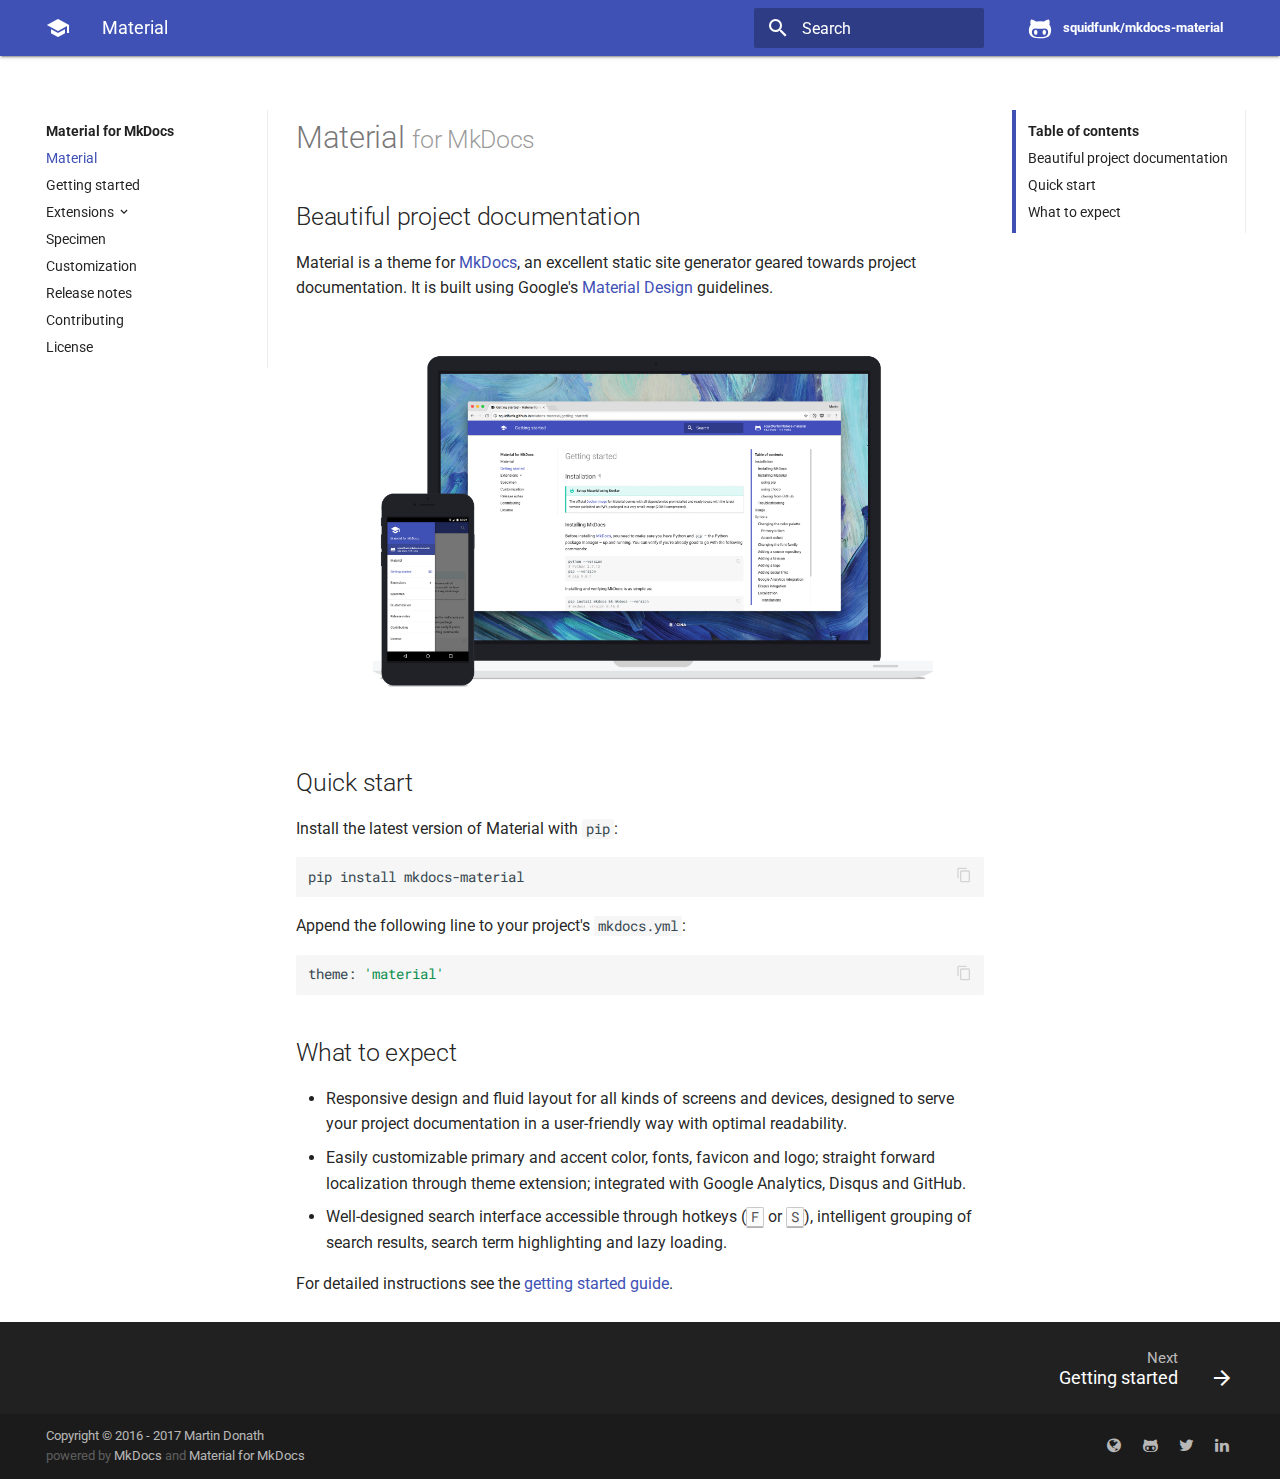
<file: index.html>
<!DOCTYPE html>
<html lang="en" class="no-js">
  <head>
    
      <meta charset="utf-8">
      <meta name="viewport" content="width=device-width,initial-scale=1">
      <meta http-equiv="x-ua-compatible" content="ie=edge">
      
        <meta name="description" content="A Material Design theme for MkDocs">
      
      
        <link rel="canonical" href="http://squidfunk.github.io/mkdocs-material/">
      
      
        <meta name="author" content="Martin Donath">
      
      
        <link rel="shortcut icon" href="./assets/images/favicon.png">
      
      <meta name="generator" content="mkdocs-0.16.3, mkdocs-material-1.10.3">
    
    
      
        <title>Material for MkDocs</title>
      
    
    
      <script src="./assets/javascripts/modernizr-e826f8942a.js"></script>
    
    
      <link rel="stylesheet" href="./assets/stylesheets/application-9011e2d3f8.css">
      
        <link rel="stylesheet" href="./assets/stylesheets/application-23f75ab9c7.palette.css">
      
    
    
      
        
        
        
        <link rel="stylesheet" href="https://fonts.googleapis.com/css?family=Roboto:300,400,400i,700|Roboto+Mono">
        <style>body,input{font-family:"Roboto","Helvetica Neue",Helvetica,Arial,sans-serif}code,kbd,pre{font-family:"Roboto Mono","Courier New",Courier,monospace}</style>
      
      <link rel="stylesheet" href="https://fonts.googleapis.com/icon?family=Material+Icons">
    
    
    
  </head>
  
  
  
  
    <body data-md-color-primary="indigo" data-md-color-accent="indigo">
  
    <svg class="md-svg">
      <defs>
        
        
          <svg xmlns="http://www.w3.org/2000/svg" width="416" height="448" viewBox="0 0 416 448" id="github"><path fill="currentColor" d="M160 304q0 10-3.125 20.5t-10.75 19T128 352t-18.125-8.5-10.75-19T96 304t3.125-20.5 10.75-19T128 256t18.125 8.5 10.75 19T160 304zm160 0q0 10-3.125 20.5t-10.75 19T288 352t-18.125-8.5-10.75-19T256 304t3.125-20.5 10.75-19T288 256t18.125 8.5 10.75 19T320 304zm40 0q0-30-17.25-51T296 232q-10.25 0-48.75 5.25Q229.5 240 208 240t-39.25-2.75Q130.75 232 120 232q-29.5 0-46.75 21T56 304q0 22 8 38.375t20.25 25.75 30.5 15 35 7.375 37.25 1.75h42q20.5 0 37.25-1.75t35-7.375 30.5-15 20.25-25.75T360 304zm56-44q0 51.75-15.25 82.75-9.5 19.25-26.375 33.25t-35.25 21.5-42.5 11.875-42.875 5.5T212 416q-19.5 0-35.5-.75t-36.875-3.125-38.125-7.5-34.25-12.875T37 371.5t-21.5-28.75Q0 312 0 260q0-59.25 34-99-6.75-20.5-6.75-42.5 0-29 12.75-54.5 27 0 47.5 9.875t47.25 30.875Q171.5 96 212 96q37 0 70 8 26.25-20.5 46.75-30.25T376 64q12.75 25.5 12.75 54.5 0 21.75-6.75 42 34 40 34 99.5z"/></svg>
        
      </defs>
    </svg>
    <input class="md-toggle" data-md-toggle="drawer" type="checkbox" id="drawer">
    <input class="md-toggle" data-md-toggle="search" type="checkbox" id="search">
    <label class="md-overlay" data-md-component="overlay" for="drawer"></label>
    
      <header class="md-header" data-md-component="header">
  <nav class="md-header-nav md-grid">
    <div class="md-flex">
      <div class="md-flex__cell md-flex__cell--shrink">
        <a href="http://squidfunk.github.io/mkdocs-material/" title="Material for MkDocs" class="md-header-nav__button md-logo">
          
            <i class="md-icon md-icon--home"></i>
          
        </a>
      </div>
      <div class="md-flex__cell md-flex__cell--shrink">
        <label class="md-icon md-icon--menu md-header-nav__button" for="drawer"></label>
      </div>
      <div class="md-flex__cell md-flex__cell--stretch">
        <span class="md-flex__ellipsis md-header-nav__title">
          
            
              
            
            Material
          
        </span>
      </div>
      <div class="md-flex__cell md-flex__cell--shrink">
        
          <label class="md-icon md-icon--search md-header-nav__button" for="search"></label>
          
<div class="md-search" data-md-component="search" role="dialog">
  <label class="md-search__overlay" for="search"></label>
  <div class="md-search__inner">
    <form class="md-search__form" name="search">
      <input type="text" class="md-search__input" name="query" required placeholder="Search" autocapitalize="off" autocorrect="off" autocomplete="off" spellcheck="false" data-md-component="query">
      <label class="md-icon md-search__icon" for="search"></label>
      <button type="reset" class="md-icon md-search__icon" data-md-component="reset">&#xE5CD;</button>
    </form>
    <div class="md-search__output">
      <div class="md-search__scrollwrap" data-md-scrollfix>
        <div class="md-search-result" data-md-component="result" data-md-lang-search="" data-md-lang-tokenizer="[\s\-]+">
          <div class="md-search-result__meta" data-md-lang-result-none="No matching documents" data-md-lang-result-one="1 matching document" data-md-lang-result-other="# matching documents">
            Type to start searching
          </div>
          <ol class="md-search-result__list"></ol>
        </div>
      </div>
    </div>
  </div>
</div>
        
      </div>
      
        <div class="md-flex__cell md-flex__cell--shrink">
          <div class="md-header-nav__source">
            


  


  <a href="https://github.com/squidfunk/mkdocs-material" title="Go to repository" class="md-source" data-md-source="github">
    
      <div class="md-source__icon">
        <svg viewBox="0 0 24 24" width="24" height="24">
          <use xlink:href="#github" width="24" height="24"></use>
        </svg>
      </div>
    
    <div class="md-source__repository">
      squidfunk/mkdocs-material
    </div>
  </a>

          </div>
        </div>
      
    </div>
  </nav>
</header>
    
    <div class="md-container">
      
      
      
      <main class="md-main">
        <div class="md-main__inner md-grid" data-md-component="container">
          
            
              <div class="md-sidebar md-sidebar--primary" data-md-component="navigation">
                <div class="md-sidebar__scrollwrap">
                  <div class="md-sidebar__inner">
                    <nav class="md-nav md-nav--primary" data-md-level="0">
  <label class="md-nav__title md-nav__title--site" for="drawer">
    <div class="md-nav__button md-logo">
      
        <i class="md-icon md-icon--home"></i>
      
    </div>
    Material for MkDocs
  </label>
  
    <div class="md-nav__source">
      


  


  <a href="https://github.com/squidfunk/mkdocs-material" title="Go to repository" class="md-source" data-md-source="github">
    
      <div class="md-source__icon">
        <svg viewBox="0 0 24 24" width="24" height="24">
          <use xlink:href="#github" width="24" height="24"></use>
        </svg>
      </div>
    
    <div class="md-source__repository">
      squidfunk/mkdocs-material
    </div>
  </a>

    </div>
  
  <ul class="md-nav__list" data-md-scrollfix>
    
      
      
      

  


  <li class="md-nav__item md-nav__item--active">
    
    <input class="md-toggle md-nav__toggle" data-md-toggle="toc" type="checkbox" id="toc">
    
      
    
    
      <label class="md-nav__link md-nav__link--active" for="toc">
        Material
      </label>
    
    <a href="." title="Material" class="md-nav__link md-nav__link--active">
      Material
    </a>
    
      
<nav class="md-nav md-nav--secondary">
  
  
    
  
  
    <label class="md-nav__title" for="toc">Table of contents</label>
    <ul class="md-nav__list" data-md-scrollfix>
      
        <li class="md-nav__item">
  <a href="#beautiful-project-documentation" title="Beautiful project documentation" class="md-nav__link">
    Beautiful project documentation
  </a>
  
</li>
      
        <li class="md-nav__item">
  <a href="#quick-start" title="Quick start" class="md-nav__link">
    Quick start
  </a>
  
</li>
      
        <li class="md-nav__item">
  <a href="#what-to-expect" title="What to expect" class="md-nav__link">
    What to expect
  </a>
  
</li>
      
      
      
    </ul>
  
</nav>
    
  </li>

    
      
      
      


  <li class="md-nav__item">
    <a href="getting-started/" title="Getting started" class="md-nav__link">
      Getting started
    </a>
  </li>

    
      
      
      


  <li class="md-nav__item md-nav__item--nested">
    
      <input class="md-toggle md-nav__toggle" data-md-toggle="nav-3" type="checkbox" id="nav-3">
    
    <label class="md-nav__link" for="nav-3">
      Extensions
    </label>
    <nav class="md-nav" data-md-component="collapsible" data-md-level="1">
      <label class="md-nav__title" for="nav-3">
        Extensions
      </label>
      <ul class="md-nav__list" data-md-scrollfix>
        
        
          
          
          


  <li class="md-nav__item">
    <a href="extensions/admonition/" title="Admonition" class="md-nav__link">
      Admonition
    </a>
  </li>

        
          
          
          


  <li class="md-nav__item">
    <a href="extensions/codehilite/" title="CodeHilite" class="md-nav__link">
      CodeHilite
    </a>
  </li>

        
          
          
          


  <li class="md-nav__item">
    <a href="extensions/footnotes/" title="Footnotes" class="md-nav__link">
      Footnotes
    </a>
  </li>

        
          
          
          


  <li class="md-nav__item">
    <a href="extensions/metadata/" title="Metadata" class="md-nav__link">
      Metadata
    </a>
  </li>

        
          
          
          


  <li class="md-nav__item">
    <a href="extensions/permalinks/" title="Permalinks" class="md-nav__link">
      Permalinks
    </a>
  </li>

        
          
          
          


  <li class="md-nav__item">
    <a href="extensions/pymdown/" title="PyMdown" class="md-nav__link">
      PyMdown
    </a>
  </li>

        
      </ul>
    </nav>
  </li>

    
      
      
      


  <li class="md-nav__item">
    <a href="specimen/" title="Specimen" class="md-nav__link">
      Specimen
    </a>
  </li>

    
      
      
      


  <li class="md-nav__item">
    <a href="customization/" title="Customization" class="md-nav__link">
      Customization
    </a>
  </li>

    
      
      
      


  <li class="md-nav__item">
    <a href="release-notes/" title="Release notes" class="md-nav__link">
      Release notes
    </a>
  </li>

    
      
      
      


  <li class="md-nav__item">
    <a href="contributing/" title="Contributing" class="md-nav__link">
      Contributing
    </a>
  </li>

    
      
      
      


  <li class="md-nav__item">
    <a href="license/" title="License" class="md-nav__link">
      License
    </a>
  </li>

    
  </ul>
</nav>
                  </div>
                </div>
              </div>
            
            
              <div class="md-sidebar md-sidebar--secondary" data-md-component="toc">
                <div class="md-sidebar__scrollwrap">
                  <div class="md-sidebar__inner">
                    
<nav class="md-nav md-nav--secondary">
  
  
    
  
  
    <label class="md-nav__title" for="toc">Table of contents</label>
    <ul class="md-nav__list" data-md-scrollfix>
      
        <li class="md-nav__item">
  <a href="#beautiful-project-documentation" title="Beautiful project documentation" class="md-nav__link">
    Beautiful project documentation
  </a>
  
</li>
      
        <li class="md-nav__item">
  <a href="#quick-start" title="Quick start" class="md-nav__link">
    Quick start
  </a>
  
</li>
      
        <li class="md-nav__item">
  <a href="#what-to-expect" title="What to expect" class="md-nav__link">
    What to expect
  </a>
  
</li>
      
      
      
    </ul>
  
</nav>
                  </div>
                </div>
              </div>
            
          
          <div class="md-content">
            <article class="md-content__inner md-typeset">
              
                
                
                <h1 id="material-for-mkdocs">Material <small>for MkDocs</small><a class="headerlink" href="#material-for-mkdocs" title="Permanent link">&para;</a></h1>
<h2 id="beautiful-project-documentation">Beautiful project documentation<a class="headerlink" href="#beautiful-project-documentation" title="Permanent link">&para;</a></h2>
<p>Material is a theme for <a href="http://www.mkdocs.org">MkDocs</a>, an excellent static site generator geared
towards project documentation. It is built using Google's <a href="https://material.io/guidelines/material-design/">Material Design</a>
guidelines.</p>
<p><a href="./images/material.png"><img alt="Material for MkDocs" src="./images/material.png" /></a></p>
<h2 id="quick-start">Quick start<a class="headerlink" href="#quick-start" title="Permanent link">&para;</a></h2>
<p>Install the latest version of Material with <code>pip</code>:</p>
<div class="codehilite"><pre><span></span>pip install mkdocs-material
</pre></div>

<p>Append the following line to your project's <code>mkdocs.yml</code>:</p>
<div class="codehilite"><pre><span></span><span class="l l-Scalar l-Scalar-Plain">theme</span><span class="p p-Indicator">:</span> <span class="s">&#39;material&#39;</span>
</pre></div>

<h2 id="what-to-expect">What to expect<a class="headerlink" href="#what-to-expect" title="Permanent link">&para;</a></h2>
<ul>
<li>
<p>Responsive design and fluid layout for all kinds of screens and devices,
  designed to serve your project documentation in a user-friendly way with
  optimal readability.</p>
</li>
<li>
<p>Easily customizable primary and accent color, fonts, favicon and logo;
  straight forward localization through theme extension; integrated with Google
  Analytics, Disqus and GitHub.</p>
</li>
<li>
<p>Well-designed search interface accessible through hotkeys (<kbd>F</kbd> or
  <kbd>S</kbd>), intelligent grouping of search results, search term
  highlighting and lazy loading.</p>
</li>
</ul>
<p>For detailed instructions see the <a href="getting-started/">getting started guide</a>.</p>
                
                  
                
              
              
                
              
            </article>
          </div>
        </div>
      </main>
      
        
<footer class="md-footer">
  
    <div class="md-footer-nav">
      <nav class="md-footer-nav__inner md-grid">
        
        
          <a href="getting-started/" title="Getting started" class="md-flex md-footer-nav__link md-footer-nav__link--next" rel="next">
            <div class="md-flex__cell md-flex__cell--stretch md-footer-nav__title">
              <span class="md-flex__ellipsis">
                <span class="md-footer-nav__direction">
                  Next
                </span>
                Getting started
              </span>
            </div>
            <div class="md-flex__cell md-flex__cell--shrink">
              <i class="md-icon md-icon--arrow-forward md-footer-nav__button"></i>
            </div>
          </a>
        
      </nav>
    </div>
  
  <div class="md-footer-meta md-typeset">
    <div class="md-footer-meta__inner md-grid">
      <div class="md-footer-copyright">
        
          <div class="md-footer-copyright__highlight">
            Copyright &copy; 2016 - 2017 Martin Donath
          </div>
        
        powered by
        <a href="http://www.mkdocs.org" title="MkDocs">MkDocs</a>
        and
        <a href="http://squidfunk.github.io/mkdocs-material/" title="Material for MkDocs">
          Material for MkDocs</a>
      </div>
      
        
  <div class="md-footer-social">
    
    <link rel="stylesheet" href="https://cdnjs.cloudflare.com/ajax/libs/font-awesome/4.7.0/css/font-awesome.min.css">
    
      <a href="http://struct.cc" class="md-footer-social__link fa fa-globe"></a>
    
      <a href="https://github.com/squidfunk" class="md-footer-social__link fa fa-github-alt"></a>
    
      <a href="https://twitter.com/squidfunk" class="md-footer-social__link fa fa-twitter"></a>
    
      <a href="https://linkedin.com/in/squidfunk" class="md-footer-social__link fa fa-linkedin"></a>
    
  </div>

      
    </div>
  </div>
</footer>
      
    </div>
    
      <script src="./assets/javascripts/application-683e1b679e.js"></script>
      
      
      <script>app.initialize({url:{base:"."}})</script>
      
    
    
      
      <script>!function(e,t,a,n,o,c,i){e.GoogleAnalyticsObject=o,e[o]=e[o]||function(){(e[o].q=e[o].q||[]).push(arguments)},e[o].l=1*new Date,c=t.createElement(a),i=t.getElementsByTagName(a)[0],c.async=1,c.src=n,i.parentNode.insertBefore(c,i)}(window,document,"script","https://www.google-analytics.com/analytics.js","ga"),ga("create","UA-73586301-1","auto"),ga("set","anonymizeIp",!0),ga("send","pageview");var links=document.getElementsByTagName("a");Array.prototype.map.call(links,function(e){e.host!=document.location.host&&e.addEventListener("click",function(){var t=e.getAttribute("data-md-action")||"follow";ga("send","event","outbound",t,e.href)})});var query=document.forms.search.query;query.addEventListener("blur",function(){if(this.value){var e=document.location.pathname;ga("send","pageview",e+"?q="+this.value)}})</script>
      
    
  </body>
</html>
</file>
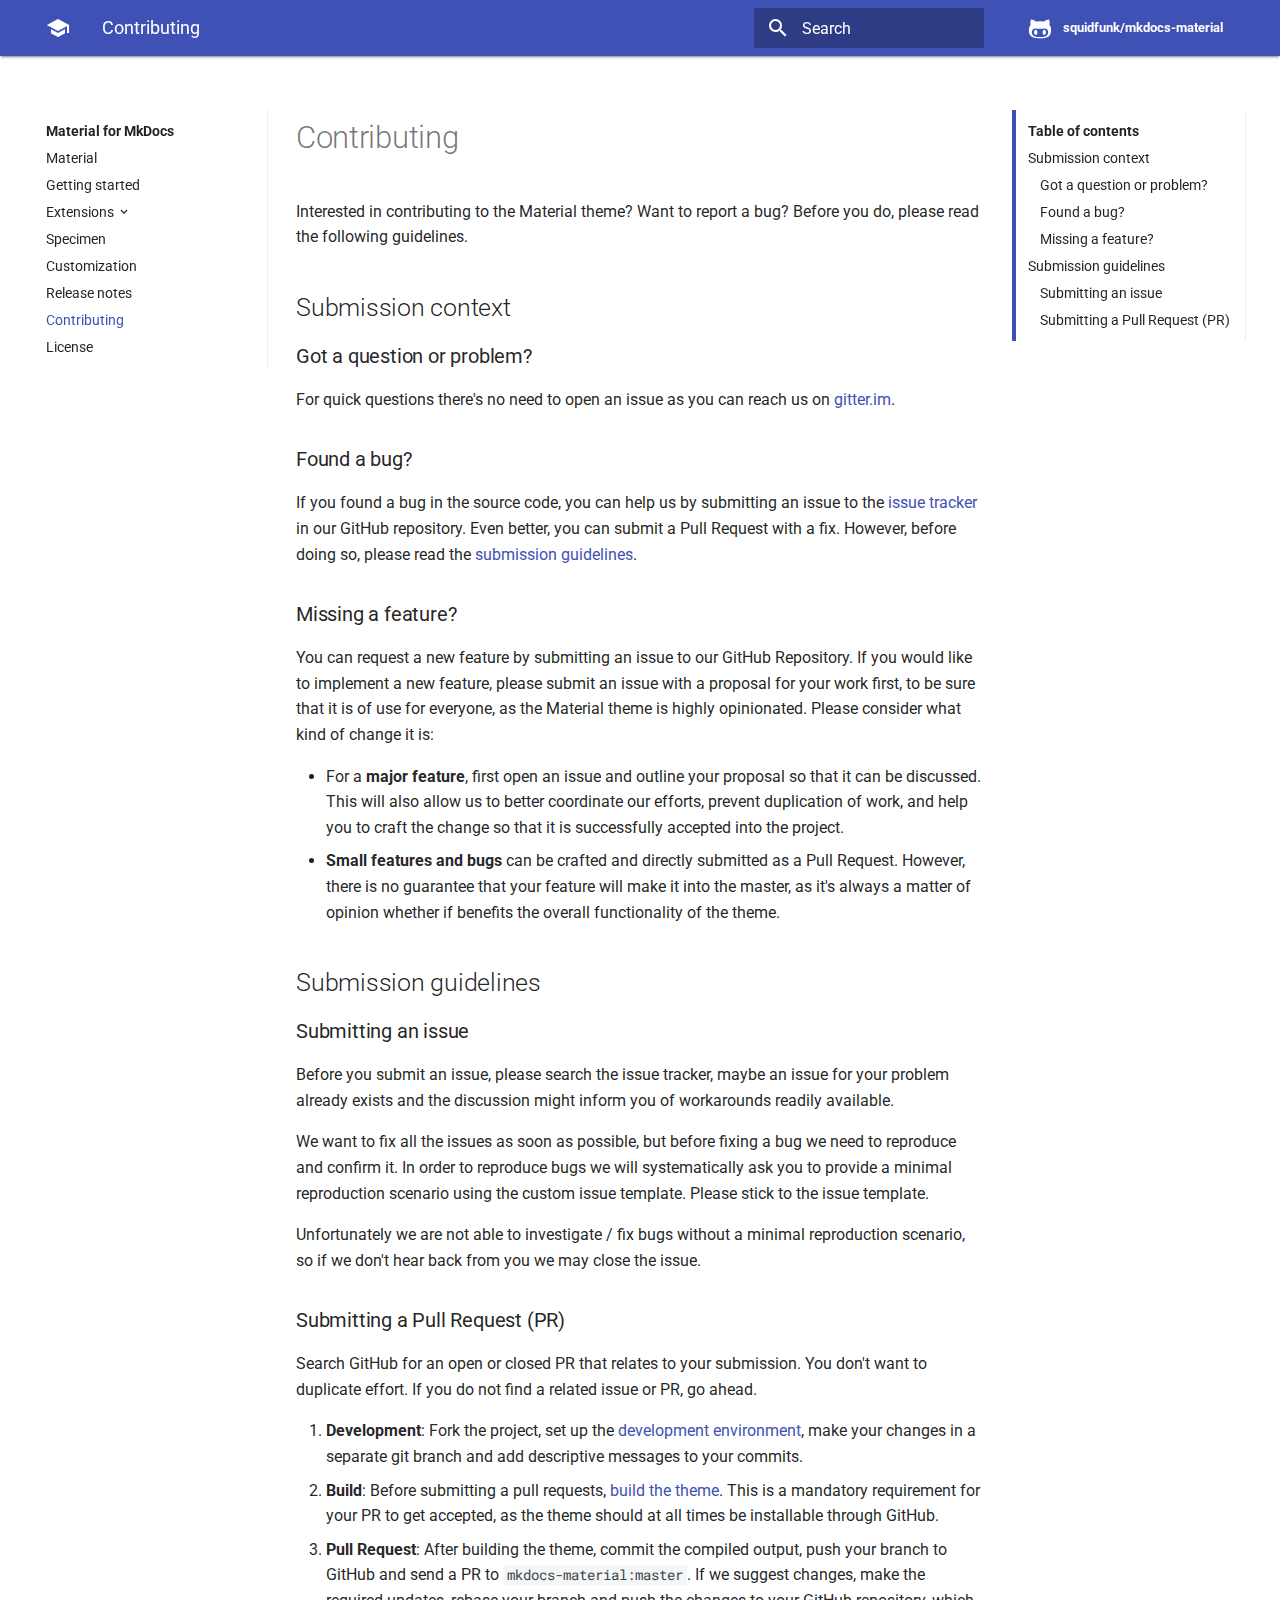
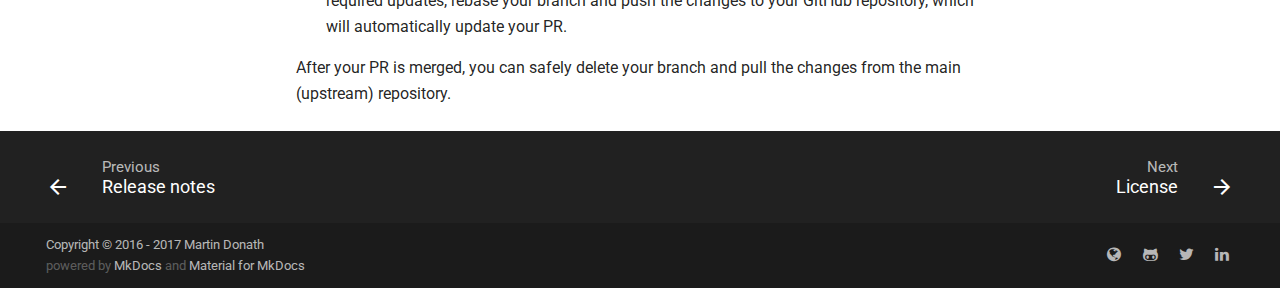
<file: contributing/index.html>
<!DOCTYPE html>
<html lang="en" class="no-js">
  <head>
    
      <meta charset="utf-8">
      <meta name="viewport" content="width=device-width,initial-scale=1">
      <meta http-equiv="x-ua-compatible" content="ie=edge">
      
        <meta name="description" content="A Material Design theme for MkDocs">
      
      
        <link rel="canonical" href="http://squidfunk.github.io/mkdocs-material/contributing/">
      
      
        <meta name="author" content="Martin Donath">
      
      
        <link rel="shortcut icon" href="../assets/images/favicon.png">
      
      <meta name="generator" content="mkdocs-0.16.3, mkdocs-material-1.10.3">
    
    
      
        <title>Contributing - Material for MkDocs</title>
      
    
    
      <script src="../assets/javascripts/modernizr-e826f8942a.js"></script>
    
    
      <link rel="stylesheet" href="../assets/stylesheets/application-9011e2d3f8.css">
      
        <link rel="stylesheet" href="../assets/stylesheets/application-23f75ab9c7.palette.css">
      
    
    
      
        
        
        
        <link rel="stylesheet" href="https://fonts.googleapis.com/css?family=Roboto:300,400,400i,700|Roboto+Mono">
        <style>body,input{font-family:"Roboto","Helvetica Neue",Helvetica,Arial,sans-serif}code,kbd,pre{font-family:"Roboto Mono","Courier New",Courier,monospace}</style>
      
      <link rel="stylesheet" href="https://fonts.googleapis.com/icon?family=Material+Icons">
    
    
    
  </head>
  
  
  
  
    <body data-md-color-primary="indigo" data-md-color-accent="indigo">
  
    <svg class="md-svg">
      <defs>
        
        
          <svg xmlns="http://www.w3.org/2000/svg" width="416" height="448" viewBox="0 0 416 448" id="github"><path fill="currentColor" d="M160 304q0 10-3.125 20.5t-10.75 19T128 352t-18.125-8.5-10.75-19T96 304t3.125-20.5 10.75-19T128 256t18.125 8.5 10.75 19T160 304zm160 0q0 10-3.125 20.5t-10.75 19T288 352t-18.125-8.5-10.75-19T256 304t3.125-20.5 10.75-19T288 256t18.125 8.5 10.75 19T320 304zm40 0q0-30-17.25-51T296 232q-10.25 0-48.75 5.25Q229.5 240 208 240t-39.25-2.75Q130.75 232 120 232q-29.5 0-46.75 21T56 304q0 22 8 38.375t20.25 25.75 30.5 15 35 7.375 37.25 1.75h42q20.5 0 37.25-1.75t35-7.375 30.5-15 20.25-25.75T360 304zm56-44q0 51.75-15.25 82.75-9.5 19.25-26.375 33.25t-35.25 21.5-42.5 11.875-42.875 5.5T212 416q-19.5 0-35.5-.75t-36.875-3.125-38.125-7.5-34.25-12.875T37 371.5t-21.5-28.75Q0 312 0 260q0-59.25 34-99-6.75-20.5-6.75-42.5 0-29 12.75-54.5 27 0 47.5 9.875t47.25 30.875Q171.5 96 212 96q37 0 70 8 26.25-20.5 46.75-30.25T376 64q12.75 25.5 12.75 54.5 0 21.75-6.75 42 34 40 34 99.5z"/></svg>
        
      </defs>
    </svg>
    <input class="md-toggle" data-md-toggle="drawer" type="checkbox" id="drawer">
    <input class="md-toggle" data-md-toggle="search" type="checkbox" id="search">
    <label class="md-overlay" data-md-component="overlay" for="drawer"></label>
    
      <header class="md-header" data-md-component="header">
  <nav class="md-header-nav md-grid">
    <div class="md-flex">
      <div class="md-flex__cell md-flex__cell--shrink">
        <a href="http://squidfunk.github.io/mkdocs-material/" title="Material for MkDocs" class="md-header-nav__button md-logo">
          
            <i class="md-icon md-icon--home"></i>
          
        </a>
      </div>
      <div class="md-flex__cell md-flex__cell--shrink">
        <label class="md-icon md-icon--menu md-header-nav__button" for="drawer"></label>
      </div>
      <div class="md-flex__cell md-flex__cell--stretch">
        <span class="md-flex__ellipsis md-header-nav__title">
          
            
              
            
            Contributing
          
        </span>
      </div>
      <div class="md-flex__cell md-flex__cell--shrink">
        
          <label class="md-icon md-icon--search md-header-nav__button" for="search"></label>
          
<div class="md-search" data-md-component="search" role="dialog">
  <label class="md-search__overlay" for="search"></label>
  <div class="md-search__inner">
    <form class="md-search__form" name="search">
      <input type="text" class="md-search__input" name="query" required placeholder="Search" autocapitalize="off" autocorrect="off" autocomplete="off" spellcheck="false" data-md-component="query">
      <label class="md-icon md-search__icon" for="search"></label>
      <button type="reset" class="md-icon md-search__icon" data-md-component="reset">&#xE5CD;</button>
    </form>
    <div class="md-search__output">
      <div class="md-search__scrollwrap" data-md-scrollfix>
        <div class="md-search-result" data-md-component="result" data-md-lang-search="" data-md-lang-tokenizer="[\s\-]+">
          <div class="md-search-result__meta" data-md-lang-result-none="No matching documents" data-md-lang-result-one="1 matching document" data-md-lang-result-other="# matching documents">
            Type to start searching
          </div>
          <ol class="md-search-result__list"></ol>
        </div>
      </div>
    </div>
  </div>
</div>
        
      </div>
      
        <div class="md-flex__cell md-flex__cell--shrink">
          <div class="md-header-nav__source">
            


  


  <a href="https://github.com/squidfunk/mkdocs-material" title="Go to repository" class="md-source" data-md-source="github">
    
      <div class="md-source__icon">
        <svg viewBox="0 0 24 24" width="24" height="24">
          <use xlink:href="#github" width="24" height="24"></use>
        </svg>
      </div>
    
    <div class="md-source__repository">
      squidfunk/mkdocs-material
    </div>
  </a>

          </div>
        </div>
      
    </div>
  </nav>
</header>
    
    <div class="md-container">
      
      
      
      <main class="md-main">
        <div class="md-main__inner md-grid" data-md-component="container">
          
            
              <div class="md-sidebar md-sidebar--primary" data-md-component="navigation">
                <div class="md-sidebar__scrollwrap">
                  <div class="md-sidebar__inner">
                    <nav class="md-nav md-nav--primary" data-md-level="0">
  <label class="md-nav__title md-nav__title--site" for="drawer">
    <div class="md-nav__button md-logo">
      
        <i class="md-icon md-icon--home"></i>
      
    </div>
    Material for MkDocs
  </label>
  
    <div class="md-nav__source">
      


  


  <a href="https://github.com/squidfunk/mkdocs-material" title="Go to repository" class="md-source" data-md-source="github">
    
      <div class="md-source__icon">
        <svg viewBox="0 0 24 24" width="24" height="24">
          <use xlink:href="#github" width="24" height="24"></use>
        </svg>
      </div>
    
    <div class="md-source__repository">
      squidfunk/mkdocs-material
    </div>
  </a>

    </div>
  
  <ul class="md-nav__list" data-md-scrollfix>
    
      
      
      


  <li class="md-nav__item">
    <a href=".." title="Material" class="md-nav__link">
      Material
    </a>
  </li>

    
      
      
      


  <li class="md-nav__item">
    <a href="../getting-started/" title="Getting started" class="md-nav__link">
      Getting started
    </a>
  </li>

    
      
      
      


  <li class="md-nav__item md-nav__item--nested">
    
      <input class="md-toggle md-nav__toggle" data-md-toggle="nav-3" type="checkbox" id="nav-3">
    
    <label class="md-nav__link" for="nav-3">
      Extensions
    </label>
    <nav class="md-nav" data-md-component="collapsible" data-md-level="1">
      <label class="md-nav__title" for="nav-3">
        Extensions
      </label>
      <ul class="md-nav__list" data-md-scrollfix>
        
        
          
          
          


  <li class="md-nav__item">
    <a href="../extensions/admonition/" title="Admonition" class="md-nav__link">
      Admonition
    </a>
  </li>

        
          
          
          


  <li class="md-nav__item">
    <a href="../extensions/codehilite/" title="CodeHilite" class="md-nav__link">
      CodeHilite
    </a>
  </li>

        
          
          
          


  <li class="md-nav__item">
    <a href="../extensions/footnotes/" title="Footnotes" class="md-nav__link">
      Footnotes
    </a>
  </li>

        
          
          
          


  <li class="md-nav__item">
    <a href="../extensions/metadata/" title="Metadata" class="md-nav__link">
      Metadata
    </a>
  </li>

        
          
          
          


  <li class="md-nav__item">
    <a href="../extensions/permalinks/" title="Permalinks" class="md-nav__link">
      Permalinks
    </a>
  </li>

        
          
          
          


  <li class="md-nav__item">
    <a href="../extensions/pymdown/" title="PyMdown" class="md-nav__link">
      PyMdown
    </a>
  </li>

        
      </ul>
    </nav>
  </li>

    
      
      
      


  <li class="md-nav__item">
    <a href="../specimen/" title="Specimen" class="md-nav__link">
      Specimen
    </a>
  </li>

    
      
      
      


  <li class="md-nav__item">
    <a href="../customization/" title="Customization" class="md-nav__link">
      Customization
    </a>
  </li>

    
      
      
      


  <li class="md-nav__item">
    <a href="../release-notes/" title="Release notes" class="md-nav__link">
      Release notes
    </a>
  </li>

    
      
      
      

  


  <li class="md-nav__item md-nav__item--active">
    
    <input class="md-toggle md-nav__toggle" data-md-toggle="toc" type="checkbox" id="toc">
    
      
    
    
      <label class="md-nav__link md-nav__link--active" for="toc">
        Contributing
      </label>
    
    <a href="./" title="Contributing" class="md-nav__link md-nav__link--active">
      Contributing
    </a>
    
      
<nav class="md-nav md-nav--secondary">
  
  
    
  
  
    <label class="md-nav__title" for="toc">Table of contents</label>
    <ul class="md-nav__list" data-md-scrollfix>
      
        <li class="md-nav__item">
  <a href="#submission-context" title="Submission context" class="md-nav__link">
    Submission context
  </a>
  
    <nav class="md-nav">
      <ul class="md-nav__list">
        
          <li class="md-nav__item">
  <a href="#got-a-question-or-problem" title="Got a question or problem?" class="md-nav__link">
    Got a question or problem?
  </a>
  
</li>
        
          <li class="md-nav__item">
  <a href="#found-a-bug" title="Found a bug?" class="md-nav__link">
    Found a bug?
  </a>
  
</li>
        
          <li class="md-nav__item">
  <a href="#missing-a-feature" title="Missing a feature?" class="md-nav__link">
    Missing a feature?
  </a>
  
</li>
        
      </ul>
    </nav>
  
</li>
      
        <li class="md-nav__item">
  <a href="#submission-guidelines" title="Submission guidelines" class="md-nav__link">
    Submission guidelines
  </a>
  
    <nav class="md-nav">
      <ul class="md-nav__list">
        
          <li class="md-nav__item">
  <a href="#submitting-an-issue" title="Submitting an issue" class="md-nav__link">
    Submitting an issue
  </a>
  
</li>
        
          <li class="md-nav__item">
  <a href="#submitting-a-pull-request-pr" title="Submitting a Pull Request (PR)" class="md-nav__link">
    Submitting a Pull Request (PR)
  </a>
  
</li>
        
      </ul>
    </nav>
  
</li>
      
      
      
    </ul>
  
</nav>
    
  </li>

    
      
      
      


  <li class="md-nav__item">
    <a href="../license/" title="License" class="md-nav__link">
      License
    </a>
  </li>

    
  </ul>
</nav>
                  </div>
                </div>
              </div>
            
            
              <div class="md-sidebar md-sidebar--secondary" data-md-component="toc">
                <div class="md-sidebar__scrollwrap">
                  <div class="md-sidebar__inner">
                    
<nav class="md-nav md-nav--secondary">
  
  
    
  
  
    <label class="md-nav__title" for="toc">Table of contents</label>
    <ul class="md-nav__list" data-md-scrollfix>
      
        <li class="md-nav__item">
  <a href="#submission-context" title="Submission context" class="md-nav__link">
    Submission context
  </a>
  
    <nav class="md-nav">
      <ul class="md-nav__list">
        
          <li class="md-nav__item">
  <a href="#got-a-question-or-problem" title="Got a question or problem?" class="md-nav__link">
    Got a question or problem?
  </a>
  
</li>
        
          <li class="md-nav__item">
  <a href="#found-a-bug" title="Found a bug?" class="md-nav__link">
    Found a bug?
  </a>
  
</li>
        
          <li class="md-nav__item">
  <a href="#missing-a-feature" title="Missing a feature?" class="md-nav__link">
    Missing a feature?
  </a>
  
</li>
        
      </ul>
    </nav>
  
</li>
      
        <li class="md-nav__item">
  <a href="#submission-guidelines" title="Submission guidelines" class="md-nav__link">
    Submission guidelines
  </a>
  
    <nav class="md-nav">
      <ul class="md-nav__list">
        
          <li class="md-nav__item">
  <a href="#submitting-an-issue" title="Submitting an issue" class="md-nav__link">
    Submitting an issue
  </a>
  
</li>
        
          <li class="md-nav__item">
  <a href="#submitting-a-pull-request-pr" title="Submitting a Pull Request (PR)" class="md-nav__link">
    Submitting a Pull Request (PR)
  </a>
  
</li>
        
      </ul>
    </nav>
  
</li>
      
      
      
    </ul>
  
</nav>
                  </div>
                </div>
              </div>
            
          
          <div class="md-content">
            <article class="md-content__inner md-typeset">
              
                
                
                <h1 id="contributing">Contributing<a class="headerlink" href="#contributing" title="Permanent link">&para;</a></h1>
<p>Interested in contributing to the Material theme? Want to report a bug? Before
you do, please read the following guidelines.</p>
<h2 id="submission-context">Submission context<a class="headerlink" href="#submission-context" title="Permanent link">&para;</a></h2>
<h3 id="got-a-question-or-problem">Got a question or problem?<a class="headerlink" href="#got-a-question-or-problem" title="Permanent link">&para;</a></h3>
<p>For quick questions there's no need to open an issue as you can reach us on
<a href="https://gitter.im/squidfunk/mkdocs-material">gitter.im</a>.</p>
<h3 id="found-a-bug">Found a bug?<a class="headerlink" href="#found-a-bug" title="Permanent link">&para;</a></h3>
<p>If you found a bug in the source code, you can help us by submitting an issue
to the <a href="https://github.com/squidfunk/mkdocs-material/issues">issue tracker</a> in our GitHub repository. Even better, you can submit
a Pull Request with a fix. However, before doing so, please read the
<a href="#submission-guidelines">submission guidelines</a>.</p>
<h3 id="missing-a-feature">Missing a feature?<a class="headerlink" href="#missing-a-feature" title="Permanent link">&para;</a></h3>
<p>You can request a new feature by submitting an issue to our GitHub Repository.
If you would like to implement a new feature, please submit an issue with a
proposal for your work first, to be sure that it is of use for everyone, as
the Material theme is highly opinionated. Please consider what kind of change
it is:</p>
<ul>
<li>
<p>For a <strong>major feature</strong>, first open an issue and outline your proposal so
  that it can be discussed. This will also allow us to better coordinate our
  efforts, prevent duplication of work, and help you to craft the change so
  that it is successfully accepted into the project.</p>
</li>
<li>
<p><strong>Small features and bugs</strong> can be crafted and directly submitted as a Pull
  Request. However, there is no guarantee that your feature will make it into
  the master, as it's always a matter of opinion whether if benefits the
  overall functionality of the theme.</p>
</li>
</ul>
<h2 id="submission-guidelines">Submission guidelines<a class="headerlink" href="#submission-guidelines" title="Permanent link">&para;</a></h2>
<h3 id="submitting-an-issue">Submitting an issue<a class="headerlink" href="#submitting-an-issue" title="Permanent link">&para;</a></h3>
<p>Before you submit an issue, please search the issue tracker, maybe an issue for
your problem already exists and the discussion might inform you of workarounds
readily available.</p>
<p>We want to fix all the issues as soon as possible, but before fixing a bug we
need to reproduce and confirm it. In order to reproduce bugs we will
systematically ask you to provide a minimal reproduction scenario using the
custom issue template. Please stick to the issue template.</p>
<p>Unfortunately we are not able to investigate / fix bugs without a minimal
reproduction scenario, so if we don't hear back from you we may close the issue.</p>
<h3 id="submitting-a-pull-request-pr">Submitting a Pull Request (PR)<a class="headerlink" href="#submitting-a-pull-request-pr" title="Permanent link">&para;</a></h3>
<p>Search GitHub for an open or closed PR that relates to your submission. You
don't want to duplicate effort. If you do not find a related issue or PR,
go ahead.</p>
<ol>
<li>
<p><strong>Development</strong>: Fork the project, set up the <a href="http://squidfunk.github.io/mkdocs-material/customization/#environment-setup">development environment</a>,
  make your changes in a separate git branch and add descriptive messages to
  your commits.</p>
</li>
<li>
<p><strong>Build</strong>: Before submitting a pull requests, <a href="http://squidfunk.github.io/mkdocs-material/customization/#build-process">build the theme</a>. This is
  a mandatory requirement for your PR to get accepted, as the theme should at
  all times be installable through GitHub.</p>
</li>
<li>
<p><strong>Pull Request</strong>: After building the theme, commit the compiled output, push
  your branch to GitHub and send a PR to <code>mkdocs-material:master</code>. If we
  suggest changes, make the required updates, rebase your branch and push the
  changes to your GitHub repository, which will automatically update your PR.</p>
</li>
</ol>
<p>After your PR is merged, you can safely delete your branch and pull the changes
from the main (upstream) repository.</p>
                
                  
                
              
              
                
              
            </article>
          </div>
        </div>
      </main>
      
        
<footer class="md-footer">
  
    <div class="md-footer-nav">
      <nav class="md-footer-nav__inner md-grid">
        
          <a href="../release-notes/" title="Release notes" class="md-flex md-footer-nav__link md-footer-nav__link--prev" rel="prev">
            <div class="md-flex__cell md-flex__cell--shrink">
              <i class="md-icon md-icon--arrow-back md-footer-nav__button"></i>
            </div>
            <div class="md-flex__cell md-flex__cell--stretch md-footer-nav__title">
              <span class="md-flex__ellipsis">
                <span class="md-footer-nav__direction">
                  Previous
                </span>
                Release notes
              </span>
            </div>
          </a>
        
        
          <a href="../license/" title="License" class="md-flex md-footer-nav__link md-footer-nav__link--next" rel="next">
            <div class="md-flex__cell md-flex__cell--stretch md-footer-nav__title">
              <span class="md-flex__ellipsis">
                <span class="md-footer-nav__direction">
                  Next
                </span>
                License
              </span>
            </div>
            <div class="md-flex__cell md-flex__cell--shrink">
              <i class="md-icon md-icon--arrow-forward md-footer-nav__button"></i>
            </div>
          </a>
        
      </nav>
    </div>
  
  <div class="md-footer-meta md-typeset">
    <div class="md-footer-meta__inner md-grid">
      <div class="md-footer-copyright">
        
          <div class="md-footer-copyright__highlight">
            Copyright &copy; 2016 - 2017 Martin Donath
          </div>
        
        powered by
        <a href="http://www.mkdocs.org" title="MkDocs">MkDocs</a>
        and
        <a href="http://squidfunk.github.io/mkdocs-material/" title="Material for MkDocs">
          Material for MkDocs</a>
      </div>
      
        
  <div class="md-footer-social">
    
    <link rel="stylesheet" href="https://cdnjs.cloudflare.com/ajax/libs/font-awesome/4.7.0/css/font-awesome.min.css">
    
      <a href="http://struct.cc" class="md-footer-social__link fa fa-globe"></a>
    
      <a href="https://github.com/squidfunk" class="md-footer-social__link fa fa-github-alt"></a>
    
      <a href="https://twitter.com/squidfunk" class="md-footer-social__link fa fa-twitter"></a>
    
      <a href="https://linkedin.com/in/squidfunk" class="md-footer-social__link fa fa-linkedin"></a>
    
  </div>

      
    </div>
  </div>
</footer>
      
    </div>
    
      <script src="../assets/javascripts/application-683e1b679e.js"></script>
      
      
      <script>app.initialize({url:{base:".."}})</script>
      
    
    
      
      <script>!function(e,t,a,n,o,c,i){e.GoogleAnalyticsObject=o,e[o]=e[o]||function(){(e[o].q=e[o].q||[]).push(arguments)},e[o].l=1*new Date,c=t.createElement(a),i=t.getElementsByTagName(a)[0],c.async=1,c.src=n,i.parentNode.insertBefore(c,i)}(window,document,"script","https://www.google-analytics.com/analytics.js","ga"),ga("create","UA-73586301-1","auto"),ga("set","anonymizeIp",!0),ga("send","pageview");var links=document.getElementsByTagName("a");Array.prototype.map.call(links,function(e){e.host!=document.location.host&&e.addEventListener("click",function(){var t=e.getAttribute("data-md-action")||"follow";ga("send","event","outbound",t,e.href)})});var query=document.forms.search.query;query.addEventListener("blur",function(){if(this.value){var e=document.location.pathname;ga("send","pageview",e+"?q="+this.value)}})</script>
      
    
  </body>
</html>
</file>
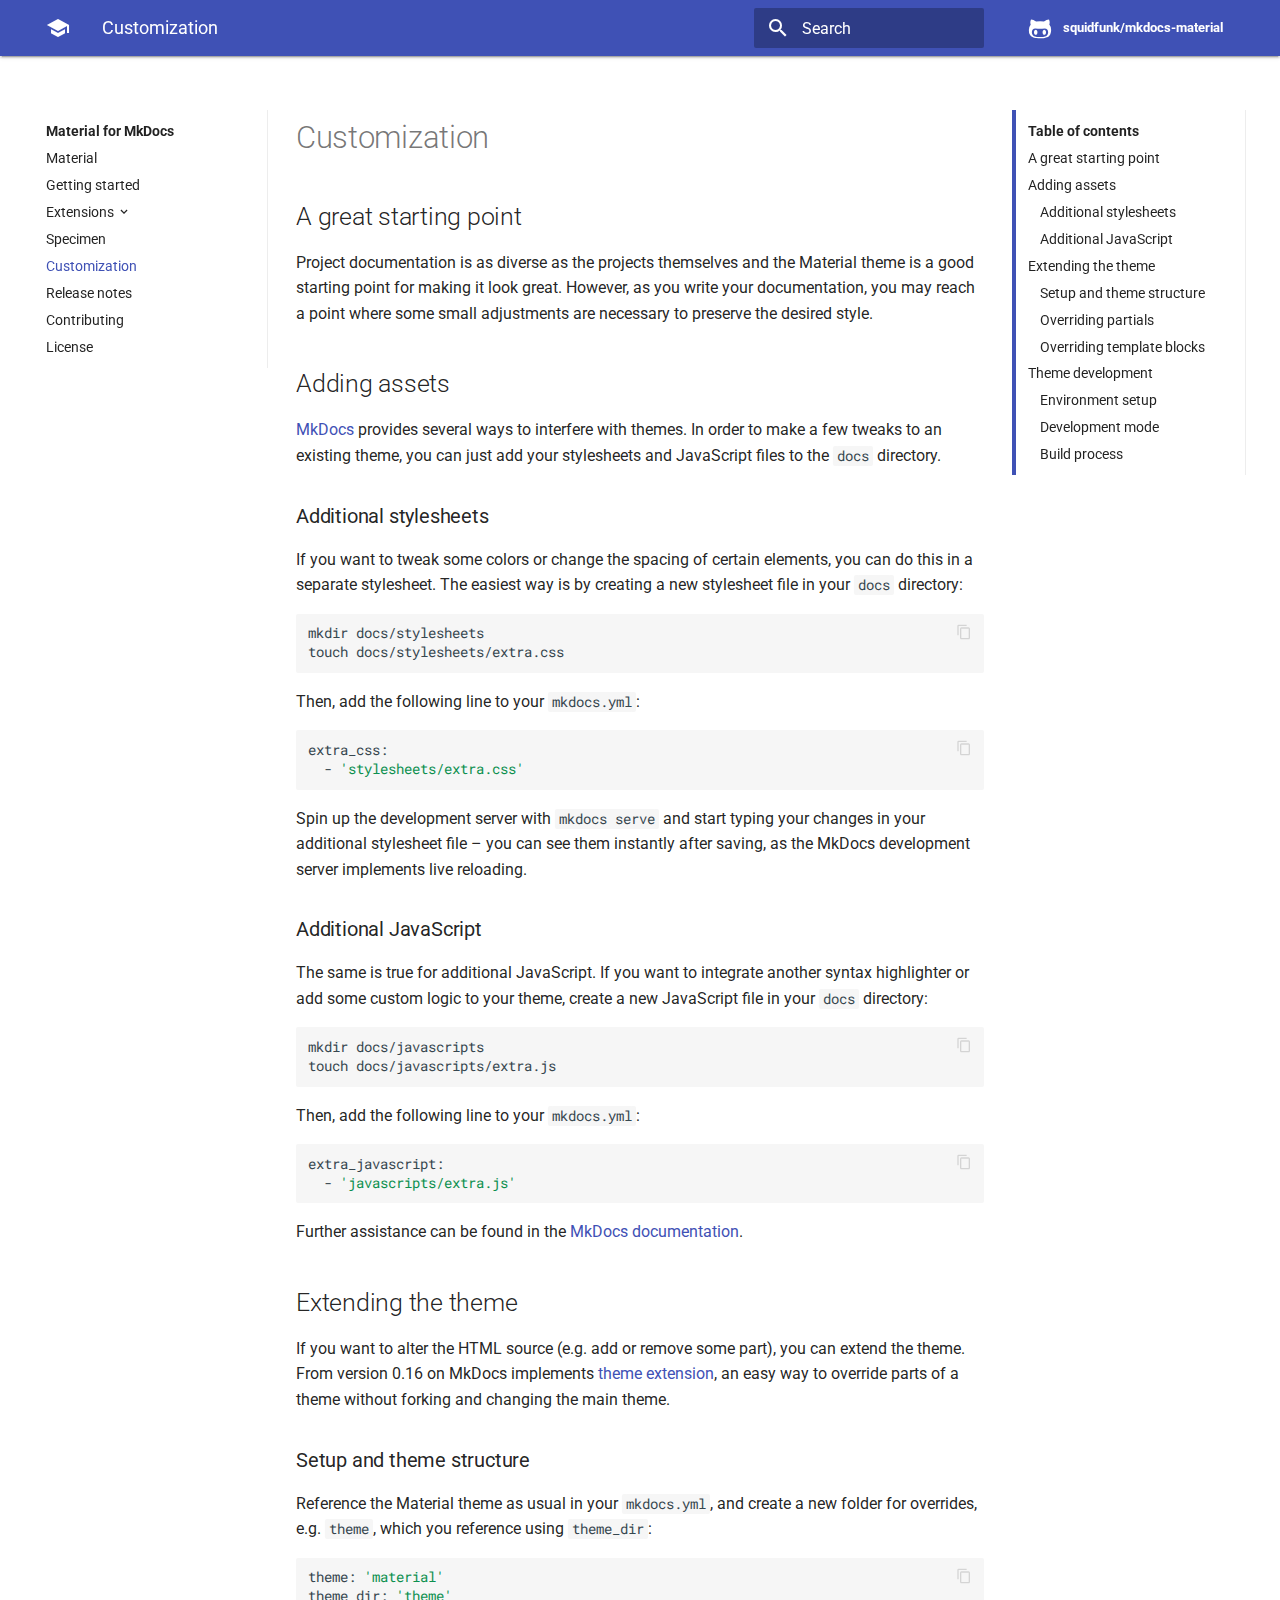
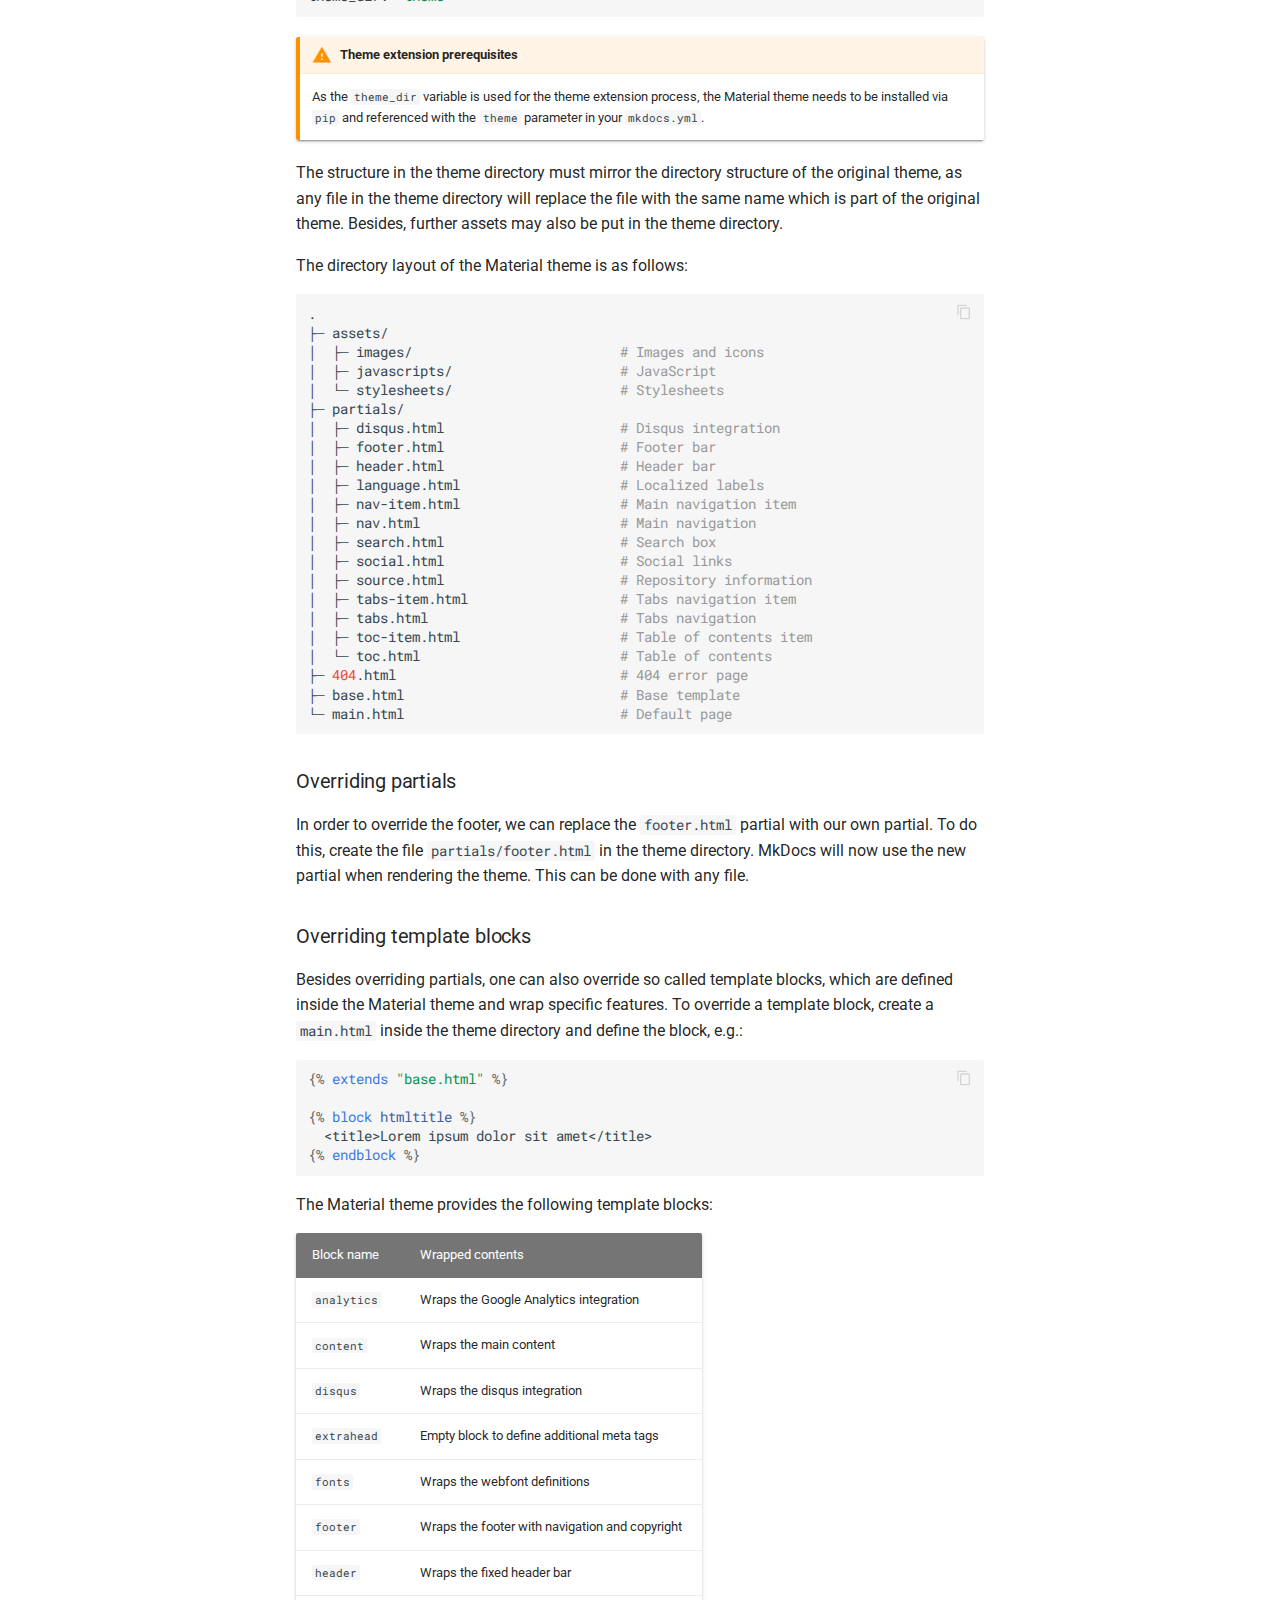
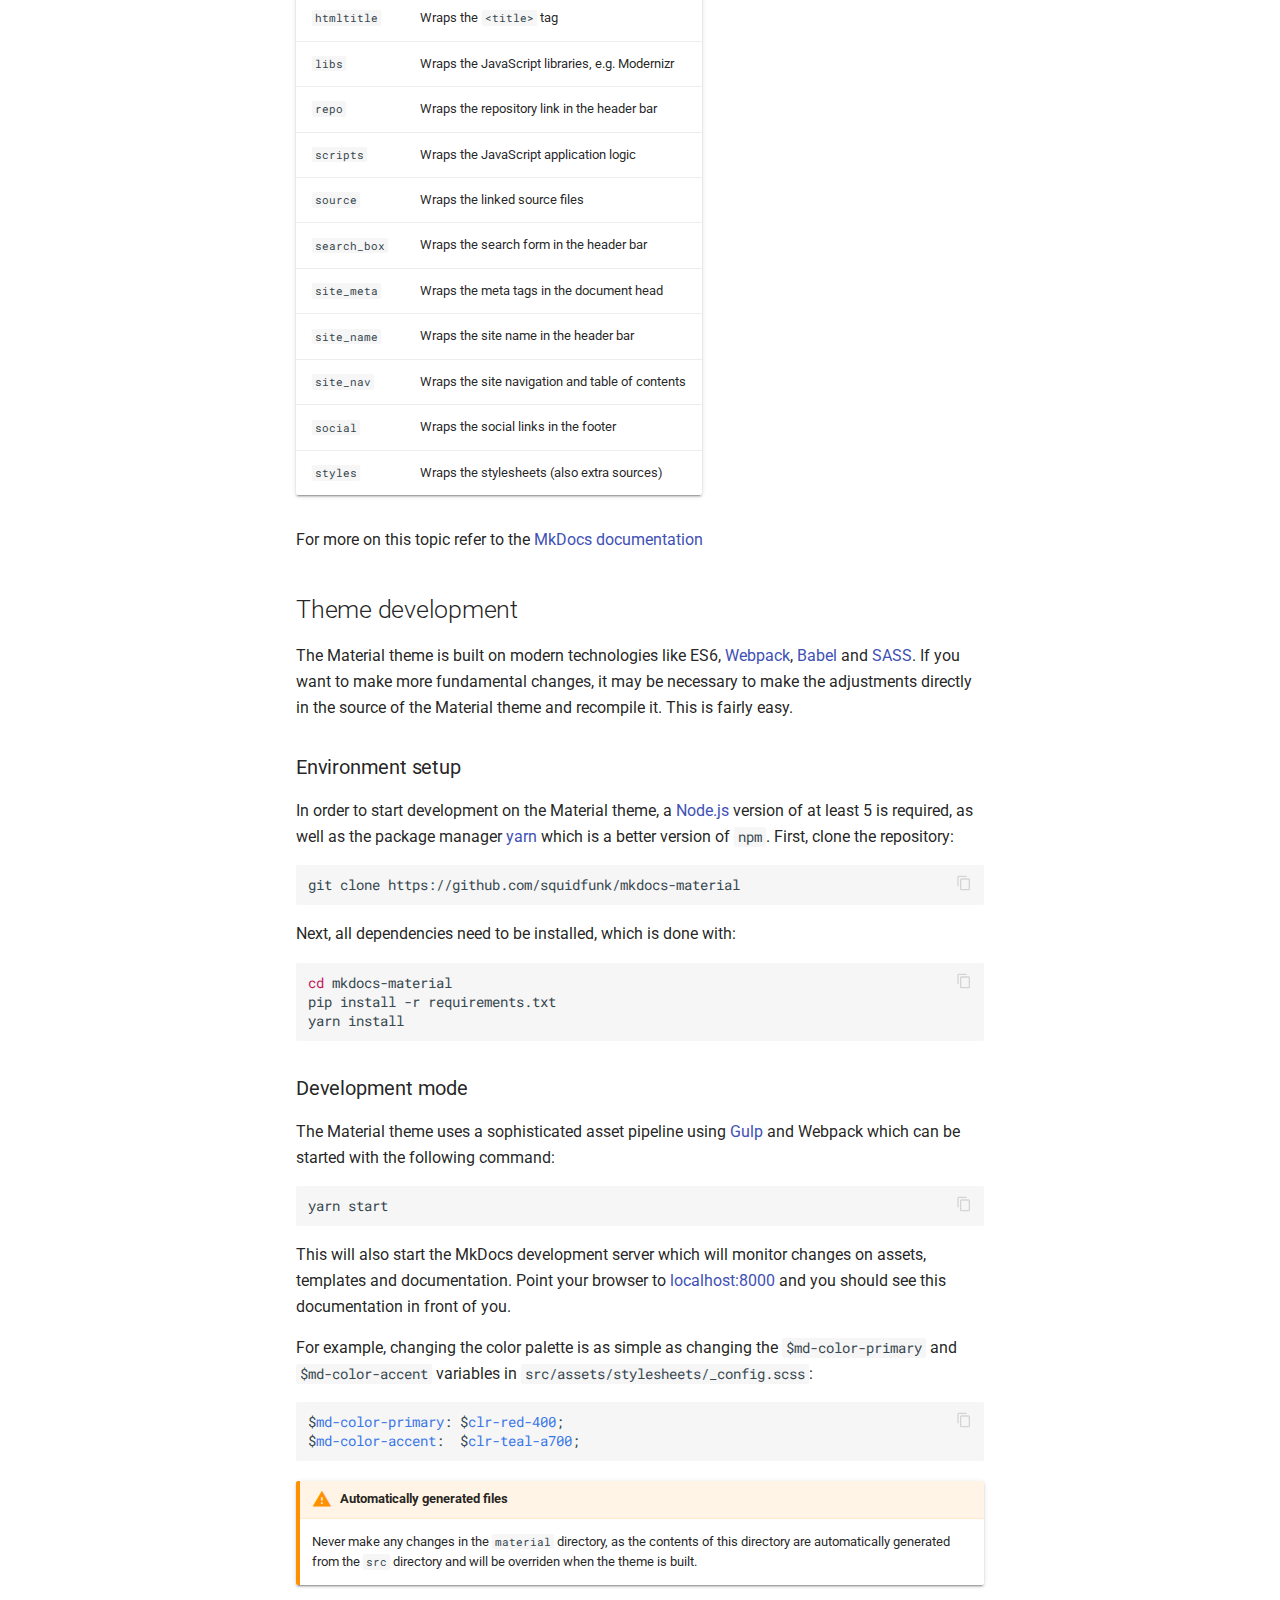
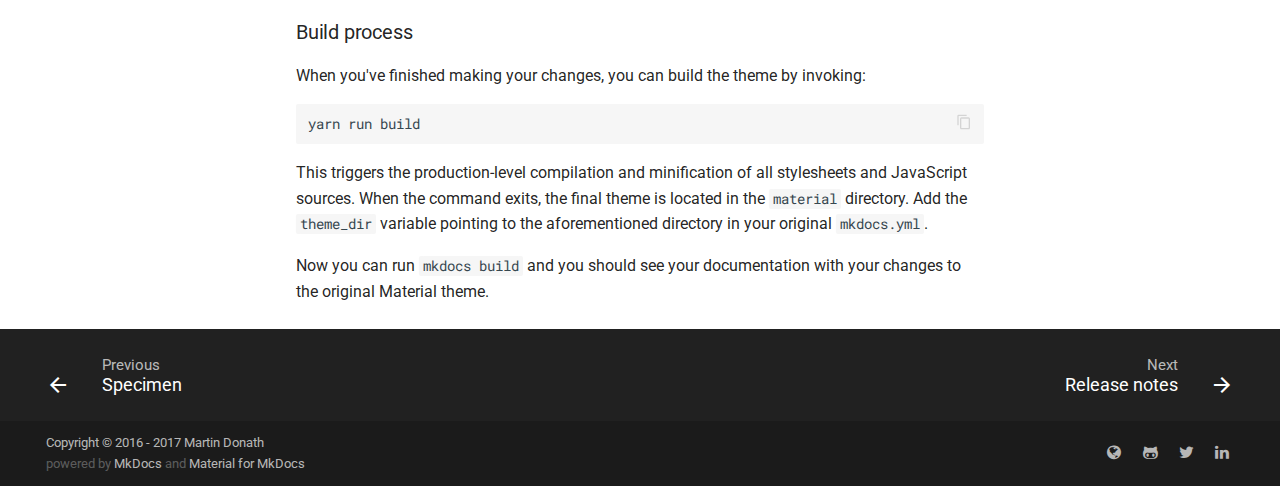
<file: customization/index.html>
<!DOCTYPE html>
<html lang="en" class="no-js">
  <head>
    
      <meta charset="utf-8">
      <meta name="viewport" content="width=device-width,initial-scale=1">
      <meta http-equiv="x-ua-compatible" content="ie=edge">
      
        <meta name="description" content="A Material Design theme for MkDocs">
      
      
        <link rel="canonical" href="http://squidfunk.github.io/mkdocs-material/customization/">
      
      
        <meta name="author" content="Martin Donath">
      
      
        <link rel="shortcut icon" href="../assets/images/favicon.png">
      
      <meta name="generator" content="mkdocs-0.16.3, mkdocs-material-1.10.3">
    
    
      
        <title>Customization - Material for MkDocs</title>
      
    
    
      <script src="../assets/javascripts/modernizr-e826f8942a.js"></script>
    
    
      <link rel="stylesheet" href="../assets/stylesheets/application-9011e2d3f8.css">
      
        <link rel="stylesheet" href="../assets/stylesheets/application-23f75ab9c7.palette.css">
      
    
    
      
        
        
        
        <link rel="stylesheet" href="https://fonts.googleapis.com/css?family=Roboto:300,400,400i,700|Roboto+Mono">
        <style>body,input{font-family:"Roboto","Helvetica Neue",Helvetica,Arial,sans-serif}code,kbd,pre{font-family:"Roboto Mono","Courier New",Courier,monospace}</style>
      
      <link rel="stylesheet" href="https://fonts.googleapis.com/icon?family=Material+Icons">
    
    
    
  </head>
  
  
  
  
    <body data-md-color-primary="indigo" data-md-color-accent="indigo">
  
    <svg class="md-svg">
      <defs>
        
        
          <svg xmlns="http://www.w3.org/2000/svg" width="416" height="448" viewBox="0 0 416 448" id="github"><path fill="currentColor" d="M160 304q0 10-3.125 20.5t-10.75 19T128 352t-18.125-8.5-10.75-19T96 304t3.125-20.5 10.75-19T128 256t18.125 8.5 10.75 19T160 304zm160 0q0 10-3.125 20.5t-10.75 19T288 352t-18.125-8.5-10.75-19T256 304t3.125-20.5 10.75-19T288 256t18.125 8.5 10.75 19T320 304zm40 0q0-30-17.25-51T296 232q-10.25 0-48.75 5.25Q229.5 240 208 240t-39.25-2.75Q130.75 232 120 232q-29.5 0-46.75 21T56 304q0 22 8 38.375t20.25 25.75 30.5 15 35 7.375 37.25 1.75h42q20.5 0 37.25-1.75t35-7.375 30.5-15 20.25-25.75T360 304zm56-44q0 51.75-15.25 82.75-9.5 19.25-26.375 33.25t-35.25 21.5-42.5 11.875-42.875 5.5T212 416q-19.5 0-35.5-.75t-36.875-3.125-38.125-7.5-34.25-12.875T37 371.5t-21.5-28.75Q0 312 0 260q0-59.25 34-99-6.75-20.5-6.75-42.5 0-29 12.75-54.5 27 0 47.5 9.875t47.25 30.875Q171.5 96 212 96q37 0 70 8 26.25-20.5 46.75-30.25T376 64q12.75 25.5 12.75 54.5 0 21.75-6.75 42 34 40 34 99.5z"/></svg>
        
      </defs>
    </svg>
    <input class="md-toggle" data-md-toggle="drawer" type="checkbox" id="drawer">
    <input class="md-toggle" data-md-toggle="search" type="checkbox" id="search">
    <label class="md-overlay" data-md-component="overlay" for="drawer"></label>
    
      <header class="md-header" data-md-component="header">
  <nav class="md-header-nav md-grid">
    <div class="md-flex">
      <div class="md-flex__cell md-flex__cell--shrink">
        <a href="http://squidfunk.github.io/mkdocs-material/" title="Material for MkDocs" class="md-header-nav__button md-logo">
          
            <i class="md-icon md-icon--home"></i>
          
        </a>
      </div>
      <div class="md-flex__cell md-flex__cell--shrink">
        <label class="md-icon md-icon--menu md-header-nav__button" for="drawer"></label>
      </div>
      <div class="md-flex__cell md-flex__cell--stretch">
        <span class="md-flex__ellipsis md-header-nav__title">
          
            
              
            
            Customization
          
        </span>
      </div>
      <div class="md-flex__cell md-flex__cell--shrink">
        
          <label class="md-icon md-icon--search md-header-nav__button" for="search"></label>
          
<div class="md-search" data-md-component="search" role="dialog">
  <label class="md-search__overlay" for="search"></label>
  <div class="md-search__inner">
    <form class="md-search__form" name="search">
      <input type="text" class="md-search__input" name="query" required placeholder="Search" autocapitalize="off" autocorrect="off" autocomplete="off" spellcheck="false" data-md-component="query">
      <label class="md-icon md-search__icon" for="search"></label>
      <button type="reset" class="md-icon md-search__icon" data-md-component="reset">&#xE5CD;</button>
    </form>
    <div class="md-search__output">
      <div class="md-search__scrollwrap" data-md-scrollfix>
        <div class="md-search-result" data-md-component="result" data-md-lang-search="" data-md-lang-tokenizer="[\s\-]+">
          <div class="md-search-result__meta" data-md-lang-result-none="No matching documents" data-md-lang-result-one="1 matching document" data-md-lang-result-other="# matching documents">
            Type to start searching
          </div>
          <ol class="md-search-result__list"></ol>
        </div>
      </div>
    </div>
  </div>
</div>
        
      </div>
      
        <div class="md-flex__cell md-flex__cell--shrink">
          <div class="md-header-nav__source">
            


  


  <a href="https://github.com/squidfunk/mkdocs-material" title="Go to repository" class="md-source" data-md-source="github">
    
      <div class="md-source__icon">
        <svg viewBox="0 0 24 24" width="24" height="24">
          <use xlink:href="#github" width="24" height="24"></use>
        </svg>
      </div>
    
    <div class="md-source__repository">
      squidfunk/mkdocs-material
    </div>
  </a>

          </div>
        </div>
      
    </div>
  </nav>
</header>
    
    <div class="md-container">
      
      
      
      <main class="md-main">
        <div class="md-main__inner md-grid" data-md-component="container">
          
            
              <div class="md-sidebar md-sidebar--primary" data-md-component="navigation">
                <div class="md-sidebar__scrollwrap">
                  <div class="md-sidebar__inner">
                    <nav class="md-nav md-nav--primary" data-md-level="0">
  <label class="md-nav__title md-nav__title--site" for="drawer">
    <div class="md-nav__button md-logo">
      
        <i class="md-icon md-icon--home"></i>
      
    </div>
    Material for MkDocs
  </label>
  
    <div class="md-nav__source">
      


  


  <a href="https://github.com/squidfunk/mkdocs-material" title="Go to repository" class="md-source" data-md-source="github">
    
      <div class="md-source__icon">
        <svg viewBox="0 0 24 24" width="24" height="24">
          <use xlink:href="#github" width="24" height="24"></use>
        </svg>
      </div>
    
    <div class="md-source__repository">
      squidfunk/mkdocs-material
    </div>
  </a>

    </div>
  
  <ul class="md-nav__list" data-md-scrollfix>
    
      
      
      


  <li class="md-nav__item">
    <a href=".." title="Material" class="md-nav__link">
      Material
    </a>
  </li>

    
      
      
      


  <li class="md-nav__item">
    <a href="../getting-started/" title="Getting started" class="md-nav__link">
      Getting started
    </a>
  </li>

    
      
      
      


  <li class="md-nav__item md-nav__item--nested">
    
      <input class="md-toggle md-nav__toggle" data-md-toggle="nav-3" type="checkbox" id="nav-3">
    
    <label class="md-nav__link" for="nav-3">
      Extensions
    </label>
    <nav class="md-nav" data-md-component="collapsible" data-md-level="1">
      <label class="md-nav__title" for="nav-3">
        Extensions
      </label>
      <ul class="md-nav__list" data-md-scrollfix>
        
        
          
          
          


  <li class="md-nav__item">
    <a href="../extensions/admonition/" title="Admonition" class="md-nav__link">
      Admonition
    </a>
  </li>

        
          
          
          


  <li class="md-nav__item">
    <a href="../extensions/codehilite/" title="CodeHilite" class="md-nav__link">
      CodeHilite
    </a>
  </li>

        
          
          
          


  <li class="md-nav__item">
    <a href="../extensions/footnotes/" title="Footnotes" class="md-nav__link">
      Footnotes
    </a>
  </li>

        
          
          
          


  <li class="md-nav__item">
    <a href="../extensions/metadata/" title="Metadata" class="md-nav__link">
      Metadata
    </a>
  </li>

        
          
          
          


  <li class="md-nav__item">
    <a href="../extensions/permalinks/" title="Permalinks" class="md-nav__link">
      Permalinks
    </a>
  </li>

        
          
          
          


  <li class="md-nav__item">
    <a href="../extensions/pymdown/" title="PyMdown" class="md-nav__link">
      PyMdown
    </a>
  </li>

        
      </ul>
    </nav>
  </li>

    
      
      
      


  <li class="md-nav__item">
    <a href="../specimen/" title="Specimen" class="md-nav__link">
      Specimen
    </a>
  </li>

    
      
      
      

  


  <li class="md-nav__item md-nav__item--active">
    
    <input class="md-toggle md-nav__toggle" data-md-toggle="toc" type="checkbox" id="toc">
    
      
    
    
      <label class="md-nav__link md-nav__link--active" for="toc">
        Customization
      </label>
    
    <a href="./" title="Customization" class="md-nav__link md-nav__link--active">
      Customization
    </a>
    
      
<nav class="md-nav md-nav--secondary">
  
  
    
  
  
    <label class="md-nav__title" for="toc">Table of contents</label>
    <ul class="md-nav__list" data-md-scrollfix>
      
        <li class="md-nav__item">
  <a href="#a-great-starting-point" title="A great starting point" class="md-nav__link">
    A great starting point
  </a>
  
</li>
      
        <li class="md-nav__item">
  <a href="#adding-assets" title="Adding assets" class="md-nav__link">
    Adding assets
  </a>
  
    <nav class="md-nav">
      <ul class="md-nav__list">
        
          <li class="md-nav__item">
  <a href="#additional-stylesheets" title="Additional stylesheets" class="md-nav__link">
    Additional stylesheets
  </a>
  
</li>
        
          <li class="md-nav__item">
  <a href="#additional-javascript" title="Additional JavaScript" class="md-nav__link">
    Additional JavaScript
  </a>
  
</li>
        
      </ul>
    </nav>
  
</li>
      
        <li class="md-nav__item">
  <a href="#extending-the-theme" title="Extending the theme" class="md-nav__link">
    Extending the theme
  </a>
  
    <nav class="md-nav">
      <ul class="md-nav__list">
        
          <li class="md-nav__item">
  <a href="#setup-and-theme-structure" title="Setup and theme structure" class="md-nav__link">
    Setup and theme structure
  </a>
  
</li>
        
          <li class="md-nav__item">
  <a href="#overriding-partials" title="Overriding partials" class="md-nav__link">
    Overriding partials
  </a>
  
</li>
        
          <li class="md-nav__item">
  <a href="#overriding-template-blocks" title="Overriding template blocks" class="md-nav__link">
    Overriding template blocks
  </a>
  
</li>
        
      </ul>
    </nav>
  
</li>
      
        <li class="md-nav__item">
  <a href="#theme-development" title="Theme development" class="md-nav__link">
    Theme development
  </a>
  
    <nav class="md-nav">
      <ul class="md-nav__list">
        
          <li class="md-nav__item">
  <a href="#environment-setup" title="Environment setup" class="md-nav__link">
    Environment setup
  </a>
  
</li>
        
          <li class="md-nav__item">
  <a href="#development-mode" title="Development mode" class="md-nav__link">
    Development mode
  </a>
  
</li>
        
          <li class="md-nav__item">
  <a href="#build-process" title="Build process" class="md-nav__link">
    Build process
  </a>
  
</li>
        
      </ul>
    </nav>
  
</li>
      
      
      
    </ul>
  
</nav>
    
  </li>

    
      
      
      


  <li class="md-nav__item">
    <a href="../release-notes/" title="Release notes" class="md-nav__link">
      Release notes
    </a>
  </li>

    
      
      
      


  <li class="md-nav__item">
    <a href="../contributing/" title="Contributing" class="md-nav__link">
      Contributing
    </a>
  </li>

    
      
      
      


  <li class="md-nav__item">
    <a href="../license/" title="License" class="md-nav__link">
      License
    </a>
  </li>

    
  </ul>
</nav>
                  </div>
                </div>
              </div>
            
            
              <div class="md-sidebar md-sidebar--secondary" data-md-component="toc">
                <div class="md-sidebar__scrollwrap">
                  <div class="md-sidebar__inner">
                    
<nav class="md-nav md-nav--secondary">
  
  
    
  
  
    <label class="md-nav__title" for="toc">Table of contents</label>
    <ul class="md-nav__list" data-md-scrollfix>
      
        <li class="md-nav__item">
  <a href="#a-great-starting-point" title="A great starting point" class="md-nav__link">
    A great starting point
  </a>
  
</li>
      
        <li class="md-nav__item">
  <a href="#adding-assets" title="Adding assets" class="md-nav__link">
    Adding assets
  </a>
  
    <nav class="md-nav">
      <ul class="md-nav__list">
        
          <li class="md-nav__item">
  <a href="#additional-stylesheets" title="Additional stylesheets" class="md-nav__link">
    Additional stylesheets
  </a>
  
</li>
        
          <li class="md-nav__item">
  <a href="#additional-javascript" title="Additional JavaScript" class="md-nav__link">
    Additional JavaScript
  </a>
  
</li>
        
      </ul>
    </nav>
  
</li>
      
        <li class="md-nav__item">
  <a href="#extending-the-theme" title="Extending the theme" class="md-nav__link">
    Extending the theme
  </a>
  
    <nav class="md-nav">
      <ul class="md-nav__list">
        
          <li class="md-nav__item">
  <a href="#setup-and-theme-structure" title="Setup and theme structure" class="md-nav__link">
    Setup and theme structure
  </a>
  
</li>
        
          <li class="md-nav__item">
  <a href="#overriding-partials" title="Overriding partials" class="md-nav__link">
    Overriding partials
  </a>
  
</li>
        
          <li class="md-nav__item">
  <a href="#overriding-template-blocks" title="Overriding template blocks" class="md-nav__link">
    Overriding template blocks
  </a>
  
</li>
        
      </ul>
    </nav>
  
</li>
      
        <li class="md-nav__item">
  <a href="#theme-development" title="Theme development" class="md-nav__link">
    Theme development
  </a>
  
    <nav class="md-nav">
      <ul class="md-nav__list">
        
          <li class="md-nav__item">
  <a href="#environment-setup" title="Environment setup" class="md-nav__link">
    Environment setup
  </a>
  
</li>
        
          <li class="md-nav__item">
  <a href="#development-mode" title="Development mode" class="md-nav__link">
    Development mode
  </a>
  
</li>
        
          <li class="md-nav__item">
  <a href="#build-process" title="Build process" class="md-nav__link">
    Build process
  </a>
  
</li>
        
      </ul>
    </nav>
  
</li>
      
      
      
    </ul>
  
</nav>
                  </div>
                </div>
              </div>
            
          
          <div class="md-content">
            <article class="md-content__inner md-typeset">
              
                
                
                <h1 id="customization">Customization<a class="headerlink" href="#customization" title="Permanent link">&para;</a></h1>
<h2 id="a-great-starting-point">A great starting point<a class="headerlink" href="#a-great-starting-point" title="Permanent link">&para;</a></h2>
<p>Project documentation is as diverse as the projects themselves and the Material
theme is a good starting point for making it look great. However, as you write
your documentation, you may reach a point where some small adjustments are
necessary to preserve the desired style.</p>
<h2 id="adding-assets">Adding assets<a class="headerlink" href="#adding-assets" title="Permanent link">&para;</a></h2>
<p><a href="http://www.mkdocs.org">MkDocs</a> provides several ways to interfere with themes. In order to make a
few tweaks to an existing theme, you can just add your stylesheets and
JavaScript files to the <code>docs</code> directory.</p>
<h3 id="additional-stylesheets">Additional stylesheets<a class="headerlink" href="#additional-stylesheets" title="Permanent link">&para;</a></h3>
<p>If you want to tweak some colors or change the spacing of certain elements,
you can do this in a separate stylesheet. The easiest way is by creating a
new stylesheet file in your <code>docs</code> directory:</p>
<div class="codehilite"><pre><span></span>mkdir docs/stylesheets
touch docs/stylesheets/extra.css
</pre></div>

<p>Then, add the following line to your <code>mkdocs.yml</code>:</p>
<div class="codehilite"><pre><span></span><span class="l l-Scalar l-Scalar-Plain">extra_css</span><span class="p p-Indicator">:</span>
  <span class="p p-Indicator">-</span> <span class="s">&#39;stylesheets/extra.css&#39;</span>
</pre></div>

<p>Spin up the development server with <code>mkdocs serve</code> and start typing your
changes in your additional stylesheet file – you can see them instantly after
saving, as the MkDocs development server implements live reloading.</p>
<h3 id="additional-javascript">Additional JavaScript<a class="headerlink" href="#additional-javascript" title="Permanent link">&para;</a></h3>
<p>The same is true for additional JavaScript. If you want to integrate another
syntax highlighter or add some custom logic to your theme, create a new
JavaScript file in your <code>docs</code> directory:</p>
<div class="codehilite"><pre><span></span>mkdir docs/javascripts
touch docs/javascripts/extra.js
</pre></div>

<p>Then, add the following line to your <code>mkdocs.yml</code>:</p>
<div class="codehilite"><pre><span></span><span class="l l-Scalar l-Scalar-Plain">extra_javascript</span><span class="p p-Indicator">:</span>
  <span class="p p-Indicator">-</span> <span class="s">&#39;javascripts/extra.js&#39;</span>
</pre></div>

<p>Further assistance can be found in the <a href="http://www.mkdocs.org/user-guide/styling-your-docs/#customizing-a-theme">MkDocs documentation</a>.</p>
<h2 id="extending-the-theme">Extending the theme<a class="headerlink" href="#extending-the-theme" title="Permanent link">&para;</a></h2>
<p>If you want to alter the HTML source (e.g. add or remove some part), you can
extend the theme. From version 0.16 on MkDocs implements <a href="http://www.mkdocs.org/user-guide/styling-your-docs/#using-the-theme_dir">theme extension</a>,
an easy way to override parts of a theme without forking and changing the
main theme.</p>
<h3 id="setup-and-theme-structure">Setup and theme structure<a class="headerlink" href="#setup-and-theme-structure" title="Permanent link">&para;</a></h3>
<p>Reference the Material theme as usual in your <code>mkdocs.yml</code>, and create a
new folder for overrides, e.g. <code>theme</code>, which you reference using <code>theme_dir</code>:</p>
<div class="codehilite"><pre><span></span><span class="l l-Scalar l-Scalar-Plain">theme</span><span class="p p-Indicator">:</span> <span class="s">&#39;material&#39;</span>
<span class="l l-Scalar l-Scalar-Plain">theme_dir</span><span class="p p-Indicator">:</span> <span class="s">&#39;theme&#39;</span>
</pre></div>

<div class="admonition warning">
<p class="admonition-title">Theme extension prerequisites</p>
<p>As the <code>theme_dir</code> variable is used for the theme extension process, the
Material theme needs to be installed via <code>pip</code> and referenced with the
<code>theme</code> parameter in your <code>mkdocs.yml</code>.</p>
</div>
<p>The structure in the theme directory must mirror the directory structure of the
original theme, as any file in the theme directory will replace the file with
the same name which is part of the original theme. Besides, further assets
may also be put in the theme directory.</p>
<p>The directory layout of the Material theme is as follows:</p>
<div class="codehilite"><pre><span></span>.
├─ assets/
│  ├─ images/                          <span class="c1"># Images and icons</span>
│  ├─ javascripts/                     <span class="c1"># JavaScript</span>
│  └─ stylesheets/                     <span class="c1"># Stylesheets</span>
├─ partials/
│  ├─ disqus.html                      <span class="c1"># Disqus integration</span>
│  ├─ footer.html                      <span class="c1"># Footer bar</span>
│  ├─ header.html                      <span class="c1"># Header bar</span>
│  ├─ language.html                    <span class="c1"># Localized labels</span>
│  ├─ nav-item.html                    <span class="c1"># Main navigation item</span>
│  ├─ nav.html                         <span class="c1"># Main navigation</span>
│  ├─ search.html                      <span class="c1"># Search box</span>
│  ├─ social.html                      <span class="c1"># Social links</span>
│  ├─ source.html                      <span class="c1"># Repository information</span>
│  ├─ tabs-item.html                   <span class="c1"># Tabs navigation item</span>
│  ├─ tabs.html                        <span class="c1"># Tabs navigation</span>
│  ├─ toc-item.html                    <span class="c1"># Table of contents item</span>
│  └─ toc.html                         <span class="c1"># Table of contents</span>
├─ <span class="m">404</span>.html                            <span class="c1"># 404 error page</span>
├─ base.html                           <span class="c1"># Base template</span>
└─ main.html                           <span class="c1"># Default page</span>
</pre></div>

<h3 id="overriding-partials">Overriding partials<a class="headerlink" href="#overriding-partials" title="Permanent link">&para;</a></h3>
<p>In order to override the footer, we can replace the <code>footer.html</code> partial with
our own partial. To do this, create the file <code>partials/footer.html</code> in the
theme directory. MkDocs will now use the new partial when rendering the theme.
This can be done with any file.</p>
<h3 id="overriding-template-blocks">Overriding template blocks<a class="headerlink" href="#overriding-template-blocks" title="Permanent link">&para;</a></h3>
<p>Besides overriding partials, one can also override so called template blocks,
which are defined inside the Material theme and wrap specific features. To
override a template block, create a <code>main.html</code> inside the theme directory and
define the block, e.g.:</p>
<div class="codehilite"><pre><span></span><span class="cp">{%</span> <span class="k">extends</span> <span class="s2">&quot;base.html&quot;</span> <span class="cp">%}</span><span class="x"></span>

<span class="cp">{%</span> <span class="k">block</span> <span class="nv">htmltitle</span> <span class="cp">%}</span><span class="x"></span>
<span class="x">  &lt;title&gt;Lorem ipsum dolor sit amet&lt;/title&gt;</span>
<span class="cp">{%</span> <span class="k">endblock</span> <span class="cp">%}</span><span class="x"></span>
</pre></div>

<p>The Material theme provides the following template blocks:</p>
<table>
<thead>
<tr>
<th>Block name</th>
<th>Wrapped contents</th>
</tr>
</thead>
<tbody>
<tr>
<td><code>analytics</code></td>
<td>Wraps the Google Analytics integration</td>
</tr>
<tr>
<td><code>content</code></td>
<td>Wraps the main content</td>
</tr>
<tr>
<td><code>disqus</code></td>
<td>Wraps the disqus integration</td>
</tr>
<tr>
<td><code>extrahead</code></td>
<td>Empty block to define additional meta tags</td>
</tr>
<tr>
<td><code>fonts</code></td>
<td>Wraps the webfont definitions</td>
</tr>
<tr>
<td><code>footer</code></td>
<td>Wraps the footer with navigation and copyright</td>
</tr>
<tr>
<td><code>header</code></td>
<td>Wraps the fixed header bar</td>
</tr>
<tr>
<td><code>htmltitle</code></td>
<td>Wraps the <code>&lt;title&gt;</code> tag</td>
</tr>
<tr>
<td><code>libs</code></td>
<td>Wraps the JavaScript libraries, e.g. Modernizr</td>
</tr>
<tr>
<td><code>repo</code></td>
<td>Wraps the repository link in the header bar</td>
</tr>
<tr>
<td><code>scripts</code></td>
<td>Wraps the JavaScript application logic</td>
</tr>
<tr>
<td><code>source</code></td>
<td>Wraps the linked source files</td>
</tr>
<tr>
<td><code>search_box</code></td>
<td>Wraps the search form in the header bar</td>
</tr>
<tr>
<td><code>site_meta</code></td>
<td>Wraps the meta tags in the document head</td>
</tr>
<tr>
<td><code>site_name</code></td>
<td>Wraps the site name in the header bar</td>
</tr>
<tr>
<td><code>site_nav</code></td>
<td>Wraps the site navigation and table of contents</td>
</tr>
<tr>
<td><code>social</code></td>
<td>Wraps the social links in the footer</td>
</tr>
<tr>
<td><code>styles</code></td>
<td>Wraps the stylesheets (also extra sources)</td>
</tr>
</tbody>
</table>
<p>For more on this topic refer to the <a href="http://www.mkdocs.org/user-guide/styling-your-docs/#overriding-template-blocks">MkDocs documentation</a></p>
<h2 id="theme-development">Theme development<a class="headerlink" href="#theme-development" title="Permanent link">&para;</a></h2>
<p>The Material theme is built on modern technologies like ES6, <a href="https://webpack.github.io/">Webpack</a>,
<a href="https://babeljs.io">Babel</a> and <a href="http://sass-lang.com">SASS</a>. If you want to make more fundamental changes, it may
be necessary to make the adjustments directly in the source of the Material
theme and recompile it. This is fairly easy.</p>
<h3 id="environment-setup">Environment setup<a class="headerlink" href="#environment-setup" title="Permanent link">&para;</a></h3>
<p>In order to start development on the Material theme, a <a href="https://nodejs.org">Node.js</a> version of
at least 5 is required, as well as the package manager <a href="https://yarnpkg.com/">yarn</a> which is a
better version of <code>npm</code>. First, clone the repository:</p>
<div class="codehilite"><pre><span></span>git clone https://github.com/squidfunk/mkdocs-material
</pre></div>

<p>Next, all dependencies need to be installed, which is done with:</p>
<div class="codehilite"><pre><span></span><span class="nb">cd</span> mkdocs-material
pip install -r requirements.txt
yarn install
</pre></div>

<h3 id="development-mode">Development mode<a class="headerlink" href="#development-mode" title="Permanent link">&para;</a></h3>
<p>The Material theme uses a sophisticated asset pipeline using <a href="http://gulpjs.com">Gulp</a> and
Webpack which can be started with the following command:</p>
<div class="codehilite"><pre><span></span>yarn start
</pre></div>

<p>This will also start the MkDocs development server which will monitor changes
on assets, templates and documentation. Point your browser to
<a href="http://localhost:8000">localhost:8000</a> and you should see this documentation in front of you.</p>
<p>For example, changing the color palette is as simple as changing the
<code>$md-color-primary</code> and <code>$md-color-accent</code> variables in
<code>src/assets/stylesheets/_config.scss</code>:</p>
<div class="codehilite"><pre><span></span><span class="o">$</span><span class="nt">md-color-primary</span><span class="o">:</span> <span class="o">$</span><span class="nt">clr-red-400</span><span class="o">;</span>
<span class="o">$</span><span class="nt">md-color-accent</span><span class="o">:</span>  <span class="o">$</span><span class="nt">clr-teal-a700</span><span class="o">;</span>
</pre></div>

<div class="admonition warning">
<p class="admonition-title">Automatically generated files</p>
<p>Never make any changes in the <code>material</code> directory, as the contents of this
directory are automatically generated from the <code>src</code> directory and will be
overriden when the theme is built.</p>
</div>
<h3 id="build-process">Build process<a class="headerlink" href="#build-process" title="Permanent link">&para;</a></h3>
<p>When you've finished making your changes, you can build the theme by invoking:</p>
<div class="codehilite"><pre><span></span>yarn run build
</pre></div>

<p>This triggers the production-level compilation and minification of all
stylesheets and JavaScript sources. When the command exits, the final theme is
located in the <code>material</code> directory. Add the <code>theme_dir</code> variable pointing to
the aforementioned directory in your original <code>mkdocs.yml</code>.</p>
<p>Now you can run <code>mkdocs build</code> and you should see your documentation with your
changes to the original Material theme.</p>
                
                  
                
              
              
                
              
            </article>
          </div>
        </div>
      </main>
      
        
<footer class="md-footer">
  
    <div class="md-footer-nav">
      <nav class="md-footer-nav__inner md-grid">
        
          <a href="../specimen/" title="Specimen" class="md-flex md-footer-nav__link md-footer-nav__link--prev" rel="prev">
            <div class="md-flex__cell md-flex__cell--shrink">
              <i class="md-icon md-icon--arrow-back md-footer-nav__button"></i>
            </div>
            <div class="md-flex__cell md-flex__cell--stretch md-footer-nav__title">
              <span class="md-flex__ellipsis">
                <span class="md-footer-nav__direction">
                  Previous
                </span>
                Specimen
              </span>
            </div>
          </a>
        
        
          <a href="../release-notes/" title="Release notes" class="md-flex md-footer-nav__link md-footer-nav__link--next" rel="next">
            <div class="md-flex__cell md-flex__cell--stretch md-footer-nav__title">
              <span class="md-flex__ellipsis">
                <span class="md-footer-nav__direction">
                  Next
                </span>
                Release notes
              </span>
            </div>
            <div class="md-flex__cell md-flex__cell--shrink">
              <i class="md-icon md-icon--arrow-forward md-footer-nav__button"></i>
            </div>
          </a>
        
      </nav>
    </div>
  
  <div class="md-footer-meta md-typeset">
    <div class="md-footer-meta__inner md-grid">
      <div class="md-footer-copyright">
        
          <div class="md-footer-copyright__highlight">
            Copyright &copy; 2016 - 2017 Martin Donath
          </div>
        
        powered by
        <a href="http://www.mkdocs.org" title="MkDocs">MkDocs</a>
        and
        <a href="http://squidfunk.github.io/mkdocs-material/" title="Material for MkDocs">
          Material for MkDocs</a>
      </div>
      
        
  <div class="md-footer-social">
    
    <link rel="stylesheet" href="https://cdnjs.cloudflare.com/ajax/libs/font-awesome/4.7.0/css/font-awesome.min.css">
    
      <a href="http://struct.cc" class="md-footer-social__link fa fa-globe"></a>
    
      <a href="https://github.com/squidfunk" class="md-footer-social__link fa fa-github-alt"></a>
    
      <a href="https://twitter.com/squidfunk" class="md-footer-social__link fa fa-twitter"></a>
    
      <a href="https://linkedin.com/in/squidfunk" class="md-footer-social__link fa fa-linkedin"></a>
    
  </div>

      
    </div>
  </div>
</footer>
      
    </div>
    
      <script src="../assets/javascripts/application-683e1b679e.js"></script>
      
      
      <script>app.initialize({url:{base:".."}})</script>
      
    
    
      
      <script>!function(e,t,a,n,o,c,i){e.GoogleAnalyticsObject=o,e[o]=e[o]||function(){(e[o].q=e[o].q||[]).push(arguments)},e[o].l=1*new Date,c=t.createElement(a),i=t.getElementsByTagName(a)[0],c.async=1,c.src=n,i.parentNode.insertBefore(c,i)}(window,document,"script","https://www.google-analytics.com/analytics.js","ga"),ga("create","UA-73586301-1","auto"),ga("set","anonymizeIp",!0),ga("send","pageview");var links=document.getElementsByTagName("a");Array.prototype.map.call(links,function(e){e.host!=document.location.host&&e.addEventListener("click",function(){var t=e.getAttribute("data-md-action")||"follow";ga("send","event","outbound",t,e.href)})});var query=document.forms.search.query;query.addEventListener("blur",function(){if(this.value){var e=document.location.pathname;ga("send","pageview",e+"?q="+this.value)}})</script>
      
    
  </body>
</html>
</file>
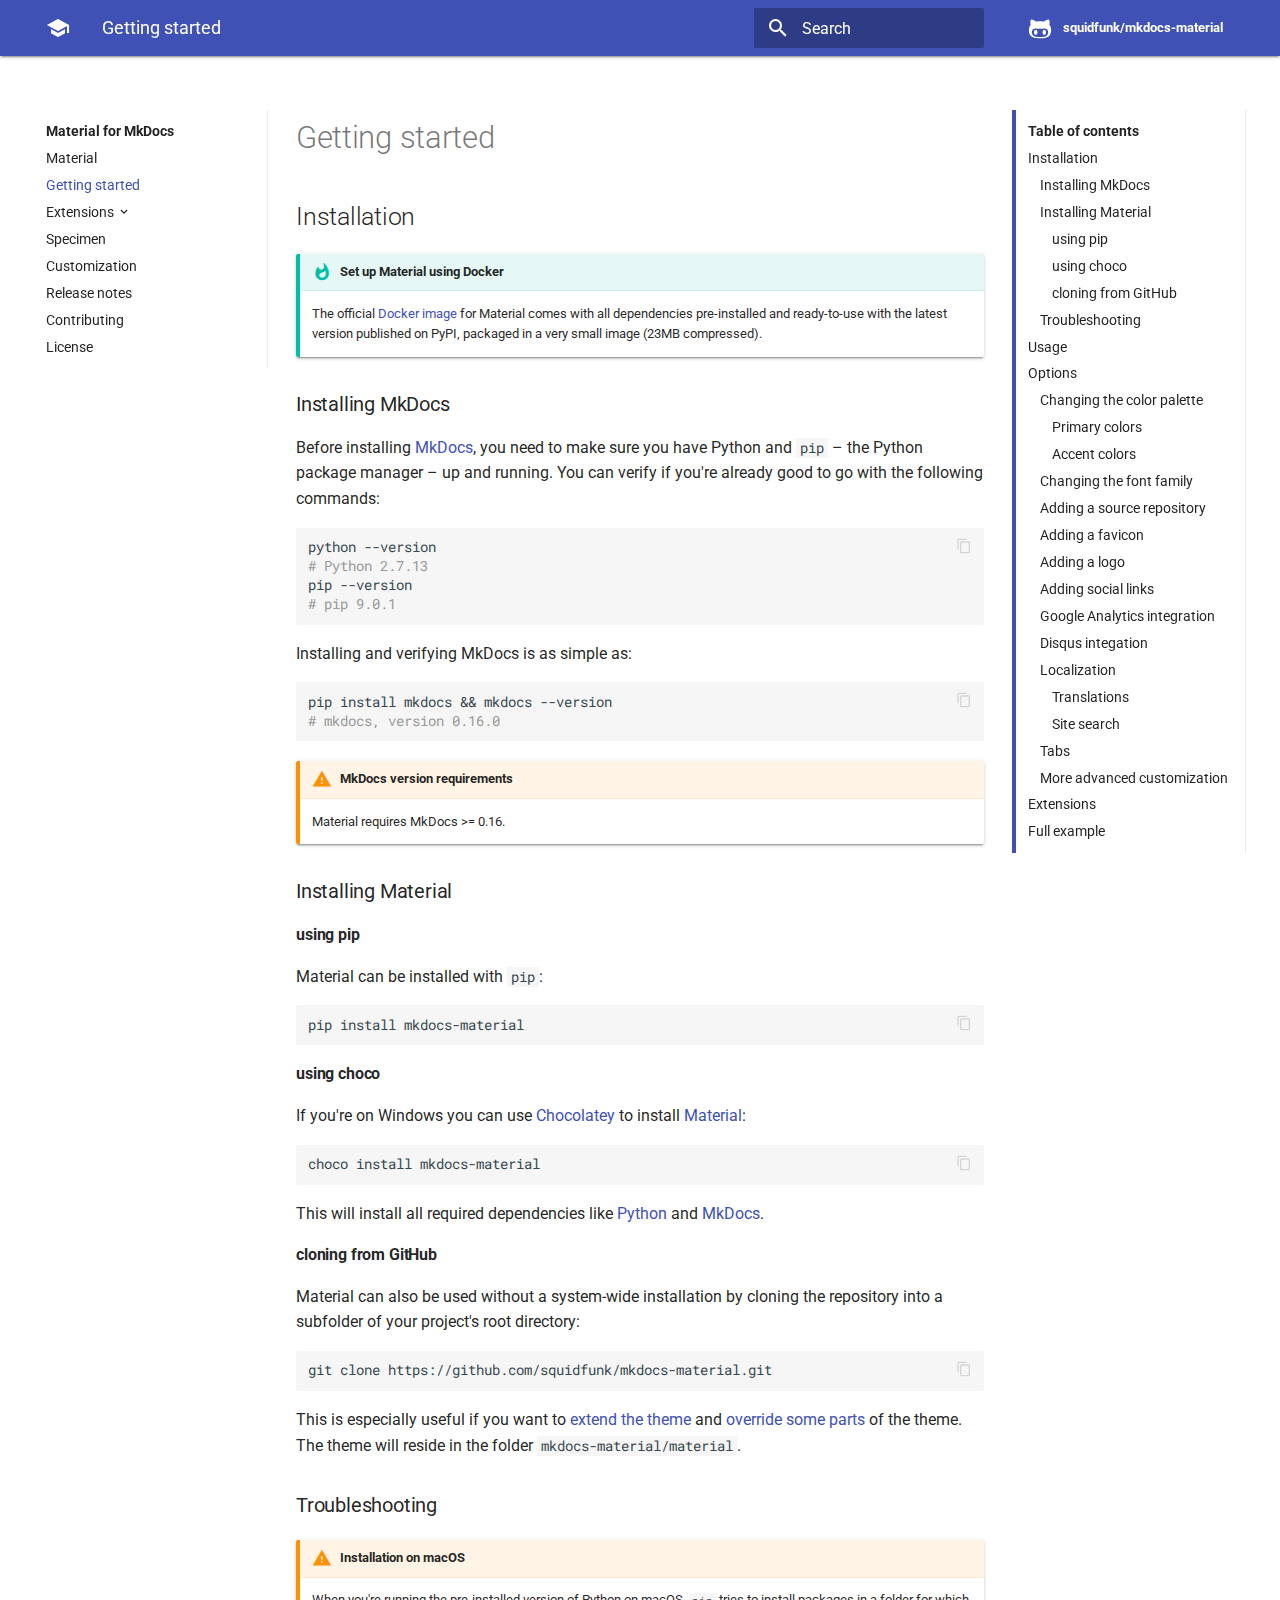
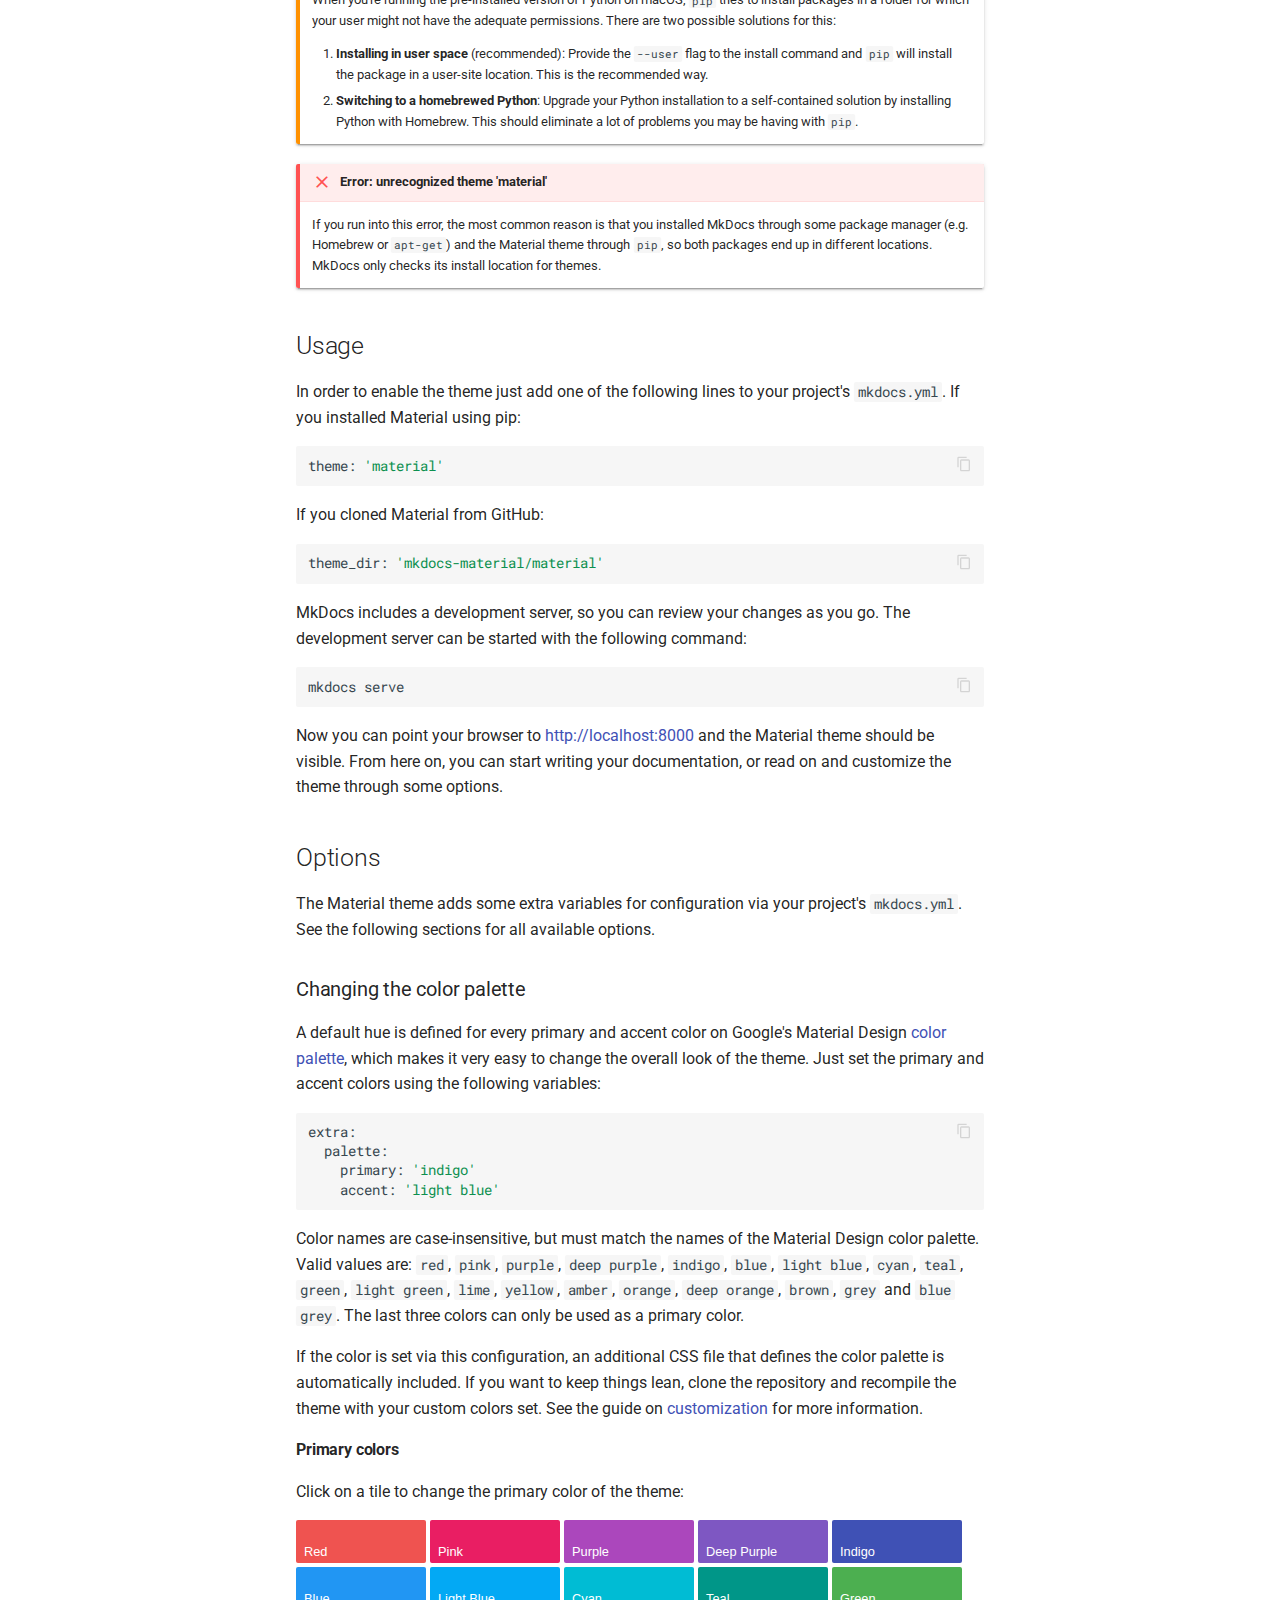
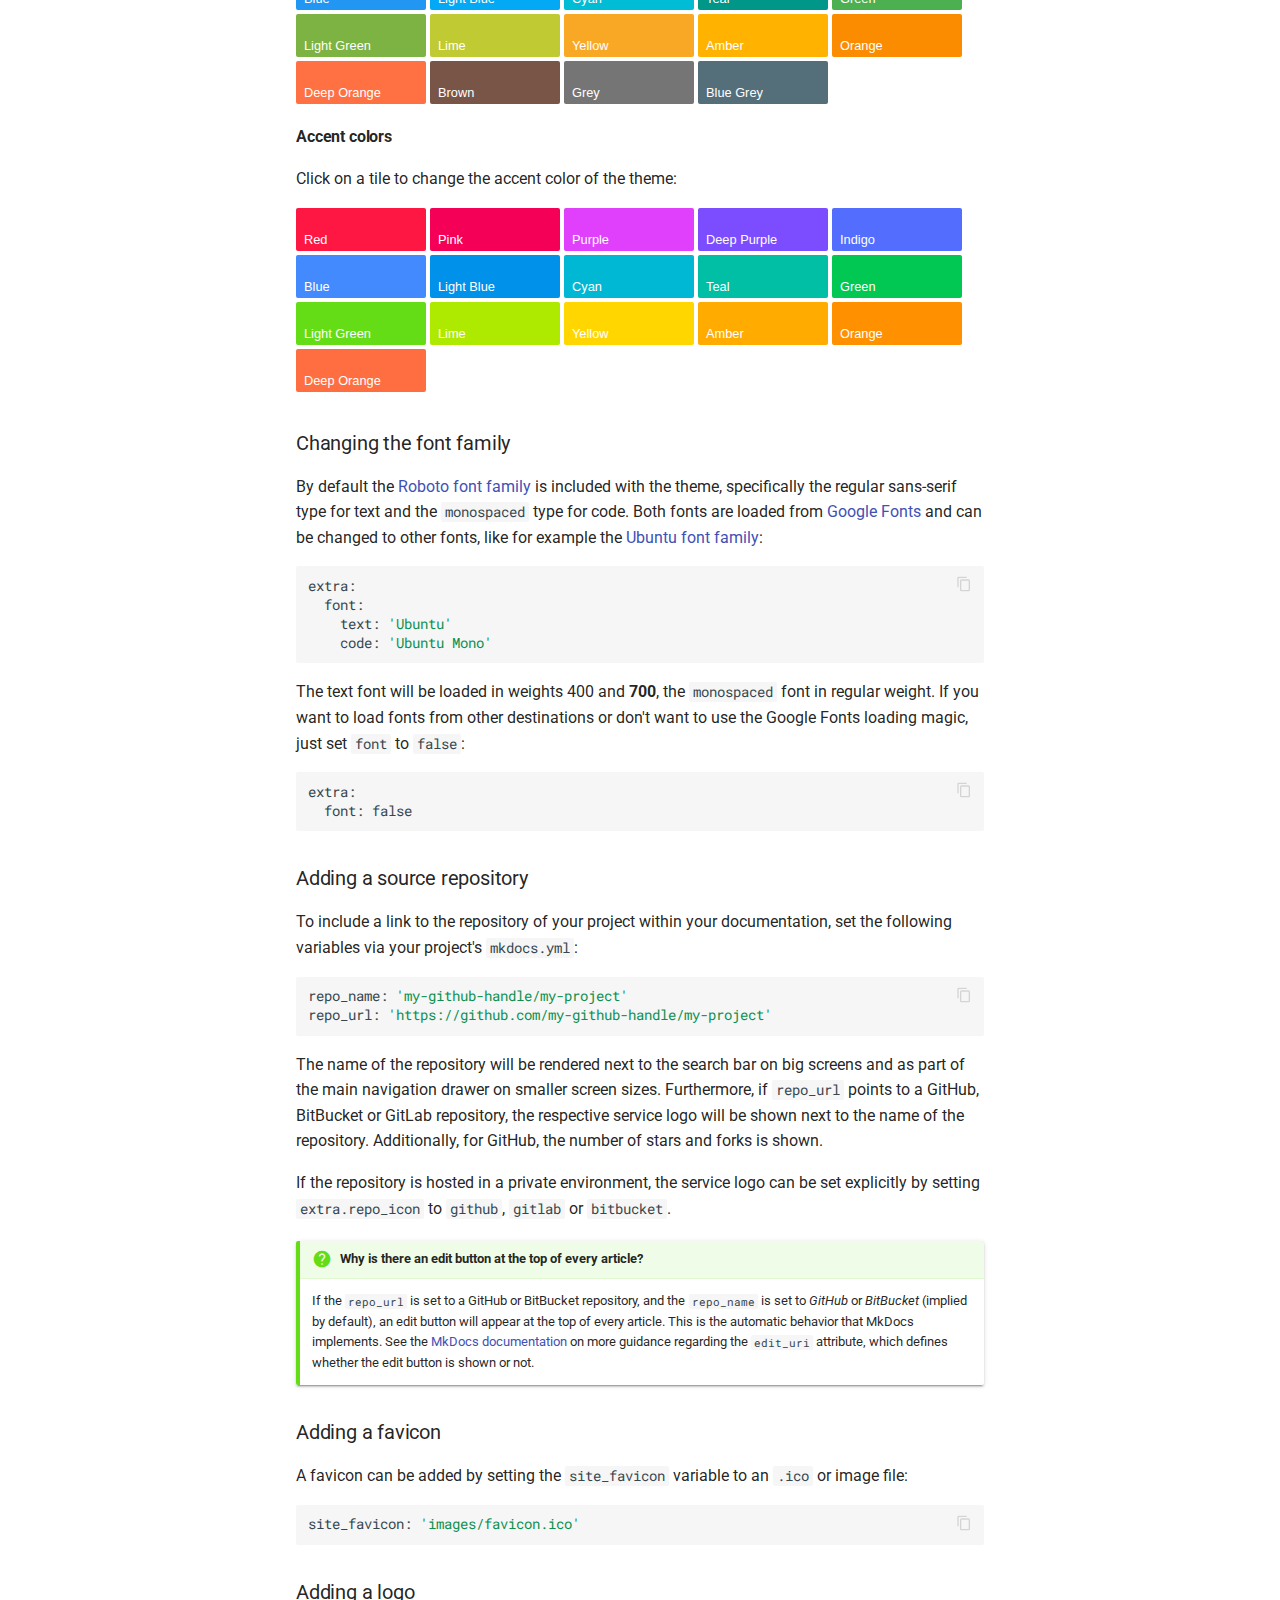
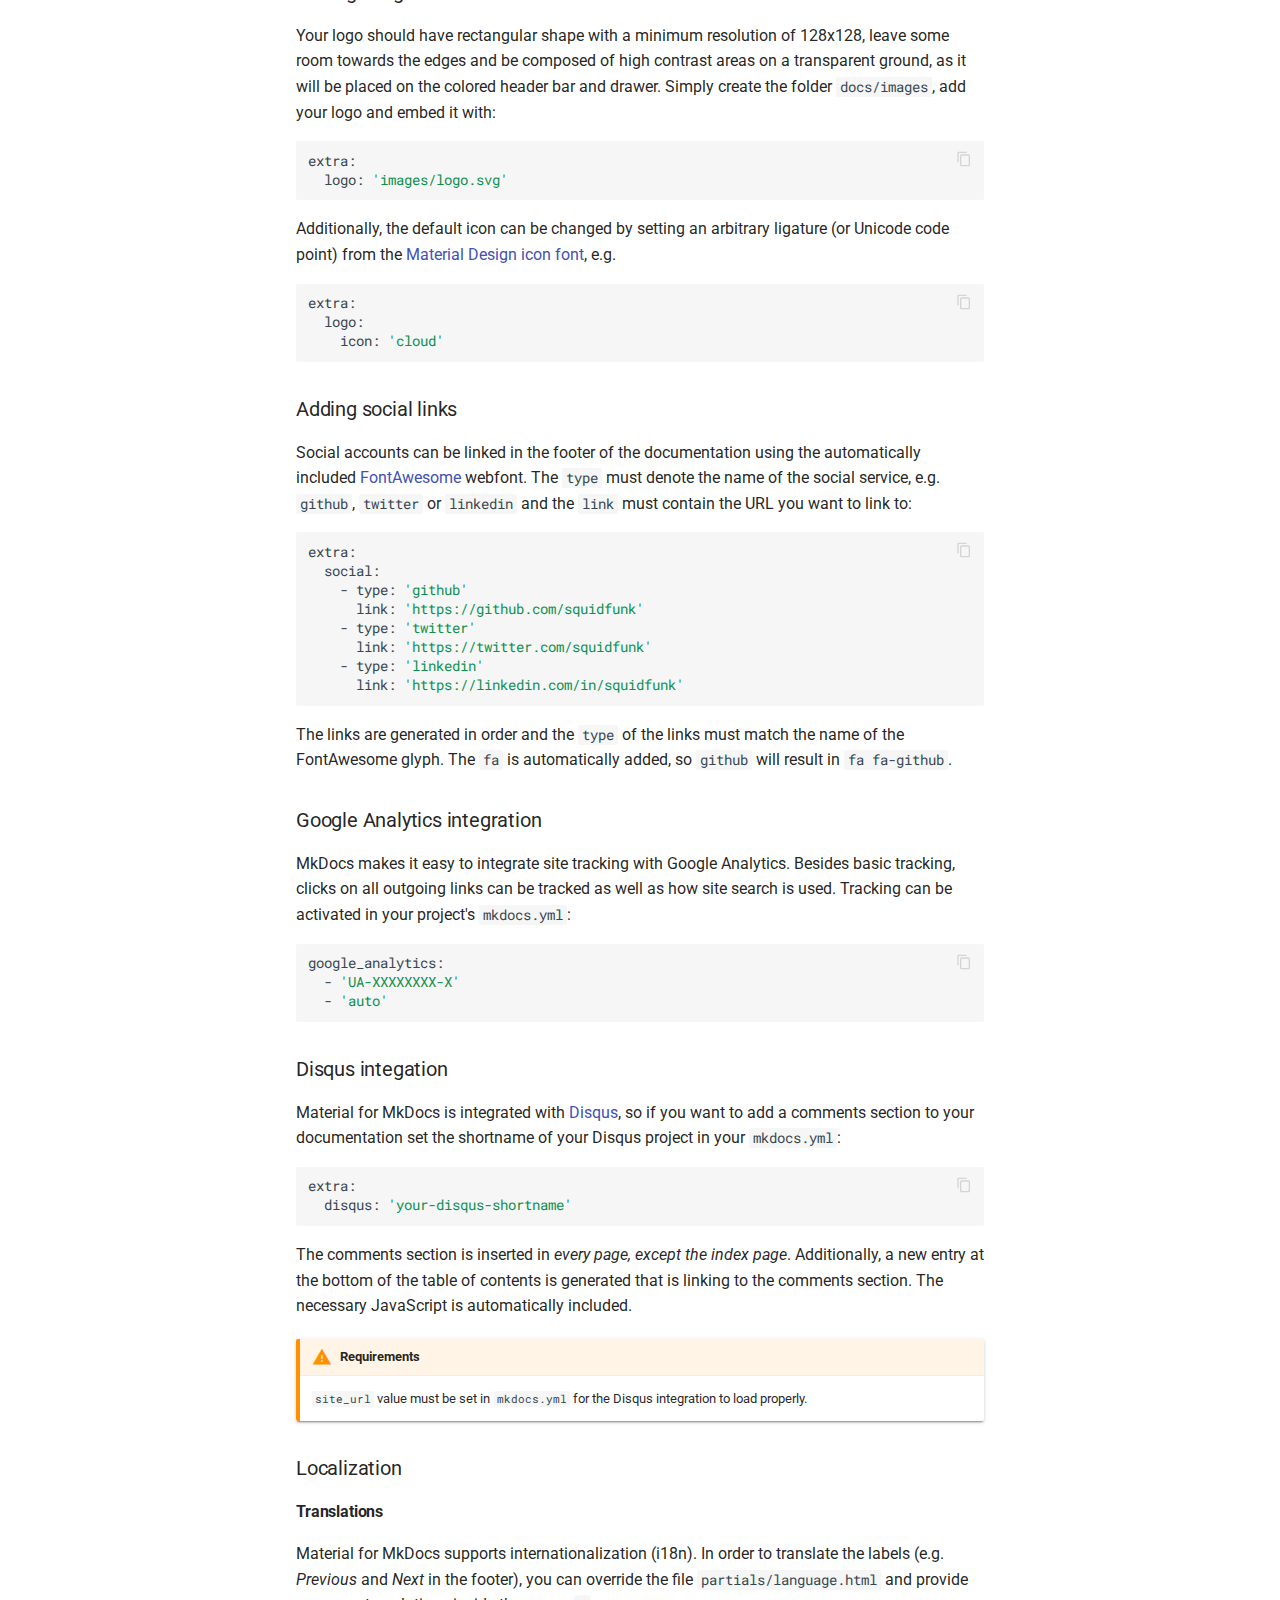
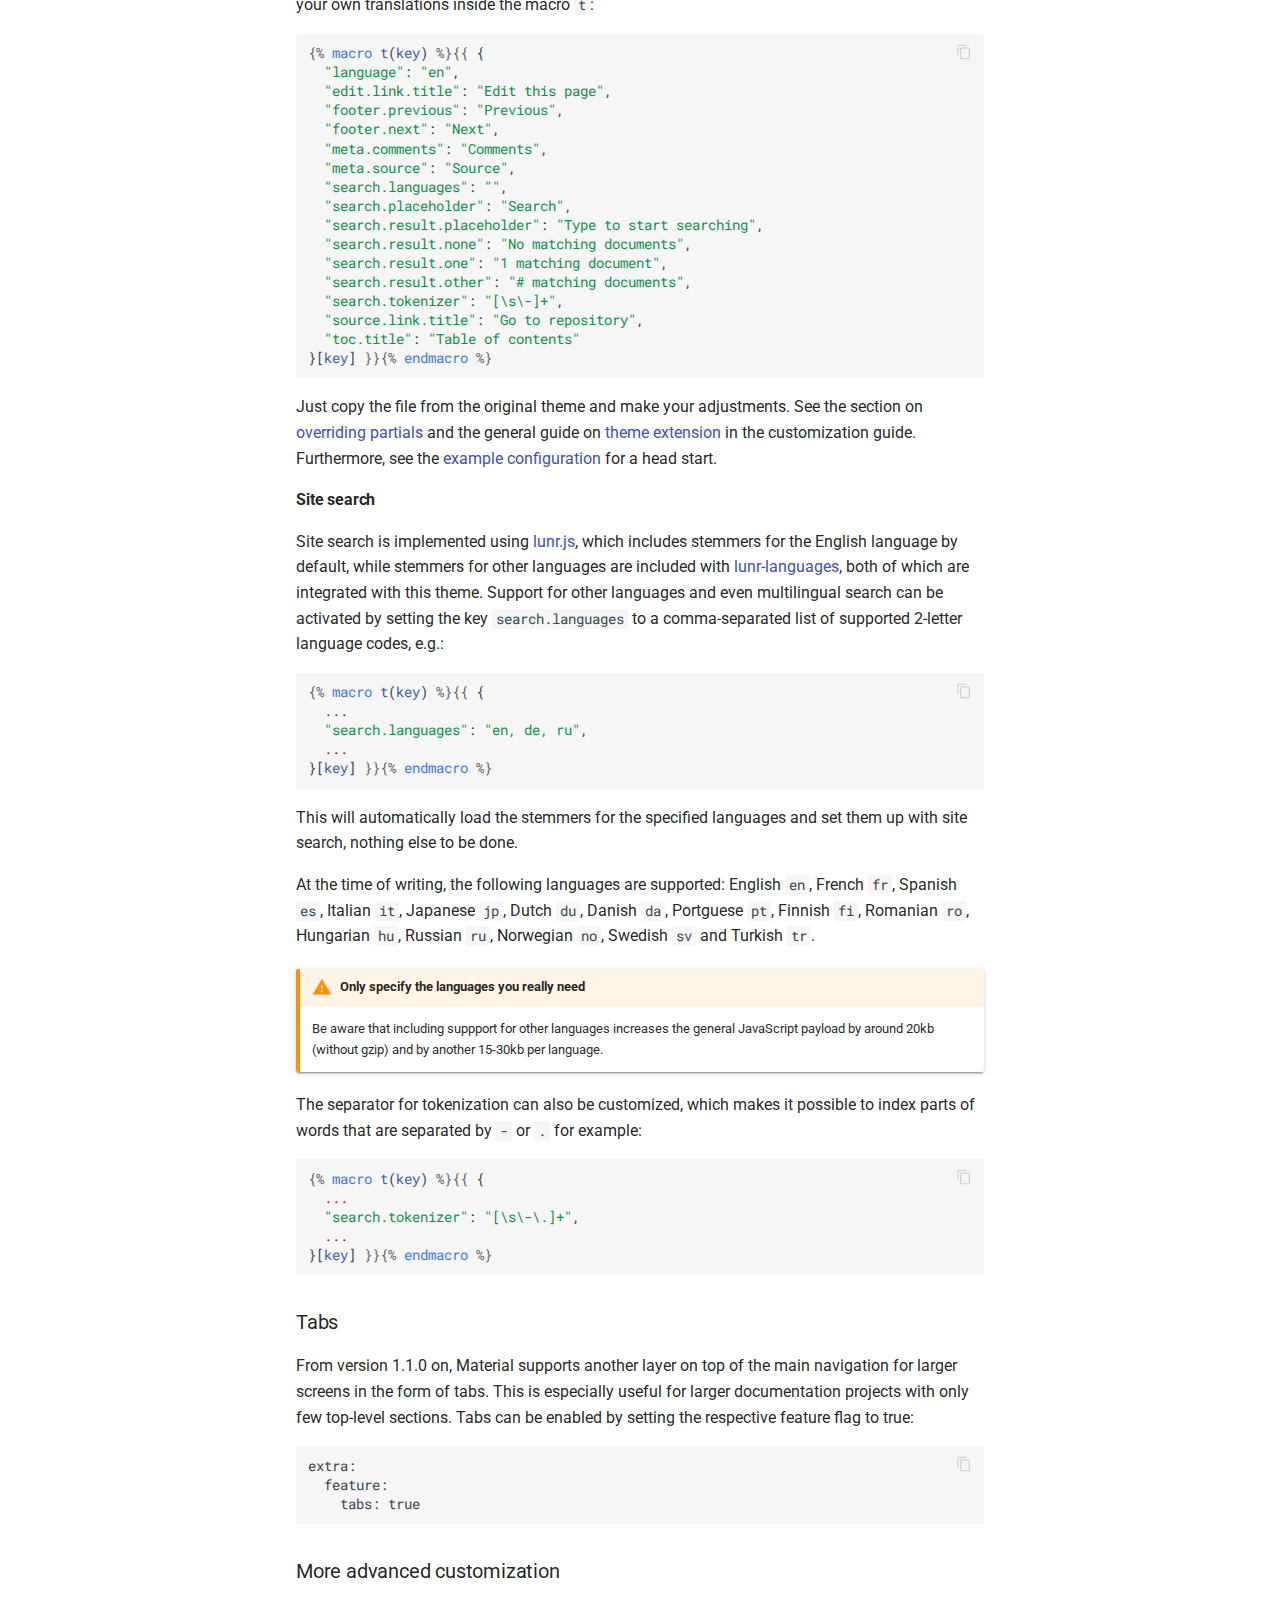
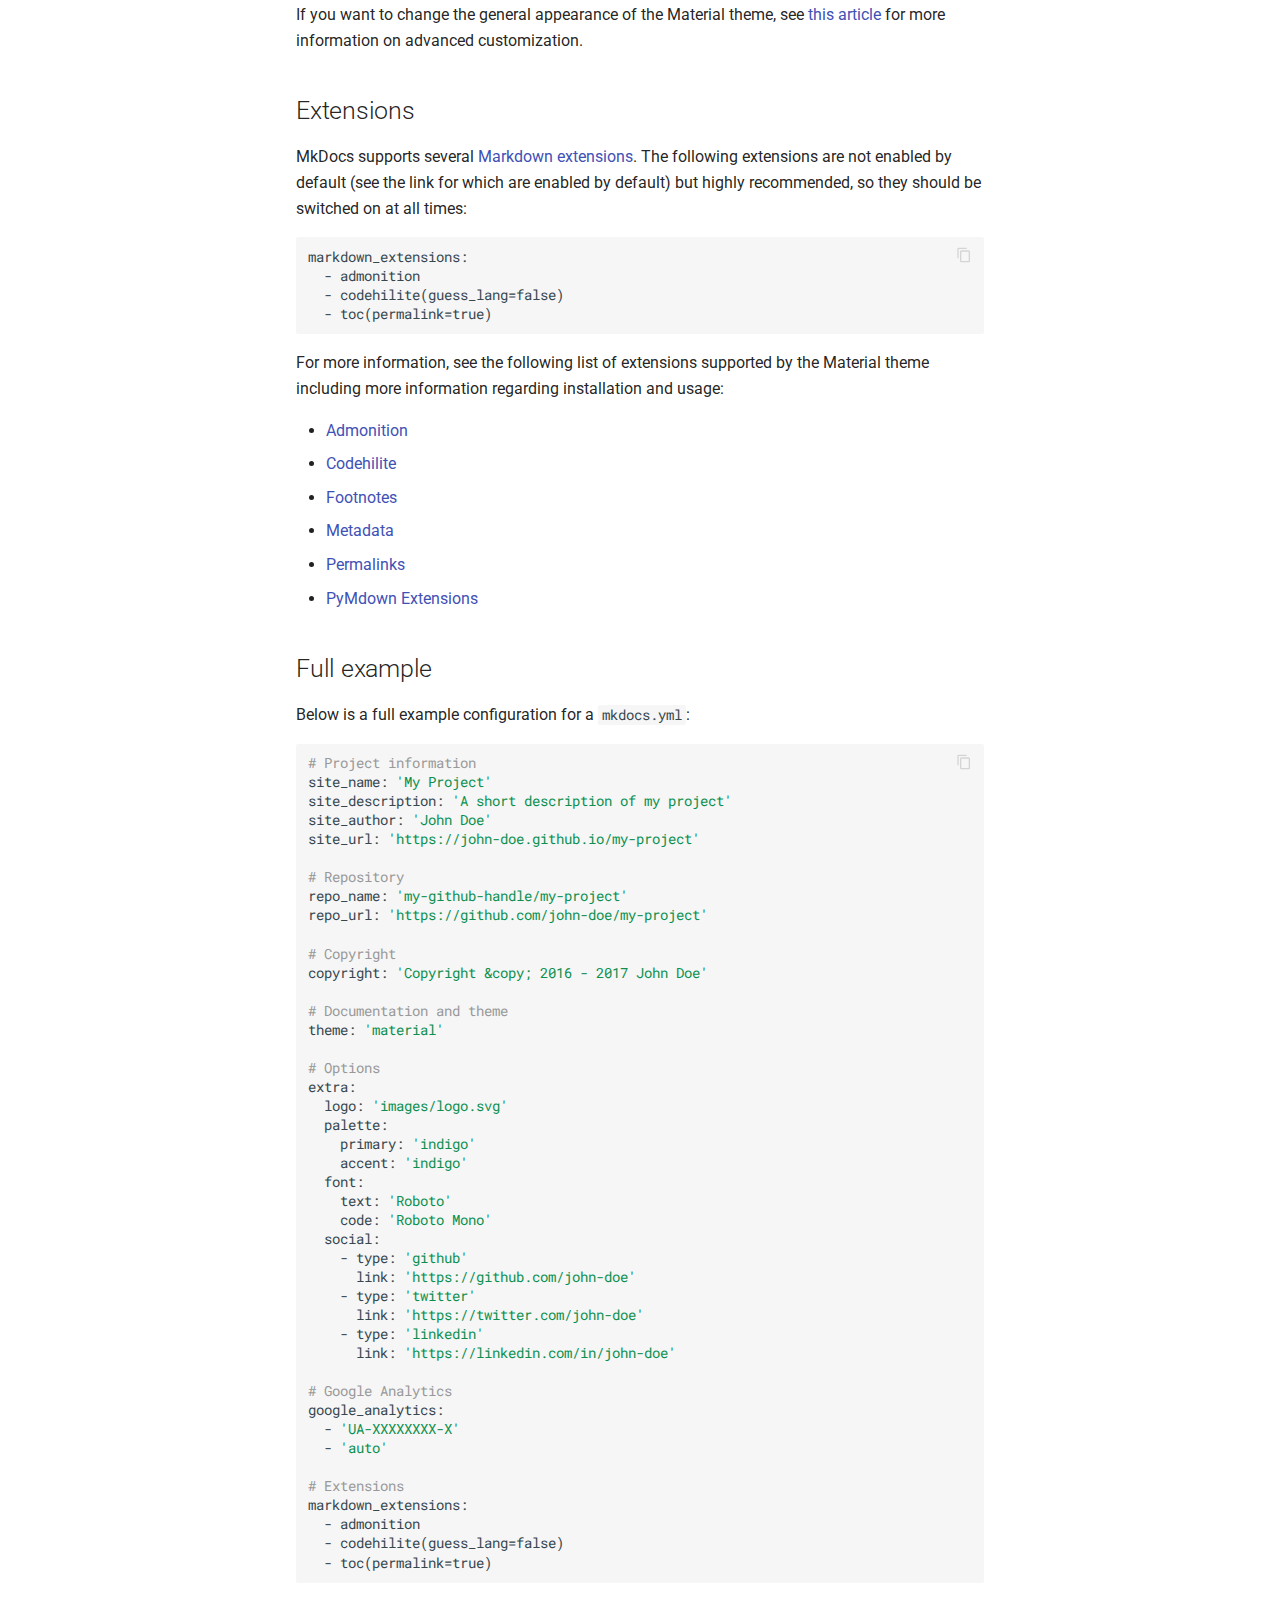
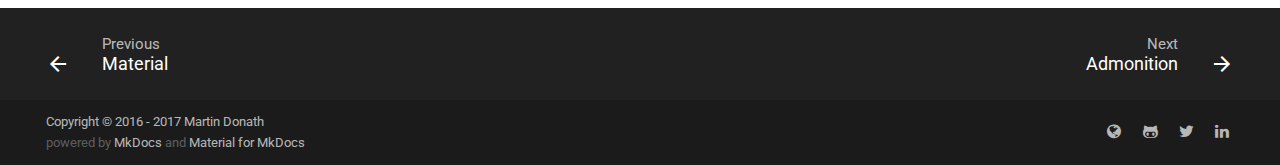
<file: getting-started/index.html>
<!DOCTYPE html>
<html lang="en" class="no-js">
  <head>
    
      <meta charset="utf-8">
      <meta name="viewport" content="width=device-width,initial-scale=1">
      <meta http-equiv="x-ua-compatible" content="ie=edge">
      
        <meta name="description" content="A Material Design theme for MkDocs">
      
      
        <link rel="canonical" href="http://squidfunk.github.io/mkdocs-material/getting-started/">
      
      
        <meta name="author" content="Martin Donath">
      
      
        <link rel="shortcut icon" href="../assets/images/favicon.png">
      
      <meta name="generator" content="mkdocs-0.16.3, mkdocs-material-1.10.3">
    
    
      
        <title>Getting started - Material for MkDocs</title>
      
    
    
      <script src="../assets/javascripts/modernizr-e826f8942a.js"></script>
    
    
      <link rel="stylesheet" href="../assets/stylesheets/application-9011e2d3f8.css">
      
        <link rel="stylesheet" href="../assets/stylesheets/application-23f75ab9c7.palette.css">
      
    
    
      
        
        
        
        <link rel="stylesheet" href="https://fonts.googleapis.com/css?family=Roboto:300,400,400i,700|Roboto+Mono">
        <style>body,input{font-family:"Roboto","Helvetica Neue",Helvetica,Arial,sans-serif}code,kbd,pre{font-family:"Roboto Mono","Courier New",Courier,monospace}</style>
      
      <link rel="stylesheet" href="https://fonts.googleapis.com/icon?family=Material+Icons">
    
    
    
  </head>
  
  
  
  
    <body data-md-color-primary="indigo" data-md-color-accent="indigo">
  
    <svg class="md-svg">
      <defs>
        
        
          <svg xmlns="http://www.w3.org/2000/svg" width="416" height="448" viewBox="0 0 416 448" id="github"><path fill="currentColor" d="M160 304q0 10-3.125 20.5t-10.75 19T128 352t-18.125-8.5-10.75-19T96 304t3.125-20.5 10.75-19T128 256t18.125 8.5 10.75 19T160 304zm160 0q0 10-3.125 20.5t-10.75 19T288 352t-18.125-8.5-10.75-19T256 304t3.125-20.5 10.75-19T288 256t18.125 8.5 10.75 19T320 304zm40 0q0-30-17.25-51T296 232q-10.25 0-48.75 5.25Q229.5 240 208 240t-39.25-2.75Q130.75 232 120 232q-29.5 0-46.75 21T56 304q0 22 8 38.375t20.25 25.75 30.5 15 35 7.375 37.25 1.75h42q20.5 0 37.25-1.75t35-7.375 30.5-15 20.25-25.75T360 304zm56-44q0 51.75-15.25 82.75-9.5 19.25-26.375 33.25t-35.25 21.5-42.5 11.875-42.875 5.5T212 416q-19.5 0-35.5-.75t-36.875-3.125-38.125-7.5-34.25-12.875T37 371.5t-21.5-28.75Q0 312 0 260q0-59.25 34-99-6.75-20.5-6.75-42.5 0-29 12.75-54.5 27 0 47.5 9.875t47.25 30.875Q171.5 96 212 96q37 0 70 8 26.25-20.5 46.75-30.25T376 64q12.75 25.5 12.75 54.5 0 21.75-6.75 42 34 40 34 99.5z"/></svg>
        
      </defs>
    </svg>
    <input class="md-toggle" data-md-toggle="drawer" type="checkbox" id="drawer">
    <input class="md-toggle" data-md-toggle="search" type="checkbox" id="search">
    <label class="md-overlay" data-md-component="overlay" for="drawer"></label>
    
      <header class="md-header" data-md-component="header">
  <nav class="md-header-nav md-grid">
    <div class="md-flex">
      <div class="md-flex__cell md-flex__cell--shrink">
        <a href="http://squidfunk.github.io/mkdocs-material/" title="Material for MkDocs" class="md-header-nav__button md-logo">
          
            <i class="md-icon md-icon--home"></i>
          
        </a>
      </div>
      <div class="md-flex__cell md-flex__cell--shrink">
        <label class="md-icon md-icon--menu md-header-nav__button" for="drawer"></label>
      </div>
      <div class="md-flex__cell md-flex__cell--stretch">
        <span class="md-flex__ellipsis md-header-nav__title">
          
            
              
            
            Getting started
          
        </span>
      </div>
      <div class="md-flex__cell md-flex__cell--shrink">
        
          <label class="md-icon md-icon--search md-header-nav__button" for="search"></label>
          
<div class="md-search" data-md-component="search" role="dialog">
  <label class="md-search__overlay" for="search"></label>
  <div class="md-search__inner">
    <form class="md-search__form" name="search">
      <input type="text" class="md-search__input" name="query" required placeholder="Search" autocapitalize="off" autocorrect="off" autocomplete="off" spellcheck="false" data-md-component="query">
      <label class="md-icon md-search__icon" for="search"></label>
      <button type="reset" class="md-icon md-search__icon" data-md-component="reset">&#xE5CD;</button>
    </form>
    <div class="md-search__output">
      <div class="md-search__scrollwrap" data-md-scrollfix>
        <div class="md-search-result" data-md-component="result" data-md-lang-search="" data-md-lang-tokenizer="[\s\-]+">
          <div class="md-search-result__meta" data-md-lang-result-none="No matching documents" data-md-lang-result-one="1 matching document" data-md-lang-result-other="# matching documents">
            Type to start searching
          </div>
          <ol class="md-search-result__list"></ol>
        </div>
      </div>
    </div>
  </div>
</div>
        
      </div>
      
        <div class="md-flex__cell md-flex__cell--shrink">
          <div class="md-header-nav__source">
            


  


  <a href="https://github.com/squidfunk/mkdocs-material" title="Go to repository" class="md-source" data-md-source="github">
    
      <div class="md-source__icon">
        <svg viewBox="0 0 24 24" width="24" height="24">
          <use xlink:href="#github" width="24" height="24"></use>
        </svg>
      </div>
    
    <div class="md-source__repository">
      squidfunk/mkdocs-material
    </div>
  </a>

          </div>
        </div>
      
    </div>
  </nav>
</header>
    
    <div class="md-container">
      
      
      
      <main class="md-main">
        <div class="md-main__inner md-grid" data-md-component="container">
          
            
              <div class="md-sidebar md-sidebar--primary" data-md-component="navigation">
                <div class="md-sidebar__scrollwrap">
                  <div class="md-sidebar__inner">
                    <nav class="md-nav md-nav--primary" data-md-level="0">
  <label class="md-nav__title md-nav__title--site" for="drawer">
    <div class="md-nav__button md-logo">
      
        <i class="md-icon md-icon--home"></i>
      
    </div>
    Material for MkDocs
  </label>
  
    <div class="md-nav__source">
      


  


  <a href="https://github.com/squidfunk/mkdocs-material" title="Go to repository" class="md-source" data-md-source="github">
    
      <div class="md-source__icon">
        <svg viewBox="0 0 24 24" width="24" height="24">
          <use xlink:href="#github" width="24" height="24"></use>
        </svg>
      </div>
    
    <div class="md-source__repository">
      squidfunk/mkdocs-material
    </div>
  </a>

    </div>
  
  <ul class="md-nav__list" data-md-scrollfix>
    
      
      
      


  <li class="md-nav__item">
    <a href=".." title="Material" class="md-nav__link">
      Material
    </a>
  </li>

    
      
      
      

  


  <li class="md-nav__item md-nav__item--active">
    
    <input class="md-toggle md-nav__toggle" data-md-toggle="toc" type="checkbox" id="toc">
    
      
    
    
      <label class="md-nav__link md-nav__link--active" for="toc">
        Getting started
      </label>
    
    <a href="./" title="Getting started" class="md-nav__link md-nav__link--active">
      Getting started
    </a>
    
      
<nav class="md-nav md-nav--secondary">
  
  
    
  
  
    <label class="md-nav__title" for="toc">Table of contents</label>
    <ul class="md-nav__list" data-md-scrollfix>
      
        <li class="md-nav__item">
  <a href="#installation" title="Installation" class="md-nav__link">
    Installation
  </a>
  
    <nav class="md-nav">
      <ul class="md-nav__list">
        
          <li class="md-nav__item">
  <a href="#installing-mkdocs" title="Installing MkDocs" class="md-nav__link">
    Installing MkDocs
  </a>
  
</li>
        
          <li class="md-nav__item">
  <a href="#installing-material" title="Installing Material" class="md-nav__link">
    Installing Material
  </a>
  
    <nav class="md-nav">
      <ul class="md-nav__list">
        
          <li class="md-nav__item">
  <a href="#using-pip" title="using pip" class="md-nav__link">
    using pip
  </a>
  
</li>
        
          <li class="md-nav__item">
  <a href="#using-choco" title="using choco" class="md-nav__link">
    using choco
  </a>
  
</li>
        
          <li class="md-nav__item">
  <a href="#cloning-from-github" title="cloning from GitHub" class="md-nav__link">
    cloning from GitHub
  </a>
  
</li>
        
      </ul>
    </nav>
  
</li>
        
          <li class="md-nav__item">
  <a href="#troubleshooting" title="Troubleshooting" class="md-nav__link">
    Troubleshooting
  </a>
  
</li>
        
      </ul>
    </nav>
  
</li>
      
        <li class="md-nav__item">
  <a href="#usage" title="Usage" class="md-nav__link">
    Usage
  </a>
  
</li>
      
        <li class="md-nav__item">
  <a href="#options" title="Options" class="md-nav__link">
    Options
  </a>
  
    <nav class="md-nav">
      <ul class="md-nav__list">
        
          <li class="md-nav__item">
  <a href="#changing-the-color-palette" title="Changing the color palette" class="md-nav__link">
    Changing the color palette
  </a>
  
    <nav class="md-nav">
      <ul class="md-nav__list">
        
          <li class="md-nav__item">
  <a href="#primary-colors" title="Primary colors" class="md-nav__link">
    Primary colors
  </a>
  
</li>
        
          <li class="md-nav__item">
  <a href="#accent-colors" title="Accent colors" class="md-nav__link">
    Accent colors
  </a>
  
</li>
        
      </ul>
    </nav>
  
</li>
        
          <li class="md-nav__item">
  <a href="#changing-the-font-family" title="Changing the font family" class="md-nav__link">
    Changing the font family
  </a>
  
</li>
        
          <li class="md-nav__item">
  <a href="#adding-a-source-repository" title="Adding a source repository" class="md-nav__link">
    Adding a source repository
  </a>
  
</li>
        
          <li class="md-nav__item">
  <a href="#adding-a-favicon" title="Adding a favicon" class="md-nav__link">
    Adding a favicon
  </a>
  
</li>
        
          <li class="md-nav__item">
  <a href="#adding-a-logo" title="Adding a logo" class="md-nav__link">
    Adding a logo
  </a>
  
</li>
        
          <li class="md-nav__item">
  <a href="#adding-social-links" title="Adding social links" class="md-nav__link">
    Adding social links
  </a>
  
</li>
        
          <li class="md-nav__item">
  <a href="#google-analytics-integration" title="Google Analytics integration" class="md-nav__link">
    Google Analytics integration
  </a>
  
</li>
        
          <li class="md-nav__item">
  <a href="#disqus-integation" title="Disqus integation" class="md-nav__link">
    Disqus integation
  </a>
  
</li>
        
          <li class="md-nav__item">
  <a href="#localization" title="Localization" class="md-nav__link">
    Localization
  </a>
  
    <nav class="md-nav">
      <ul class="md-nav__list">
        
          <li class="md-nav__item">
  <a href="#translations" title="Translations" class="md-nav__link">
    Translations
  </a>
  
</li>
        
          <li class="md-nav__item">
  <a href="#site-search" title="Site search" class="md-nav__link">
    Site search
  </a>
  
</li>
        
      </ul>
    </nav>
  
</li>
        
          <li class="md-nav__item">
  <a href="#tabs" title="Tabs" class="md-nav__link">
    Tabs
  </a>
  
</li>
        
          <li class="md-nav__item">
  <a href="#more-advanced-customization" title="More advanced customization" class="md-nav__link">
    More advanced customization
  </a>
  
</li>
        
      </ul>
    </nav>
  
</li>
      
        <li class="md-nav__item">
  <a href="#extensions" title="Extensions" class="md-nav__link">
    Extensions
  </a>
  
</li>
      
        <li class="md-nav__item">
  <a href="#full-example" title="Full example" class="md-nav__link">
    Full example
  </a>
  
</li>
      
      
      
    </ul>
  
</nav>
    
  </li>

    
      
      
      


  <li class="md-nav__item md-nav__item--nested">
    
      <input class="md-toggle md-nav__toggle" data-md-toggle="nav-3" type="checkbox" id="nav-3">
    
    <label class="md-nav__link" for="nav-3">
      Extensions
    </label>
    <nav class="md-nav" data-md-component="collapsible" data-md-level="1">
      <label class="md-nav__title" for="nav-3">
        Extensions
      </label>
      <ul class="md-nav__list" data-md-scrollfix>
        
        
          
          
          


  <li class="md-nav__item">
    <a href="../extensions/admonition/" title="Admonition" class="md-nav__link">
      Admonition
    </a>
  </li>

        
          
          
          


  <li class="md-nav__item">
    <a href="../extensions/codehilite/" title="CodeHilite" class="md-nav__link">
      CodeHilite
    </a>
  </li>

        
          
          
          


  <li class="md-nav__item">
    <a href="../extensions/footnotes/" title="Footnotes" class="md-nav__link">
      Footnotes
    </a>
  </li>

        
          
          
          


  <li class="md-nav__item">
    <a href="../extensions/metadata/" title="Metadata" class="md-nav__link">
      Metadata
    </a>
  </li>

        
          
          
          


  <li class="md-nav__item">
    <a href="../extensions/permalinks/" title="Permalinks" class="md-nav__link">
      Permalinks
    </a>
  </li>

        
          
          
          


  <li class="md-nav__item">
    <a href="../extensions/pymdown/" title="PyMdown" class="md-nav__link">
      PyMdown
    </a>
  </li>

        
      </ul>
    </nav>
  </li>

    
      
      
      


  <li class="md-nav__item">
    <a href="../specimen/" title="Specimen" class="md-nav__link">
      Specimen
    </a>
  </li>

    
      
      
      


  <li class="md-nav__item">
    <a href="../customization/" title="Customization" class="md-nav__link">
      Customization
    </a>
  </li>

    
      
      
      


  <li class="md-nav__item">
    <a href="../release-notes/" title="Release notes" class="md-nav__link">
      Release notes
    </a>
  </li>

    
      
      
      


  <li class="md-nav__item">
    <a href="../contributing/" title="Contributing" class="md-nav__link">
      Contributing
    </a>
  </li>

    
      
      
      


  <li class="md-nav__item">
    <a href="../license/" title="License" class="md-nav__link">
      License
    </a>
  </li>

    
  </ul>
</nav>
                  </div>
                </div>
              </div>
            
            
              <div class="md-sidebar md-sidebar--secondary" data-md-component="toc">
                <div class="md-sidebar__scrollwrap">
                  <div class="md-sidebar__inner">
                    
<nav class="md-nav md-nav--secondary">
  
  
    
  
  
    <label class="md-nav__title" for="toc">Table of contents</label>
    <ul class="md-nav__list" data-md-scrollfix>
      
        <li class="md-nav__item">
  <a href="#installation" title="Installation" class="md-nav__link">
    Installation
  </a>
  
    <nav class="md-nav">
      <ul class="md-nav__list">
        
          <li class="md-nav__item">
  <a href="#installing-mkdocs" title="Installing MkDocs" class="md-nav__link">
    Installing MkDocs
  </a>
  
</li>
        
          <li class="md-nav__item">
  <a href="#installing-material" title="Installing Material" class="md-nav__link">
    Installing Material
  </a>
  
    <nav class="md-nav">
      <ul class="md-nav__list">
        
          <li class="md-nav__item">
  <a href="#using-pip" title="using pip" class="md-nav__link">
    using pip
  </a>
  
</li>
        
          <li class="md-nav__item">
  <a href="#using-choco" title="using choco" class="md-nav__link">
    using choco
  </a>
  
</li>
        
          <li class="md-nav__item">
  <a href="#cloning-from-github" title="cloning from GitHub" class="md-nav__link">
    cloning from GitHub
  </a>
  
</li>
        
      </ul>
    </nav>
  
</li>
        
          <li class="md-nav__item">
  <a href="#troubleshooting" title="Troubleshooting" class="md-nav__link">
    Troubleshooting
  </a>
  
</li>
        
      </ul>
    </nav>
  
</li>
      
        <li class="md-nav__item">
  <a href="#usage" title="Usage" class="md-nav__link">
    Usage
  </a>
  
</li>
      
        <li class="md-nav__item">
  <a href="#options" title="Options" class="md-nav__link">
    Options
  </a>
  
    <nav class="md-nav">
      <ul class="md-nav__list">
        
          <li class="md-nav__item">
  <a href="#changing-the-color-palette" title="Changing the color palette" class="md-nav__link">
    Changing the color palette
  </a>
  
    <nav class="md-nav">
      <ul class="md-nav__list">
        
          <li class="md-nav__item">
  <a href="#primary-colors" title="Primary colors" class="md-nav__link">
    Primary colors
  </a>
  
</li>
        
          <li class="md-nav__item">
  <a href="#accent-colors" title="Accent colors" class="md-nav__link">
    Accent colors
  </a>
  
</li>
        
      </ul>
    </nav>
  
</li>
        
          <li class="md-nav__item">
  <a href="#changing-the-font-family" title="Changing the font family" class="md-nav__link">
    Changing the font family
  </a>
  
</li>
        
          <li class="md-nav__item">
  <a href="#adding-a-source-repository" title="Adding a source repository" class="md-nav__link">
    Adding a source repository
  </a>
  
</li>
        
          <li class="md-nav__item">
  <a href="#adding-a-favicon" title="Adding a favicon" class="md-nav__link">
    Adding a favicon
  </a>
  
</li>
        
          <li class="md-nav__item">
  <a href="#adding-a-logo" title="Adding a logo" class="md-nav__link">
    Adding a logo
  </a>
  
</li>
        
          <li class="md-nav__item">
  <a href="#adding-social-links" title="Adding social links" class="md-nav__link">
    Adding social links
  </a>
  
</li>
        
          <li class="md-nav__item">
  <a href="#google-analytics-integration" title="Google Analytics integration" class="md-nav__link">
    Google Analytics integration
  </a>
  
</li>
        
          <li class="md-nav__item">
  <a href="#disqus-integation" title="Disqus integation" class="md-nav__link">
    Disqus integation
  </a>
  
</li>
        
          <li class="md-nav__item">
  <a href="#localization" title="Localization" class="md-nav__link">
    Localization
  </a>
  
    <nav class="md-nav">
      <ul class="md-nav__list">
        
          <li class="md-nav__item">
  <a href="#translations" title="Translations" class="md-nav__link">
    Translations
  </a>
  
</li>
        
          <li class="md-nav__item">
  <a href="#site-search" title="Site search" class="md-nav__link">
    Site search
  </a>
  
</li>
        
      </ul>
    </nav>
  
</li>
        
          <li class="md-nav__item">
  <a href="#tabs" title="Tabs" class="md-nav__link">
    Tabs
  </a>
  
</li>
        
          <li class="md-nav__item">
  <a href="#more-advanced-customization" title="More advanced customization" class="md-nav__link">
    More advanced customization
  </a>
  
</li>
        
      </ul>
    </nav>
  
</li>
      
        <li class="md-nav__item">
  <a href="#extensions" title="Extensions" class="md-nav__link">
    Extensions
  </a>
  
</li>
      
        <li class="md-nav__item">
  <a href="#full-example" title="Full example" class="md-nav__link">
    Full example
  </a>
  
</li>
      
      
      
    </ul>
  
</nav>
                  </div>
                </div>
              </div>
            
          
          <div class="md-content">
            <article class="md-content__inner md-typeset">
              
                
                
                <h1 id="getting-started">Getting started<a class="headerlink" href="#getting-started" title="Permanent link">&para;</a></h1>
<h2 id="installation">Installation<a class="headerlink" href="#installation" title="Permanent link">&para;</a></h2>
<div class="admonition tip">
<p class="admonition-title">Set up Material using Docker</p>
<p>The official <a href="https://hub.docker.com/r/squidfunk/mkdocs-material/">Docker image</a> for Material comes with all dependencies
pre-installed and ready-to-use with the latest version published on PyPI,
packaged in a very small image (23MB compressed).</p>
</div>
<h3 id="installing-mkdocs">Installing MkDocs<a class="headerlink" href="#installing-mkdocs" title="Permanent link">&para;</a></h3>
<p>Before installing <a href="http://www.mkdocs.org">MkDocs</a>, you need to make sure you have Python and <code>pip</code>
– the Python package manager – up and running. You can verify if you're already
good to go with the following commands:</p>
<div class="codehilite"><pre><span></span>python --version
<span class="c1"># Python 2.7.13</span>
pip --version
<span class="c1"># pip 9.0.1</span>
</pre></div>

<p>Installing and verifying MkDocs is as simple as:</p>
<div class="codehilite"><pre><span></span>pip install mkdocs <span class="o">&amp;&amp;</span> mkdocs --version
<span class="c1"># mkdocs, version 0.16.0</span>
</pre></div>

<div class="admonition warning">
<p class="admonition-title">MkDocs version requirements</p>
<p>Material requires MkDocs &gt;= 0.16.</p>
</div>
<h3 id="installing-material">Installing Material<a class="headerlink" href="#installing-material" title="Permanent link">&para;</a></h3>
<h4 id="using-pip">using pip<a class="headerlink" href="#using-pip" title="Permanent link">&para;</a></h4>
<p>Material can be installed with <code>pip</code>:</p>
<div class="codehilite"><pre><span></span>pip install mkdocs-material
</pre></div>

<h4 id="using-choco">using choco<a class="headerlink" href="#using-choco" title="Permanent link">&para;</a></h4>
<p>If you're on Windows you can use <a href="https://chocolatey.org">Chocolatey</a> to install <a href="https://chocolatey.org/packages/mkdocs-material">Material</a>:</p>
<div class="codehilite"><pre><span></span>choco install mkdocs-material
</pre></div>

<p>This will install all required dependencies like <a href="https://chocolatey.org/packages/python">Python</a> and <a href="https://chocolatey.org/packages/mkdocs">MkDocs</a>.</p>
<h4 id="cloning-from-github">cloning from GitHub<a class="headerlink" href="#cloning-from-github" title="Permanent link">&para;</a></h4>
<p>Material can also be used without a system-wide installation by cloning the
repository into a subfolder of your project's root directory:</p>
<div class="codehilite"><pre><span></span>git clone https://github.com/squidfunk/mkdocs-material.git
</pre></div>

<p>This is especially useful if you want to <a href="../customization/#extending-the-theme">extend the theme</a> and
<a href="../customization/#overriding-partials">override some parts</a> of the theme. The theme will reside in the folder
<code>mkdocs-material/material</code>.</p>
<h3 id="troubleshooting">Troubleshooting<a class="headerlink" href="#troubleshooting" title="Permanent link">&para;</a></h3>
<div class="admonition warning">
<p class="admonition-title">Installation on macOS</p>
<p>When you're running the pre-installed version of Python on macOS, <code>pip</code>
tries to install packages in a folder for which your user might not have
the adequate permissions. There are two possible solutions for this:</p>
<ol>
<li>
<p><strong>Installing in user space</strong> (recommended): Provide the <code>--user</code> flag
  to the install command and <code>pip</code> will install the package in a user-site
  location. This is the recommended way.</p>
</li>
<li>
<p><strong>Switching to a homebrewed Python</strong>: Upgrade your Python installation
  to a self-contained solution by installing Python with Homebrew. This
  should eliminate a lot of problems you may be having with <code>pip</code>.</p>
</li>
</ol>
</div>
<div class="admonition failure">
<p class="admonition-title">Error: unrecognized theme 'material'</p>
<p>If you run into this error, the most common reason is that you installed
MkDocs through some package manager (e.g. Homebrew or <code>apt-get</code>) and the
Material theme through <code>pip</code>, so both packages end up in different
locations. MkDocs only checks its install location for themes.</p>
</div>
<h2 id="usage">Usage<a class="headerlink" href="#usage" title="Permanent link">&para;</a></h2>
<p>In order to enable the theme just add one of the following lines to your
project's <code>mkdocs.yml</code>. If you installed Material using pip:</p>
<div class="codehilite"><pre><span></span><span class="l l-Scalar l-Scalar-Plain">theme</span><span class="p p-Indicator">:</span> <span class="s">&#39;material&#39;</span>
</pre></div>

<p>If you cloned Material from GitHub:</p>
<div class="codehilite"><pre><span></span><span class="l l-Scalar l-Scalar-Plain">theme_dir</span><span class="p p-Indicator">:</span> <span class="s">&#39;mkdocs-material/material&#39;</span>
</pre></div>

<p>MkDocs includes a development server, so you can review your changes as you go.
The development server can be started with the following command:</p>
<div class="codehilite"><pre><span></span>mkdocs serve
</pre></div>

<p>Now you can point your browser to <a href="http://localhost:8000"><a href="http://localhost:8000">http://localhost:8000</a></a> and the Material
theme should be visible. From here on, you can start writing your documentation,
or read on and customize the theme through some options.</p>
<h2 id="options">Options<a class="headerlink" href="#options" title="Permanent link">&para;</a></h2>
<p>The Material theme adds some extra variables for configuration via your
project's <code>mkdocs.yml</code>. See the following sections for all available options.</p>
<h3 id="changing-the-color-palette">Changing the color palette<a class="headerlink" href="#changing-the-color-palette" title="Permanent link">&para;</a></h3>
<p>A default hue is defined for every primary and accent color on Google's
Material Design <a href="http://www.materialui.co/colors">color palette</a>, which makes it very easy to change the
overall look of the theme. Just set the primary and accent colors using the
following variables:</p>
<div class="codehilite"><pre><span></span><span class="l l-Scalar l-Scalar-Plain">extra</span><span class="p p-Indicator">:</span>
  <span class="l l-Scalar l-Scalar-Plain">palette</span><span class="p p-Indicator">:</span>
    <span class="l l-Scalar l-Scalar-Plain">primary</span><span class="p p-Indicator">:</span> <span class="s">&#39;indigo&#39;</span>
    <span class="l l-Scalar l-Scalar-Plain">accent</span><span class="p p-Indicator">:</span> <span class="s">&#39;light</span><span class="nv"> </span><span class="s">blue&#39;</span>
</pre></div>

<p>Color names are case-insensitive, but must match the names of the Material
Design color palette. Valid values are: <code>red</code>, <code>pink</code>, <code>purple</code>, <code>deep purple</code>,
<code>indigo</code>, <code>blue</code>, <code>light blue</code>, <code>cyan</code>, <code>teal</code>, <code>green</code>, <code>light green</code>, <code>lime</code>,
<code>yellow</code>, <code>amber</code>, <code>orange</code>, <code>deep orange</code>, <code>brown</code>, <code>grey</code> and <code>blue grey</code>.
The last three colors can only be used as a primary color.</p>
<p>If the color is set via this configuration, an additional CSS file that
defines the color palette is automatically included. If you want to keep things
lean, clone the repository and recompile the theme with your custom colors set.
See the guide on <a href="../customization/">customization</a> for more information.</p>
<h4 id="primary-colors">Primary colors<a class="headerlink" href="#primary-colors" title="Permanent link">&para;</a></h4>
<p>Click on a tile to change the primary color of the theme:</p>
<p><button data-md-color-primary="red">Red</button>
<button data-md-color-primary="pink">Pink</button>
<button data-md-color-primary="purple">Purple</button>
<button data-md-color-primary="deep-purple">Deep Purple</button>
<button data-md-color-primary="indigo">Indigo</button>
<button data-md-color-primary="blue">Blue</button>
<button data-md-color-primary="light-blue">Light Blue</button>
<button data-md-color-primary="cyan">Cyan</button>
<button data-md-color-primary="teal">Teal</button>
<button data-md-color-primary="green">Green</button>
<button data-md-color-primary="light-green">Light Green</button>
<button data-md-color-primary="lime">Lime</button>
<button data-md-color-primary="yellow">Yellow</button>
<button data-md-color-primary="amber">Amber</button>
<button data-md-color-primary="orange">Orange</button>
<button data-md-color-primary="deep-orange">Deep Orange</button>
<button data-md-color-primary="brown">Brown</button>
<button data-md-color-primary="grey">Grey</button>
<button data-md-color-primary="blue-grey">Blue Grey</button></p>
<script>
  var buttons = document.querySelectorAll("button[data-md-color-primary]");
  Array.prototype.forEach.call(buttons, function(button) {
    button.addEventListener("click", function() {
      document.body.dataset.mdColorPrimary = this.dataset.mdColorPrimary;
    })
  })
</script>

<h4 id="accent-colors">Accent colors<a class="headerlink" href="#accent-colors" title="Permanent link">&para;</a></h4>
<p>Click on a tile to change the accent color of the theme:</p>
<p><button data-md-color-accent="red">Red</button>
<button data-md-color-accent="pink">Pink</button>
<button data-md-color-accent="purple">Purple</button>
<button data-md-color-accent="deep-purple">Deep Purple</button>
<button data-md-color-accent="indigo">Indigo</button>
<button data-md-color-accent="blue">Blue</button>
<button data-md-color-accent="light-blue">Light Blue</button>
<button data-md-color-accent="cyan">Cyan</button>
<button data-md-color-accent="teal">Teal</button>
<button data-md-color-accent="green">Green</button>
<button data-md-color-accent="light-green">Light Green</button>
<button data-md-color-accent="lime">Lime</button>
<button data-md-color-accent="yellow">Yellow</button>
<button data-md-color-accent="amber">Amber</button>
<button data-md-color-accent="orange">Orange</button>
<button data-md-color-accent="deep-orange">Deep Orange</button></p>
<script>
  var buttons = document.querySelectorAll("button[data-md-color-accent]");
  Array.prototype.forEach.call(buttons, function(button) {
    button.addEventListener("click", function() {
      document.body.dataset.mdColorAccent = this.dataset.mdColorAccent;
    })
  })
</script>

<h3 id="changing-the-font-family">Changing the font family<a class="headerlink" href="#changing-the-font-family" title="Permanent link">&para;</a></h3>
<p>By default the <a href="https://fonts.google.com/specimen/Roboto">Roboto font family</a> is included with the theme, specifically
the regular sans-serif type for text and the <code>monospaced</code> type for code. Both
fonts are loaded from <a href="https://fonts.google.com">Google Fonts</a> and can be changed to other fonts,
like for example the <a href="https://fonts.google.com/specimen/Ubuntu">Ubuntu font family</a>:</p>
<div class="codehilite"><pre><span></span><span class="l l-Scalar l-Scalar-Plain">extra</span><span class="p p-Indicator">:</span>
  <span class="l l-Scalar l-Scalar-Plain">font</span><span class="p p-Indicator">:</span>
    <span class="l l-Scalar l-Scalar-Plain">text</span><span class="p p-Indicator">:</span> <span class="s">&#39;Ubuntu&#39;</span>
    <span class="l l-Scalar l-Scalar-Plain">code</span><span class="p p-Indicator">:</span> <span class="s">&#39;Ubuntu</span><span class="nv"> </span><span class="s">Mono&#39;</span>
</pre></div>

<p>The text font will be loaded in weights 400 and <strong>700</strong>, the <code>monospaced</code> font
in regular weight. If you want to load fonts from other destinations or don't
want to use the Google Fonts loading magic, just set <code>font</code> to <code>false</code>:</p>
<div class="codehilite"><pre><span></span><span class="l l-Scalar l-Scalar-Plain">extra</span><span class="p p-Indicator">:</span>
  <span class="l l-Scalar l-Scalar-Plain">font</span><span class="p p-Indicator">:</span> <span class="l l-Scalar l-Scalar-Plain">false</span>
</pre></div>

<h3 id="adding-a-source-repository">Adding a source repository<a class="headerlink" href="#adding-a-source-repository" title="Permanent link">&para;</a></h3>
<p>To include a link to the repository of your project within your documentation,
set the following variables via your project's <code>mkdocs.yml</code>:</p>
<div class="codehilite"><pre><span></span><span class="l l-Scalar l-Scalar-Plain">repo_name</span><span class="p p-Indicator">:</span> <span class="s">&#39;my-github-handle/my-project&#39;</span>
<span class="l l-Scalar l-Scalar-Plain">repo_url</span><span class="p p-Indicator">:</span> <span class="s">&#39;https://github.com/my-github-handle/my-project&#39;</span>
</pre></div>

<p>The name of the repository will be rendered next to the search bar on big
screens and as part of the main navigation drawer on smaller screen sizes.
Furthermore, if <code>repo_url</code> points to a GitHub, BitBucket or GitLab repository,
the respective service logo will be shown next to the name of the repository.
Additionally, for GitHub, the number of stars and forks is shown.</p>
<p>If the repository is hosted in a private environment, the service logo can be
set explicitly by setting <code>extra.repo_icon</code> to <code>github</code>, <code>gitlab</code> or
<code>bitbucket</code>.</p>
<div class="admonition question">
<p class="admonition-title">Why is there an edit button at the top of every article?</p>
<p>If the <code>repo_url</code> is set to a GitHub or BitBucket repository, and the
<code>repo_name</code> is set to <em>GitHub</em> or <em>BitBucket</em> (implied by default), an
edit button will appear at the top of every article. This is the automatic
behavior that MkDocs implements. See the <a href="http://www.mkdocs.org/user-guide/configuration/#edit_uri">MkDocs documentation</a> on more
guidance regarding the <code>edit_uri</code> attribute, which defines whether the edit
button is shown or not.</p>
</div>
<h3 id="adding-a-favicon">Adding a favicon<a class="headerlink" href="#adding-a-favicon" title="Permanent link">&para;</a></h3>
<p>A favicon can be added by setting the <code>site_favicon</code> variable to an <code>.ico</code> or
image file:</p>
<div class="codehilite"><pre><span></span><span class="l l-Scalar l-Scalar-Plain">site_favicon</span><span class="p p-Indicator">:</span> <span class="s">&#39;images/favicon.ico&#39;</span>
</pre></div>

<h3 id="adding-a-logo">Adding a logo<a class="headerlink" href="#adding-a-logo" title="Permanent link">&para;</a></h3>
<p>Your logo should have rectangular shape with a minimum resolution of 128x128,
leave some room towards the edges and be composed of high contrast areas on a
transparent ground, as it will be placed on the colored header bar and drawer.
Simply create the folder <code>docs/images</code>, add your logo and embed it with:</p>
<div class="codehilite"><pre><span></span><span class="l l-Scalar l-Scalar-Plain">extra</span><span class="p p-Indicator">:</span>
  <span class="l l-Scalar l-Scalar-Plain">logo</span><span class="p p-Indicator">:</span> <span class="s">&#39;images/logo.svg&#39;</span>
</pre></div>

<p>Additionally, the default icon can be changed by setting an arbitrary ligature
(or Unicode code point) from the <a href="https://material.io/icons/">Material Design icon font</a>, e.g.</p>
<div class="codehilite"><pre><span></span><span class="l l-Scalar l-Scalar-Plain">extra</span><span class="p p-Indicator">:</span>
  <span class="l l-Scalar l-Scalar-Plain">logo</span><span class="p p-Indicator">:</span>
    <span class="l l-Scalar l-Scalar-Plain">icon</span><span class="p p-Indicator">:</span> <span class="s">&#39;cloud&#39;</span>
</pre></div>

<h3 id="adding-social-links">Adding social links<a class="headerlink" href="#adding-social-links" title="Permanent link">&para;</a></h3>
<p>Social accounts can be linked in the footer of the documentation using the
automatically included <a href="http://fontawesome.io/icons/">FontAwesome</a> webfont. The <code>type</code> must denote the
name of the social service, e.g. <code>github</code>, <code>twitter</code> or <code>linkedin</code> and the
<code>link</code> must contain the URL you want to link to:</p>
<div class="codehilite"><pre><span></span><span class="l l-Scalar l-Scalar-Plain">extra</span><span class="p p-Indicator">:</span>
  <span class="l l-Scalar l-Scalar-Plain">social</span><span class="p p-Indicator">:</span>
    <span class="p p-Indicator">-</span> <span class="l l-Scalar l-Scalar-Plain">type</span><span class="p p-Indicator">:</span> <span class="s">&#39;github&#39;</span>
      <span class="l l-Scalar l-Scalar-Plain">link</span><span class="p p-Indicator">:</span> <span class="s">&#39;https://github.com/squidfunk&#39;</span>
    <span class="p p-Indicator">-</span> <span class="l l-Scalar l-Scalar-Plain">type</span><span class="p p-Indicator">:</span> <span class="s">&#39;twitter&#39;</span>
      <span class="l l-Scalar l-Scalar-Plain">link</span><span class="p p-Indicator">:</span> <span class="s">&#39;https://twitter.com/squidfunk&#39;</span>
    <span class="p p-Indicator">-</span> <span class="l l-Scalar l-Scalar-Plain">type</span><span class="p p-Indicator">:</span> <span class="s">&#39;linkedin&#39;</span>
      <span class="l l-Scalar l-Scalar-Plain">link</span><span class="p p-Indicator">:</span> <span class="s">&#39;https://linkedin.com/in/squidfunk&#39;</span>
</pre></div>

<p>The links are generated in order and the <code>type</code> of the links must match the
name of the FontAwesome glyph. The <code>fa</code> is automatically added, so <code>github</code>
will result in <code>fa fa-github</code>.</p>
<h3 id="google-analytics-integration">Google Analytics integration<a class="headerlink" href="#google-analytics-integration" title="Permanent link">&para;</a></h3>
<p>MkDocs makes it easy to integrate site tracking with Google Analytics.
Besides basic tracking, clicks on all outgoing links can be tracked as well as
how site search is used. Tracking can be activated in your project's
<code>mkdocs.yml</code>:</p>
<div class="codehilite"><pre><span></span><span class="l l-Scalar l-Scalar-Plain">google_analytics</span><span class="p p-Indicator">:</span>
  <span class="p p-Indicator">-</span> <span class="s">&#39;UA-XXXXXXXX-X&#39;</span>
  <span class="p p-Indicator">-</span> <span class="s">&#39;auto&#39;</span>
</pre></div>

<h3 id="disqus-integation">Disqus integation<a class="headerlink" href="#disqus-integation" title="Permanent link">&para;</a></h3>
<p>Material for MkDocs is integrated with <a href="https://disqus.com">Disqus</a>, so if you want to add a
comments section to your documentation set the shortname of your Disqus project
in your <code>mkdocs.yml</code>:</p>
<div class="codehilite"><pre><span></span><span class="l l-Scalar l-Scalar-Plain">extra</span><span class="p p-Indicator">:</span>
  <span class="l l-Scalar l-Scalar-Plain">disqus</span><span class="p p-Indicator">:</span> <span class="s">&#39;your-disqus-shortname&#39;</span>
</pre></div>

<p>The comments section is inserted in <em>every page, except the index page</em>.
Additionally, a new entry at the bottom of the table of contents is generated
that is linking to the comments section. The necessary JavaScript is
automatically included.</p>
<div class="admonition warning">
<p class="admonition-title">Requirements</p>
<p><code>site_url</code> value must be set in <code>mkdocs.yml</code> for the Disqus integration to
load properly.</p>
</div>
<h3 id="localization">Localization<a class="headerlink" href="#localization" title="Permanent link">&para;</a></h3>
<h4 id="translations">Translations<a class="headerlink" href="#translations" title="Permanent link">&para;</a></h4>
<p>Material for MkDocs supports internationalization (i18n). In order to translate
the labels (e.g. <em>Previous</em> and <em>Next</em> in the footer), you can override the
file <code>partials/language.html</code> and provide your own translations inside the
macro <code>t</code>:</p>
<div class="codehilite"><pre><span></span><span class="cp">{%</span> <span class="k">macro</span> <span class="nv">t</span><span class="o">(</span><span class="nv">key</span><span class="o">)</span> <span class="cp">%}{{</span> <span class="o">{</span>
  <span class="s2">&quot;language&quot;</span><span class="o">:</span> <span class="s2">&quot;en&quot;</span><span class="o">,</span>
  <span class="s2">&quot;edit.link.title&quot;</span><span class="o">:</span> <span class="s2">&quot;Edit this page&quot;</span><span class="o">,</span>
  <span class="s2">&quot;footer.previous&quot;</span><span class="o">:</span> <span class="s2">&quot;Previous&quot;</span><span class="o">,</span>
  <span class="s2">&quot;footer.next&quot;</span><span class="o">:</span> <span class="s2">&quot;Next&quot;</span><span class="o">,</span>
  <span class="s2">&quot;meta.comments&quot;</span><span class="o">:</span> <span class="s2">&quot;Comments&quot;</span><span class="o">,</span>
  <span class="s2">&quot;meta.source&quot;</span><span class="o">:</span> <span class="s2">&quot;Source&quot;</span><span class="o">,</span>
  <span class="s2">&quot;search.languages&quot;</span><span class="o">:</span> <span class="s2">&quot;&quot;</span><span class="o">,</span>
  <span class="s2">&quot;search.placeholder&quot;</span><span class="o">:</span> <span class="s2">&quot;Search&quot;</span><span class="o">,</span>
  <span class="s2">&quot;search.result.placeholder&quot;</span><span class="o">:</span> <span class="s2">&quot;Type to start searching&quot;</span><span class="o">,</span>
  <span class="s2">&quot;search.result.none&quot;</span><span class="o">:</span> <span class="s2">&quot;No matching documents&quot;</span><span class="o">,</span>
  <span class="s2">&quot;search.result.one&quot;</span><span class="o">:</span> <span class="s2">&quot;1 matching document&quot;</span><span class="o">,</span>
  <span class="s2">&quot;search.result.other&quot;</span><span class="o">:</span> <span class="s2">&quot;# matching documents&quot;</span><span class="o">,</span>
  <span class="s2">&quot;search.tokenizer&quot;</span><span class="o">:</span> <span class="s2">&quot;[\s\-]+&quot;</span><span class="o">,</span>
  <span class="s2">&quot;source.link.title&quot;</span><span class="o">:</span> <span class="s2">&quot;Go to repository&quot;</span><span class="o">,</span>
  <span class="s2">&quot;toc.title&quot;</span><span class="o">:</span> <span class="s2">&quot;Table of contents&quot;</span>
<span class="o">}[</span><span class="nv">key</span><span class="o">]</span> <span class="cp">}}{%</span> <span class="k">endmacro</span> <span class="cp">%}</span><span class="x"></span>
</pre></div>

<p>Just copy the file from the original theme and make your adjustments. See the
section on <a href="../customization/#overriding-partials">overriding partials</a> and the general guide on
<a href="../customization/#extending-the-theme">theme extension</a> in the customization guide. Furthermore, see the
<a href="https://github.com/squidfunk/mkdocs-material/tree/master/examples/language">example configuration</a> for a head start.</p>
<h4 id="site-search">Site search<a class="headerlink" href="#site-search" title="Permanent link">&para;</a></h4>
<p>Site search is implemented using <a href="https://lunrjs.com">lunr.js</a>, which includes stemmers for the
English language by default, while stemmers for other languages are included
with <a href="https://github.com/MihaiValentin/lunr-languages">lunr-languages</a>, both of which are integrated with this theme. Support
for other languages and even multilingual search can be activated by setting
the key <code>search.languages</code> to a comma-separated list of supported 2-letter
language codes, e.g.:</p>
<div class="codehilite"><pre><span></span><span class="cp">{%</span> <span class="k">macro</span> <span class="nv">t</span><span class="o">(</span><span class="nv">key</span><span class="o">)</span> <span class="cp">%}{{</span> <span class="o">{</span>
  <span class="err">...</span>
  <span class="s2">&quot;search.languages&quot;</span><span class="o">:</span> <span class="s2">&quot;en, de, ru&quot;</span><span class="o">,</span>
  <span class="err">...</span>
<span class="o">}[</span><span class="nv">key</span><span class="o">]</span> <span class="cp">}}{%</span> <span class="k">endmacro</span> <span class="cp">%}</span><span class="x"></span>
</pre></div>

<p>This will automatically load the stemmers for the specified languages and
set them up with site search, nothing else to be done.</p>
<p>At the time of writing, the following languages are supported: English <code>en</code>,
French <code>fr</code>, Spanish <code>es</code>, Italian <code>it</code>, Japanese <code>jp</code>, Dutch <code>du</code>, Danish <code>da</code>,
Portguese <code>pt</code>, Finnish <code>fi</code>, Romanian <code>ro</code>, Hungarian <code>hu</code>, Russian <code>ru</code>,
Norwegian <code>no</code>, Swedish <code>sv</code> and Turkish <code>tr</code>.</p>
<div class="admonition warning">
<p class="admonition-title">Only specify the languages you really need</p>
<p>Be aware that including suppport for other languages increases the general
JavaScript payload by around 20kb (without gzip) and by another 15-30kb per
language.</p>
</div>
<p>The separator for tokenization can also be customized, which makes it possible
to index parts of words that are separated by <code>-</code> or <code>.</code> for example:</p>
<div class="codehilite"><pre><span></span><span class="cp">{%</span> <span class="k">macro</span> <span class="nv">t</span><span class="o">(</span><span class="nv">key</span><span class="o">)</span> <span class="cp">%}{{</span> <span class="o">{</span>
  <span class="err">...</span>
  <span class="s2">&quot;search.tokenizer&quot;</span><span class="o">:</span> <span class="s2">&quot;[\s\-\.]+&quot;</span><span class="o">,</span>
  <span class="err">...</span>
<span class="o">}[</span><span class="nv">key</span><span class="o">]</span> <span class="cp">}}{%</span> <span class="k">endmacro</span> <span class="cp">%}</span><span class="x"></span>
</pre></div>

<h3 id="tabs">Tabs<a class="headerlink" href="#tabs" title="Permanent link">&para;</a></h3>
<p>From version 1.1.0 on, Material supports another layer on top of the main
navigation for larger screens in the form of tabs. This is especially useful
for larger documentation projects with only few top-level sections. Tabs can be
enabled by setting the respective feature flag to true:</p>
<div class="codehilite"><pre><span></span><span class="l l-Scalar l-Scalar-Plain">extra</span><span class="p p-Indicator">:</span>
  <span class="l l-Scalar l-Scalar-Plain">feature</span><span class="p p-Indicator">:</span>
    <span class="l l-Scalar l-Scalar-Plain">tabs</span><span class="p p-Indicator">:</span> <span class="l l-Scalar l-Scalar-Plain">true</span>
</pre></div>

<h3 id="more-advanced-customization">More advanced customization<a class="headerlink" href="#more-advanced-customization" title="Permanent link">&para;</a></h3>
<p>If you want to change the general appearance of the Material theme, see
<a href="../customization/">this article</a> for more information on advanced customization.</p>
<h2 id="extensions">Extensions<a class="headerlink" href="#extensions" title="Permanent link">&para;</a></h2>
<p>MkDocs supports several <a href="http://www.mkdocs.org/user-guide/writing-your-docs/#markdown-extensions">Markdown extensions</a>. The following extensions
are not enabled by default (see the link for which are enabled by default)
but highly recommended, so they should be switched on at all times:</p>
<div class="codehilite"><pre><span></span><span class="l l-Scalar l-Scalar-Plain">markdown_extensions</span><span class="p p-Indicator">:</span>
  <span class="p p-Indicator">-</span> <span class="l l-Scalar l-Scalar-Plain">admonition</span>
  <span class="p p-Indicator">-</span> <span class="l l-Scalar l-Scalar-Plain">codehilite(guess_lang=false)</span>
  <span class="p p-Indicator">-</span> <span class="l l-Scalar l-Scalar-Plain">toc(permalink=true)</span>
</pre></div>

<p>For more information, see the following list of extensions supported by the
Material theme including more information regarding installation and usage:</p>
<ul>
<li><a href="../extensions/admonition/">Admonition</a></li>
<li><a href="../extensions/codehilite/">Codehilite</a></li>
<li><a href="../extensions/footnotes/">Footnotes</a></li>
<li><a href="../extensions/metadata/">Metadata</a></li>
<li><a href="../extensions/permalinks/">Permalinks</a></li>
<li><a href="../extensions/pymdown/">PyMdown Extensions</a></li>
</ul>
<h2 id="full-example">Full example<a class="headerlink" href="#full-example" title="Permanent link">&para;</a></h2>
<p>Below is a full example configuration for a <code>mkdocs.yml</code>:</p>
<div class="codehilite"><pre><span></span><span class="c1"># Project information</span>
<span class="l l-Scalar l-Scalar-Plain">site_name</span><span class="p p-Indicator">:</span> <span class="s">&#39;My</span><span class="nv"> </span><span class="s">Project&#39;</span>
<span class="l l-Scalar l-Scalar-Plain">site_description</span><span class="p p-Indicator">:</span> <span class="s">&#39;A</span><span class="nv"> </span><span class="s">short</span><span class="nv"> </span><span class="s">description</span><span class="nv"> </span><span class="s">of</span><span class="nv"> </span><span class="s">my</span><span class="nv"> </span><span class="s">project&#39;</span>
<span class="l l-Scalar l-Scalar-Plain">site_author</span><span class="p p-Indicator">:</span> <span class="s">&#39;John</span><span class="nv"> </span><span class="s">Doe&#39;</span>
<span class="l l-Scalar l-Scalar-Plain">site_url</span><span class="p p-Indicator">:</span> <span class="s">&#39;https://john-doe.github.io/my-project&#39;</span>

<span class="c1"># Repository</span>
<span class="l l-Scalar l-Scalar-Plain">repo_name</span><span class="p p-Indicator">:</span> <span class="s">&#39;my-github-handle/my-project&#39;</span>
<span class="l l-Scalar l-Scalar-Plain">repo_url</span><span class="p p-Indicator">:</span> <span class="s">&#39;https://github.com/john-doe/my-project&#39;</span>

<span class="c1"># Copyright</span>
<span class="l l-Scalar l-Scalar-Plain">copyright</span><span class="p p-Indicator">:</span> <span class="s">&#39;Copyright</span><span class="nv"> </span><span class="s">&amp;copy;</span><span class="nv"> </span><span class="s">2016</span><span class="nv"> </span><span class="s">-</span><span class="nv"> </span><span class="s">2017</span><span class="nv"> </span><span class="s">John</span><span class="nv"> </span><span class="s">Doe&#39;</span>

<span class="c1"># Documentation and theme</span>
<span class="l l-Scalar l-Scalar-Plain">theme</span><span class="p p-Indicator">:</span> <span class="s">&#39;material&#39;</span>

<span class="c1"># Options</span>
<span class="l l-Scalar l-Scalar-Plain">extra</span><span class="p p-Indicator">:</span>
  <span class="l l-Scalar l-Scalar-Plain">logo</span><span class="p p-Indicator">:</span> <span class="s">&#39;images/logo.svg&#39;</span>
  <span class="l l-Scalar l-Scalar-Plain">palette</span><span class="p p-Indicator">:</span>
    <span class="l l-Scalar l-Scalar-Plain">primary</span><span class="p p-Indicator">:</span> <span class="s">&#39;indigo&#39;</span>
    <span class="l l-Scalar l-Scalar-Plain">accent</span><span class="p p-Indicator">:</span> <span class="s">&#39;indigo&#39;</span>
  <span class="l l-Scalar l-Scalar-Plain">font</span><span class="p p-Indicator">:</span>
    <span class="l l-Scalar l-Scalar-Plain">text</span><span class="p p-Indicator">:</span> <span class="s">&#39;Roboto&#39;</span>
    <span class="l l-Scalar l-Scalar-Plain">code</span><span class="p p-Indicator">:</span> <span class="s">&#39;Roboto</span><span class="nv"> </span><span class="s">Mono&#39;</span>
  <span class="l l-Scalar l-Scalar-Plain">social</span><span class="p p-Indicator">:</span>
    <span class="p p-Indicator">-</span> <span class="l l-Scalar l-Scalar-Plain">type</span><span class="p p-Indicator">:</span> <span class="s">&#39;github&#39;</span>
      <span class="l l-Scalar l-Scalar-Plain">link</span><span class="p p-Indicator">:</span> <span class="s">&#39;https://github.com/john-doe&#39;</span>
    <span class="p p-Indicator">-</span> <span class="l l-Scalar l-Scalar-Plain">type</span><span class="p p-Indicator">:</span> <span class="s">&#39;twitter&#39;</span>
      <span class="l l-Scalar l-Scalar-Plain">link</span><span class="p p-Indicator">:</span> <span class="s">&#39;https://twitter.com/john-doe&#39;</span>
    <span class="p p-Indicator">-</span> <span class="l l-Scalar l-Scalar-Plain">type</span><span class="p p-Indicator">:</span> <span class="s">&#39;linkedin&#39;</span>
      <span class="l l-Scalar l-Scalar-Plain">link</span><span class="p p-Indicator">:</span> <span class="s">&#39;https://linkedin.com/in/john-doe&#39;</span>

<span class="c1"># Google Analytics</span>
<span class="l l-Scalar l-Scalar-Plain">google_analytics</span><span class="p p-Indicator">:</span>
  <span class="p p-Indicator">-</span> <span class="s">&#39;UA-XXXXXXXX-X&#39;</span>
  <span class="p p-Indicator">-</span> <span class="s">&#39;auto&#39;</span>

<span class="c1"># Extensions</span>
<span class="l l-Scalar l-Scalar-Plain">markdown_extensions</span><span class="p p-Indicator">:</span>
  <span class="p p-Indicator">-</span> <span class="l l-Scalar l-Scalar-Plain">admonition</span>
  <span class="p p-Indicator">-</span> <span class="l l-Scalar l-Scalar-Plain">codehilite(guess_lang=false)</span>
  <span class="p p-Indicator">-</span> <span class="l l-Scalar l-Scalar-Plain">toc(permalink=true)</span>
</pre></div>
                
                  
                
              
              
                
              
            </article>
          </div>
        </div>
      </main>
      
        
<footer class="md-footer">
  
    <div class="md-footer-nav">
      <nav class="md-footer-nav__inner md-grid">
        
          <a href=".." title="Material" class="md-flex md-footer-nav__link md-footer-nav__link--prev" rel="prev">
            <div class="md-flex__cell md-flex__cell--shrink">
              <i class="md-icon md-icon--arrow-back md-footer-nav__button"></i>
            </div>
            <div class="md-flex__cell md-flex__cell--stretch md-footer-nav__title">
              <span class="md-flex__ellipsis">
                <span class="md-footer-nav__direction">
                  Previous
                </span>
                Material
              </span>
            </div>
          </a>
        
        
          <a href="../extensions/admonition/" title="Admonition" class="md-flex md-footer-nav__link md-footer-nav__link--next" rel="next">
            <div class="md-flex__cell md-flex__cell--stretch md-footer-nav__title">
              <span class="md-flex__ellipsis">
                <span class="md-footer-nav__direction">
                  Next
                </span>
                Admonition
              </span>
            </div>
            <div class="md-flex__cell md-flex__cell--shrink">
              <i class="md-icon md-icon--arrow-forward md-footer-nav__button"></i>
            </div>
          </a>
        
      </nav>
    </div>
  
  <div class="md-footer-meta md-typeset">
    <div class="md-footer-meta__inner md-grid">
      <div class="md-footer-copyright">
        
          <div class="md-footer-copyright__highlight">
            Copyright &copy; 2016 - 2017 Martin Donath
          </div>
        
        powered by
        <a href="http://www.mkdocs.org" title="MkDocs">MkDocs</a>
        and
        <a href="http://squidfunk.github.io/mkdocs-material/" title="Material for MkDocs">
          Material for MkDocs</a>
      </div>
      
        
  <div class="md-footer-social">
    
    <link rel="stylesheet" href="https://cdnjs.cloudflare.com/ajax/libs/font-awesome/4.7.0/css/font-awesome.min.css">
    
      <a href="http://struct.cc" class="md-footer-social__link fa fa-globe"></a>
    
      <a href="https://github.com/squidfunk" class="md-footer-social__link fa fa-github-alt"></a>
    
      <a href="https://twitter.com/squidfunk" class="md-footer-social__link fa fa-twitter"></a>
    
      <a href="https://linkedin.com/in/squidfunk" class="md-footer-social__link fa fa-linkedin"></a>
    
  </div>

      
    </div>
  </div>
</footer>
      
    </div>
    
      <script src="../assets/javascripts/application-683e1b679e.js"></script>
      
      
      <script>app.initialize({url:{base:".."}})</script>
      
    
    
      
      <script>!function(e,t,a,n,o,c,i){e.GoogleAnalyticsObject=o,e[o]=e[o]||function(){(e[o].q=e[o].q||[]).push(arguments)},e[o].l=1*new Date,c=t.createElement(a),i=t.getElementsByTagName(a)[0],c.async=1,c.src=n,i.parentNode.insertBefore(c,i)}(window,document,"script","https://www.google-analytics.com/analytics.js","ga"),ga("create","UA-73586301-1","auto"),ga("set","anonymizeIp",!0),ga("send","pageview");var links=document.getElementsByTagName("a");Array.prototype.map.call(links,function(e){e.host!=document.location.host&&e.addEventListener("click",function(){var t=e.getAttribute("data-md-action")||"follow";ga("send","event","outbound",t,e.href)})});var query=document.forms.search.query;query.addEventListener("blur",function(){if(this.value){var e=document.location.pathname;ga("send","pageview",e+"?q="+this.value)}})</script>
      
    
  </body>
</html>
</file>
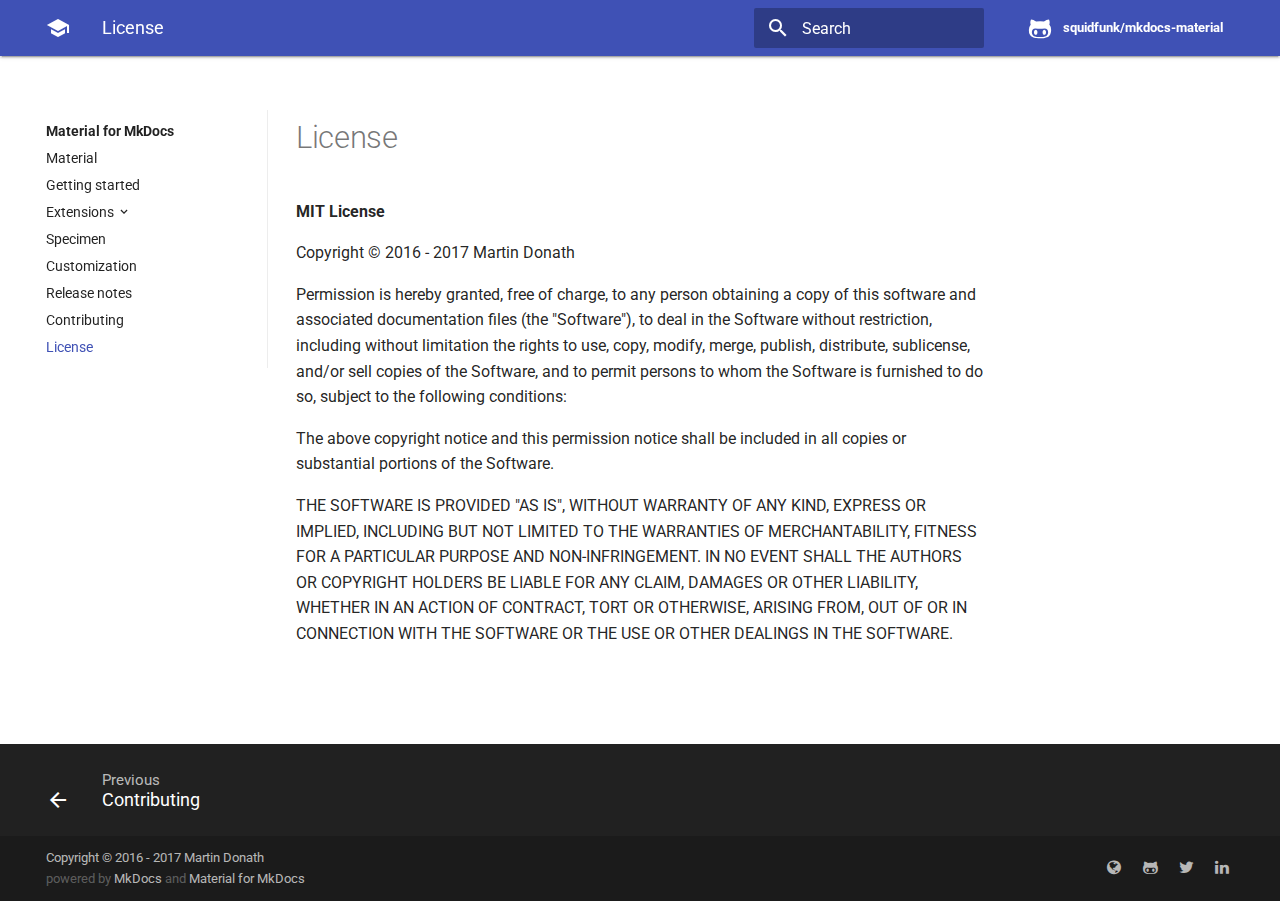
<file: license/index.html>
<!DOCTYPE html>
<html lang="en" class="no-js">
  <head>
    
      <meta charset="utf-8">
      <meta name="viewport" content="width=device-width,initial-scale=1">
      <meta http-equiv="x-ua-compatible" content="ie=edge">
      
        <meta name="description" content="A Material Design theme for MkDocs">
      
      
        <link rel="canonical" href="http://squidfunk.github.io/mkdocs-material/license/">
      
      
        <meta name="author" content="Martin Donath">
      
      
        <link rel="shortcut icon" href="../assets/images/favicon.png">
      
      <meta name="generator" content="mkdocs-0.16.3, mkdocs-material-1.10.3">
    
    
      
        <title>License - Material for MkDocs</title>
      
    
    
      <script src="../assets/javascripts/modernizr-e826f8942a.js"></script>
    
    
      <link rel="stylesheet" href="../assets/stylesheets/application-9011e2d3f8.css">
      
        <link rel="stylesheet" href="../assets/stylesheets/application-23f75ab9c7.palette.css">
      
    
    
      
        
        
        
        <link rel="stylesheet" href="https://fonts.googleapis.com/css?family=Roboto:300,400,400i,700|Roboto+Mono">
        <style>body,input{font-family:"Roboto","Helvetica Neue",Helvetica,Arial,sans-serif}code,kbd,pre{font-family:"Roboto Mono","Courier New",Courier,monospace}</style>
      
      <link rel="stylesheet" href="https://fonts.googleapis.com/icon?family=Material+Icons">
    
    
    
  </head>
  
  
  
  
    <body data-md-color-primary="indigo" data-md-color-accent="indigo">
  
    <svg class="md-svg">
      <defs>
        
        
          <svg xmlns="http://www.w3.org/2000/svg" width="416" height="448" viewBox="0 0 416 448" id="github"><path fill="currentColor" d="M160 304q0 10-3.125 20.5t-10.75 19T128 352t-18.125-8.5-10.75-19T96 304t3.125-20.5 10.75-19T128 256t18.125 8.5 10.75 19T160 304zm160 0q0 10-3.125 20.5t-10.75 19T288 352t-18.125-8.5-10.75-19T256 304t3.125-20.5 10.75-19T288 256t18.125 8.5 10.75 19T320 304zm40 0q0-30-17.25-51T296 232q-10.25 0-48.75 5.25Q229.5 240 208 240t-39.25-2.75Q130.75 232 120 232q-29.5 0-46.75 21T56 304q0 22 8 38.375t20.25 25.75 30.5 15 35 7.375 37.25 1.75h42q20.5 0 37.25-1.75t35-7.375 30.5-15 20.25-25.75T360 304zm56-44q0 51.75-15.25 82.75-9.5 19.25-26.375 33.25t-35.25 21.5-42.5 11.875-42.875 5.5T212 416q-19.5 0-35.5-.75t-36.875-3.125-38.125-7.5-34.25-12.875T37 371.5t-21.5-28.75Q0 312 0 260q0-59.25 34-99-6.75-20.5-6.75-42.5 0-29 12.75-54.5 27 0 47.5 9.875t47.25 30.875Q171.5 96 212 96q37 0 70 8 26.25-20.5 46.75-30.25T376 64q12.75 25.5 12.75 54.5 0 21.75-6.75 42 34 40 34 99.5z"/></svg>
        
      </defs>
    </svg>
    <input class="md-toggle" data-md-toggle="drawer" type="checkbox" id="drawer">
    <input class="md-toggle" data-md-toggle="search" type="checkbox" id="search">
    <label class="md-overlay" data-md-component="overlay" for="drawer"></label>
    
      <header class="md-header" data-md-component="header">
  <nav class="md-header-nav md-grid">
    <div class="md-flex">
      <div class="md-flex__cell md-flex__cell--shrink">
        <a href="http://squidfunk.github.io/mkdocs-material/" title="Material for MkDocs" class="md-header-nav__button md-logo">
          
            <i class="md-icon md-icon--home"></i>
          
        </a>
      </div>
      <div class="md-flex__cell md-flex__cell--shrink">
        <label class="md-icon md-icon--menu md-header-nav__button" for="drawer"></label>
      </div>
      <div class="md-flex__cell md-flex__cell--stretch">
        <span class="md-flex__ellipsis md-header-nav__title">
          
            
              
            
            License
          
        </span>
      </div>
      <div class="md-flex__cell md-flex__cell--shrink">
        
          <label class="md-icon md-icon--search md-header-nav__button" for="search"></label>
          
<div class="md-search" data-md-component="search" role="dialog">
  <label class="md-search__overlay" for="search"></label>
  <div class="md-search__inner">
    <form class="md-search__form" name="search">
      <input type="text" class="md-search__input" name="query" required placeholder="Search" autocapitalize="off" autocorrect="off" autocomplete="off" spellcheck="false" data-md-component="query">
      <label class="md-icon md-search__icon" for="search"></label>
      <button type="reset" class="md-icon md-search__icon" data-md-component="reset">&#xE5CD;</button>
    </form>
    <div class="md-search__output">
      <div class="md-search__scrollwrap" data-md-scrollfix>
        <div class="md-search-result" data-md-component="result" data-md-lang-search="" data-md-lang-tokenizer="[\s\-]+">
          <div class="md-search-result__meta" data-md-lang-result-none="No matching documents" data-md-lang-result-one="1 matching document" data-md-lang-result-other="# matching documents">
            Type to start searching
          </div>
          <ol class="md-search-result__list"></ol>
        </div>
      </div>
    </div>
  </div>
</div>
        
      </div>
      
        <div class="md-flex__cell md-flex__cell--shrink">
          <div class="md-header-nav__source">
            


  


  <a href="https://github.com/squidfunk/mkdocs-material" title="Go to repository" class="md-source" data-md-source="github">
    
      <div class="md-source__icon">
        <svg viewBox="0 0 24 24" width="24" height="24">
          <use xlink:href="#github" width="24" height="24"></use>
        </svg>
      </div>
    
    <div class="md-source__repository">
      squidfunk/mkdocs-material
    </div>
  </a>

          </div>
        </div>
      
    </div>
  </nav>
</header>
    
    <div class="md-container">
      
      
      
      <main class="md-main">
        <div class="md-main__inner md-grid" data-md-component="container">
          
            
              <div class="md-sidebar md-sidebar--primary" data-md-component="navigation">
                <div class="md-sidebar__scrollwrap">
                  <div class="md-sidebar__inner">
                    <nav class="md-nav md-nav--primary" data-md-level="0">
  <label class="md-nav__title md-nav__title--site" for="drawer">
    <div class="md-nav__button md-logo">
      
        <i class="md-icon md-icon--home"></i>
      
    </div>
    Material for MkDocs
  </label>
  
    <div class="md-nav__source">
      


  


  <a href="https://github.com/squidfunk/mkdocs-material" title="Go to repository" class="md-source" data-md-source="github">
    
      <div class="md-source__icon">
        <svg viewBox="0 0 24 24" width="24" height="24">
          <use xlink:href="#github" width="24" height="24"></use>
        </svg>
      </div>
    
    <div class="md-source__repository">
      squidfunk/mkdocs-material
    </div>
  </a>

    </div>
  
  <ul class="md-nav__list" data-md-scrollfix>
    
      
      
      


  <li class="md-nav__item">
    <a href=".." title="Material" class="md-nav__link">
      Material
    </a>
  </li>

    
      
      
      


  <li class="md-nav__item">
    <a href="../getting-started/" title="Getting started" class="md-nav__link">
      Getting started
    </a>
  </li>

    
      
      
      


  <li class="md-nav__item md-nav__item--nested">
    
      <input class="md-toggle md-nav__toggle" data-md-toggle="nav-3" type="checkbox" id="nav-3">
    
    <label class="md-nav__link" for="nav-3">
      Extensions
    </label>
    <nav class="md-nav" data-md-component="collapsible" data-md-level="1">
      <label class="md-nav__title" for="nav-3">
        Extensions
      </label>
      <ul class="md-nav__list" data-md-scrollfix>
        
        
          
          
          


  <li class="md-nav__item">
    <a href="../extensions/admonition/" title="Admonition" class="md-nav__link">
      Admonition
    </a>
  </li>

        
          
          
          


  <li class="md-nav__item">
    <a href="../extensions/codehilite/" title="CodeHilite" class="md-nav__link">
      CodeHilite
    </a>
  </li>

        
          
          
          


  <li class="md-nav__item">
    <a href="../extensions/footnotes/" title="Footnotes" class="md-nav__link">
      Footnotes
    </a>
  </li>

        
          
          
          


  <li class="md-nav__item">
    <a href="../extensions/metadata/" title="Metadata" class="md-nav__link">
      Metadata
    </a>
  </li>

        
          
          
          


  <li class="md-nav__item">
    <a href="../extensions/permalinks/" title="Permalinks" class="md-nav__link">
      Permalinks
    </a>
  </li>

        
          
          
          


  <li class="md-nav__item">
    <a href="../extensions/pymdown/" title="PyMdown" class="md-nav__link">
      PyMdown
    </a>
  </li>

        
      </ul>
    </nav>
  </li>

    
      
      
      


  <li class="md-nav__item">
    <a href="../specimen/" title="Specimen" class="md-nav__link">
      Specimen
    </a>
  </li>

    
      
      
      


  <li class="md-nav__item">
    <a href="../customization/" title="Customization" class="md-nav__link">
      Customization
    </a>
  </li>

    
      
      
      


  <li class="md-nav__item">
    <a href="../release-notes/" title="Release notes" class="md-nav__link">
      Release notes
    </a>
  </li>

    
      
      
      


  <li class="md-nav__item">
    <a href="../contributing/" title="Contributing" class="md-nav__link">
      Contributing
    </a>
  </li>

    
      
      
      

  


  <li class="md-nav__item md-nav__item--active">
    
    <input class="md-toggle md-nav__toggle" data-md-toggle="toc" type="checkbox" id="toc">
    
      
    
    
    <a href="./" title="License" class="md-nav__link md-nav__link--active">
      License
    </a>
    
  </li>

    
  </ul>
</nav>
                  </div>
                </div>
              </div>
            
            
              <div class="md-sidebar md-sidebar--secondary" data-md-component="toc">
                <div class="md-sidebar__scrollwrap">
                  <div class="md-sidebar__inner">
                    
<nav class="md-nav md-nav--secondary">
  
  
    
  
  
</nav>
                  </div>
                </div>
              </div>
            
          
          <div class="md-content">
            <article class="md-content__inner md-typeset">
              
                
                
                <h1 id="license">License<a class="headerlink" href="#license" title="Permanent link">&para;</a></h1>
<p><strong>MIT License</strong></p>
<p>Copyright &copy; 2016 - 2017 Martin Donath</p>
<p>Permission is hereby granted, free of charge, to any person obtaining a copy
of this software and associated documentation files (the "Software"), to
deal in the Software without restriction, including without limitation the
rights to use, copy, modify, merge, publish, distribute, sublicense, and/or
sell copies of the Software, and to permit persons to whom the Software is
furnished to do so, subject to the following conditions:</p>
<p>The above copyright notice and this permission notice shall be included in
all copies or substantial portions of the Software.</p>
<p>THE SOFTWARE IS PROVIDED "AS IS", WITHOUT WARRANTY OF ANY KIND, EXPRESS OR
IMPLIED, INCLUDING BUT NOT LIMITED TO THE WARRANTIES OF MERCHANTABILITY,
FITNESS FOR A PARTICULAR PURPOSE AND NON-INFRINGEMENT. IN NO EVENT SHALL THE
AUTHORS OR COPYRIGHT HOLDERS BE LIABLE FOR ANY CLAIM, DAMAGES OR OTHER
LIABILITY, WHETHER IN AN ACTION OF CONTRACT, TORT OR OTHERWISE, ARISING
FROM, OUT OF OR IN CONNECTION WITH THE SOFTWARE OR THE USE OR OTHER DEALINGS
IN THE SOFTWARE.</p>
                
                  
                
              
              
                
              
            </article>
          </div>
        </div>
      </main>
      
        
<footer class="md-footer">
  
    <div class="md-footer-nav">
      <nav class="md-footer-nav__inner md-grid">
        
          <a href="../contributing/" title="Contributing" class="md-flex md-footer-nav__link md-footer-nav__link--prev" rel="prev">
            <div class="md-flex__cell md-flex__cell--shrink">
              <i class="md-icon md-icon--arrow-back md-footer-nav__button"></i>
            </div>
            <div class="md-flex__cell md-flex__cell--stretch md-footer-nav__title">
              <span class="md-flex__ellipsis">
                <span class="md-footer-nav__direction">
                  Previous
                </span>
                Contributing
              </span>
            </div>
          </a>
        
        
      </nav>
    </div>
  
  <div class="md-footer-meta md-typeset">
    <div class="md-footer-meta__inner md-grid">
      <div class="md-footer-copyright">
        
          <div class="md-footer-copyright__highlight">
            Copyright &copy; 2016 - 2017 Martin Donath
          </div>
        
        powered by
        <a href="http://www.mkdocs.org" title="MkDocs">MkDocs</a>
        and
        <a href="http://squidfunk.github.io/mkdocs-material/" title="Material for MkDocs">
          Material for MkDocs</a>
      </div>
      
        
  <div class="md-footer-social">
    
    <link rel="stylesheet" href="https://cdnjs.cloudflare.com/ajax/libs/font-awesome/4.7.0/css/font-awesome.min.css">
    
      <a href="http://struct.cc" class="md-footer-social__link fa fa-globe"></a>
    
      <a href="https://github.com/squidfunk" class="md-footer-social__link fa fa-github-alt"></a>
    
      <a href="https://twitter.com/squidfunk" class="md-footer-social__link fa fa-twitter"></a>
    
      <a href="https://linkedin.com/in/squidfunk" class="md-footer-social__link fa fa-linkedin"></a>
    
  </div>

      
    </div>
  </div>
</footer>
      
    </div>
    
      <script src="../assets/javascripts/application-683e1b679e.js"></script>
      
      
      <script>app.initialize({url:{base:".."}})</script>
      
    
    
      
      <script>!function(e,t,a,n,o,c,i){e.GoogleAnalyticsObject=o,e[o]=e[o]||function(){(e[o].q=e[o].q||[]).push(arguments)},e[o].l=1*new Date,c=t.createElement(a),i=t.getElementsByTagName(a)[0],c.async=1,c.src=n,i.parentNode.insertBefore(c,i)}(window,document,"script","https://www.google-analytics.com/analytics.js","ga"),ga("create","UA-73586301-1","auto"),ga("set","anonymizeIp",!0),ga("send","pageview");var links=document.getElementsByTagName("a");Array.prototype.map.call(links,function(e){e.host!=document.location.host&&e.addEventListener("click",function(){var t=e.getAttribute("data-md-action")||"follow";ga("send","event","outbound",t,e.href)})});var query=document.forms.search.query;query.addEventListener("blur",function(){if(this.value){var e=document.location.pathname;ga("send","pageview",e+"?q="+this.value)}})</script>
      
    
  </body>
</html>
</file>
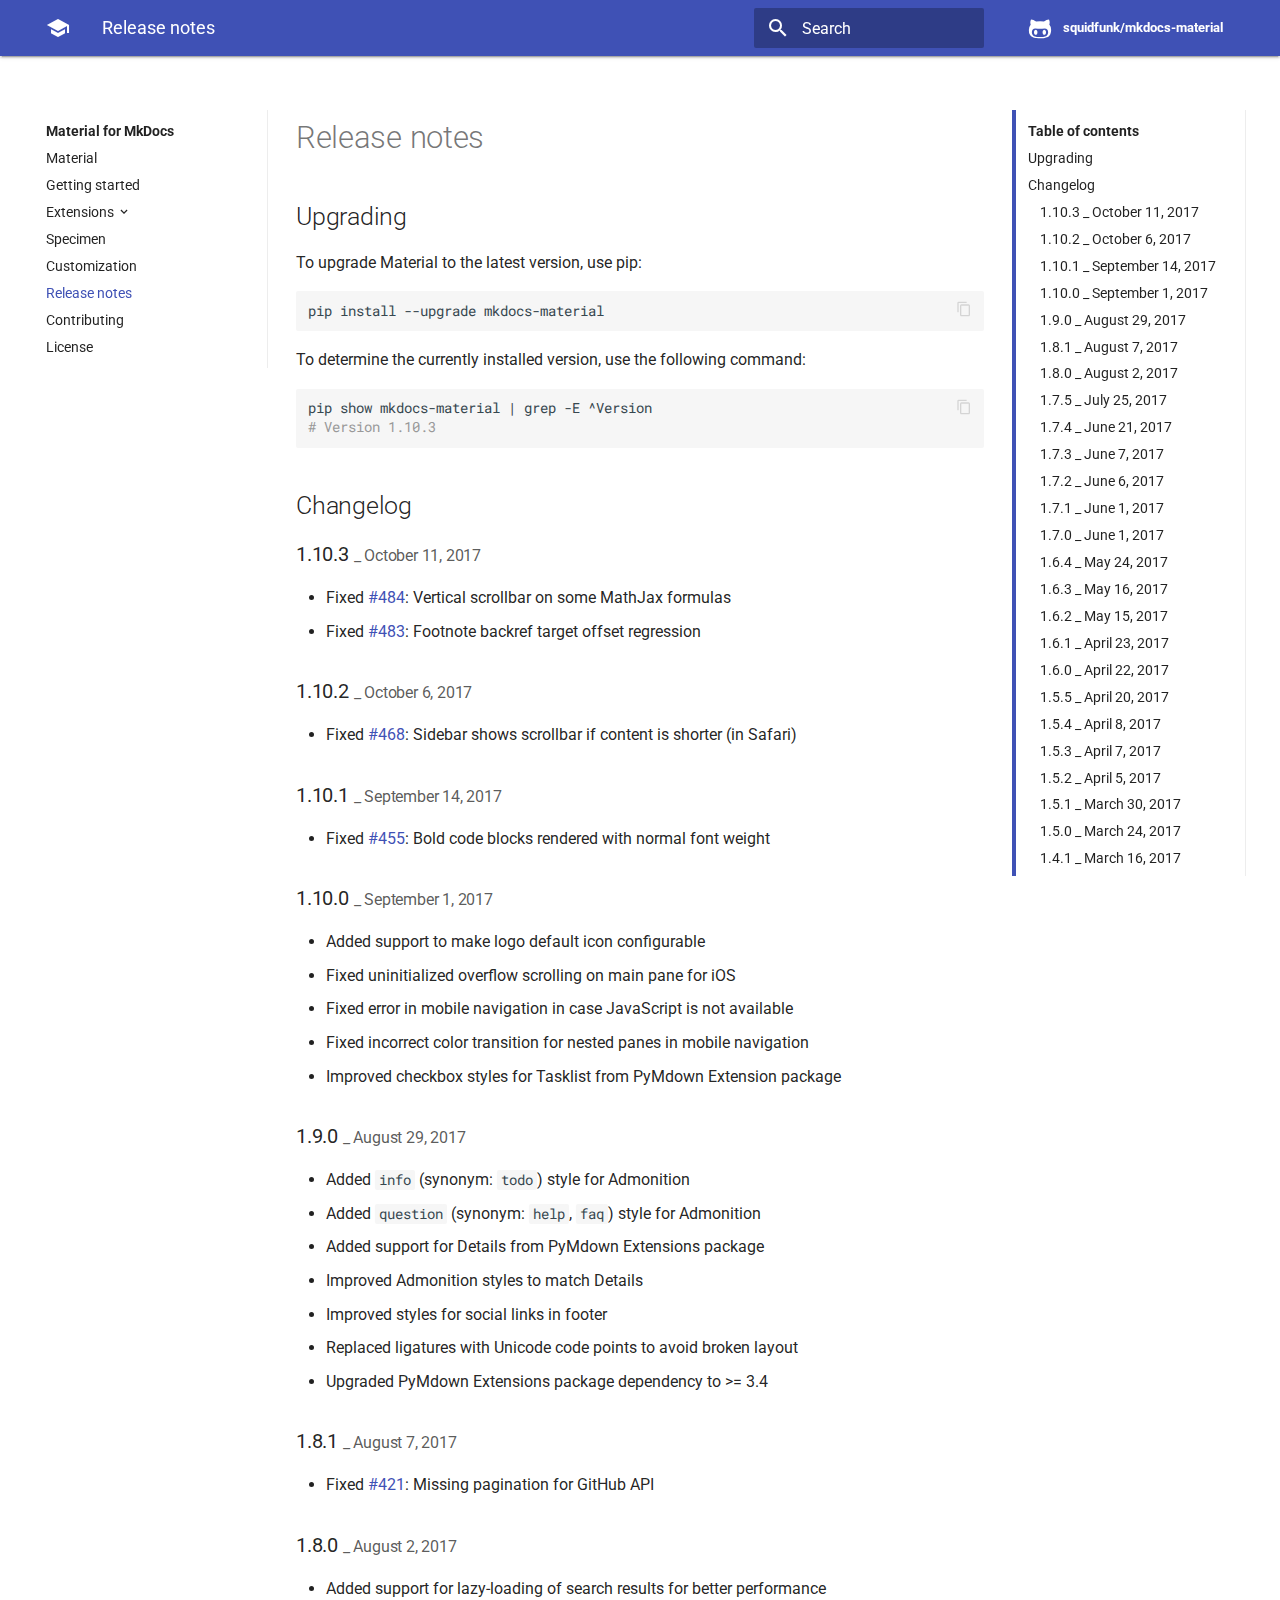
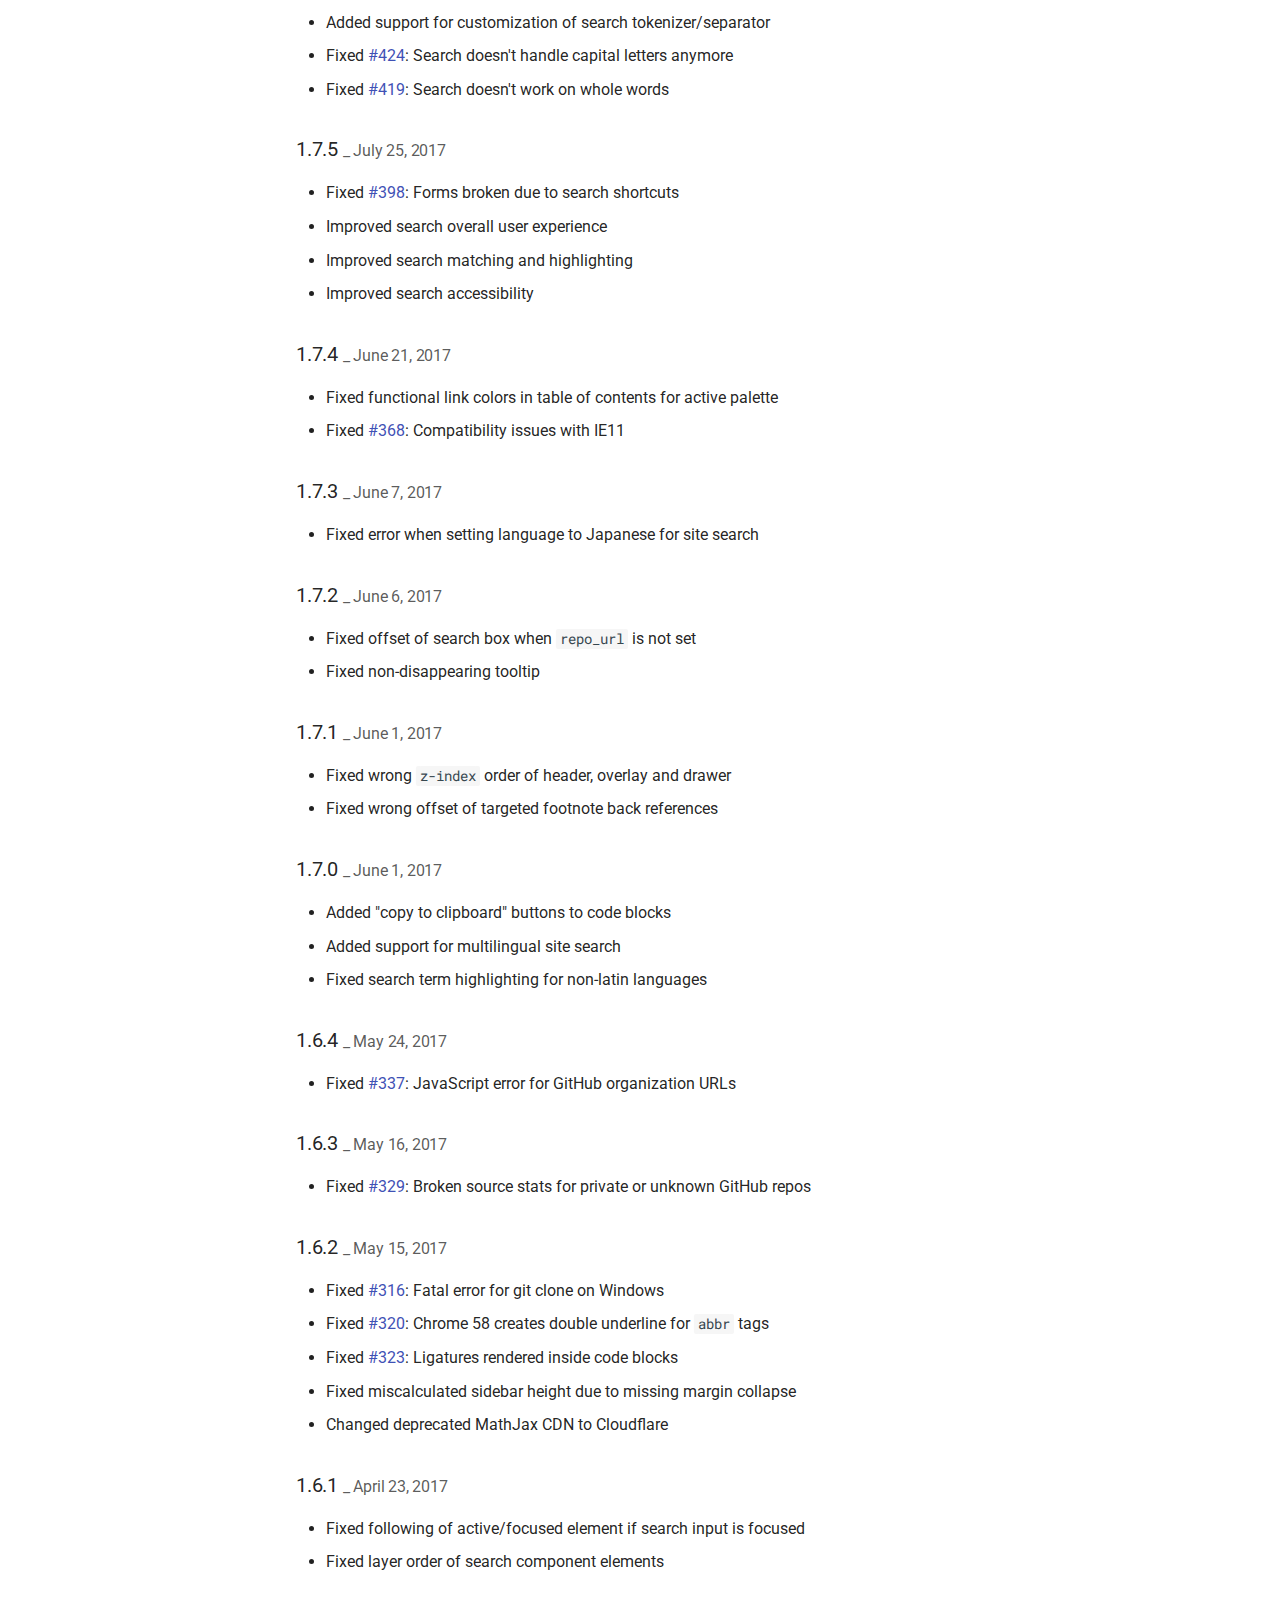
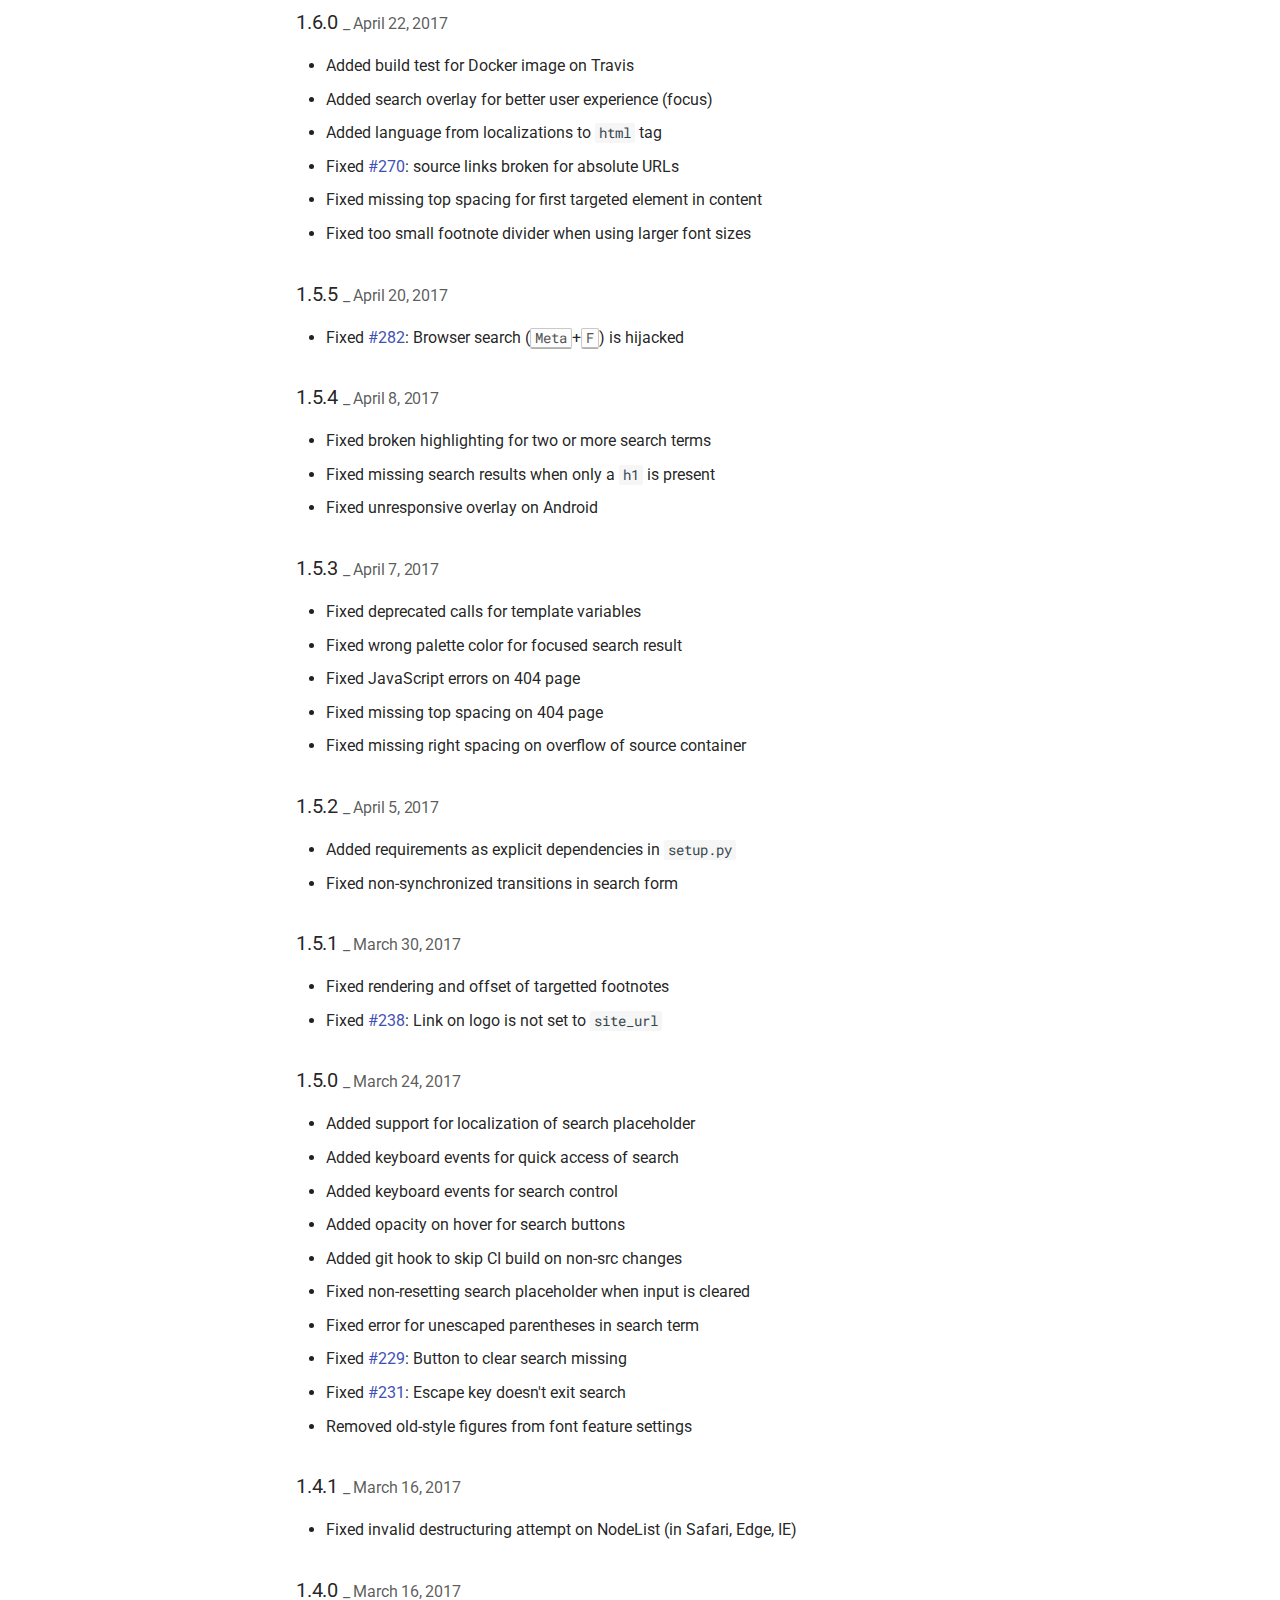
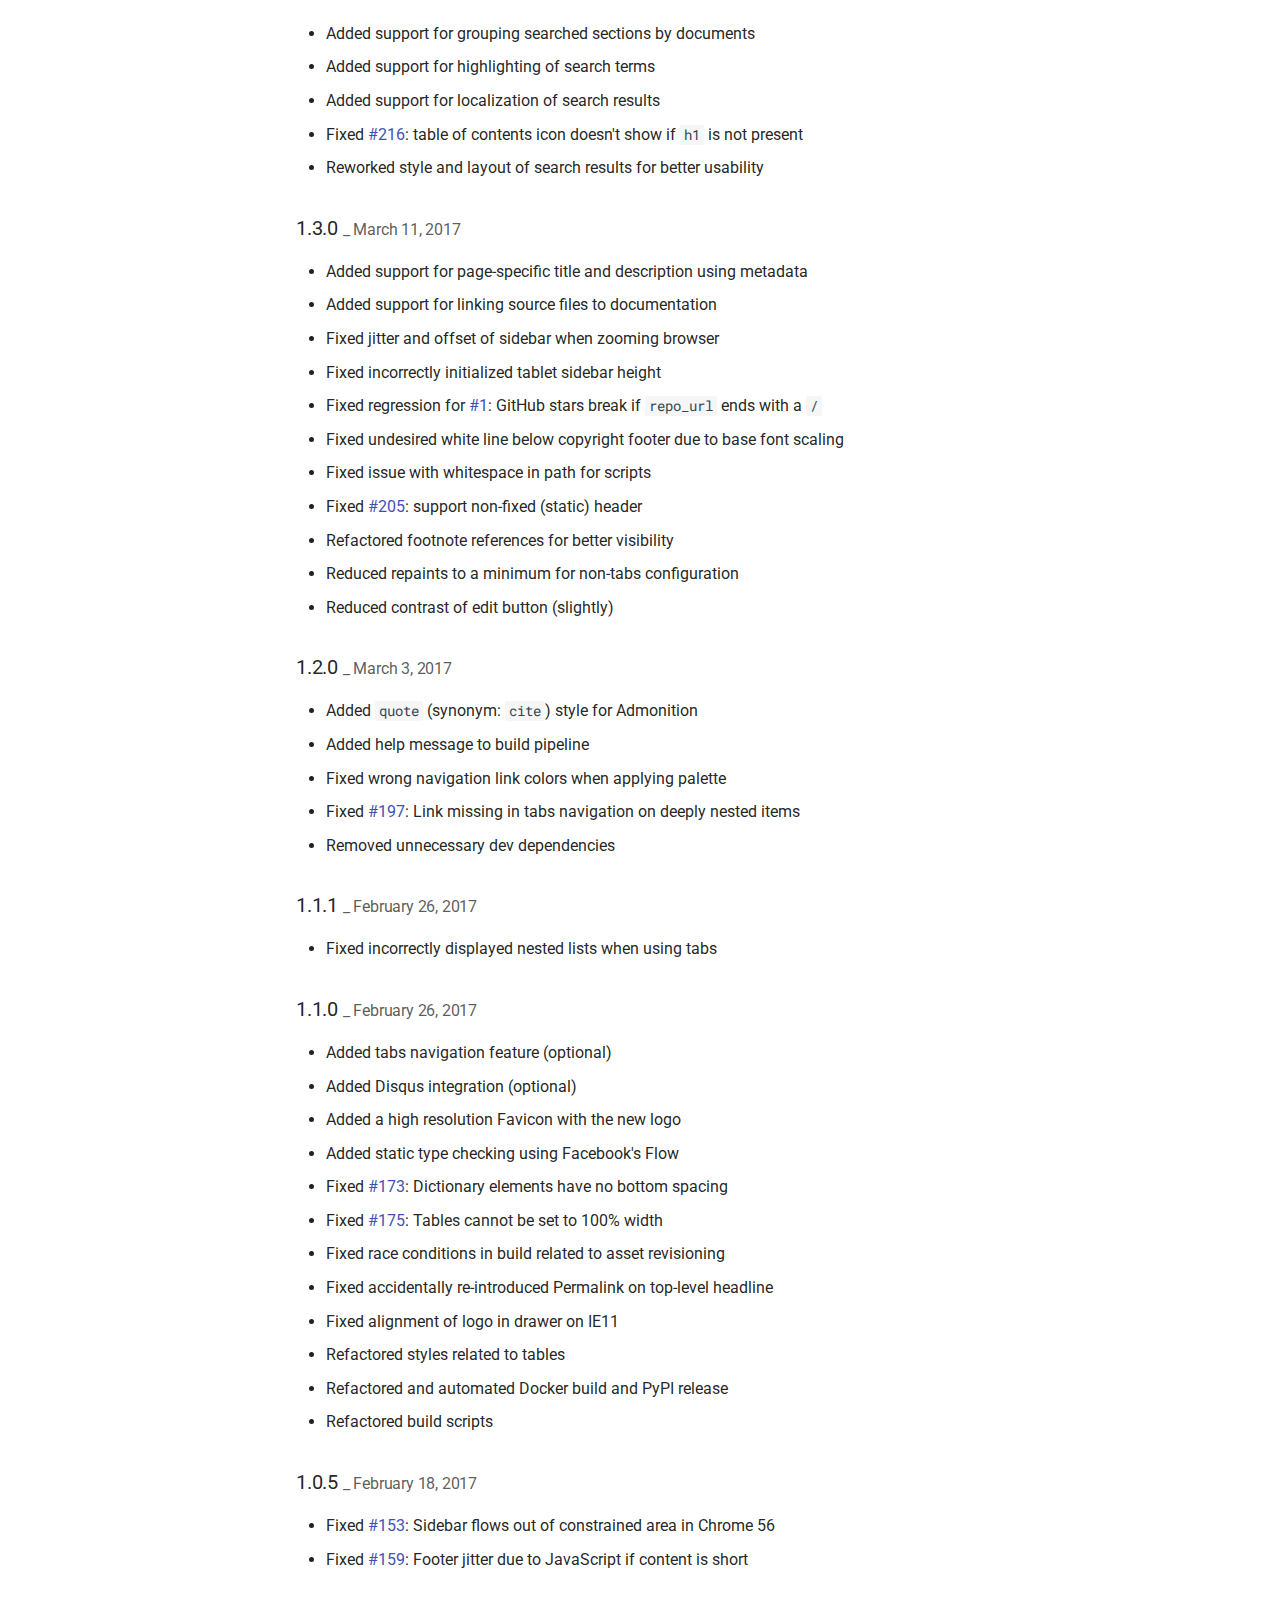
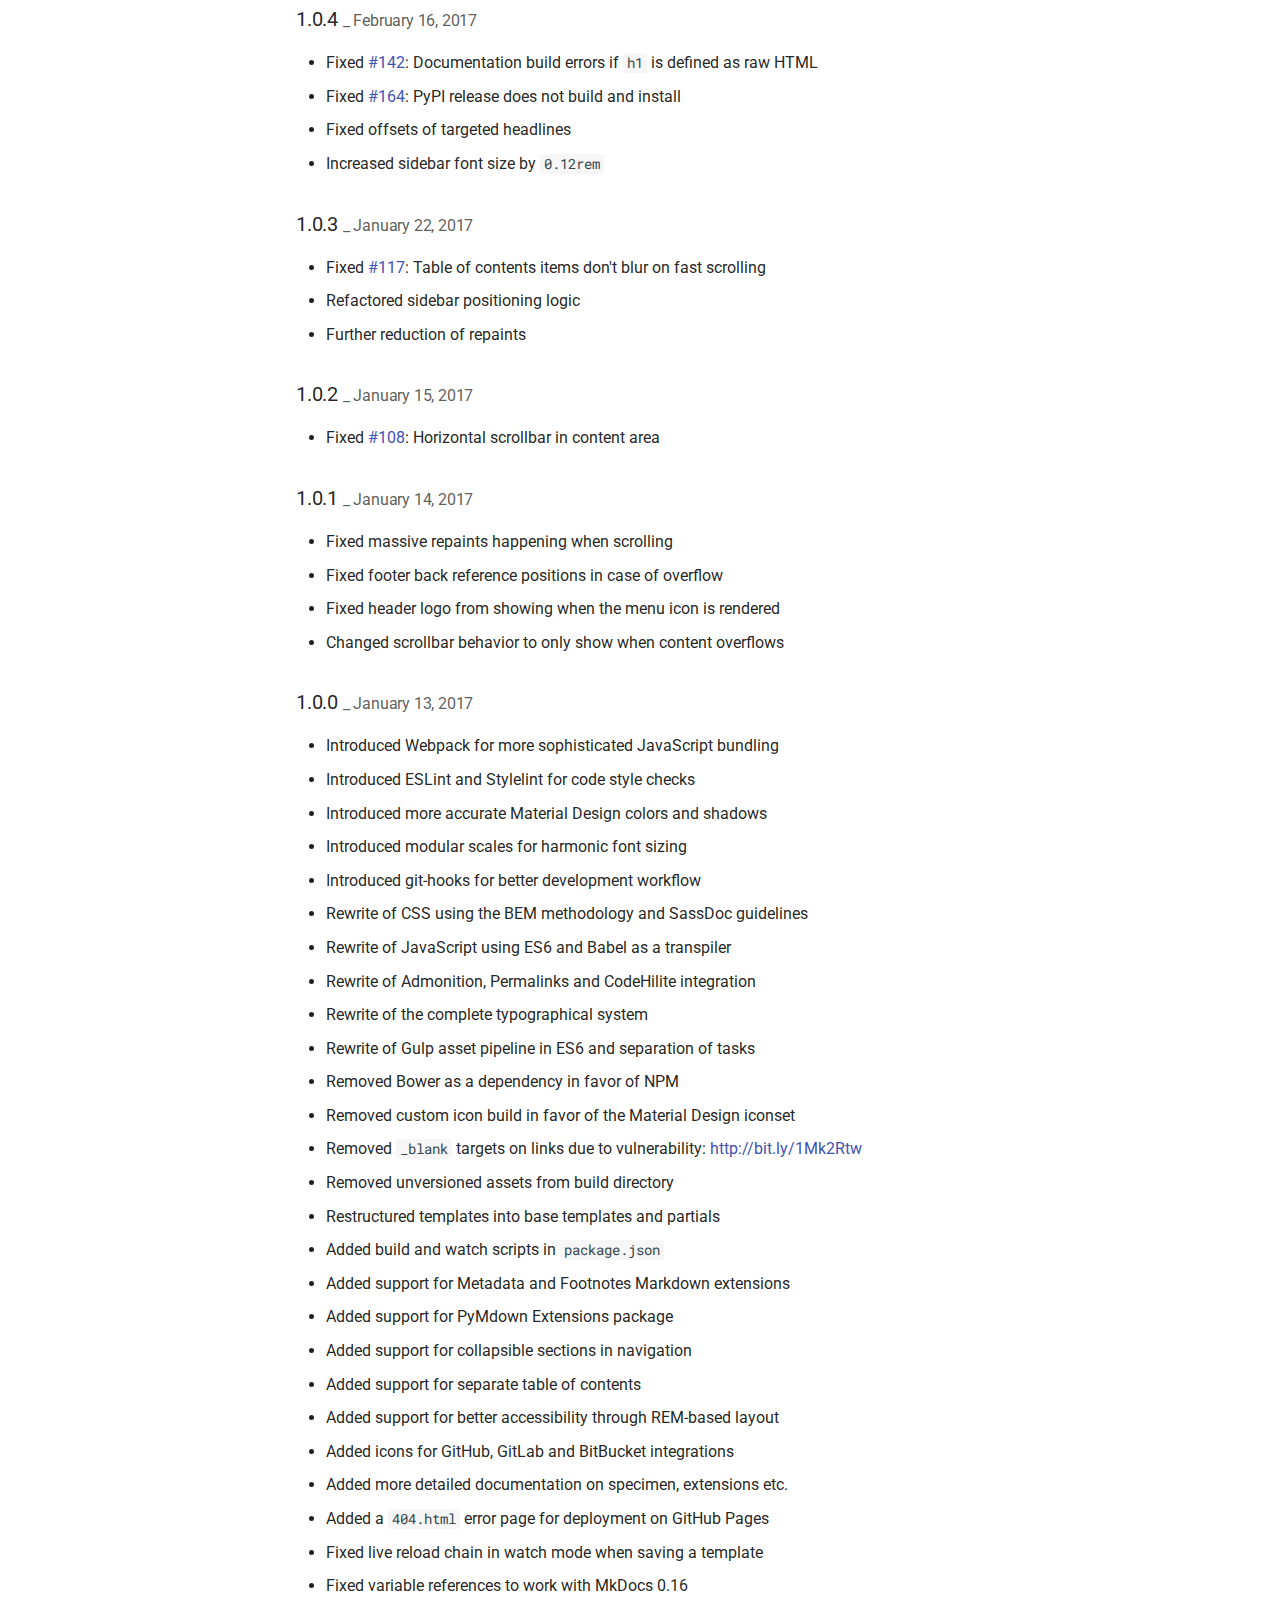
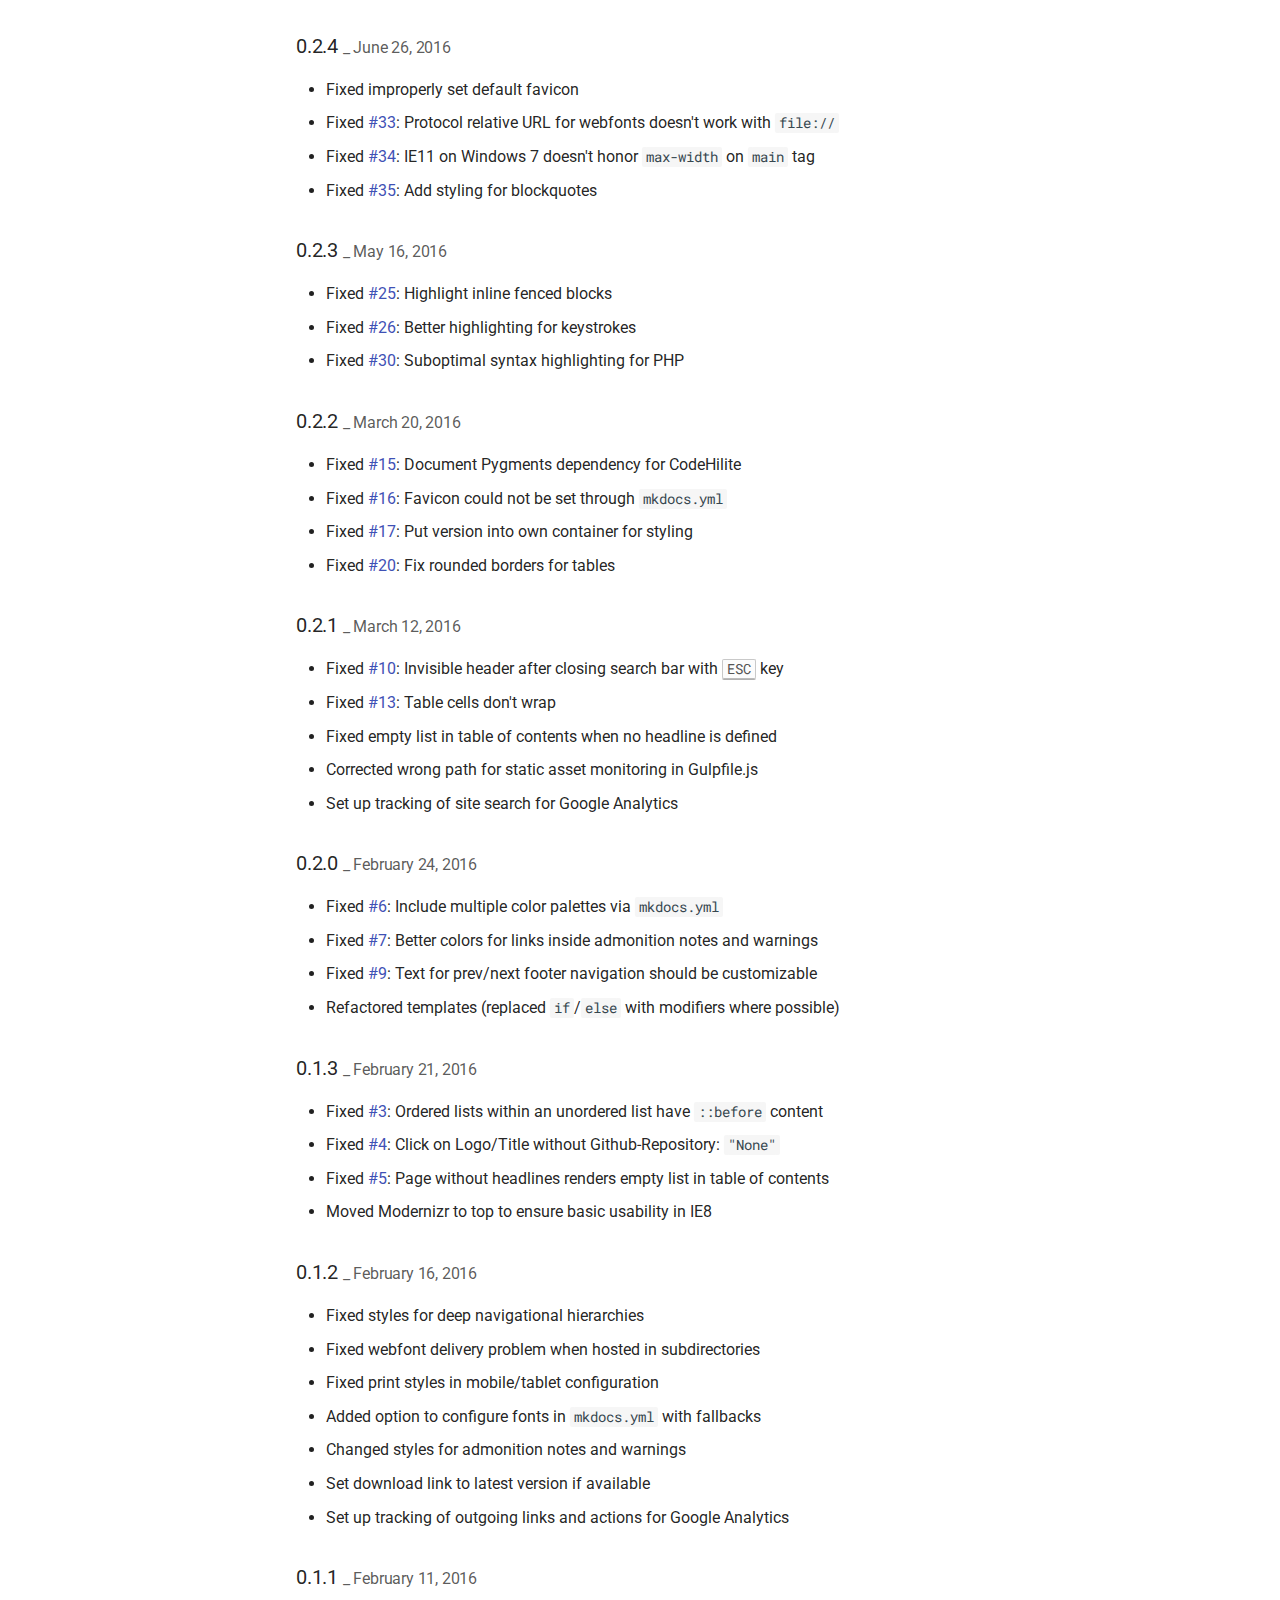
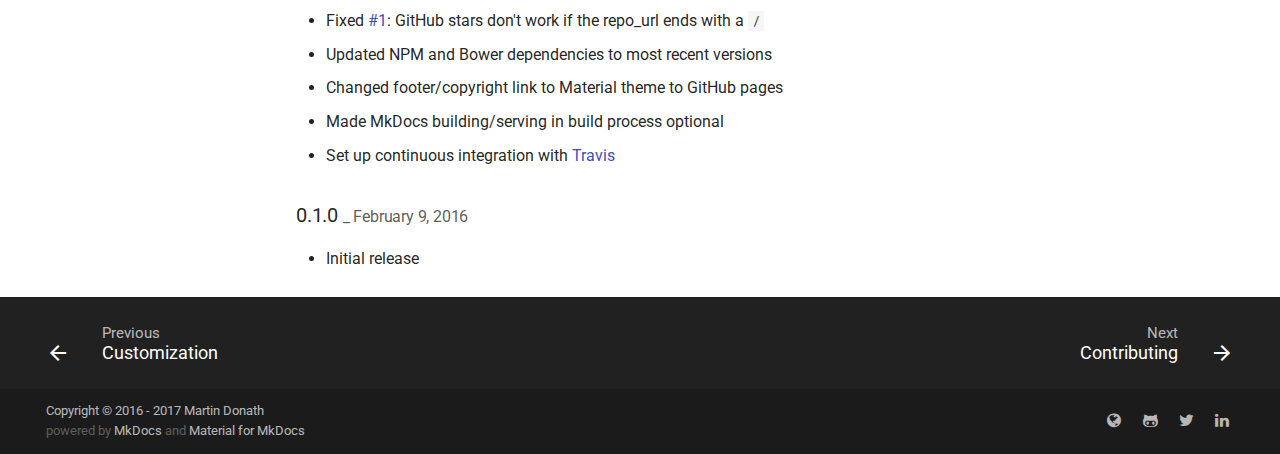
<file: release-notes/index.html>
<!DOCTYPE html>
<html lang="en" class="no-js">
  <head>
    
      <meta charset="utf-8">
      <meta name="viewport" content="width=device-width,initial-scale=1">
      <meta http-equiv="x-ua-compatible" content="ie=edge">
      
        <meta name="description" content="A Material Design theme for MkDocs">
      
      
        <link rel="canonical" href="http://squidfunk.github.io/mkdocs-material/release-notes/">
      
      
        <meta name="author" content="Martin Donath">
      
      
        <link rel="shortcut icon" href="../assets/images/favicon.png">
      
      <meta name="generator" content="mkdocs-0.16.3, mkdocs-material-1.10.3">
    
    
      
        <title>Release notes - Material for MkDocs</title>
      
    
    
      <script src="../assets/javascripts/modernizr-e826f8942a.js"></script>
    
    
      <link rel="stylesheet" href="../assets/stylesheets/application-9011e2d3f8.css">
      
        <link rel="stylesheet" href="../assets/stylesheets/application-23f75ab9c7.palette.css">
      
    
    
      
        
        
        
        <link rel="stylesheet" href="https://fonts.googleapis.com/css?family=Roboto:300,400,400i,700|Roboto+Mono">
        <style>body,input{font-family:"Roboto","Helvetica Neue",Helvetica,Arial,sans-serif}code,kbd,pre{font-family:"Roboto Mono","Courier New",Courier,monospace}</style>
      
      <link rel="stylesheet" href="https://fonts.googleapis.com/icon?family=Material+Icons">
    
    
    
  </head>
  
  
  
  
    <body data-md-color-primary="indigo" data-md-color-accent="indigo">
  
    <svg class="md-svg">
      <defs>
        
        
          <svg xmlns="http://www.w3.org/2000/svg" width="416" height="448" viewBox="0 0 416 448" id="github"><path fill="currentColor" d="M160 304q0 10-3.125 20.5t-10.75 19T128 352t-18.125-8.5-10.75-19T96 304t3.125-20.5 10.75-19T128 256t18.125 8.5 10.75 19T160 304zm160 0q0 10-3.125 20.5t-10.75 19T288 352t-18.125-8.5-10.75-19T256 304t3.125-20.5 10.75-19T288 256t18.125 8.5 10.75 19T320 304zm40 0q0-30-17.25-51T296 232q-10.25 0-48.75 5.25Q229.5 240 208 240t-39.25-2.75Q130.75 232 120 232q-29.5 0-46.75 21T56 304q0 22 8 38.375t20.25 25.75 30.5 15 35 7.375 37.25 1.75h42q20.5 0 37.25-1.75t35-7.375 30.5-15 20.25-25.75T360 304zm56-44q0 51.75-15.25 82.75-9.5 19.25-26.375 33.25t-35.25 21.5-42.5 11.875-42.875 5.5T212 416q-19.5 0-35.5-.75t-36.875-3.125-38.125-7.5-34.25-12.875T37 371.5t-21.5-28.75Q0 312 0 260q0-59.25 34-99-6.75-20.5-6.75-42.5 0-29 12.75-54.5 27 0 47.5 9.875t47.25 30.875Q171.5 96 212 96q37 0 70 8 26.25-20.5 46.75-30.25T376 64q12.75 25.5 12.75 54.5 0 21.75-6.75 42 34 40 34 99.5z"/></svg>
        
      </defs>
    </svg>
    <input class="md-toggle" data-md-toggle="drawer" type="checkbox" id="drawer">
    <input class="md-toggle" data-md-toggle="search" type="checkbox" id="search">
    <label class="md-overlay" data-md-component="overlay" for="drawer"></label>
    
      <header class="md-header" data-md-component="header">
  <nav class="md-header-nav md-grid">
    <div class="md-flex">
      <div class="md-flex__cell md-flex__cell--shrink">
        <a href="http://squidfunk.github.io/mkdocs-material/" title="Material for MkDocs" class="md-header-nav__button md-logo">
          
            <i class="md-icon md-icon--home"></i>
          
        </a>
      </div>
      <div class="md-flex__cell md-flex__cell--shrink">
        <label class="md-icon md-icon--menu md-header-nav__button" for="drawer"></label>
      </div>
      <div class="md-flex__cell md-flex__cell--stretch">
        <span class="md-flex__ellipsis md-header-nav__title">
          
            
              
            
            Release notes
          
        </span>
      </div>
      <div class="md-flex__cell md-flex__cell--shrink">
        
          <label class="md-icon md-icon--search md-header-nav__button" for="search"></label>
          
<div class="md-search" data-md-component="search" role="dialog">
  <label class="md-search__overlay" for="search"></label>
  <div class="md-search__inner">
    <form class="md-search__form" name="search">
      <input type="text" class="md-search__input" name="query" required placeholder="Search" autocapitalize="off" autocorrect="off" autocomplete="off" spellcheck="false" data-md-component="query">
      <label class="md-icon md-search__icon" for="search"></label>
      <button type="reset" class="md-icon md-search__icon" data-md-component="reset">&#xE5CD;</button>
    </form>
    <div class="md-search__output">
      <div class="md-search__scrollwrap" data-md-scrollfix>
        <div class="md-search-result" data-md-component="result" data-md-lang-search="" data-md-lang-tokenizer="[\s\-]+">
          <div class="md-search-result__meta" data-md-lang-result-none="No matching documents" data-md-lang-result-one="1 matching document" data-md-lang-result-other="# matching documents">
            Type to start searching
          </div>
          <ol class="md-search-result__list"></ol>
        </div>
      </div>
    </div>
  </div>
</div>
        
      </div>
      
        <div class="md-flex__cell md-flex__cell--shrink">
          <div class="md-header-nav__source">
            


  


  <a href="https://github.com/squidfunk/mkdocs-material" title="Go to repository" class="md-source" data-md-source="github">
    
      <div class="md-source__icon">
        <svg viewBox="0 0 24 24" width="24" height="24">
          <use xlink:href="#github" width="24" height="24"></use>
        </svg>
      </div>
    
    <div class="md-source__repository">
      squidfunk/mkdocs-material
    </div>
  </a>

          </div>
        </div>
      
    </div>
  </nav>
</header>
    
    <div class="md-container">
      
      
      
      <main class="md-main">
        <div class="md-main__inner md-grid" data-md-component="container">
          
            
              <div class="md-sidebar md-sidebar--primary" data-md-component="navigation">
                <div class="md-sidebar__scrollwrap">
                  <div class="md-sidebar__inner">
                    <nav class="md-nav md-nav--primary" data-md-level="0">
  <label class="md-nav__title md-nav__title--site" for="drawer">
    <div class="md-nav__button md-logo">
      
        <i class="md-icon md-icon--home"></i>
      
    </div>
    Material for MkDocs
  </label>
  
    <div class="md-nav__source">
      


  


  <a href="https://github.com/squidfunk/mkdocs-material" title="Go to repository" class="md-source" data-md-source="github">
    
      <div class="md-source__icon">
        <svg viewBox="0 0 24 24" width="24" height="24">
          <use xlink:href="#github" width="24" height="24"></use>
        </svg>
      </div>
    
    <div class="md-source__repository">
      squidfunk/mkdocs-material
    </div>
  </a>

    </div>
  
  <ul class="md-nav__list" data-md-scrollfix>
    
      
      
      


  <li class="md-nav__item">
    <a href=".." title="Material" class="md-nav__link">
      Material
    </a>
  </li>

    
      
      
      


  <li class="md-nav__item">
    <a href="../getting-started/" title="Getting started" class="md-nav__link">
      Getting started
    </a>
  </li>

    
      
      
      


  <li class="md-nav__item md-nav__item--nested">
    
      <input class="md-toggle md-nav__toggle" data-md-toggle="nav-3" type="checkbox" id="nav-3">
    
    <label class="md-nav__link" for="nav-3">
      Extensions
    </label>
    <nav class="md-nav" data-md-component="collapsible" data-md-level="1">
      <label class="md-nav__title" for="nav-3">
        Extensions
      </label>
      <ul class="md-nav__list" data-md-scrollfix>
        
        
          
          
          


  <li class="md-nav__item">
    <a href="../extensions/admonition/" title="Admonition" class="md-nav__link">
      Admonition
    </a>
  </li>

        
          
          
          


  <li class="md-nav__item">
    <a href="../extensions/codehilite/" title="CodeHilite" class="md-nav__link">
      CodeHilite
    </a>
  </li>

        
          
          
          


  <li class="md-nav__item">
    <a href="../extensions/footnotes/" title="Footnotes" class="md-nav__link">
      Footnotes
    </a>
  </li>

        
          
          
          


  <li class="md-nav__item">
    <a href="../extensions/metadata/" title="Metadata" class="md-nav__link">
      Metadata
    </a>
  </li>

        
          
          
          


  <li class="md-nav__item">
    <a href="../extensions/permalinks/" title="Permalinks" class="md-nav__link">
      Permalinks
    </a>
  </li>

        
          
          
          


  <li class="md-nav__item">
    <a href="../extensions/pymdown/" title="PyMdown" class="md-nav__link">
      PyMdown
    </a>
  </li>

        
      </ul>
    </nav>
  </li>

    
      
      
      


  <li class="md-nav__item">
    <a href="../specimen/" title="Specimen" class="md-nav__link">
      Specimen
    </a>
  </li>

    
      
      
      


  <li class="md-nav__item">
    <a href="../customization/" title="Customization" class="md-nav__link">
      Customization
    </a>
  </li>

    
      
      
      

  


  <li class="md-nav__item md-nav__item--active">
    
    <input class="md-toggle md-nav__toggle" data-md-toggle="toc" type="checkbox" id="toc">
    
      
    
    
      <label class="md-nav__link md-nav__link--active" for="toc">
        Release notes
      </label>
    
    <a href="./" title="Release notes" class="md-nav__link md-nav__link--active">
      Release notes
    </a>
    
      
<nav class="md-nav md-nav--secondary">
  
  
    
  
  
    <label class="md-nav__title" for="toc">Table of contents</label>
    <ul class="md-nav__list" data-md-scrollfix>
      
        <li class="md-nav__item">
  <a href="#upgrading" title="Upgrading" class="md-nav__link">
    Upgrading
  </a>
  
</li>
      
        <li class="md-nav__item">
  <a href="#changelog" title="Changelog" class="md-nav__link">
    Changelog
  </a>
  
    <nav class="md-nav">
      <ul class="md-nav__list">
        
          <li class="md-nav__item">
  <a href="#1103-_-october-11-2017" title="1.10.3 _ October 11, 2017" class="md-nav__link">
    1.10.3 _ October 11, 2017
  </a>
  
</li>
        
          <li class="md-nav__item">
  <a href="#1102-_-october-6-2017" title="1.10.2 _ October 6, 2017" class="md-nav__link">
    1.10.2 _ October 6, 2017
  </a>
  
</li>
        
          <li class="md-nav__item">
  <a href="#1101-_-september-14-2017" title="1.10.1 _ September 14, 2017" class="md-nav__link">
    1.10.1 _ September 14, 2017
  </a>
  
</li>
        
          <li class="md-nav__item">
  <a href="#1100-_-september-1-2017" title="1.10.0 _ September 1, 2017" class="md-nav__link">
    1.10.0 _ September 1, 2017
  </a>
  
</li>
        
          <li class="md-nav__item">
  <a href="#190-_-august-29-2017" title="1.9.0 _ August 29, 2017" class="md-nav__link">
    1.9.0 _ August 29, 2017
  </a>
  
</li>
        
          <li class="md-nav__item">
  <a href="#181-_-august-7-2017" title="1.8.1 _ August 7, 2017" class="md-nav__link">
    1.8.1 _ August 7, 2017
  </a>
  
</li>
        
          <li class="md-nav__item">
  <a href="#180-_-august-2-2017" title="1.8.0 _ August 2, 2017" class="md-nav__link">
    1.8.0 _ August 2, 2017
  </a>
  
</li>
        
          <li class="md-nav__item">
  <a href="#175-_-july-25-2017" title="1.7.5 _ July 25, 2017" class="md-nav__link">
    1.7.5 _ July 25, 2017
  </a>
  
</li>
        
          <li class="md-nav__item">
  <a href="#174-_-june-21-2017" title="1.7.4 _ June 21, 2017" class="md-nav__link">
    1.7.4 _ June 21, 2017
  </a>
  
</li>
        
          <li class="md-nav__item">
  <a href="#173-_-june-7-2017" title="1.7.3 _ June 7, 2017" class="md-nav__link">
    1.7.3 _ June 7, 2017
  </a>
  
</li>
        
          <li class="md-nav__item">
  <a href="#172-_-june-6-2017" title="1.7.2 _ June 6, 2017" class="md-nav__link">
    1.7.2 _ June 6, 2017
  </a>
  
</li>
        
          <li class="md-nav__item">
  <a href="#171-_-june-1-2017" title="1.7.1 _ June 1, 2017" class="md-nav__link">
    1.7.1 _ June 1, 2017
  </a>
  
</li>
        
          <li class="md-nav__item">
  <a href="#170-_-june-1-2017" title="1.7.0 _ June 1, 2017" class="md-nav__link">
    1.7.0 _ June 1, 2017
  </a>
  
</li>
        
          <li class="md-nav__item">
  <a href="#164-_-may-24-2017" title="1.6.4 _ May 24, 2017" class="md-nav__link">
    1.6.4 _ May 24, 2017
  </a>
  
</li>
        
          <li class="md-nav__item">
  <a href="#163-_-may-16-2017" title="1.6.3 _ May 16, 2017" class="md-nav__link">
    1.6.3 _ May 16, 2017
  </a>
  
</li>
        
          <li class="md-nav__item">
  <a href="#162-_-may-15-2017" title="1.6.2 _ May 15, 2017" class="md-nav__link">
    1.6.2 _ May 15, 2017
  </a>
  
</li>
        
          <li class="md-nav__item">
  <a href="#161-_-april-23-2017" title="1.6.1 _ April 23, 2017" class="md-nav__link">
    1.6.1 _ April 23, 2017
  </a>
  
</li>
        
          <li class="md-nav__item">
  <a href="#160-_-april-22-2017" title="1.6.0 _ April 22, 2017" class="md-nav__link">
    1.6.0 _ April 22, 2017
  </a>
  
</li>
        
          <li class="md-nav__item">
  <a href="#155-_-april-20-2017" title="1.5.5 _ April 20, 2017" class="md-nav__link">
    1.5.5 _ April 20, 2017
  </a>
  
</li>
        
          <li class="md-nav__item">
  <a href="#154-_-april-8-2017" title="1.5.4 _ April 8, 2017" class="md-nav__link">
    1.5.4 _ April 8, 2017
  </a>
  
</li>
        
          <li class="md-nav__item">
  <a href="#153-_-april-7-2017" title="1.5.3 _ April 7, 2017" class="md-nav__link">
    1.5.3 _ April 7, 2017
  </a>
  
</li>
        
          <li class="md-nav__item">
  <a href="#152-_-april-5-2017" title="1.5.2 _ April 5, 2017" class="md-nav__link">
    1.5.2 _ April 5, 2017
  </a>
  
</li>
        
          <li class="md-nav__item">
  <a href="#151-_-march-30-2017" title="1.5.1 _ March 30, 2017" class="md-nav__link">
    1.5.1 _ March 30, 2017
  </a>
  
</li>
        
          <li class="md-nav__item">
  <a href="#150-_-march-24-2017" title="1.5.0 _ March 24, 2017" class="md-nav__link">
    1.5.0 _ March 24, 2017
  </a>
  
</li>
        
          <li class="md-nav__item">
  <a href="#141-_-march-16-2017" title="1.4.1 _ March 16, 2017" class="md-nav__link">
    1.4.1 _ March 16, 2017
  </a>
  
</li>
        
          <li class="md-nav__item">
  <a href="#140-_-march-16-2017" title="1.4.0 _ March 16, 2017" class="md-nav__link">
    1.4.0 _ March 16, 2017
  </a>
  
</li>
        
          <li class="md-nav__item">
  <a href="#130-_-march-11-2017" title="1.3.0 _ March 11, 2017" class="md-nav__link">
    1.3.0 _ March 11, 2017
  </a>
  
</li>
        
          <li class="md-nav__item">
  <a href="#120-_-march-3-2017" title="1.2.0 _ March 3, 2017" class="md-nav__link">
    1.2.0 _ March 3, 2017
  </a>
  
</li>
        
          <li class="md-nav__item">
  <a href="#111-_-february-26-2017" title="1.1.1 _ February 26, 2017" class="md-nav__link">
    1.1.1 _ February 26, 2017
  </a>
  
</li>
        
          <li class="md-nav__item">
  <a href="#110-_-february-26-2017" title="1.1.0 _ February 26, 2017" class="md-nav__link">
    1.1.0 _ February 26, 2017
  </a>
  
</li>
        
          <li class="md-nav__item">
  <a href="#105-_-february-18-2017" title="1.0.5 _ February 18, 2017" class="md-nav__link">
    1.0.5 _ February 18, 2017
  </a>
  
</li>
        
          <li class="md-nav__item">
  <a href="#104-_-february-16-2017" title="1.0.4 _ February 16, 2017" class="md-nav__link">
    1.0.4 _ February 16, 2017
  </a>
  
</li>
        
          <li class="md-nav__item">
  <a href="#103-_-january-22-2017" title="1.0.3 _ January 22, 2017" class="md-nav__link">
    1.0.3 _ January 22, 2017
  </a>
  
</li>
        
          <li class="md-nav__item">
  <a href="#102-_-january-15-2017" title="1.0.2 _ January 15, 2017" class="md-nav__link">
    1.0.2 _ January 15, 2017
  </a>
  
</li>
        
          <li class="md-nav__item">
  <a href="#101-_-january-14-2017" title="1.0.1 _ January 14, 2017" class="md-nav__link">
    1.0.1 _ January 14, 2017
  </a>
  
</li>
        
          <li class="md-nav__item">
  <a href="#100-_-january-13-2017" title="1.0.0 _ January 13, 2017" class="md-nav__link">
    1.0.0 _ January 13, 2017
  </a>
  
</li>
        
          <li class="md-nav__item">
  <a href="#024-_-june-26-2016" title="0.2.4 _ June 26, 2016" class="md-nav__link">
    0.2.4 _ June 26, 2016
  </a>
  
</li>
        
          <li class="md-nav__item">
  <a href="#023-_-may-16-2016" title="0.2.3 _ May 16, 2016" class="md-nav__link">
    0.2.3 _ May 16, 2016
  </a>
  
</li>
        
          <li class="md-nav__item">
  <a href="#022-_-march-20-2016" title="0.2.2 _ March 20, 2016" class="md-nav__link">
    0.2.2 _ March 20, 2016
  </a>
  
</li>
        
          <li class="md-nav__item">
  <a href="#021-_-march-12-2016" title="0.2.1 _ March 12, 2016" class="md-nav__link">
    0.2.1 _ March 12, 2016
  </a>
  
</li>
        
          <li class="md-nav__item">
  <a href="#020-_-february-24-2016" title="0.2.0 _ February 24, 2016" class="md-nav__link">
    0.2.0 _ February 24, 2016
  </a>
  
</li>
        
          <li class="md-nav__item">
  <a href="#013-_-february-21-2016" title="0.1.3 _ February 21, 2016" class="md-nav__link">
    0.1.3 _ February 21, 2016
  </a>
  
</li>
        
          <li class="md-nav__item">
  <a href="#012-_-february-16-2016" title="0.1.2 _ February 16, 2016" class="md-nav__link">
    0.1.2 _ February 16, 2016
  </a>
  
</li>
        
          <li class="md-nav__item">
  <a href="#011-_-february-11-2016" title="0.1.1 _ February 11, 2016" class="md-nav__link">
    0.1.1 _ February 11, 2016
  </a>
  
</li>
        
          <li class="md-nav__item">
  <a href="#010-_-february-9-2016" title="0.1.0 _ February 9, 2016" class="md-nav__link">
    0.1.0 _ February 9, 2016
  </a>
  
</li>
        
      </ul>
    </nav>
  
</li>
      
      
      
    </ul>
  
</nav>
    
  </li>

    
      
      
      


  <li class="md-nav__item">
    <a href="../contributing/" title="Contributing" class="md-nav__link">
      Contributing
    </a>
  </li>

    
      
      
      


  <li class="md-nav__item">
    <a href="../license/" title="License" class="md-nav__link">
      License
    </a>
  </li>

    
  </ul>
</nav>
                  </div>
                </div>
              </div>
            
            
              <div class="md-sidebar md-sidebar--secondary" data-md-component="toc">
                <div class="md-sidebar__scrollwrap">
                  <div class="md-sidebar__inner">
                    
<nav class="md-nav md-nav--secondary">
  
  
    
  
  
    <label class="md-nav__title" for="toc">Table of contents</label>
    <ul class="md-nav__list" data-md-scrollfix>
      
        <li class="md-nav__item">
  <a href="#upgrading" title="Upgrading" class="md-nav__link">
    Upgrading
  </a>
  
</li>
      
        <li class="md-nav__item">
  <a href="#changelog" title="Changelog" class="md-nav__link">
    Changelog
  </a>
  
    <nav class="md-nav">
      <ul class="md-nav__list">
        
          <li class="md-nav__item">
  <a href="#1103-_-october-11-2017" title="1.10.3 _ October 11, 2017" class="md-nav__link">
    1.10.3 _ October 11, 2017
  </a>
  
</li>
        
          <li class="md-nav__item">
  <a href="#1102-_-october-6-2017" title="1.10.2 _ October 6, 2017" class="md-nav__link">
    1.10.2 _ October 6, 2017
  </a>
  
</li>
        
          <li class="md-nav__item">
  <a href="#1101-_-september-14-2017" title="1.10.1 _ September 14, 2017" class="md-nav__link">
    1.10.1 _ September 14, 2017
  </a>
  
</li>
        
          <li class="md-nav__item">
  <a href="#1100-_-september-1-2017" title="1.10.0 _ September 1, 2017" class="md-nav__link">
    1.10.0 _ September 1, 2017
  </a>
  
</li>
        
          <li class="md-nav__item">
  <a href="#190-_-august-29-2017" title="1.9.0 _ August 29, 2017" class="md-nav__link">
    1.9.0 _ August 29, 2017
  </a>
  
</li>
        
          <li class="md-nav__item">
  <a href="#181-_-august-7-2017" title="1.8.1 _ August 7, 2017" class="md-nav__link">
    1.8.1 _ August 7, 2017
  </a>
  
</li>
        
          <li class="md-nav__item">
  <a href="#180-_-august-2-2017" title="1.8.0 _ August 2, 2017" class="md-nav__link">
    1.8.0 _ August 2, 2017
  </a>
  
</li>
        
          <li class="md-nav__item">
  <a href="#175-_-july-25-2017" title="1.7.5 _ July 25, 2017" class="md-nav__link">
    1.7.5 _ July 25, 2017
  </a>
  
</li>
        
          <li class="md-nav__item">
  <a href="#174-_-june-21-2017" title="1.7.4 _ June 21, 2017" class="md-nav__link">
    1.7.4 _ June 21, 2017
  </a>
  
</li>
        
          <li class="md-nav__item">
  <a href="#173-_-june-7-2017" title="1.7.3 _ June 7, 2017" class="md-nav__link">
    1.7.3 _ June 7, 2017
  </a>
  
</li>
        
          <li class="md-nav__item">
  <a href="#172-_-june-6-2017" title="1.7.2 _ June 6, 2017" class="md-nav__link">
    1.7.2 _ June 6, 2017
  </a>
  
</li>
        
          <li class="md-nav__item">
  <a href="#171-_-june-1-2017" title="1.7.1 _ June 1, 2017" class="md-nav__link">
    1.7.1 _ June 1, 2017
  </a>
  
</li>
        
          <li class="md-nav__item">
  <a href="#170-_-june-1-2017" title="1.7.0 _ June 1, 2017" class="md-nav__link">
    1.7.0 _ June 1, 2017
  </a>
  
</li>
        
          <li class="md-nav__item">
  <a href="#164-_-may-24-2017" title="1.6.4 _ May 24, 2017" class="md-nav__link">
    1.6.4 _ May 24, 2017
  </a>
  
</li>
        
          <li class="md-nav__item">
  <a href="#163-_-may-16-2017" title="1.6.3 _ May 16, 2017" class="md-nav__link">
    1.6.3 _ May 16, 2017
  </a>
  
</li>
        
          <li class="md-nav__item">
  <a href="#162-_-may-15-2017" title="1.6.2 _ May 15, 2017" class="md-nav__link">
    1.6.2 _ May 15, 2017
  </a>
  
</li>
        
          <li class="md-nav__item">
  <a href="#161-_-april-23-2017" title="1.6.1 _ April 23, 2017" class="md-nav__link">
    1.6.1 _ April 23, 2017
  </a>
  
</li>
        
          <li class="md-nav__item">
  <a href="#160-_-april-22-2017" title="1.6.0 _ April 22, 2017" class="md-nav__link">
    1.6.0 _ April 22, 2017
  </a>
  
</li>
        
          <li class="md-nav__item">
  <a href="#155-_-april-20-2017" title="1.5.5 _ April 20, 2017" class="md-nav__link">
    1.5.5 _ April 20, 2017
  </a>
  
</li>
        
          <li class="md-nav__item">
  <a href="#154-_-april-8-2017" title="1.5.4 _ April 8, 2017" class="md-nav__link">
    1.5.4 _ April 8, 2017
  </a>
  
</li>
        
          <li class="md-nav__item">
  <a href="#153-_-april-7-2017" title="1.5.3 _ April 7, 2017" class="md-nav__link">
    1.5.3 _ April 7, 2017
  </a>
  
</li>
        
          <li class="md-nav__item">
  <a href="#152-_-april-5-2017" title="1.5.2 _ April 5, 2017" class="md-nav__link">
    1.5.2 _ April 5, 2017
  </a>
  
</li>
        
          <li class="md-nav__item">
  <a href="#151-_-march-30-2017" title="1.5.1 _ March 30, 2017" class="md-nav__link">
    1.5.1 _ March 30, 2017
  </a>
  
</li>
        
          <li class="md-nav__item">
  <a href="#150-_-march-24-2017" title="1.5.0 _ March 24, 2017" class="md-nav__link">
    1.5.0 _ March 24, 2017
  </a>
  
</li>
        
          <li class="md-nav__item">
  <a href="#141-_-march-16-2017" title="1.4.1 _ March 16, 2017" class="md-nav__link">
    1.4.1 _ March 16, 2017
  </a>
  
</li>
        
          <li class="md-nav__item">
  <a href="#140-_-march-16-2017" title="1.4.0 _ March 16, 2017" class="md-nav__link">
    1.4.0 _ March 16, 2017
  </a>
  
</li>
        
          <li class="md-nav__item">
  <a href="#130-_-march-11-2017" title="1.3.0 _ March 11, 2017" class="md-nav__link">
    1.3.0 _ March 11, 2017
  </a>
  
</li>
        
          <li class="md-nav__item">
  <a href="#120-_-march-3-2017" title="1.2.0 _ March 3, 2017" class="md-nav__link">
    1.2.0 _ March 3, 2017
  </a>
  
</li>
        
          <li class="md-nav__item">
  <a href="#111-_-february-26-2017" title="1.1.1 _ February 26, 2017" class="md-nav__link">
    1.1.1 _ February 26, 2017
  </a>
  
</li>
        
          <li class="md-nav__item">
  <a href="#110-_-february-26-2017" title="1.1.0 _ February 26, 2017" class="md-nav__link">
    1.1.0 _ February 26, 2017
  </a>
  
</li>
        
          <li class="md-nav__item">
  <a href="#105-_-february-18-2017" title="1.0.5 _ February 18, 2017" class="md-nav__link">
    1.0.5 _ February 18, 2017
  </a>
  
</li>
        
          <li class="md-nav__item">
  <a href="#104-_-february-16-2017" title="1.0.4 _ February 16, 2017" class="md-nav__link">
    1.0.4 _ February 16, 2017
  </a>
  
</li>
        
          <li class="md-nav__item">
  <a href="#103-_-january-22-2017" title="1.0.3 _ January 22, 2017" class="md-nav__link">
    1.0.3 _ January 22, 2017
  </a>
  
</li>
        
          <li class="md-nav__item">
  <a href="#102-_-january-15-2017" title="1.0.2 _ January 15, 2017" class="md-nav__link">
    1.0.2 _ January 15, 2017
  </a>
  
</li>
        
          <li class="md-nav__item">
  <a href="#101-_-january-14-2017" title="1.0.1 _ January 14, 2017" class="md-nav__link">
    1.0.1 _ January 14, 2017
  </a>
  
</li>
        
          <li class="md-nav__item">
  <a href="#100-_-january-13-2017" title="1.0.0 _ January 13, 2017" class="md-nav__link">
    1.0.0 _ January 13, 2017
  </a>
  
</li>
        
          <li class="md-nav__item">
  <a href="#024-_-june-26-2016" title="0.2.4 _ June 26, 2016" class="md-nav__link">
    0.2.4 _ June 26, 2016
  </a>
  
</li>
        
          <li class="md-nav__item">
  <a href="#023-_-may-16-2016" title="0.2.3 _ May 16, 2016" class="md-nav__link">
    0.2.3 _ May 16, 2016
  </a>
  
</li>
        
          <li class="md-nav__item">
  <a href="#022-_-march-20-2016" title="0.2.2 _ March 20, 2016" class="md-nav__link">
    0.2.2 _ March 20, 2016
  </a>
  
</li>
        
          <li class="md-nav__item">
  <a href="#021-_-march-12-2016" title="0.2.1 _ March 12, 2016" class="md-nav__link">
    0.2.1 _ March 12, 2016
  </a>
  
</li>
        
          <li class="md-nav__item">
  <a href="#020-_-february-24-2016" title="0.2.0 _ February 24, 2016" class="md-nav__link">
    0.2.0 _ February 24, 2016
  </a>
  
</li>
        
          <li class="md-nav__item">
  <a href="#013-_-february-21-2016" title="0.1.3 _ February 21, 2016" class="md-nav__link">
    0.1.3 _ February 21, 2016
  </a>
  
</li>
        
          <li class="md-nav__item">
  <a href="#012-_-february-16-2016" title="0.1.2 _ February 16, 2016" class="md-nav__link">
    0.1.2 _ February 16, 2016
  </a>
  
</li>
        
          <li class="md-nav__item">
  <a href="#011-_-february-11-2016" title="0.1.1 _ February 11, 2016" class="md-nav__link">
    0.1.1 _ February 11, 2016
  </a>
  
</li>
        
          <li class="md-nav__item">
  <a href="#010-_-february-9-2016" title="0.1.0 _ February 9, 2016" class="md-nav__link">
    0.1.0 _ February 9, 2016
  </a>
  
</li>
        
      </ul>
    </nav>
  
</li>
      
      
      
    </ul>
  
</nav>
                  </div>
                </div>
              </div>
            
          
          <div class="md-content">
            <article class="md-content__inner md-typeset">
              
                
                
                <h1 id="release-notes">Release notes<a class="headerlink" href="#release-notes" title="Permanent link">&para;</a></h1>
<h2 id="upgrading">Upgrading<a class="headerlink" href="#upgrading" title="Permanent link">&para;</a></h2>
<p>To upgrade Material to the latest version, use pip:</p>
<div class="codehilite"><pre><span></span>pip install --upgrade mkdocs-material
</pre></div>

<p>To determine the currently installed version, use the following command:</p>
<div class="codehilite"><pre><span></span>pip show mkdocs-material <span class="p">|</span> grep -E ^Version
<span class="c1"># Version 1.10.3</span>
</pre></div>

<h2 id="changelog">Changelog<a class="headerlink" href="#changelog" title="Permanent link">&para;</a></h2>
<h3 id="1103-_-october-11-2017">1.10.3 <small>_ October 11, 2017</small><a class="headerlink" href="#1103-_-october-11-2017" title="Permanent link">&para;</a></h3>
<ul>
<li>Fixed <a href="https://github.com/squidfunk/mkdocs-material/issues/484">#484</a>: Vertical scrollbar on some MathJax formulas</li>
<li>Fixed <a href="https://github.com/squidfunk/mkdocs-material/issues/483">#483</a>: Footnote backref target offset regression</li>
</ul>
<h3 id="1102-_-october-6-2017">1.10.2 <small>_ October 6, 2017</small><a class="headerlink" href="#1102-_-october-6-2017" title="Permanent link">&para;</a></h3>
<ul>
<li>Fixed <a href="https://github.com/squidfunk/mkdocs-material/issues/468">#468</a>: Sidebar shows scrollbar if content is shorter (in Safari)</li>
</ul>
<h3 id="1101-_-september-14-2017">1.10.1 <small>_ September 14, 2017</small><a class="headerlink" href="#1101-_-september-14-2017" title="Permanent link">&para;</a></h3>
<ul>
<li>Fixed <a href="https://github.com/squidfunk/mkdocs-material/issues/455">#455</a>: Bold code blocks rendered with normal font weight</li>
</ul>
<h3 id="1100-_-september-1-2017">1.10.0 <small>_ September 1, 2017</small><a class="headerlink" href="#1100-_-september-1-2017" title="Permanent link">&para;</a></h3>
<ul>
<li>Added support to make logo default icon configurable</li>
<li>Fixed uninitialized overflow scrolling on main pane for iOS</li>
<li>Fixed error in mobile navigation in case JavaScript is not available</li>
<li>Fixed incorrect color transition for nested panes in mobile navigation</li>
<li>Improved checkbox styles for Tasklist from PyMdown Extension package</li>
</ul>
<h3 id="190-_-august-29-2017">1.9.0 <small>_ August 29, 2017</small><a class="headerlink" href="#190-_-august-29-2017" title="Permanent link">&para;</a></h3>
<ul>
<li>Added <code>info</code> (synonym: <code>todo</code>) style for Admonition</li>
<li>Added <code>question</code> (synonym: <code>help</code>, <code>faq</code>) style for Admonition</li>
<li>Added support for Details from PyMdown Extensions package</li>
<li>Improved Admonition styles to match Details</li>
<li>Improved styles for social links in footer</li>
<li>Replaced ligatures with Unicode code points to avoid broken layout</li>
<li>Upgraded PyMdown Extensions package dependency to &gt;= 3.4</li>
</ul>
<h3 id="181-_-august-7-2017">1.8.1 <small>_ August 7, 2017</small><a class="headerlink" href="#181-_-august-7-2017" title="Permanent link">&para;</a></h3>
<ul>
<li>Fixed <a href="https://github.com/squidfunk/mkdocs-material/issues/421">#421</a>: Missing pagination for GitHub API</li>
</ul>
<h3 id="180-_-august-2-2017">1.8.0 <small>_ August 2, 2017</small><a class="headerlink" href="#180-_-august-2-2017" title="Permanent link">&para;</a></h3>
<ul>
<li>Added support for lazy-loading of search results for better performance</li>
<li>Added support for customization of search tokenizer/separator</li>
<li>Fixed <a href="https://github.com/squidfunk/mkdocs-material/issues/424">#424</a>: Search doesn't handle capital letters anymore</li>
<li>Fixed <a href="https://github.com/squidfunk/mkdocs-material/issues/419">#419</a>: Search doesn't work on whole words</li>
</ul>
<h3 id="175-_-july-25-2017">1.7.5 <small>_ July 25, 2017</small><a class="headerlink" href="#175-_-july-25-2017" title="Permanent link">&para;</a></h3>
<ul>
<li>Fixed <a href="https://github.com/squidfunk/mkdocs-material/issues/398">#398</a>: Forms broken due to search shortcuts</li>
<li>Improved search overall user experience</li>
<li>Improved search matching and highlighting</li>
<li>Improved search accessibility</li>
</ul>
<h3 id="174-_-june-21-2017">1.7.4 <small>_ June 21, 2017</small><a class="headerlink" href="#174-_-june-21-2017" title="Permanent link">&para;</a></h3>
<ul>
<li>Fixed functional link colors in table of contents for active palette</li>
<li>Fixed <a href="https://github.com/squidfunk/mkdocs-material/issues/368">#368</a>: Compatibility issues with IE11</li>
</ul>
<h3 id="173-_-june-7-2017">1.7.3 <small>_ June 7, 2017</small><a class="headerlink" href="#173-_-june-7-2017" title="Permanent link">&para;</a></h3>
<ul>
<li>Fixed error when setting language to Japanese for site search</li>
</ul>
<h3 id="172-_-june-6-2017">1.7.2 <small>_ June 6, 2017</small><a class="headerlink" href="#172-_-june-6-2017" title="Permanent link">&para;</a></h3>
<ul>
<li>Fixed offset of search box when <code>repo_url</code> is not set</li>
<li>Fixed non-disappearing tooltip</li>
</ul>
<h3 id="171-_-june-1-2017">1.7.1 <small>_ June 1, 2017</small><a class="headerlink" href="#171-_-june-1-2017" title="Permanent link">&para;</a></h3>
<ul>
<li>Fixed wrong <code>z-index</code> order of header, overlay and drawer</li>
<li>Fixed wrong offset of targeted footnote back references</li>
</ul>
<h3 id="170-_-june-1-2017">1.7.0 <small>_ June 1, 2017</small><a class="headerlink" href="#170-_-june-1-2017" title="Permanent link">&para;</a></h3>
<ul>
<li>Added "copy to clipboard" buttons to code blocks</li>
<li>Added support for multilingual site search</li>
<li>Fixed search term highlighting for non-latin languages</li>
</ul>
<h3 id="164-_-may-24-2017">1.6.4 <small>_ May 24, 2017</small><a class="headerlink" href="#164-_-may-24-2017" title="Permanent link">&para;</a></h3>
<ul>
<li>Fixed <a href="https://github.com/squidfunk/mkdocs-material/issues/337">#337</a>: JavaScript error for GitHub organization URLs</li>
</ul>
<h3 id="163-_-may-16-2017">1.6.3 <small>_ May 16, 2017</small><a class="headerlink" href="#163-_-may-16-2017" title="Permanent link">&para;</a></h3>
<ul>
<li>Fixed <a href="https://github.com/squidfunk/mkdocs-material/issues/329">#329</a>: Broken source stats for private or unknown GitHub repos</li>
</ul>
<h3 id="162-_-may-15-2017">1.6.2 <small>_ May 15, 2017</small><a class="headerlink" href="#162-_-may-15-2017" title="Permanent link">&para;</a></h3>
<ul>
<li>Fixed <a href="https://github.com/squidfunk/mkdocs-material/issues/316">#316</a>: Fatal error for git clone on Windows</li>
<li>Fixed <a href="https://github.com/squidfunk/mkdocs-material/issues/320">#320</a>: Chrome 58 creates double underline for <code>abbr</code> tags</li>
<li>Fixed <a href="https://github.com/squidfunk/mkdocs-material/issues/323">#323</a>: Ligatures rendered inside code blocks</li>
<li>Fixed miscalculated sidebar height due to missing margin collapse</li>
<li>Changed deprecated MathJax CDN to Cloudflare</li>
</ul>
<h3 id="161-_-april-23-2017">1.6.1 <small>_ April 23, 2017</small><a class="headerlink" href="#161-_-april-23-2017" title="Permanent link">&para;</a></h3>
<ul>
<li>Fixed following of active/focused element if search input is focused</li>
<li>Fixed layer order of search component elements</li>
</ul>
<h3 id="160-_-april-22-2017">1.6.0 <small>_ April 22, 2017</small><a class="headerlink" href="#160-_-april-22-2017" title="Permanent link">&para;</a></h3>
<ul>
<li>Added build test for Docker image on Travis</li>
<li>Added search overlay for better user experience (focus)</li>
<li>Added language from localizations to <code>html</code> tag</li>
<li>Fixed <a href="https://github.com/squidfunk/mkdocs-material/issues/270">#270</a>: source links broken for absolute URLs</li>
<li>Fixed missing top spacing for first targeted element in content</li>
<li>Fixed too small footnote divider when using larger font sizes</li>
</ul>
<h3 id="155-_-april-20-2017">1.5.5 <small>_ April 20, 2017</small><a class="headerlink" href="#155-_-april-20-2017" title="Permanent link">&para;</a></h3>
<ul>
<li>Fixed <a href="https://github.com/squidfunk/mkdocs-material/issues/282">#282</a>: Browser search (<kbd>Meta</kbd>+<kbd>F</kbd>) is hijacked</li>
</ul>
<h3 id="154-_-april-8-2017">1.5.4 <small>_ April 8, 2017</small><a class="headerlink" href="#154-_-april-8-2017" title="Permanent link">&para;</a></h3>
<ul>
<li>Fixed broken highlighting for two or more search terms</li>
<li>Fixed missing search results when only a <code>h1</code> is present</li>
<li>Fixed unresponsive overlay on Android</li>
</ul>
<h3 id="153-_-april-7-2017">1.5.3 <small>_ April 7, 2017</small><a class="headerlink" href="#153-_-april-7-2017" title="Permanent link">&para;</a></h3>
<ul>
<li>Fixed deprecated calls for template variables</li>
<li>Fixed wrong palette color for focused search result</li>
<li>Fixed JavaScript errors on 404 page</li>
<li>Fixed missing top spacing on 404 page</li>
<li>Fixed missing right spacing on overflow of source container</li>
</ul>
<h3 id="152-_-april-5-2017">1.5.2 <small>_ April 5, 2017</small><a class="headerlink" href="#152-_-april-5-2017" title="Permanent link">&para;</a></h3>
<ul>
<li>Added requirements as explicit dependencies in <code>setup.py</code></li>
<li>Fixed non-synchronized transitions in search form</li>
</ul>
<h3 id="151-_-march-30-2017">1.5.1 <small>_ March 30, 2017</small><a class="headerlink" href="#151-_-march-30-2017" title="Permanent link">&para;</a></h3>
<ul>
<li>Fixed rendering and offset of targetted footnotes</li>
<li>Fixed <a href="https://github.com/squidfunk/mkdocs-material/issues/238">#238</a>: Link on logo is not set to <code>site_url</code></li>
</ul>
<h3 id="150-_-march-24-2017">1.5.0 <small>_ March 24, 2017</small><a class="headerlink" href="#150-_-march-24-2017" title="Permanent link">&para;</a></h3>
<ul>
<li>Added support for localization of search placeholder</li>
<li>Added keyboard events for quick access of search</li>
<li>Added keyboard events for search control</li>
<li>Added opacity on hover for search buttons</li>
<li>Added git hook to skip CI build on non-src changes</li>
<li>Fixed non-resetting search placeholder when input is cleared</li>
<li>Fixed error for unescaped parentheses in search term</li>
<li>Fixed <a href="https://github.com/squidfunk/mkdocs-material/issues/229">#229</a>: Button to clear search missing</li>
<li>Fixed <a href="https://github.com/squidfunk/mkdocs-material/issues/231">#231</a>: Escape key doesn't exit search</li>
<li>Removed old-style figures from font feature settings</li>
</ul>
<h3 id="141-_-march-16-2017">1.4.1 <small>_ March 16, 2017</small><a class="headerlink" href="#141-_-march-16-2017" title="Permanent link">&para;</a></h3>
<ul>
<li>Fixed invalid destructuring attempt on NodeList (in Safari, Edge, IE)</li>
</ul>
<h3 id="140-_-march-16-2017">1.4.0 <small>_ March 16, 2017</small><a class="headerlink" href="#140-_-march-16-2017" title="Permanent link">&para;</a></h3>
<ul>
<li>Added support for grouping searched sections by documents</li>
<li>Added support for highlighting of search terms</li>
<li>Added support for localization of search results</li>
<li>Fixed <a href="https://github.com/squidfunk/mkdocs-material/issues/216">#216</a>: table of contents icon doesn't show if <code>h1</code> is not present</li>
<li>Reworked style and layout of search results for better usability</li>
</ul>
<h3 id="130-_-march-11-2017">1.3.0 <small>_ March 11, 2017</small><a class="headerlink" href="#130-_-march-11-2017" title="Permanent link">&para;</a></h3>
<ul>
<li>Added support for page-specific title and description using metadata</li>
<li>Added support for linking source files to documentation</li>
<li>Fixed jitter and offset of sidebar when zooming browser</li>
<li>Fixed incorrectly initialized tablet sidebar height</li>
<li>Fixed regression for <a href="https://github.com/squidfunk/mkdocs-material/issues/1">#1</a>: GitHub stars break if <code>repo_url</code> ends with a <code>/</code></li>
<li>Fixed undesired white line below copyright footer due to base font scaling</li>
<li>Fixed issue with whitespace in path for scripts</li>
<li>Fixed <a href="https://github.com/squidfunk/mkdocs-material/issues/205">#205</a>: support non-fixed (static) header</li>
<li>Refactored footnote references for better visibility</li>
<li>Reduced repaints to a minimum for non-tabs configuration</li>
<li>Reduced contrast of edit button (slightly)</li>
</ul>
<h3 id="120-_-march-3-2017">1.2.0 <small>_ March 3, 2017</small><a class="headerlink" href="#120-_-march-3-2017" title="Permanent link">&para;</a></h3>
<ul>
<li>Added <code>quote</code> (synonym: <code>cite</code>) style for Admonition</li>
<li>Added help message to build pipeline</li>
<li>Fixed wrong navigation link colors when applying palette</li>
<li>Fixed <a href="https://github.com/squidfunk/mkdocs-material/issues/197">#197</a>: Link missing in tabs navigation on deeply nested items</li>
<li>Removed unnecessary dev dependencies</li>
</ul>
<h3 id="111-_-february-26-2017">1.1.1 <small>_ February 26, 2017</small><a class="headerlink" href="#111-_-february-26-2017" title="Permanent link">&para;</a></h3>
<ul>
<li>Fixed incorrectly displayed nested lists when using tabs</li>
</ul>
<h3 id="110-_-february-26-2017">1.1.0 <small>_ February 26, 2017</small><a class="headerlink" href="#110-_-february-26-2017" title="Permanent link">&para;</a></h3>
<ul>
<li>Added tabs navigation feature (optional)</li>
<li>Added Disqus integration (optional)</li>
<li>Added a high resolution Favicon with the new logo</li>
<li>Added static type checking using Facebook's Flow</li>
<li>Fixed <a href="https://github.com/squidfunk/mkdocs-material/issues/173">#173</a>: Dictionary elements have no bottom spacing</li>
<li>Fixed <a href="https://github.com/squidfunk/mkdocs-material/issues/175">#175</a>: Tables cannot be set to 100% width</li>
<li>Fixed race conditions in build related to asset revisioning</li>
<li>Fixed accidentally re-introduced Permalink on top-level headline</li>
<li>Fixed alignment of logo in drawer on IE11</li>
<li>Refactored styles related to tables</li>
<li>Refactored and automated Docker build and PyPI release</li>
<li>Refactored build scripts</li>
</ul>
<h3 id="105-_-february-18-2017">1.0.5 <small>_ February 18, 2017</small><a class="headerlink" href="#105-_-february-18-2017" title="Permanent link">&para;</a></h3>
<ul>
<li>Fixed <a href="https://github.com/squidfunk/mkdocs-material/issues/153">#153</a>: Sidebar flows out of constrained area in Chrome 56</li>
<li>Fixed <a href="https://github.com/squidfunk/mkdocs-material/issues/159">#159</a>: Footer jitter due to JavaScript if content is short</li>
</ul>
<h3 id="104-_-february-16-2017">1.0.4 <small>_ February 16, 2017</small><a class="headerlink" href="#104-_-february-16-2017" title="Permanent link">&para;</a></h3>
<ul>
<li>Fixed <a href="https://github.com/squidfunk/mkdocs-material/issues/142">#142</a>: Documentation build errors if <code>h1</code> is defined as raw HTML</li>
<li>Fixed <a href="https://github.com/squidfunk/mkdocs-material/issues/164">#164</a>: PyPI release does not build and install</li>
<li>Fixed offsets of targeted headlines</li>
<li>Increased sidebar font size by <code>0.12rem</code></li>
</ul>
<h3 id="103-_-january-22-2017">1.0.3 <small>_ January 22, 2017</small><a class="headerlink" href="#103-_-january-22-2017" title="Permanent link">&para;</a></h3>
<ul>
<li>Fixed <a href="https://github.com/squidfunk/mkdocs-material/issues/117">#117</a>: Table of contents items don't blur on fast scrolling</li>
<li>Refactored sidebar positioning logic</li>
<li>Further reduction of repaints</li>
</ul>
<h3 id="102-_-january-15-2017">1.0.2 <small>_ January 15, 2017</small><a class="headerlink" href="#102-_-january-15-2017" title="Permanent link">&para;</a></h3>
<ul>
<li>Fixed <a href="https://github.com/squidfunk/mkdocs-material/issues/108">#108</a>: Horizontal scrollbar in content area</li>
</ul>
<h3 id="101-_-january-14-2017">1.0.1 <small>_ January 14, 2017</small><a class="headerlink" href="#101-_-january-14-2017" title="Permanent link">&para;</a></h3>
<ul>
<li>Fixed massive repaints happening when scrolling</li>
<li>Fixed footer back reference positions in case of overflow</li>
<li>Fixed header logo from showing when the menu icon is rendered</li>
<li>Changed scrollbar behavior to only show when content overflows</li>
</ul>
<h3 id="100-_-january-13-2017">1.0.0 <small>_ January 13, 2017</small><a class="headerlink" href="#100-_-january-13-2017" title="Permanent link">&para;</a></h3>
<ul>
<li>Introduced Webpack for more sophisticated JavaScript bundling</li>
<li>Introduced ESLint and Stylelint for code style checks</li>
<li>Introduced more accurate Material Design colors and shadows</li>
<li>Introduced modular scales for harmonic font sizing</li>
<li>Introduced git-hooks for better development workflow</li>
<li>Rewrite of CSS using the BEM methodology and SassDoc guidelines</li>
<li>Rewrite of JavaScript using ES6 and Babel as a transpiler</li>
<li>Rewrite of Admonition, Permalinks and CodeHilite integration</li>
<li>Rewrite of the complete typographical system</li>
<li>Rewrite of Gulp asset pipeline in ES6 and separation of tasks</li>
<li>Removed Bower as a dependency in favor of NPM</li>
<li>Removed custom icon build in favor of the Material Design iconset</li>
<li>Removed <code>_blank</code> targets on links due to vulnerability: <a href="http://bit.ly/1Mk2Rtw">http://bit.ly/1Mk2Rtw</a></li>
<li>Removed unversioned assets from build directory</li>
<li>Restructured templates into base templates and partials</li>
<li>Added build and watch scripts in <code>package.json</code></li>
<li>Added support for Metadata and Footnotes Markdown extensions</li>
<li>Added support for PyMdown Extensions package</li>
<li>Added support for collapsible sections in navigation</li>
<li>Added support for separate table of contents</li>
<li>Added support for better accessibility through REM-based layout</li>
<li>Added icons for GitHub, GitLab and BitBucket integrations</li>
<li>Added more detailed documentation on specimen, extensions etc.</li>
<li>Added a <code>404.html</code> error page for deployment on GitHub Pages</li>
<li>Fixed live reload chain in watch mode when saving a template</li>
<li>Fixed variable references to work with MkDocs 0.16</li>
</ul>
<h3 id="024-_-june-26-2016">0.2.4 <small>_ June 26, 2016</small><a class="headerlink" href="#024-_-june-26-2016" title="Permanent link">&para;</a></h3>
<ul>
<li>Fixed improperly set default favicon</li>
<li>Fixed <a href="https://github.com/squidfunk/mkdocs-material/issues/25">#33</a>: Protocol relative URL for webfonts doesn't work with
  <code>file://</code></li>
<li>Fixed <a href="https://github.com/squidfunk/mkdocs-material/issues/26">#34</a>: IE11 on Windows 7 doesn't honor <code>max-width</code> on <code>main</code> tag</li>
<li>Fixed <a href="https://github.com/squidfunk/mkdocs-material/issues/30">#35</a>: Add styling for blockquotes</li>
</ul>
<h3 id="023-_-may-16-2016">0.2.3 <small>_ May 16, 2016</small><a class="headerlink" href="#023-_-may-16-2016" title="Permanent link">&para;</a></h3>
<ul>
<li>Fixed <a href="https://github.com/squidfunk/mkdocs-material/issues/25">#25</a>: Highlight inline fenced blocks</li>
<li>Fixed <a href="https://github.com/squidfunk/mkdocs-material/issues/26">#26</a>: Better highlighting for keystrokes</li>
<li>Fixed <a href="https://github.com/squidfunk/mkdocs-material/issues/30">#30</a>: Suboptimal syntax highlighting for PHP</li>
</ul>
<h3 id="022-_-march-20-2016">0.2.2 <small>_ March 20, 2016</small><a class="headerlink" href="#022-_-march-20-2016" title="Permanent link">&para;</a></h3>
<ul>
<li>Fixed <a href="https://github.com/squidfunk/mkdocs-material/issues/15">#15</a>: Document Pygments dependency for CodeHilite</li>
<li>Fixed <a href="https://github.com/squidfunk/mkdocs-material/issues/16">#16</a>: Favicon could not be set through <code>mkdocs.yml</code></li>
<li>Fixed <a href="https://github.com/squidfunk/mkdocs-material/issues/17">#17</a>: Put version into own container for styling</li>
<li>Fixed <a href="https://github.com/squidfunk/mkdocs-material/issues/20">#20</a>: Fix rounded borders for tables</li>
</ul>
<h3 id="021-_-march-12-2016">0.2.1 <small>_ March 12, 2016</small><a class="headerlink" href="#021-_-march-12-2016" title="Permanent link">&para;</a></h3>
<ul>
<li>Fixed <a href="https://github.com/squidfunk/mkdocs-material/issues/10">#10</a>: Invisible header after closing search bar with
  <kbd>ESC</kbd> key</li>
<li>Fixed <a href="https://github.com/squidfunk/mkdocs-material/issues/13">#13</a>: Table cells don't wrap</li>
<li>Fixed empty list in table of contents when no headline is defined</li>
<li>Corrected wrong path for static asset monitoring in Gulpfile.js</li>
<li>Set up tracking of site search for Google Analytics</li>
</ul>
<h3 id="020-_-february-24-2016">0.2.0 <small>_ February 24, 2016</small><a class="headerlink" href="#020-_-february-24-2016" title="Permanent link">&para;</a></h3>
<ul>
<li>Fixed <a href="https://github.com/squidfunk/mkdocs-material/issues/6">#6</a>: Include multiple color palettes via <code>mkdocs.yml</code></li>
<li>Fixed <a href="https://github.com/squidfunk/mkdocs-material/issues/7">#7</a>: Better colors for links inside admonition notes and warnings</li>
<li>Fixed <a href="https://github.com/squidfunk/mkdocs-material/issues/9">#9</a>: Text for prev/next footer navigation should be customizable</li>
<li>Refactored templates (replaced <code>if</code>/<code>else</code> with modifiers where possible)</li>
</ul>
<h3 id="013-_-february-21-2016">0.1.3 <small>_ February 21, 2016</small><a class="headerlink" href="#013-_-february-21-2016" title="Permanent link">&para;</a></h3>
<ul>
<li>Fixed <a href="https://github.com/squidfunk/mkdocs-material/issues/3">#3</a>: Ordered lists within an unordered list have <code>::before</code> content</li>
<li>Fixed <a href="https://github.com/squidfunk/mkdocs-material/issues/4">#4</a>: Click on Logo/Title without Github-Repository: <code>&quot;None&quot;</code></li>
<li>Fixed <a href="https://github.com/squidfunk/mkdocs-material/issues/5">#5</a>: Page without headlines renders empty list in table of contents</li>
<li>Moved Modernizr to top to ensure basic usability in IE8</li>
</ul>
<h3 id="012-_-february-16-2016">0.1.2 <small>_ February 16, 2016</small><a class="headerlink" href="#012-_-february-16-2016" title="Permanent link">&para;</a></h3>
<ul>
<li>Fixed styles for deep navigational hierarchies</li>
<li>Fixed webfont delivery problem when hosted in subdirectories</li>
<li>Fixed print styles in mobile/tablet configuration</li>
<li>Added option to configure fonts in <code>mkdocs.yml</code> with fallbacks</li>
<li>Changed styles for admonition notes and warnings</li>
<li>Set download link to latest version if available</li>
<li>Set up tracking of outgoing links and actions for Google Analytics</li>
</ul>
<h3 id="011-_-february-11-2016">0.1.1 <small>_ February 11, 2016</small><a class="headerlink" href="#011-_-february-11-2016" title="Permanent link">&para;</a></h3>
<ul>
<li>Fixed <a href="https://github.com/squidfunk/mkdocs-material/issues/1">#1</a>: GitHub stars don't work if the repo_url ends with a <code>/</code></li>
<li>Updated NPM and Bower dependencies to most recent versions</li>
<li>Changed footer/copyright link to Material theme to GitHub pages</li>
<li>Made MkDocs building/serving in build process optional</li>
<li>Set up continuous integration with <a href="https://travis-ci.org">Travis</a></li>
</ul>
<h3 id="010-_-february-9-2016">0.1.0 <small>_ February 9, 2016</small><a class="headerlink" href="#010-_-february-9-2016" title="Permanent link">&para;</a></h3>
<ul>
<li>Initial release</li>
</ul>
                
                  
                
              
              
                
              
            </article>
          </div>
        </div>
      </main>
      
        
<footer class="md-footer">
  
    <div class="md-footer-nav">
      <nav class="md-footer-nav__inner md-grid">
        
          <a href="../customization/" title="Customization" class="md-flex md-footer-nav__link md-footer-nav__link--prev" rel="prev">
            <div class="md-flex__cell md-flex__cell--shrink">
              <i class="md-icon md-icon--arrow-back md-footer-nav__button"></i>
            </div>
            <div class="md-flex__cell md-flex__cell--stretch md-footer-nav__title">
              <span class="md-flex__ellipsis">
                <span class="md-footer-nav__direction">
                  Previous
                </span>
                Customization
              </span>
            </div>
          </a>
        
        
          <a href="../contributing/" title="Contributing" class="md-flex md-footer-nav__link md-footer-nav__link--next" rel="next">
            <div class="md-flex__cell md-flex__cell--stretch md-footer-nav__title">
              <span class="md-flex__ellipsis">
                <span class="md-footer-nav__direction">
                  Next
                </span>
                Contributing
              </span>
            </div>
            <div class="md-flex__cell md-flex__cell--shrink">
              <i class="md-icon md-icon--arrow-forward md-footer-nav__button"></i>
            </div>
          </a>
        
      </nav>
    </div>
  
  <div class="md-footer-meta md-typeset">
    <div class="md-footer-meta__inner md-grid">
      <div class="md-footer-copyright">
        
          <div class="md-footer-copyright__highlight">
            Copyright &copy; 2016 - 2017 Martin Donath
          </div>
        
        powered by
        <a href="http://www.mkdocs.org" title="MkDocs">MkDocs</a>
        and
        <a href="http://squidfunk.github.io/mkdocs-material/" title="Material for MkDocs">
          Material for MkDocs</a>
      </div>
      
        
  <div class="md-footer-social">
    
    <link rel="stylesheet" href="https://cdnjs.cloudflare.com/ajax/libs/font-awesome/4.7.0/css/font-awesome.min.css">
    
      <a href="http://struct.cc" class="md-footer-social__link fa fa-globe"></a>
    
      <a href="https://github.com/squidfunk" class="md-footer-social__link fa fa-github-alt"></a>
    
      <a href="https://twitter.com/squidfunk" class="md-footer-social__link fa fa-twitter"></a>
    
      <a href="https://linkedin.com/in/squidfunk" class="md-footer-social__link fa fa-linkedin"></a>
    
  </div>

      
    </div>
  </div>
</footer>
      
    </div>
    
      <script src="../assets/javascripts/application-683e1b679e.js"></script>
      
      
      <script>app.initialize({url:{base:".."}})</script>
      
    
    
      
      <script>!function(e,t,a,n,o,c,i){e.GoogleAnalyticsObject=o,e[o]=e[o]||function(){(e[o].q=e[o].q||[]).push(arguments)},e[o].l=1*new Date,c=t.createElement(a),i=t.getElementsByTagName(a)[0],c.async=1,c.src=n,i.parentNode.insertBefore(c,i)}(window,document,"script","https://www.google-analytics.com/analytics.js","ga"),ga("create","UA-73586301-1","auto"),ga("set","anonymizeIp",!0),ga("send","pageview");var links=document.getElementsByTagName("a");Array.prototype.map.call(links,function(e){e.host!=document.location.host&&e.addEventListener("click",function(){var t=e.getAttribute("data-md-action")||"follow";ga("send","event","outbound",t,e.href)})});var query=document.forms.search.query;query.addEventListener("blur",function(){if(this.value){var e=document.location.pathname;ga("send","pageview",e+"?q="+this.value)}})</script>
      
    
  </body>
</html>
</file>
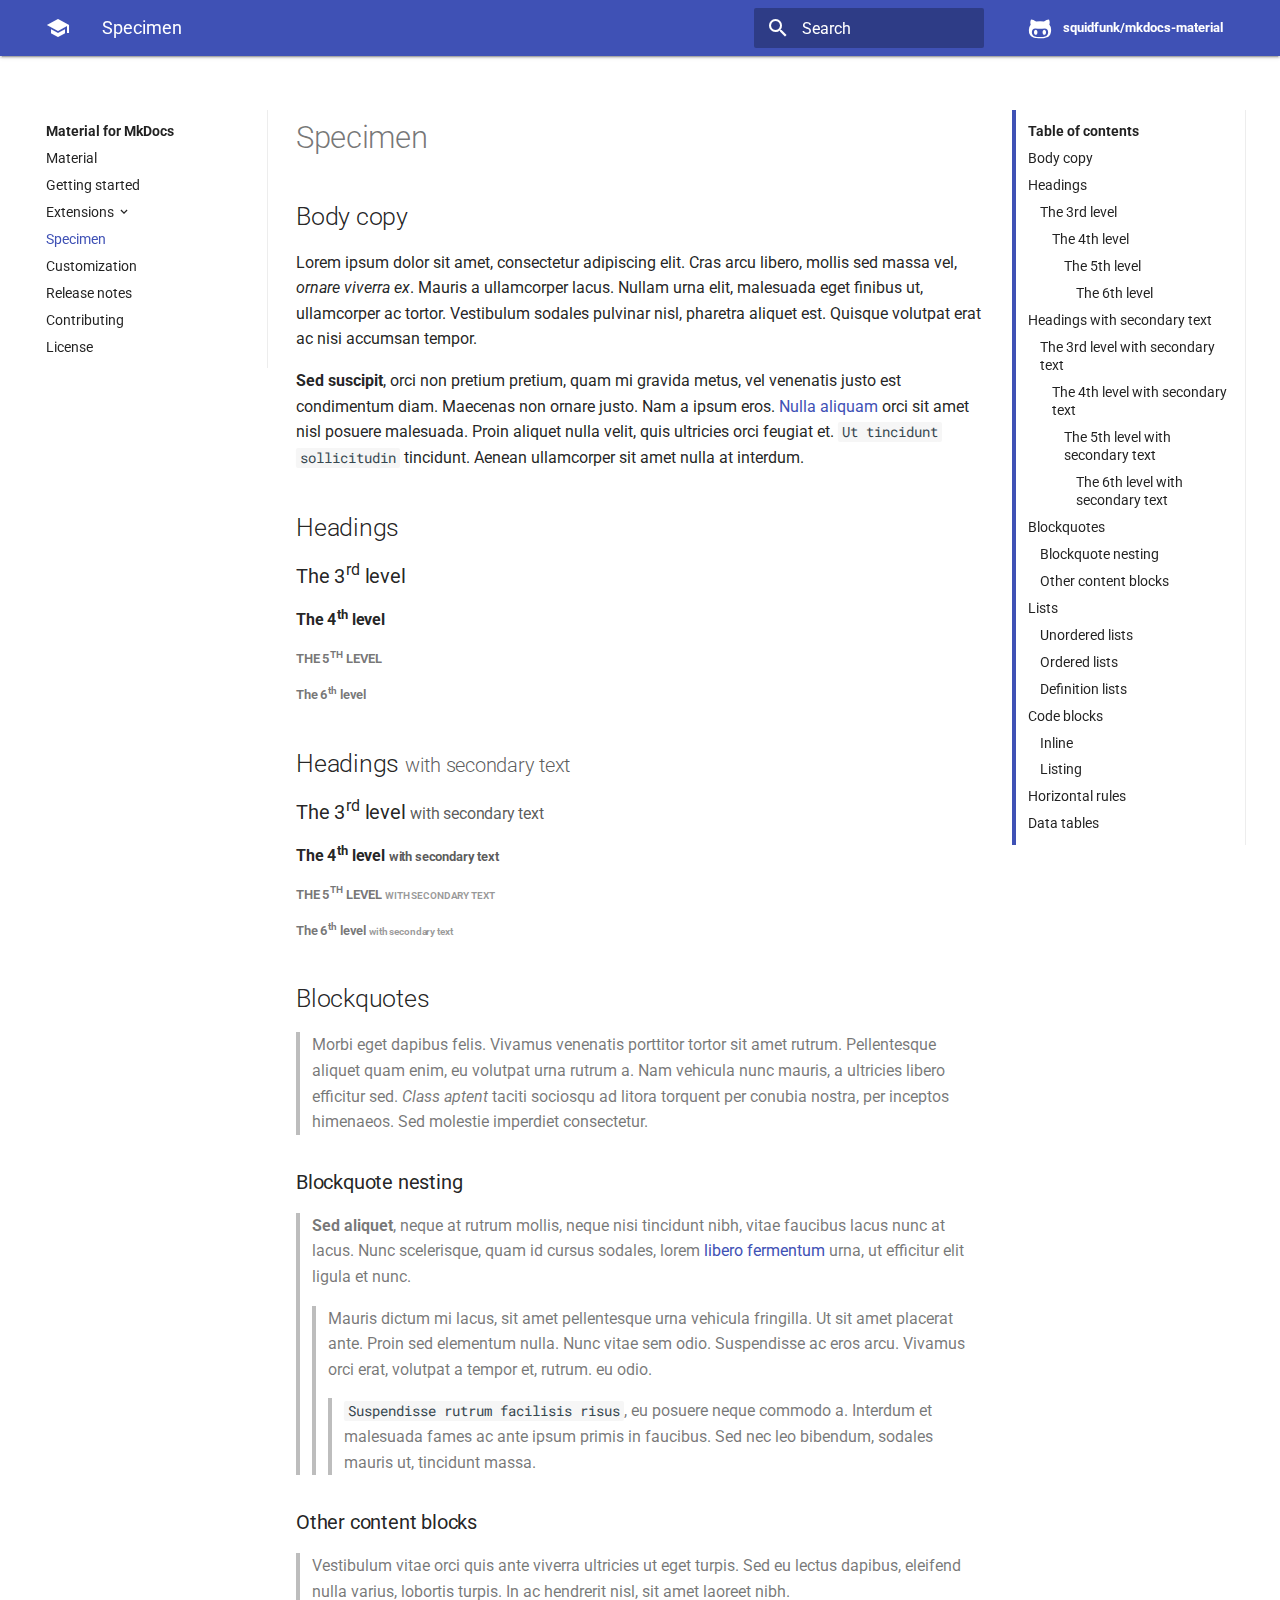
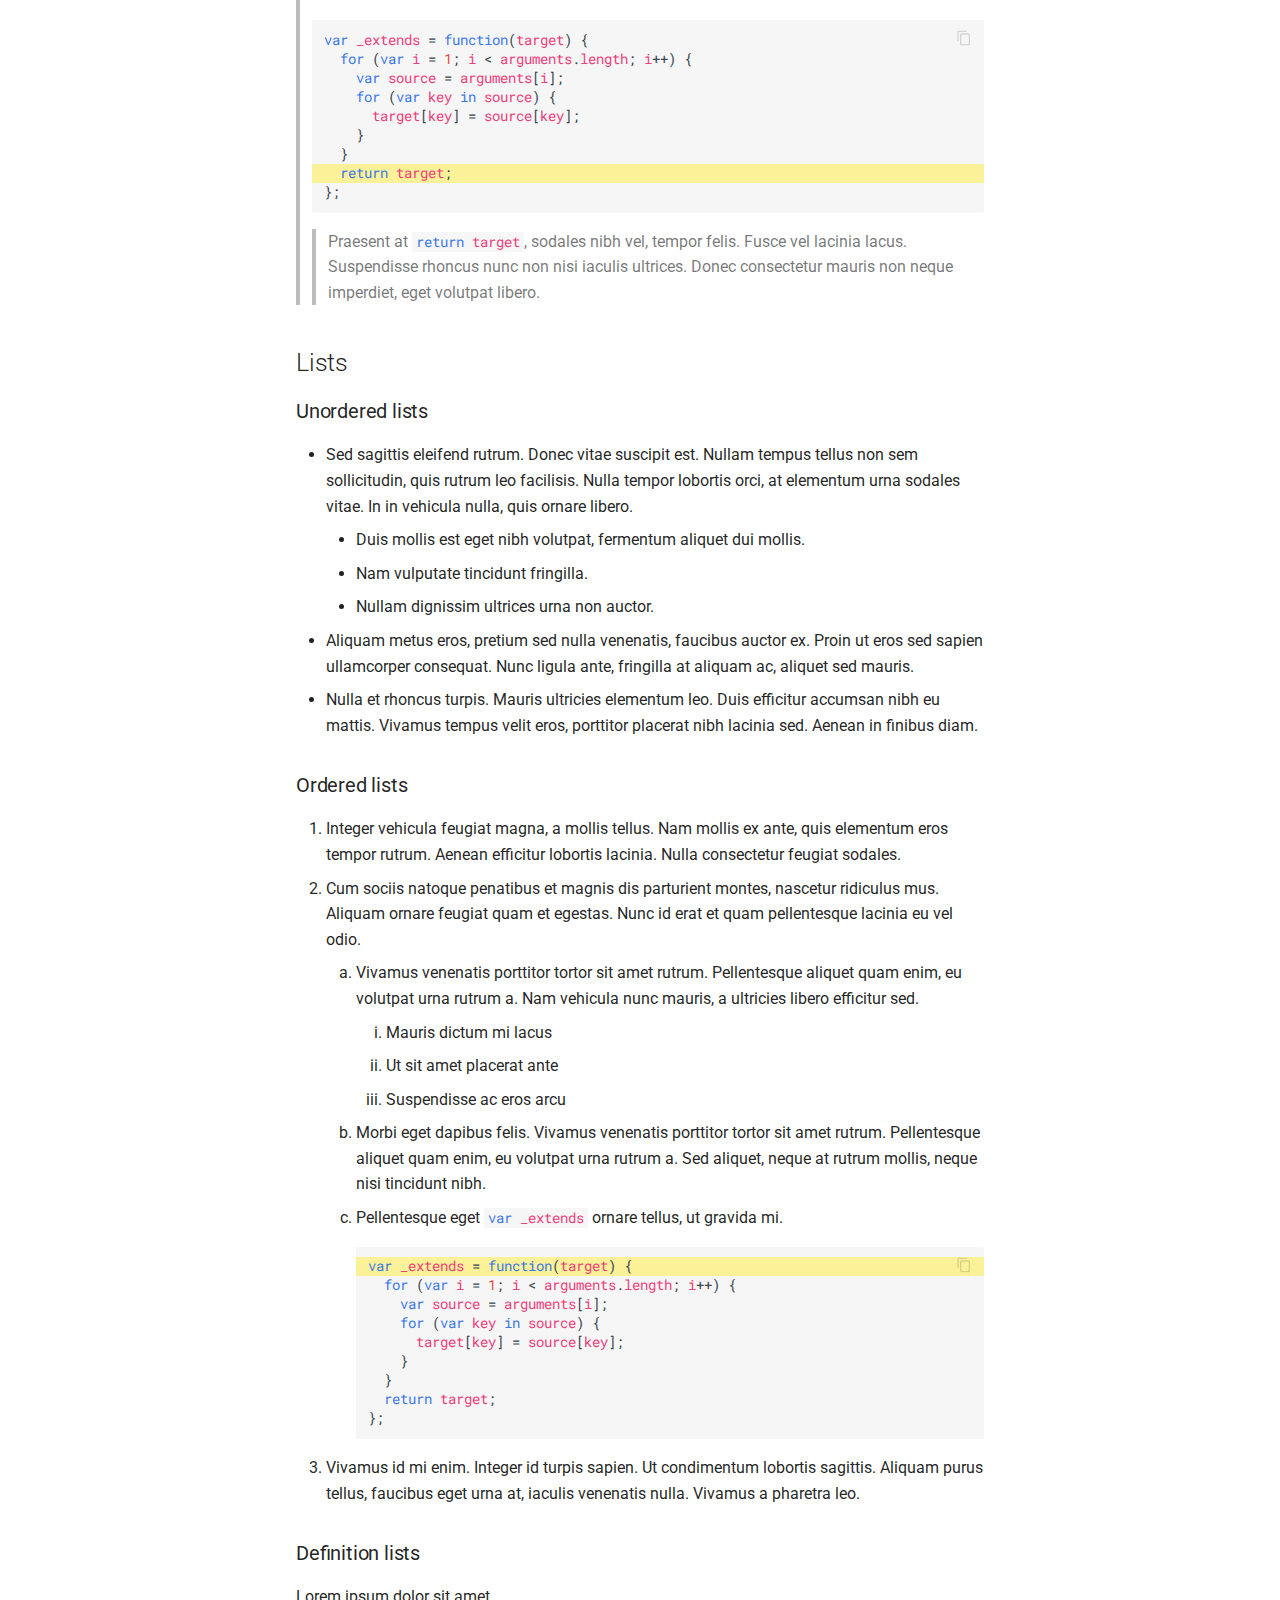
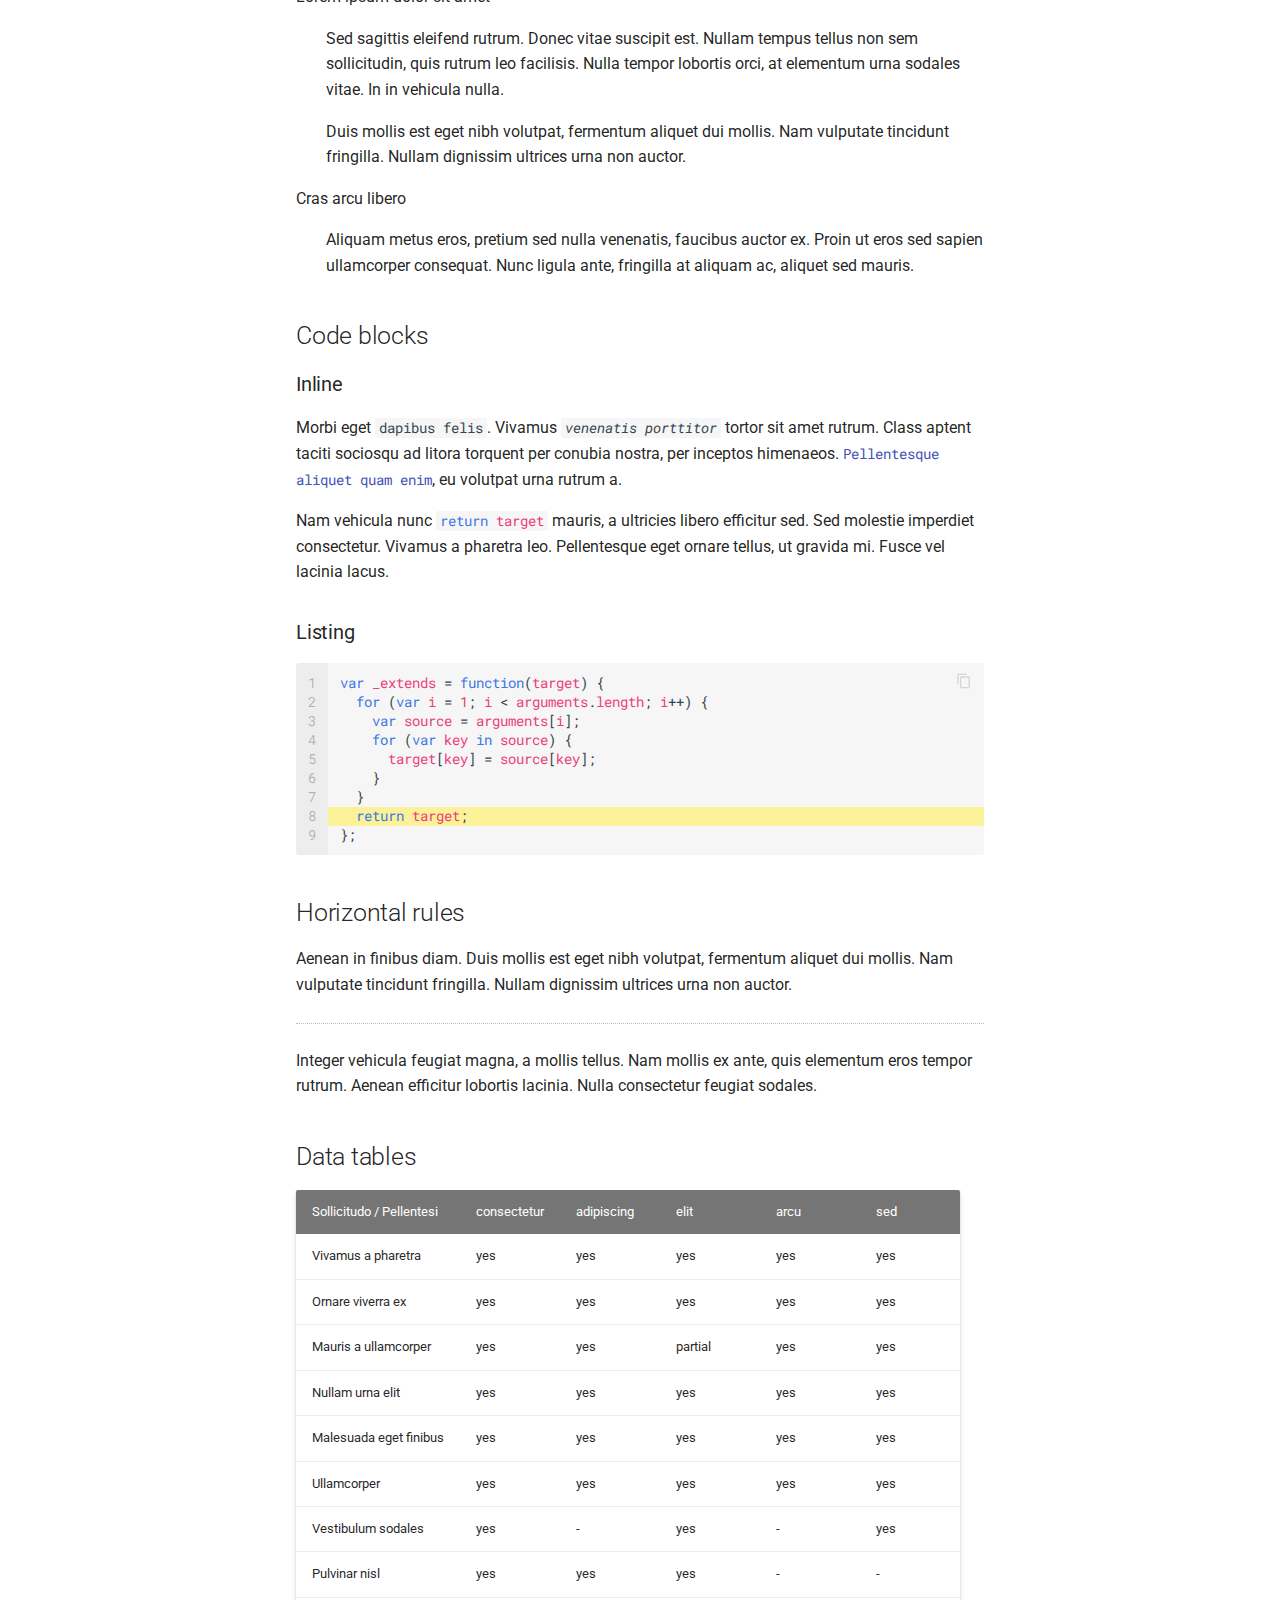
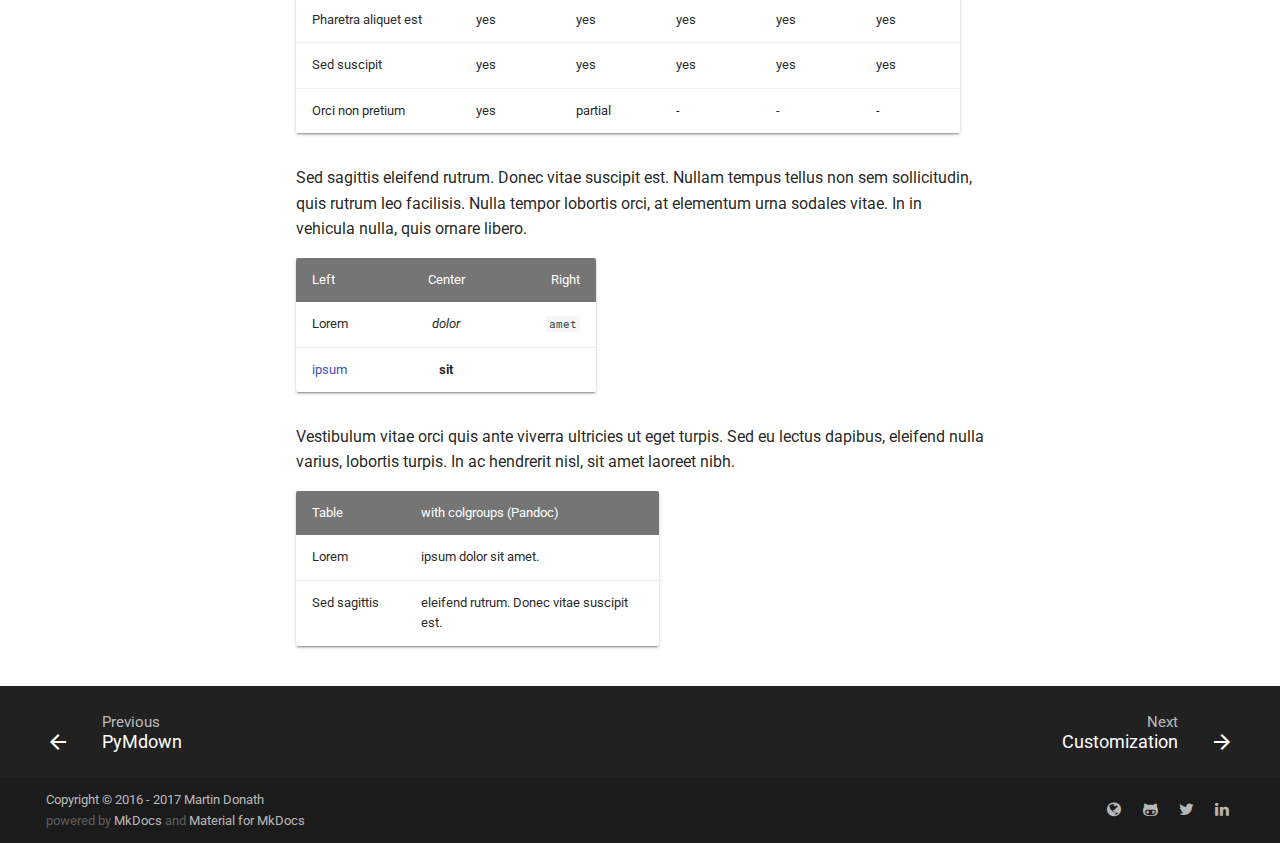
<file: specimen/index.html>
<!DOCTYPE html>
<html lang="en" class="no-js">
  <head>
    
      <meta charset="utf-8">
      <meta name="viewport" content="width=device-width,initial-scale=1">
      <meta http-equiv="x-ua-compatible" content="ie=edge">
      
        <meta name="description" content="A Material Design theme for MkDocs">
      
      
        <link rel="canonical" href="http://squidfunk.github.io/mkdocs-material/specimen/">
      
      
        <meta name="author" content="Martin Donath">
      
      
        <link rel="shortcut icon" href="../assets/images/favicon.png">
      
      <meta name="generator" content="mkdocs-0.16.3, mkdocs-material-1.10.3">
    
    
      
        <title>Specimen - Material for MkDocs</title>
      
    
    
      <script src="../assets/javascripts/modernizr-e826f8942a.js"></script>
    
    
      <link rel="stylesheet" href="../assets/stylesheets/application-9011e2d3f8.css">
      
        <link rel="stylesheet" href="../assets/stylesheets/application-23f75ab9c7.palette.css">
      
    
    
      
        
        
        
        <link rel="stylesheet" href="https://fonts.googleapis.com/css?family=Roboto:300,400,400i,700|Roboto+Mono">
        <style>body,input{font-family:"Roboto","Helvetica Neue",Helvetica,Arial,sans-serif}code,kbd,pre{font-family:"Roboto Mono","Courier New",Courier,monospace}</style>
      
      <link rel="stylesheet" href="https://fonts.googleapis.com/icon?family=Material+Icons">
    
    
    
  </head>
  
  
  
  
    <body data-md-color-primary="indigo" data-md-color-accent="indigo">
  
    <svg class="md-svg">
      <defs>
        
        
          <svg xmlns="http://www.w3.org/2000/svg" width="416" height="448" viewBox="0 0 416 448" id="github"><path fill="currentColor" d="M160 304q0 10-3.125 20.5t-10.75 19T128 352t-18.125-8.5-10.75-19T96 304t3.125-20.5 10.75-19T128 256t18.125 8.5 10.75 19T160 304zm160 0q0 10-3.125 20.5t-10.75 19T288 352t-18.125-8.5-10.75-19T256 304t3.125-20.5 10.75-19T288 256t18.125 8.5 10.75 19T320 304zm40 0q0-30-17.25-51T296 232q-10.25 0-48.75 5.25Q229.5 240 208 240t-39.25-2.75Q130.75 232 120 232q-29.5 0-46.75 21T56 304q0 22 8 38.375t20.25 25.75 30.5 15 35 7.375 37.25 1.75h42q20.5 0 37.25-1.75t35-7.375 30.5-15 20.25-25.75T360 304zm56-44q0 51.75-15.25 82.75-9.5 19.25-26.375 33.25t-35.25 21.5-42.5 11.875-42.875 5.5T212 416q-19.5 0-35.5-.75t-36.875-3.125-38.125-7.5-34.25-12.875T37 371.5t-21.5-28.75Q0 312 0 260q0-59.25 34-99-6.75-20.5-6.75-42.5 0-29 12.75-54.5 27 0 47.5 9.875t47.25 30.875Q171.5 96 212 96q37 0 70 8 26.25-20.5 46.75-30.25T376 64q12.75 25.5 12.75 54.5 0 21.75-6.75 42 34 40 34 99.5z"/></svg>
        
      </defs>
    </svg>
    <input class="md-toggle" data-md-toggle="drawer" type="checkbox" id="drawer">
    <input class="md-toggle" data-md-toggle="search" type="checkbox" id="search">
    <label class="md-overlay" data-md-component="overlay" for="drawer"></label>
    
      <header class="md-header" data-md-component="header">
  <nav class="md-header-nav md-grid">
    <div class="md-flex">
      <div class="md-flex__cell md-flex__cell--shrink">
        <a href="http://squidfunk.github.io/mkdocs-material/" title="Material for MkDocs" class="md-header-nav__button md-logo">
          
            <i class="md-icon md-icon--home"></i>
          
        </a>
      </div>
      <div class="md-flex__cell md-flex__cell--shrink">
        <label class="md-icon md-icon--menu md-header-nav__button" for="drawer"></label>
      </div>
      <div class="md-flex__cell md-flex__cell--stretch">
        <span class="md-flex__ellipsis md-header-nav__title">
          
            
              
            
            Specimen
          
        </span>
      </div>
      <div class="md-flex__cell md-flex__cell--shrink">
        
          <label class="md-icon md-icon--search md-header-nav__button" for="search"></label>
          
<div class="md-search" data-md-component="search" role="dialog">
  <label class="md-search__overlay" for="search"></label>
  <div class="md-search__inner">
    <form class="md-search__form" name="search">
      <input type="text" class="md-search__input" name="query" required placeholder="Search" autocapitalize="off" autocorrect="off" autocomplete="off" spellcheck="false" data-md-component="query">
      <label class="md-icon md-search__icon" for="search"></label>
      <button type="reset" class="md-icon md-search__icon" data-md-component="reset">&#xE5CD;</button>
    </form>
    <div class="md-search__output">
      <div class="md-search__scrollwrap" data-md-scrollfix>
        <div class="md-search-result" data-md-component="result" data-md-lang-search="" data-md-lang-tokenizer="[\s\-]+">
          <div class="md-search-result__meta" data-md-lang-result-none="No matching documents" data-md-lang-result-one="1 matching document" data-md-lang-result-other="# matching documents">
            Type to start searching
          </div>
          <ol class="md-search-result__list"></ol>
        </div>
      </div>
    </div>
  </div>
</div>
        
      </div>
      
        <div class="md-flex__cell md-flex__cell--shrink">
          <div class="md-header-nav__source">
            


  


  <a href="https://github.com/squidfunk/mkdocs-material" title="Go to repository" class="md-source" data-md-source="github">
    
      <div class="md-source__icon">
        <svg viewBox="0 0 24 24" width="24" height="24">
          <use xlink:href="#github" width="24" height="24"></use>
        </svg>
      </div>
    
    <div class="md-source__repository">
      squidfunk/mkdocs-material
    </div>
  </a>

          </div>
        </div>
      
    </div>
  </nav>
</header>
    
    <div class="md-container">
      
      
      
      <main class="md-main">
        <div class="md-main__inner md-grid" data-md-component="container">
          
            
              <div class="md-sidebar md-sidebar--primary" data-md-component="navigation">
                <div class="md-sidebar__scrollwrap">
                  <div class="md-sidebar__inner">
                    <nav class="md-nav md-nav--primary" data-md-level="0">
  <label class="md-nav__title md-nav__title--site" for="drawer">
    <div class="md-nav__button md-logo">
      
        <i class="md-icon md-icon--home"></i>
      
    </div>
    Material for MkDocs
  </label>
  
    <div class="md-nav__source">
      


  


  <a href="https://github.com/squidfunk/mkdocs-material" title="Go to repository" class="md-source" data-md-source="github">
    
      <div class="md-source__icon">
        <svg viewBox="0 0 24 24" width="24" height="24">
          <use xlink:href="#github" width="24" height="24"></use>
        </svg>
      </div>
    
    <div class="md-source__repository">
      squidfunk/mkdocs-material
    </div>
  </a>

    </div>
  
  <ul class="md-nav__list" data-md-scrollfix>
    
      
      
      


  <li class="md-nav__item">
    <a href=".." title="Material" class="md-nav__link">
      Material
    </a>
  </li>

    
      
      
      


  <li class="md-nav__item">
    <a href="../getting-started/" title="Getting started" class="md-nav__link">
      Getting started
    </a>
  </li>

    
      
      
      


  <li class="md-nav__item md-nav__item--nested">
    
      <input class="md-toggle md-nav__toggle" data-md-toggle="nav-3" type="checkbox" id="nav-3">
    
    <label class="md-nav__link" for="nav-3">
      Extensions
    </label>
    <nav class="md-nav" data-md-component="collapsible" data-md-level="1">
      <label class="md-nav__title" for="nav-3">
        Extensions
      </label>
      <ul class="md-nav__list" data-md-scrollfix>
        
        
          
          
          


  <li class="md-nav__item">
    <a href="../extensions/admonition/" title="Admonition" class="md-nav__link">
      Admonition
    </a>
  </li>

        
          
          
          


  <li class="md-nav__item">
    <a href="../extensions/codehilite/" title="CodeHilite" class="md-nav__link">
      CodeHilite
    </a>
  </li>

        
          
          
          


  <li class="md-nav__item">
    <a href="../extensions/footnotes/" title="Footnotes" class="md-nav__link">
      Footnotes
    </a>
  </li>

        
          
          
          


  <li class="md-nav__item">
    <a href="../extensions/metadata/" title="Metadata" class="md-nav__link">
      Metadata
    </a>
  </li>

        
          
          
          


  <li class="md-nav__item">
    <a href="../extensions/permalinks/" title="Permalinks" class="md-nav__link">
      Permalinks
    </a>
  </li>

        
          
          
          


  <li class="md-nav__item">
    <a href="../extensions/pymdown/" title="PyMdown" class="md-nav__link">
      PyMdown
    </a>
  </li>

        
      </ul>
    </nav>
  </li>

    
      
      
      

  


  <li class="md-nav__item md-nav__item--active">
    
    <input class="md-toggle md-nav__toggle" data-md-toggle="toc" type="checkbox" id="toc">
    
      
    
    
      <label class="md-nav__link md-nav__link--active" for="toc">
        Specimen
      </label>
    
    <a href="./" title="Specimen" class="md-nav__link md-nav__link--active">
      Specimen
    </a>
    
      
<nav class="md-nav md-nav--secondary">
  
  
    
  
  
    <label class="md-nav__title" for="toc">Table of contents</label>
    <ul class="md-nav__list" data-md-scrollfix>
      
        <li class="md-nav__item">
  <a href="#body-copy" title="Body copy" class="md-nav__link">
    Body copy
  </a>
  
</li>
      
        <li class="md-nav__item">
  <a href="#headings" title="Headings" class="md-nav__link">
    Headings
  </a>
  
    <nav class="md-nav">
      <ul class="md-nav__list">
        
          <li class="md-nav__item">
  <a href="#the-3rd-level" title="The 3rd level" class="md-nav__link">
    The 3rd level
  </a>
  
    <nav class="md-nav">
      <ul class="md-nav__list">
        
          <li class="md-nav__item">
  <a href="#the-4th-level" title="The 4th level" class="md-nav__link">
    The 4th level
  </a>
  
    <nav class="md-nav">
      <ul class="md-nav__list">
        
          <li class="md-nav__item">
  <a href="#the-5th-level" title="The 5th level" class="md-nav__link">
    The 5th level
  </a>
  
    <nav class="md-nav">
      <ul class="md-nav__list">
        
          <li class="md-nav__item">
  <a href="#the-6th-level" title="The 6th level" class="md-nav__link">
    The 6th level
  </a>
  
</li>
        
      </ul>
    </nav>
  
</li>
        
      </ul>
    </nav>
  
</li>
        
      </ul>
    </nav>
  
</li>
        
      </ul>
    </nav>
  
</li>
      
        <li class="md-nav__item">
  <a href="#headings-with-secondary-text" title="Headings with secondary text" class="md-nav__link">
    Headings with secondary text
  </a>
  
    <nav class="md-nav">
      <ul class="md-nav__list">
        
          <li class="md-nav__item">
  <a href="#the-3rd-level-with-secondary-text" title="The 3rd level with secondary text" class="md-nav__link">
    The 3rd level with secondary text
  </a>
  
    <nav class="md-nav">
      <ul class="md-nav__list">
        
          <li class="md-nav__item">
  <a href="#the-4th-level-with-secondary-text" title="The 4th level with secondary text" class="md-nav__link">
    The 4th level with secondary text
  </a>
  
    <nav class="md-nav">
      <ul class="md-nav__list">
        
          <li class="md-nav__item">
  <a href="#the-5th-level-with-secondary-text" title="The 5th level with secondary text" class="md-nav__link">
    The 5th level with secondary text
  </a>
  
    <nav class="md-nav">
      <ul class="md-nav__list">
        
          <li class="md-nav__item">
  <a href="#the-6th-level-with-secondary-text" title="The 6th level with secondary text" class="md-nav__link">
    The 6th level with secondary text
  </a>
  
</li>
        
      </ul>
    </nav>
  
</li>
        
      </ul>
    </nav>
  
</li>
        
      </ul>
    </nav>
  
</li>
        
      </ul>
    </nav>
  
</li>
      
        <li class="md-nav__item">
  <a href="#blockquotes" title="Blockquotes" class="md-nav__link">
    Blockquotes
  </a>
  
    <nav class="md-nav">
      <ul class="md-nav__list">
        
          <li class="md-nav__item">
  <a href="#blockquote-nesting" title="Blockquote nesting" class="md-nav__link">
    Blockquote nesting
  </a>
  
</li>
        
          <li class="md-nav__item">
  <a href="#other-content-blocks" title="Other content blocks" class="md-nav__link">
    Other content blocks
  </a>
  
</li>
        
      </ul>
    </nav>
  
</li>
      
        <li class="md-nav__item">
  <a href="#lists" title="Lists" class="md-nav__link">
    Lists
  </a>
  
    <nav class="md-nav">
      <ul class="md-nav__list">
        
          <li class="md-nav__item">
  <a href="#unordered-lists" title="Unordered lists" class="md-nav__link">
    Unordered lists
  </a>
  
</li>
        
          <li class="md-nav__item">
  <a href="#ordered-lists" title="Ordered lists" class="md-nav__link">
    Ordered lists
  </a>
  
</li>
        
          <li class="md-nav__item">
  <a href="#definition-lists" title="Definition lists" class="md-nav__link">
    Definition lists
  </a>
  
</li>
        
      </ul>
    </nav>
  
</li>
      
        <li class="md-nav__item">
  <a href="#code-blocks" title="Code blocks" class="md-nav__link">
    Code blocks
  </a>
  
    <nav class="md-nav">
      <ul class="md-nav__list">
        
          <li class="md-nav__item">
  <a href="#inline" title="Inline" class="md-nav__link">
    Inline
  </a>
  
</li>
        
          <li class="md-nav__item">
  <a href="#listing" title="Listing" class="md-nav__link">
    Listing
  </a>
  
</li>
        
      </ul>
    </nav>
  
</li>
      
        <li class="md-nav__item">
  <a href="#horizontal-rules" title="Horizontal rules" class="md-nav__link">
    Horizontal rules
  </a>
  
</li>
      
        <li class="md-nav__item">
  <a href="#data-tables" title="Data tables" class="md-nav__link">
    Data tables
  </a>
  
</li>
      
      
      
    </ul>
  
</nav>
    
  </li>

    
      
      
      


  <li class="md-nav__item">
    <a href="../customization/" title="Customization" class="md-nav__link">
      Customization
    </a>
  </li>

    
      
      
      


  <li class="md-nav__item">
    <a href="../release-notes/" title="Release notes" class="md-nav__link">
      Release notes
    </a>
  </li>

    
      
      
      


  <li class="md-nav__item">
    <a href="../contributing/" title="Contributing" class="md-nav__link">
      Contributing
    </a>
  </li>

    
      
      
      


  <li class="md-nav__item">
    <a href="../license/" title="License" class="md-nav__link">
      License
    </a>
  </li>

    
  </ul>
</nav>
                  </div>
                </div>
              </div>
            
            
              <div class="md-sidebar md-sidebar--secondary" data-md-component="toc">
                <div class="md-sidebar__scrollwrap">
                  <div class="md-sidebar__inner">
                    
<nav class="md-nav md-nav--secondary">
  
  
    
  
  
    <label class="md-nav__title" for="toc">Table of contents</label>
    <ul class="md-nav__list" data-md-scrollfix>
      
        <li class="md-nav__item">
  <a href="#body-copy" title="Body copy" class="md-nav__link">
    Body copy
  </a>
  
</li>
      
        <li class="md-nav__item">
  <a href="#headings" title="Headings" class="md-nav__link">
    Headings
  </a>
  
    <nav class="md-nav">
      <ul class="md-nav__list">
        
          <li class="md-nav__item">
  <a href="#the-3rd-level" title="The 3rd level" class="md-nav__link">
    The 3rd level
  </a>
  
    <nav class="md-nav">
      <ul class="md-nav__list">
        
          <li class="md-nav__item">
  <a href="#the-4th-level" title="The 4th level" class="md-nav__link">
    The 4th level
  </a>
  
    <nav class="md-nav">
      <ul class="md-nav__list">
        
          <li class="md-nav__item">
  <a href="#the-5th-level" title="The 5th level" class="md-nav__link">
    The 5th level
  </a>
  
    <nav class="md-nav">
      <ul class="md-nav__list">
        
          <li class="md-nav__item">
  <a href="#the-6th-level" title="The 6th level" class="md-nav__link">
    The 6th level
  </a>
  
</li>
        
      </ul>
    </nav>
  
</li>
        
      </ul>
    </nav>
  
</li>
        
      </ul>
    </nav>
  
</li>
        
      </ul>
    </nav>
  
</li>
      
        <li class="md-nav__item">
  <a href="#headings-with-secondary-text" title="Headings with secondary text" class="md-nav__link">
    Headings with secondary text
  </a>
  
    <nav class="md-nav">
      <ul class="md-nav__list">
        
          <li class="md-nav__item">
  <a href="#the-3rd-level-with-secondary-text" title="The 3rd level with secondary text" class="md-nav__link">
    The 3rd level with secondary text
  </a>
  
    <nav class="md-nav">
      <ul class="md-nav__list">
        
          <li class="md-nav__item">
  <a href="#the-4th-level-with-secondary-text" title="The 4th level with secondary text" class="md-nav__link">
    The 4th level with secondary text
  </a>
  
    <nav class="md-nav">
      <ul class="md-nav__list">
        
          <li class="md-nav__item">
  <a href="#the-5th-level-with-secondary-text" title="The 5th level with secondary text" class="md-nav__link">
    The 5th level with secondary text
  </a>
  
    <nav class="md-nav">
      <ul class="md-nav__list">
        
          <li class="md-nav__item">
  <a href="#the-6th-level-with-secondary-text" title="The 6th level with secondary text" class="md-nav__link">
    The 6th level with secondary text
  </a>
  
</li>
        
      </ul>
    </nav>
  
</li>
        
      </ul>
    </nav>
  
</li>
        
      </ul>
    </nav>
  
</li>
        
      </ul>
    </nav>
  
</li>
      
        <li class="md-nav__item">
  <a href="#blockquotes" title="Blockquotes" class="md-nav__link">
    Blockquotes
  </a>
  
    <nav class="md-nav">
      <ul class="md-nav__list">
        
          <li class="md-nav__item">
  <a href="#blockquote-nesting" title="Blockquote nesting" class="md-nav__link">
    Blockquote nesting
  </a>
  
</li>
        
          <li class="md-nav__item">
  <a href="#other-content-blocks" title="Other content blocks" class="md-nav__link">
    Other content blocks
  </a>
  
</li>
        
      </ul>
    </nav>
  
</li>
      
        <li class="md-nav__item">
  <a href="#lists" title="Lists" class="md-nav__link">
    Lists
  </a>
  
    <nav class="md-nav">
      <ul class="md-nav__list">
        
          <li class="md-nav__item">
  <a href="#unordered-lists" title="Unordered lists" class="md-nav__link">
    Unordered lists
  </a>
  
</li>
        
          <li class="md-nav__item">
  <a href="#ordered-lists" title="Ordered lists" class="md-nav__link">
    Ordered lists
  </a>
  
</li>
        
          <li class="md-nav__item">
  <a href="#definition-lists" title="Definition lists" class="md-nav__link">
    Definition lists
  </a>
  
</li>
        
      </ul>
    </nav>
  
</li>
      
        <li class="md-nav__item">
  <a href="#code-blocks" title="Code blocks" class="md-nav__link">
    Code blocks
  </a>
  
    <nav class="md-nav">
      <ul class="md-nav__list">
        
          <li class="md-nav__item">
  <a href="#inline" title="Inline" class="md-nav__link">
    Inline
  </a>
  
</li>
        
          <li class="md-nav__item">
  <a href="#listing" title="Listing" class="md-nav__link">
    Listing
  </a>
  
</li>
        
      </ul>
    </nav>
  
</li>
      
        <li class="md-nav__item">
  <a href="#horizontal-rules" title="Horizontal rules" class="md-nav__link">
    Horizontal rules
  </a>
  
</li>
      
        <li class="md-nav__item">
  <a href="#data-tables" title="Data tables" class="md-nav__link">
    Data tables
  </a>
  
</li>
      
      
      
    </ul>
  
</nav>
                  </div>
                </div>
              </div>
            
          
          <div class="md-content">
            <article class="md-content__inner md-typeset">
              
                
                
                <h1 id="specimen">Specimen<a class="headerlink" href="#specimen" title="Permanent link">&para;</a></h1>
<h2 id="body-copy">Body copy<a class="headerlink" href="#body-copy" title="Permanent link">&para;</a></h2>
<p>Lorem ipsum dolor sit amet, consectetur adipiscing elit. Cras arcu libero,
mollis sed massa vel, <em>ornare viverra ex</em>. Mauris a ullamcorper lacus. Nullam
urna elit, malesuada eget finibus ut, ullamcorper ac tortor. Vestibulum sodales
pulvinar nisl, pharetra aliquet est. Quisque volutpat erat ac nisi accumsan
tempor.</p>
<p><strong>Sed suscipit</strong>, orci non pretium pretium, quam mi gravida metus, vel
venenatis justo est condimentum diam. Maecenas non ornare justo. Nam a ipsum
eros. <a href="../">Nulla aliquam</a> orci sit amet nisl posuere malesuada. Proin aliquet
nulla velit, quis ultricies orci feugiat et. <code>Ut tincidunt sollicitudin</code>
tincidunt. Aenean ullamcorper sit amet nulla at interdum.</p>
<h2 id="headings">Headings<a class="headerlink" href="#headings" title="Permanent link">&para;</a></h2>
<h3 id="the-3rd-level">The 3<sup>rd</sup> level<a class="headerlink" href="#the-3rd-level" title="Permanent link">&para;</a></h3>
<h4 id="the-4th-level">The 4<sup>th</sup> level<a class="headerlink" href="#the-4th-level" title="Permanent link">&para;</a></h4>
<h5 id="the-5th-level">The 5<sup>th</sup> level<a class="headerlink" href="#the-5th-level" title="Permanent link">&para;</a></h5>
<h6 id="the-6th-level">The 6<sup>th</sup> level<a class="headerlink" href="#the-6th-level" title="Permanent link">&para;</a></h6>
<h2 id="headings-with-secondary-text">Headings <small>with secondary text</small><a class="headerlink" href="#headings-with-secondary-text" title="Permanent link">&para;</a></h2>
<h3 id="the-3rd-level-with-secondary-text">The 3<sup>rd</sup> level <small>with secondary text</small><a class="headerlink" href="#the-3rd-level-with-secondary-text" title="Permanent link">&para;</a></h3>
<h4 id="the-4th-level-with-secondary-text">The 4<sup>th</sup> level <small>with secondary text</small><a class="headerlink" href="#the-4th-level-with-secondary-text" title="Permanent link">&para;</a></h4>
<h5 id="the-5th-level-with-secondary-text">The 5<sup>th</sup> level <small>with secondary text</small><a class="headerlink" href="#the-5th-level-with-secondary-text" title="Permanent link">&para;</a></h5>
<h6 id="the-6th-level-with-secondary-text">The 6<sup>th</sup> level <small>with secondary text</small><a class="headerlink" href="#the-6th-level-with-secondary-text" title="Permanent link">&para;</a></h6>
<h2 id="blockquotes">Blockquotes<a class="headerlink" href="#blockquotes" title="Permanent link">&para;</a></h2>
<blockquote>
<p>Morbi eget dapibus felis. Vivamus venenatis porttitor tortor sit amet rutrum.
  Pellentesque aliquet quam enim, eu volutpat urna rutrum a. Nam vehicula nunc
  mauris, a ultricies libero efficitur sed. <em>Class aptent</em> taciti sociosqu ad
  litora torquent per conubia nostra, per inceptos himenaeos. Sed molestie
  imperdiet consectetur.</p>
</blockquote>
<h3 id="blockquote-nesting">Blockquote nesting<a class="headerlink" href="#blockquote-nesting" title="Permanent link">&para;</a></h3>
<blockquote>
<p><strong>Sed aliquet</strong>, neque at rutrum mollis, neque nisi tincidunt nibh, vitae
  faucibus lacus nunc at lacus. Nunc scelerisque, quam id cursus sodales, lorem
  <a href="../">libero fermentum</a> urna, ut efficitur elit ligula et nunc.</p>
<blockquote>
<p>Mauris dictum mi lacus, sit amet pellentesque urna vehicula fringilla.
    Ut sit amet placerat ante. Proin sed elementum nulla. Nunc vitae sem odio.
    Suspendisse ac eros arcu. Vivamus orci erat, volutpat a tempor et, rutrum.
    eu odio.</p>
<blockquote>
<p><code>Suspendisse rutrum facilisis risus</code>, eu posuere neque commodo a.
      Interdum et malesuada fames ac ante ipsum primis in faucibus. Sed nec leo
      bibendum, sodales mauris ut, tincidunt massa.</p>
</blockquote>
</blockquote>
</blockquote>
<h3 id="other-content-blocks">Other content blocks<a class="headerlink" href="#other-content-blocks" title="Permanent link">&para;</a></h3>
<blockquote>
<p>Vestibulum vitae orci quis ante viverra ultricies ut eget turpis. Sed eu
  lectus dapibus, eleifend nulla varius, lobortis turpis. In ac hendrerit nisl,
  sit amet laoreet nibh.
  <div class="codehilite"><pre><span></span><span class="kd">var</span> <span class="nx">_extends</span> <span class="o">=</span> <span class="kd">function</span><span class="p">(</span><span class="nx">target</span><span class="p">)</span> <span class="p">{</span>
  <span class="k">for</span> <span class="p">(</span><span class="kd">var</span> <span class="nx">i</span> <span class="o">=</span> <span class="mi">1</span><span class="p">;</span> <span class="nx">i</span> <span class="o">&lt;</span> <span class="nx">arguments</span><span class="p">.</span><span class="nx">length</span><span class="p">;</span> <span class="nx">i</span><span class="o">++</span><span class="p">)</span> <span class="p">{</span>
    <span class="kd">var</span> <span class="nx">source</span> <span class="o">=</span> <span class="nx">arguments</span><span class="p">[</span><span class="nx">i</span><span class="p">];</span>
    <span class="k">for</span> <span class="p">(</span><span class="kd">var</span> <span class="nx">key</span> <span class="k">in</span> <span class="nx">source</span><span class="p">)</span> <span class="p">{</span>
      <span class="nx">target</span><span class="p">[</span><span class="nx">key</span><span class="p">]</span> <span class="o">=</span> <span class="nx">source</span><span class="p">[</span><span class="nx">key</span><span class="p">];</span>
    <span class="p">}</span>
  <span class="p">}</span>
<span class="hll">  <span class="k">return</span> <span class="nx">target</span><span class="p">;</span>
</span><span class="p">};</span>
</pre></div></p>
<blockquote>
<p>Praesent at <code class="codehilite"><span class="k">return</span> <span class="nx">target</span></code>, sodales nibh vel, tempor felis. Fusce
      vel lacinia lacus. Suspendisse rhoncus nunc non nisi iaculis ultrices.
      Donec consectetur mauris non neque imperdiet, eget volutpat libero.</p>
</blockquote>
</blockquote>
<h2 id="lists">Lists<a class="headerlink" href="#lists" title="Permanent link">&para;</a></h2>
<h3 id="unordered-lists">Unordered lists<a class="headerlink" href="#unordered-lists" title="Permanent link">&para;</a></h3>
<ul>
<li>
<p>Sed sagittis eleifend rutrum. Donec vitae suscipit est. Nullam tempus tellus
  non sem sollicitudin, quis rutrum leo facilisis. Nulla tempor lobortis orci,
  at elementum urna sodales vitae. In in vehicula nulla, quis ornare libero.</p>
<ul>
<li>Duis mollis est eget nibh volutpat, fermentum aliquet dui mollis.</li>
<li>Nam vulputate tincidunt fringilla.</li>
<li>Nullam dignissim ultrices urna non auctor.</li>
</ul>
</li>
<li>
<p>Aliquam metus eros, pretium sed nulla venenatis, faucibus auctor ex. Proin ut
  eros sed sapien ullamcorper consequat. Nunc ligula ante, fringilla at aliquam
  ac, aliquet sed mauris.</p>
</li>
<li>
<p>Nulla et rhoncus turpis. Mauris ultricies elementum leo. Duis efficitur
  accumsan nibh eu mattis. Vivamus tempus velit eros, porttitor placerat nibh
  lacinia sed. Aenean in finibus diam.</p>
</li>
</ul>
<h3 id="ordered-lists">Ordered lists<a class="headerlink" href="#ordered-lists" title="Permanent link">&para;</a></h3>
<ol>
<li>
<p>Integer vehicula feugiat magna, a mollis tellus. Nam mollis ex ante, quis
  elementum eros tempor rutrum. Aenean efficitur lobortis lacinia. Nulla
  consectetur feugiat sodales.</p>
</li>
<li>
<p>Cum sociis natoque penatibus et magnis dis parturient montes, nascetur
  ridiculus mus. Aliquam ornare feugiat quam et egestas. Nunc id erat et quam
  pellentesque lacinia eu vel odio.</p>
<ol>
<li>
<p>Vivamus venenatis porttitor tortor sit amet rutrum. Pellentesque aliquet
  quam enim, eu volutpat urna rutrum a. Nam vehicula nunc mauris, a
  ultricies libero efficitur sed.</p>
<ol>
<li>Mauris dictum mi lacus</li>
<li>Ut sit amet placerat ante</li>
<li>Suspendisse ac eros arcu</li>
</ol>
</li>
<li>
<p>Morbi eget dapibus felis. Vivamus venenatis porttitor tortor sit amet
  rutrum. Pellentesque aliquet quam enim, eu volutpat urna rutrum a. Sed
  aliquet, neque at rutrum mollis, neque nisi tincidunt nibh.</p>
</li>
<li>
<p>Pellentesque eget <code class="codehilite"><span class="kd">var</span> <span class="nx">_extends</span></code> ornare tellus, ut gravida mi.
<div class="codehilite"><pre><span></span><span class="hll"><span class="kd">var</span> <span class="nx">_extends</span> <span class="o">=</span> <span class="kd">function</span><span class="p">(</span><span class="nx">target</span><span class="p">)</span> <span class="p">{</span>
</span>  <span class="k">for</span> <span class="p">(</span><span class="kd">var</span> <span class="nx">i</span> <span class="o">=</span> <span class="mi">1</span><span class="p">;</span> <span class="nx">i</span> <span class="o">&lt;</span> <span class="nx">arguments</span><span class="p">.</span><span class="nx">length</span><span class="p">;</span> <span class="nx">i</span><span class="o">++</span><span class="p">)</span> <span class="p">{</span>
    <span class="kd">var</span> <span class="nx">source</span> <span class="o">=</span> <span class="nx">arguments</span><span class="p">[</span><span class="nx">i</span><span class="p">];</span>
    <span class="k">for</span> <span class="p">(</span><span class="kd">var</span> <span class="nx">key</span> <span class="k">in</span> <span class="nx">source</span><span class="p">)</span> <span class="p">{</span>
      <span class="nx">target</span><span class="p">[</span><span class="nx">key</span><span class="p">]</span> <span class="o">=</span> <span class="nx">source</span><span class="p">[</span><span class="nx">key</span><span class="p">];</span>
    <span class="p">}</span>
  <span class="p">}</span>
  <span class="k">return</span> <span class="nx">target</span><span class="p">;</span>
<span class="p">};</span>
</pre></div></p>
</li>
</ol>
</li>
<li>
<p>Vivamus id mi enim. Integer id turpis sapien. Ut condimentum lobortis
  sagittis. Aliquam purus tellus, faucibus eget urna at, iaculis venenatis
  nulla. Vivamus a pharetra leo.</p>
</li>
</ol>
<h3 id="definition-lists">Definition lists<a class="headerlink" href="#definition-lists" title="Permanent link">&para;</a></h3>
<dl>
<dt>Lorem ipsum dolor sit amet</dt>
<dd>
<p>Sed sagittis eleifend rutrum. Donec vitae suscipit est. Nullam tempus
tellus non sem sollicitudin, quis rutrum leo facilisis. Nulla tempor
lobortis orci, at elementum urna sodales vitae. In in vehicula nulla.</p>
<p>Duis mollis est eget nibh volutpat, fermentum aliquet dui mollis.
Nam vulputate tincidunt fringilla.
Nullam dignissim ultrices urna non auctor.</p>
</dd>
<dt>Cras arcu libero</dt>
<dd>
<p>Aliquam metus eros, pretium sed nulla venenatis, faucibus auctor ex. Proin
ut eros sed sapien ullamcorper consequat. Nunc ligula ante, fringilla at
aliquam ac, aliquet sed mauris.</p>
</dd>
</dl>
<h2 id="code-blocks">Code blocks<a class="headerlink" href="#code-blocks" title="Permanent link">&para;</a></h2>
<h3 id="inline">Inline<a class="headerlink" href="#inline" title="Permanent link">&para;</a></h3>
<p>Morbi eget <code>dapibus felis</code>. Vivamus <em><code>venenatis porttitor</code></em> tortor sit amet
rutrum. Class aptent taciti sociosqu ad litora torquent per conubia nostra,
per inceptos himenaeos. <a href="../"><code>Pellentesque aliquet quam enim</code></a>, eu volutpat urna
rutrum a.</p>
<p>Nam vehicula nunc <code class="codehilite"><span class="k">return</span> <span class="nx">target</span></code> mauris, a ultricies libero efficitur
sed. Sed molestie imperdiet consectetur. Vivamus a pharetra leo. Pellentesque
eget ornare tellus, ut gravida mi. Fusce vel lacinia lacus.</p>
<h3 id="listing">Listing<a class="headerlink" href="#listing" title="Permanent link">&para;</a></h3>
<table class="codehilitetable"><tr><td class="linenos"><div class="linenodiv"><pre>1
2
3
4
5
6
7
8
9</pre></div></td><td class="code"><div class="codehilite"><pre><span></span><span class="kd">var</span> <span class="nx">_extends</span> <span class="o">=</span> <span class="kd">function</span><span class="p">(</span><span class="nx">target</span><span class="p">)</span> <span class="p">{</span>
  <span class="k">for</span> <span class="p">(</span><span class="kd">var</span> <span class="nx">i</span> <span class="o">=</span> <span class="mi">1</span><span class="p">;</span> <span class="nx">i</span> <span class="o">&lt;</span> <span class="nx">arguments</span><span class="p">.</span><span class="nx">length</span><span class="p">;</span> <span class="nx">i</span><span class="o">++</span><span class="p">)</span> <span class="p">{</span>
    <span class="kd">var</span> <span class="nx">source</span> <span class="o">=</span> <span class="nx">arguments</span><span class="p">[</span><span class="nx">i</span><span class="p">];</span>
    <span class="k">for</span> <span class="p">(</span><span class="kd">var</span> <span class="nx">key</span> <span class="k">in</span> <span class="nx">source</span><span class="p">)</span> <span class="p">{</span>
      <span class="nx">target</span><span class="p">[</span><span class="nx">key</span><span class="p">]</span> <span class="o">=</span> <span class="nx">source</span><span class="p">[</span><span class="nx">key</span><span class="p">];</span>
    <span class="p">}</span>
  <span class="p">}</span>
<span class="hll">  <span class="k">return</span> <span class="nx">target</span><span class="p">;</span>
</span><span class="p">};</span>
</pre></div>
</td></tr></table>

<h2 id="horizontal-rules">Horizontal rules<a class="headerlink" href="#horizontal-rules" title="Permanent link">&para;</a></h2>
<p>Aenean in finibus diam. Duis mollis est eget nibh volutpat, fermentum aliquet
dui mollis. Nam vulputate tincidunt fringilla. Nullam dignissim ultrices urna
non auctor.</p>
<hr />
<p>Integer vehicula feugiat magna, a mollis tellus. Nam mollis ex ante, quis
elementum eros tempor rutrum. Aenean efficitur lobortis lacinia. Nulla
consectetur feugiat sodales.</p>
<h2 id="data-tables">Data tables<a class="headerlink" href="#data-tables" title="Permanent link">&para;</a></h2>
<table>
<thead>
<tr>
<th>Sollicitudo / Pellentesi</th>
<th>consectetur</th>
<th>adipiscing</th>
<th>elit</th>
<th>arcu</th>
<th>sed</th>
</tr>
</thead>
<tbody>
<tr>
<td>Vivamus a pharetra</td>
<td>yes</td>
<td>yes</td>
<td>yes</td>
<td>yes</td>
<td>yes</td>
</tr>
<tr>
<td>Ornare viverra ex</td>
<td>yes</td>
<td>yes</td>
<td>yes</td>
<td>yes</td>
<td>yes</td>
</tr>
<tr>
<td>Mauris a ullamcorper</td>
<td>yes</td>
<td>yes</td>
<td>partial</td>
<td>yes</td>
<td>yes</td>
</tr>
<tr>
<td>Nullam urna elit</td>
<td>yes</td>
<td>yes</td>
<td>yes</td>
<td>yes</td>
<td>yes</td>
</tr>
<tr>
<td>Malesuada eget finibus</td>
<td>yes</td>
<td>yes</td>
<td>yes</td>
<td>yes</td>
<td>yes</td>
</tr>
<tr>
<td>Ullamcorper</td>
<td>yes</td>
<td>yes</td>
<td>yes</td>
<td>yes</td>
<td>yes</td>
</tr>
<tr>
<td>Vestibulum sodales</td>
<td>yes</td>
<td>-</td>
<td>yes</td>
<td>-</td>
<td>yes</td>
</tr>
<tr>
<td>Pulvinar nisl</td>
<td>yes</td>
<td>yes</td>
<td>yes</td>
<td>-</td>
<td>-</td>
</tr>
<tr>
<td>Pharetra aliquet est</td>
<td>yes</td>
<td>yes</td>
<td>yes</td>
<td>yes</td>
<td>yes</td>
</tr>
<tr>
<td>Sed suscipit</td>
<td>yes</td>
<td>yes</td>
<td>yes</td>
<td>yes</td>
<td>yes</td>
</tr>
<tr>
<td>Orci non pretium</td>
<td>yes</td>
<td>partial</td>
<td>-</td>
<td>-</td>
<td>-</td>
</tr>
</tbody>
</table>
<p>Sed sagittis eleifend rutrum. Donec vitae suscipit est. Nullam tempus tellus
non sem sollicitudin, quis rutrum leo facilisis. Nulla tempor lobortis orci,
at elementum urna sodales vitae. In in vehicula nulla, quis ornare libero.</p>
<table>
<thead>
<tr>
<th align="left">Left</th>
<th align="center">Center</th>
<th align="right">Right</th>
</tr>
</thead>
<tbody>
<tr>
<td align="left">Lorem</td>
<td align="center"><em>dolor</em></td>
<td align="right"><code>amet</code></td>
</tr>
<tr>
<td align="left"><a href="../">ipsum</a></td>
<td align="center"><strong>sit</strong></td>
<td align="right"></td>
</tr>
</tbody>
</table>
<p>Vestibulum vitae orci quis ante viverra ultricies ut eget turpis. Sed eu
lectus dapibus, eleifend nulla varius, lobortis turpis. In ac hendrerit nisl,
sit amet laoreet nibh.</p>
<table>
  <colgroup>
    <col width="30%">
    <col width="70%">
  </colgroup>
  <thead>
    <tr class="header">
      <th>Table</th>
      <th>with colgroups (Pandoc)</th>
    </tr>
  </thead>
  <tbody>
    <tr>
      <td>Lorem</td>
      <td>ipsum dolor sit amet.</td>
    </tr>
    <tr>
      <td>Sed sagittis</td>
      <td>eleifend rutrum. Donec vitae suscipit est.</td>
    </tr>
  </tbody>
</table>
                
                  
                
              
              
                
              
            </article>
          </div>
        </div>
      </main>
      
        
<footer class="md-footer">
  
    <div class="md-footer-nav">
      <nav class="md-footer-nav__inner md-grid">
        
          <a href="../extensions/pymdown/" title="PyMdown" class="md-flex md-footer-nav__link md-footer-nav__link--prev" rel="prev">
            <div class="md-flex__cell md-flex__cell--shrink">
              <i class="md-icon md-icon--arrow-back md-footer-nav__button"></i>
            </div>
            <div class="md-flex__cell md-flex__cell--stretch md-footer-nav__title">
              <span class="md-flex__ellipsis">
                <span class="md-footer-nav__direction">
                  Previous
                </span>
                PyMdown
              </span>
            </div>
          </a>
        
        
          <a href="../customization/" title="Customization" class="md-flex md-footer-nav__link md-footer-nav__link--next" rel="next">
            <div class="md-flex__cell md-flex__cell--stretch md-footer-nav__title">
              <span class="md-flex__ellipsis">
                <span class="md-footer-nav__direction">
                  Next
                </span>
                Customization
              </span>
            </div>
            <div class="md-flex__cell md-flex__cell--shrink">
              <i class="md-icon md-icon--arrow-forward md-footer-nav__button"></i>
            </div>
          </a>
        
      </nav>
    </div>
  
  <div class="md-footer-meta md-typeset">
    <div class="md-footer-meta__inner md-grid">
      <div class="md-footer-copyright">
        
          <div class="md-footer-copyright__highlight">
            Copyright &copy; 2016 - 2017 Martin Donath
          </div>
        
        powered by
        <a href="http://www.mkdocs.org" title="MkDocs">MkDocs</a>
        and
        <a href="http://squidfunk.github.io/mkdocs-material/" title="Material for MkDocs">
          Material for MkDocs</a>
      </div>
      
        
  <div class="md-footer-social">
    
    <link rel="stylesheet" href="https://cdnjs.cloudflare.com/ajax/libs/font-awesome/4.7.0/css/font-awesome.min.css">
    
      <a href="http://struct.cc" class="md-footer-social__link fa fa-globe"></a>
    
      <a href="https://github.com/squidfunk" class="md-footer-social__link fa fa-github-alt"></a>
    
      <a href="https://twitter.com/squidfunk" class="md-footer-social__link fa fa-twitter"></a>
    
      <a href="https://linkedin.com/in/squidfunk" class="md-footer-social__link fa fa-linkedin"></a>
    
  </div>

      
    </div>
  </div>
</footer>
      
    </div>
    
      <script src="../assets/javascripts/application-683e1b679e.js"></script>
      
      
      <script>app.initialize({url:{base:".."}})</script>
      
    
    
      
      <script>!function(e,t,a,n,o,c,i){e.GoogleAnalyticsObject=o,e[o]=e[o]||function(){(e[o].q=e[o].q||[]).push(arguments)},e[o].l=1*new Date,c=t.createElement(a),i=t.getElementsByTagName(a)[0],c.async=1,c.src=n,i.parentNode.insertBefore(c,i)}(window,document,"script","https://www.google-analytics.com/analytics.js","ga"),ga("create","UA-73586301-1","auto"),ga("set","anonymizeIp",!0),ga("send","pageview");var links=document.getElementsByTagName("a");Array.prototype.map.call(links,function(e){e.host!=document.location.host&&e.addEventListener("click",function(){var t=e.getAttribute("data-md-action")||"follow";ga("send","event","outbound",t,e.href)})});var query=document.forms.search.query;query.addEventListener("blur",function(){if(this.value){var e=document.location.pathname;ga("send","pageview",e+"?q="+this.value)}})</script>
      
    
  </body>
</html>
</file>
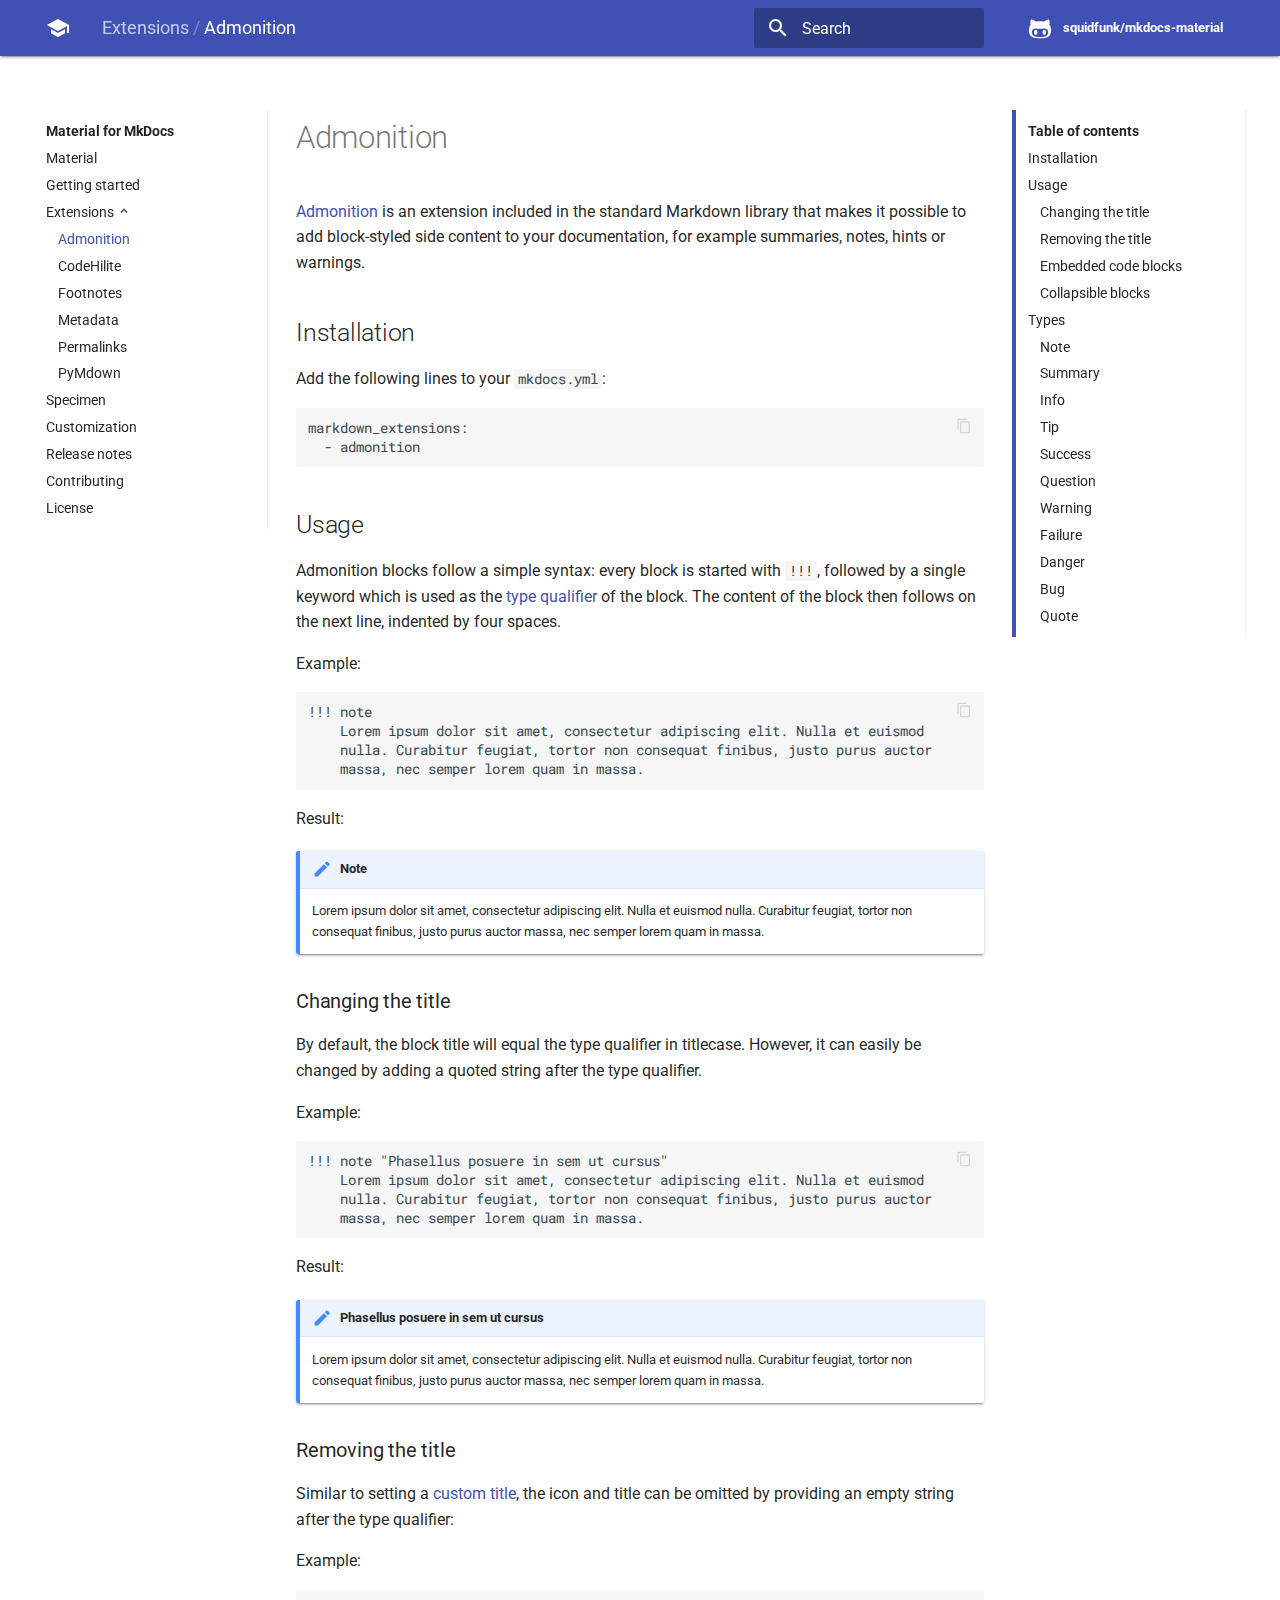
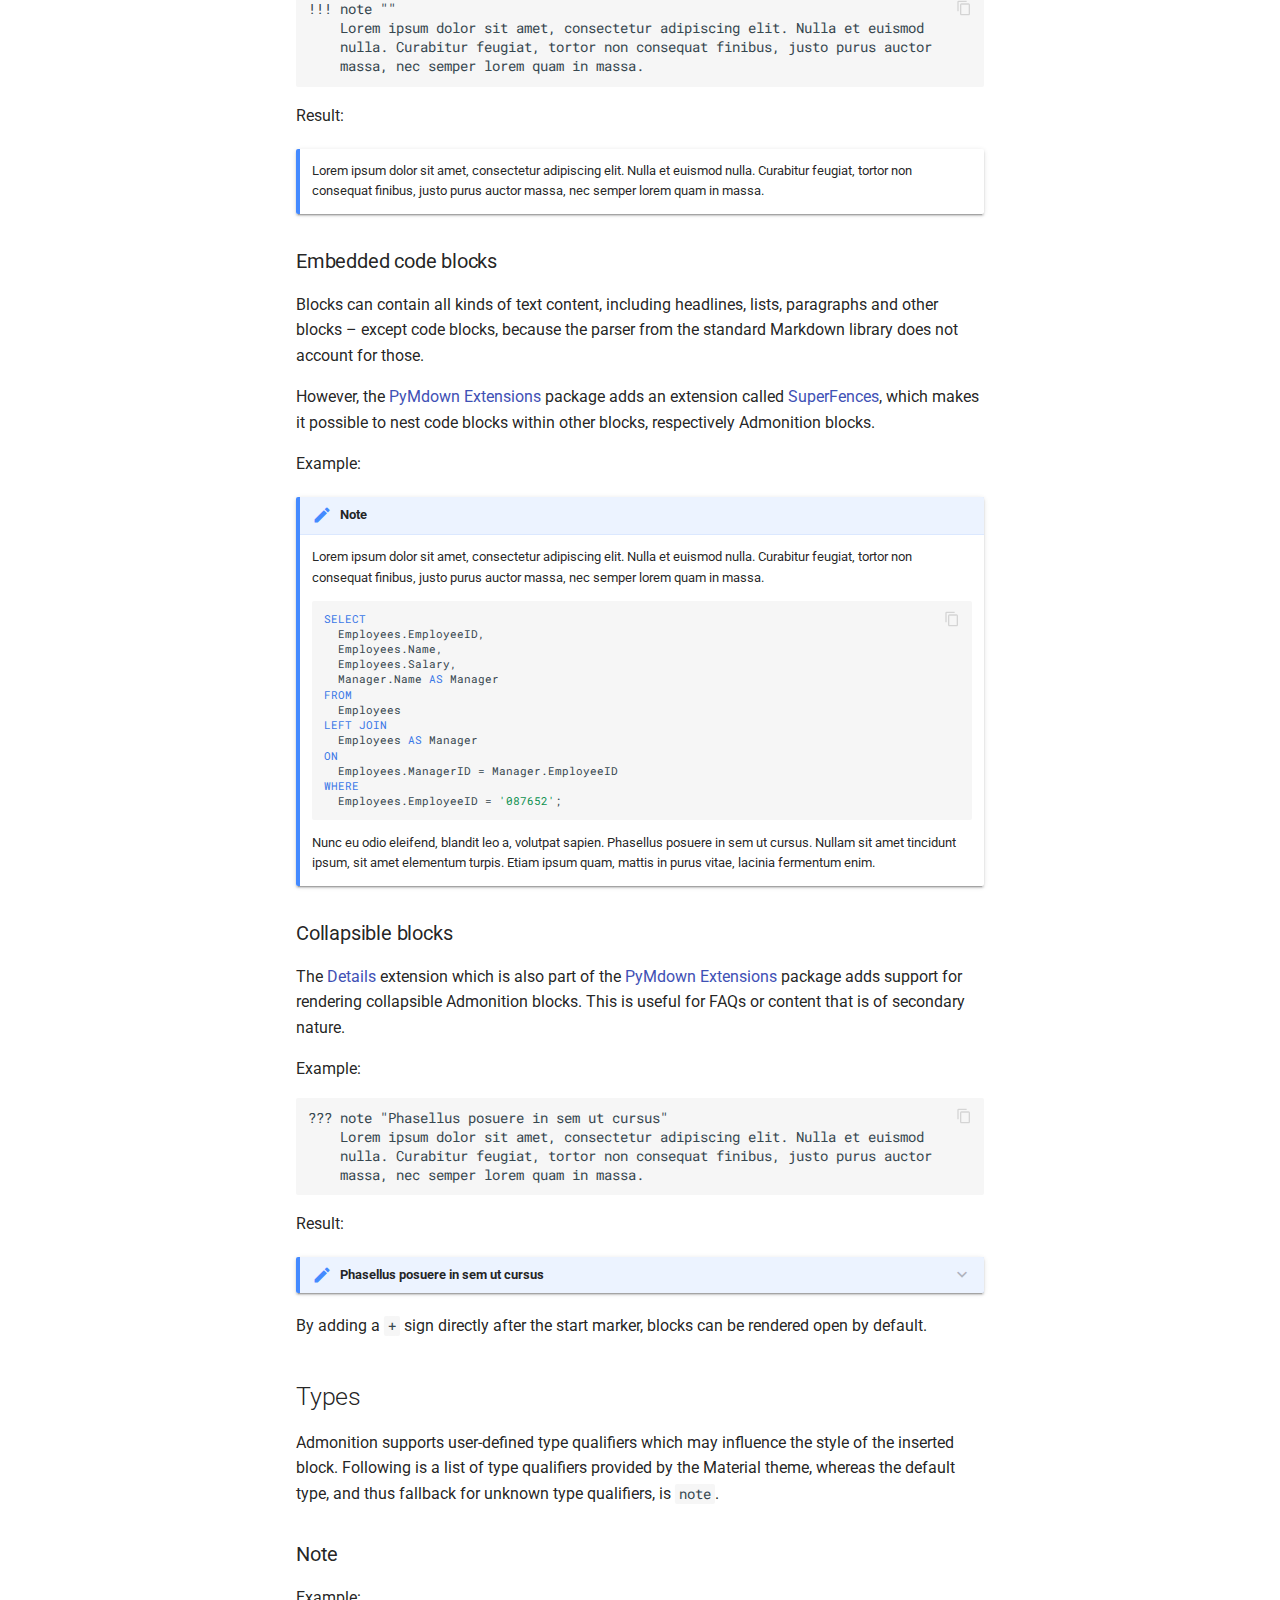
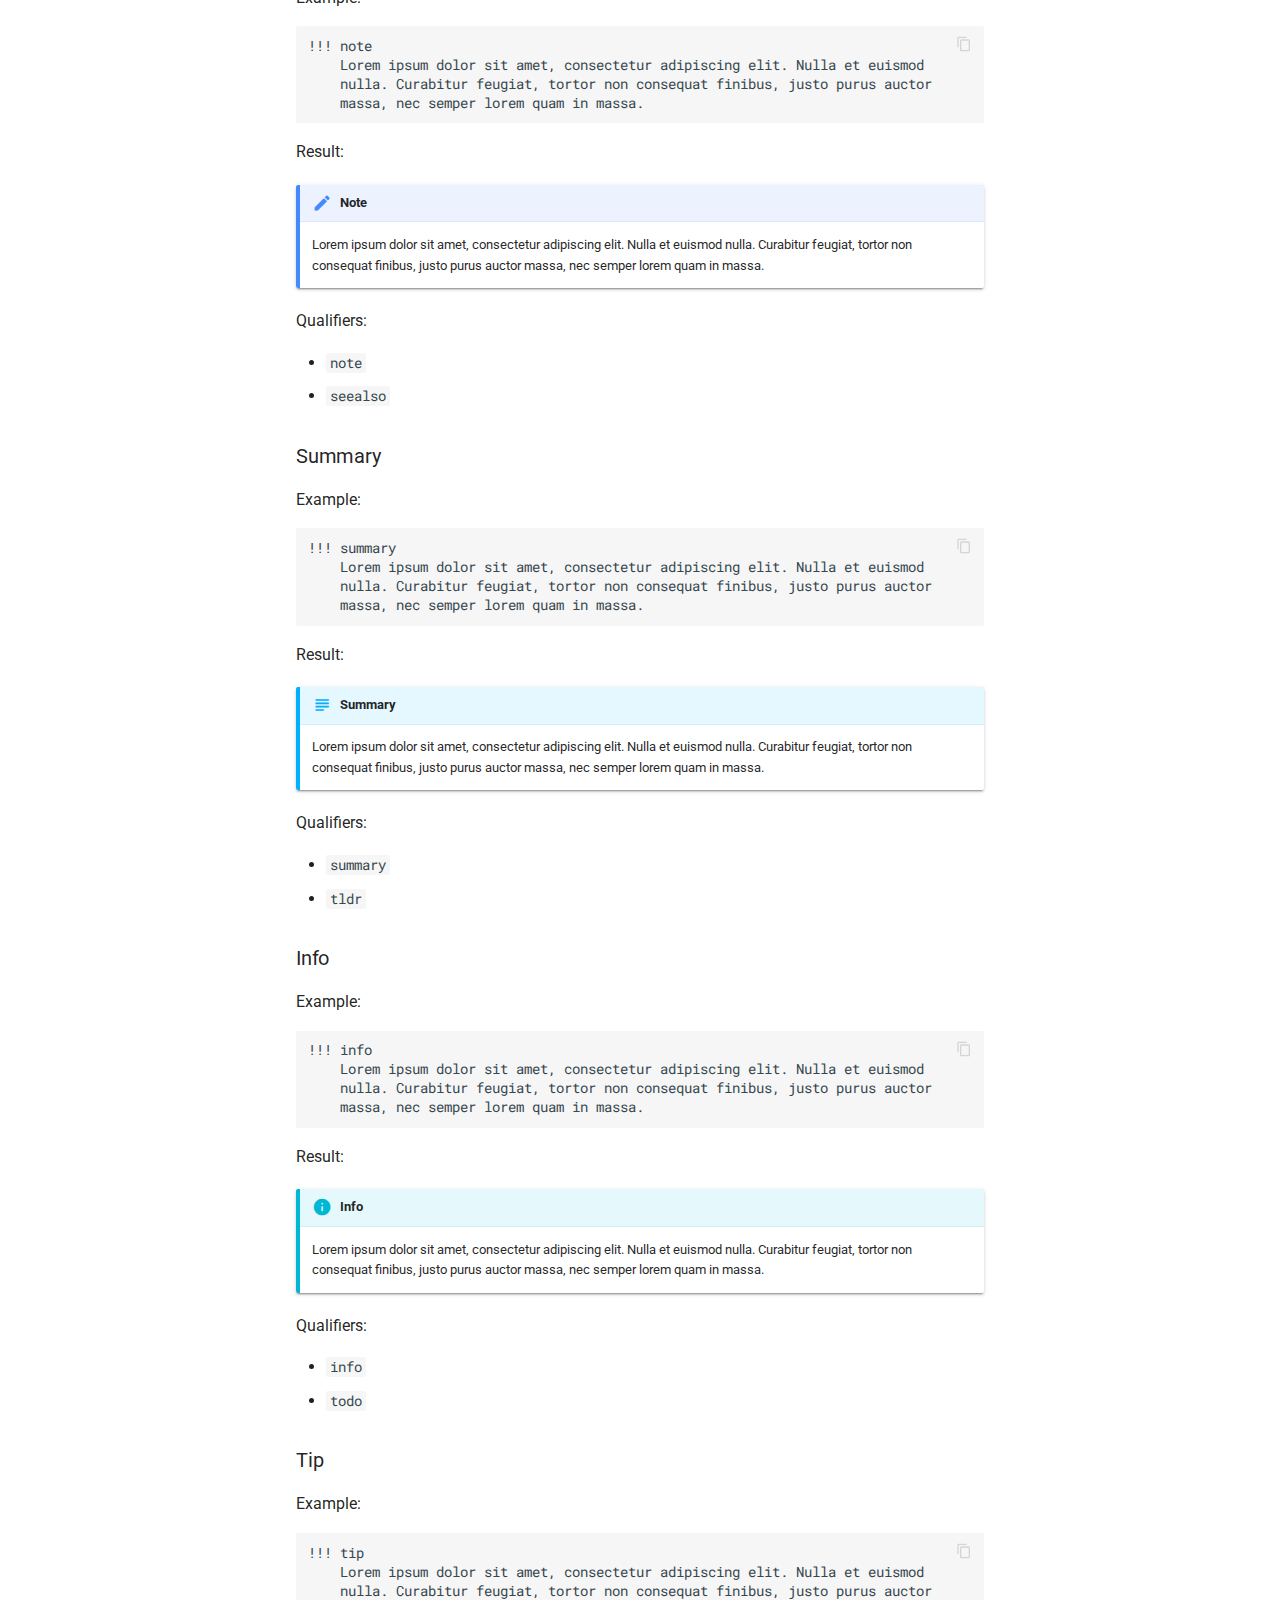
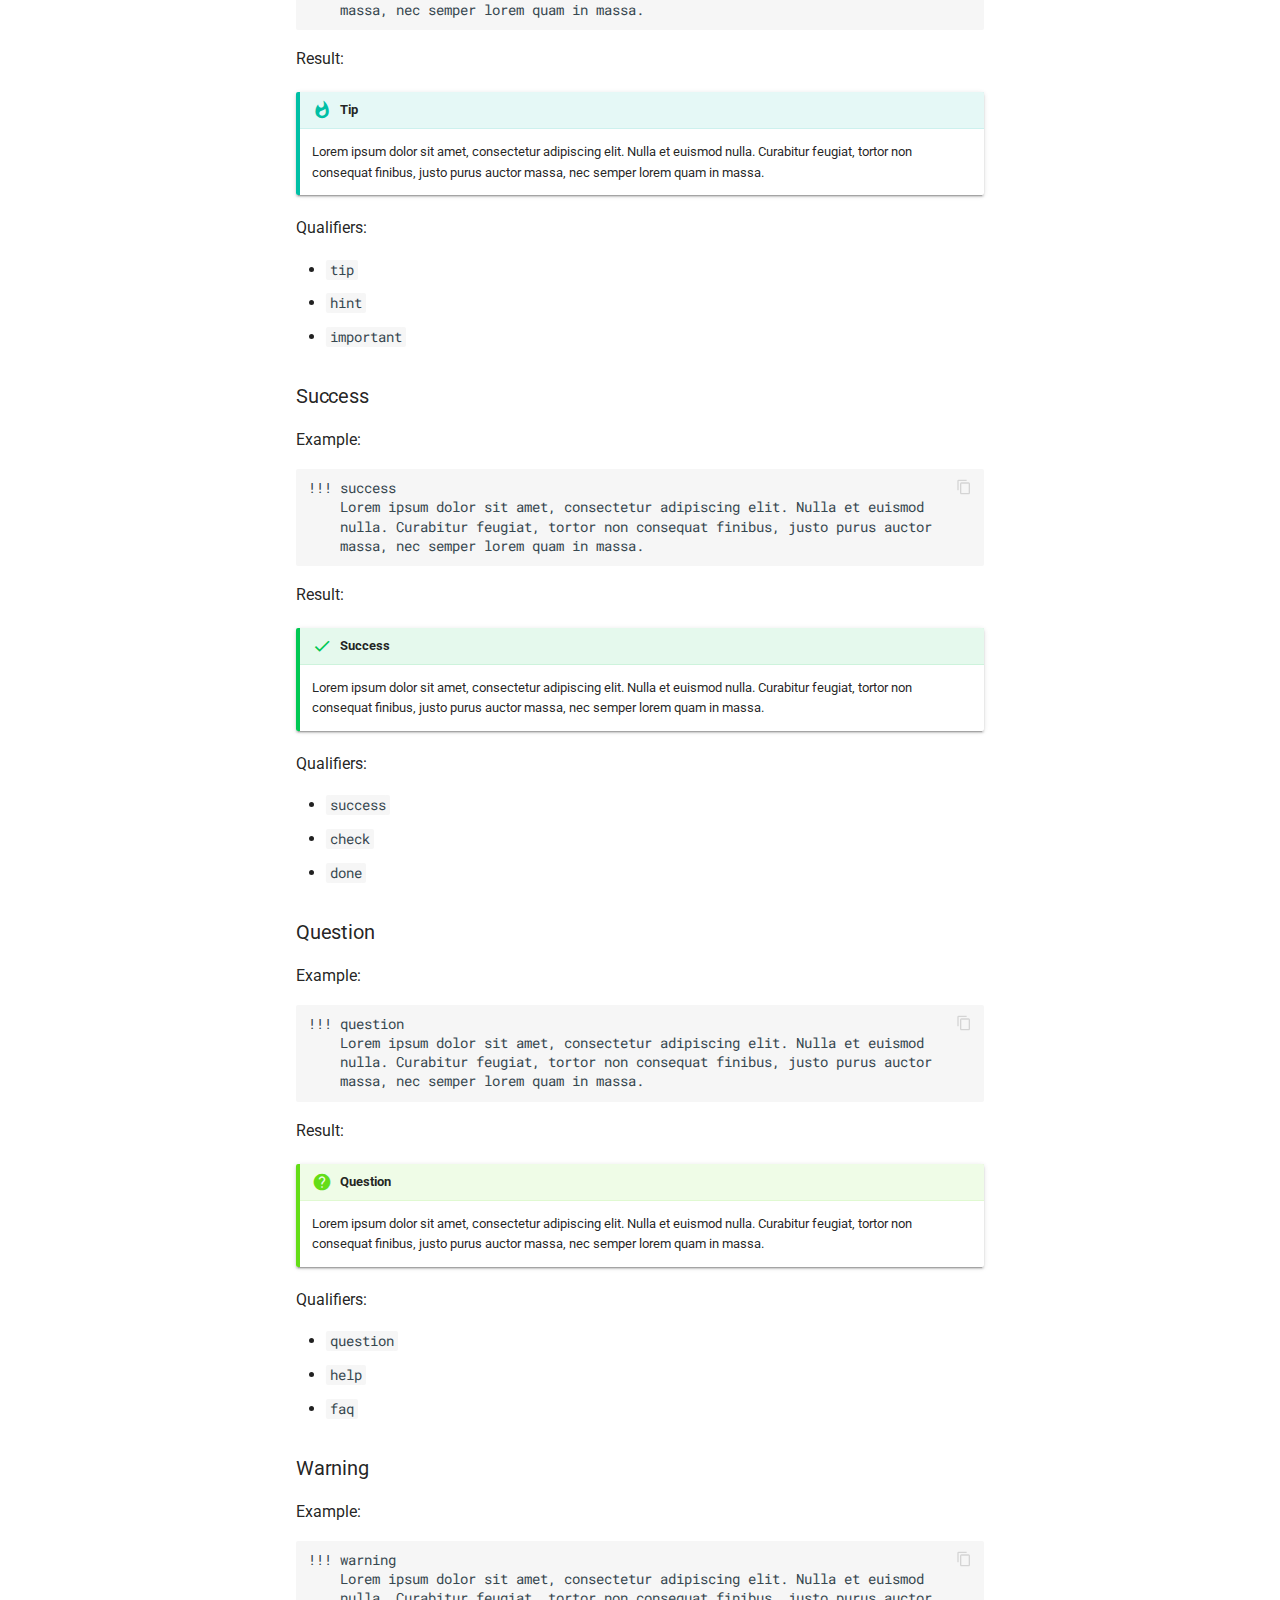
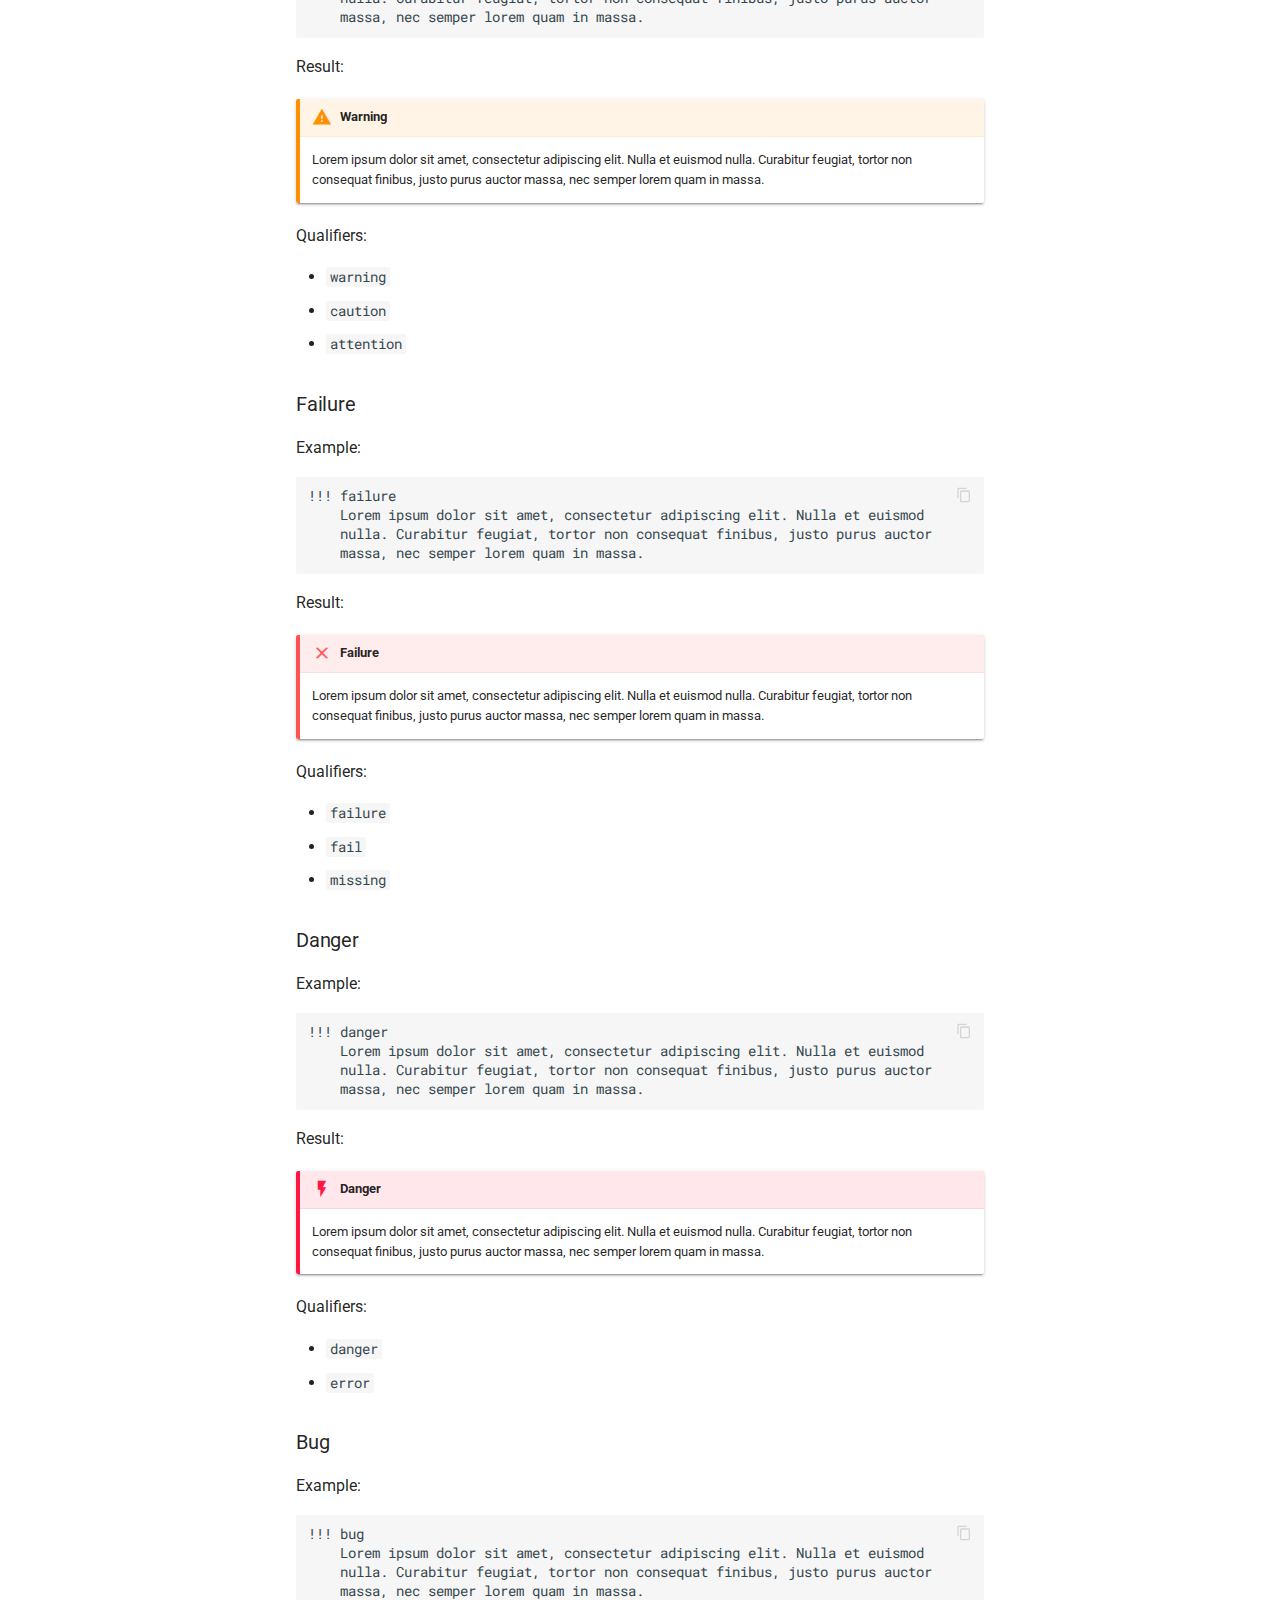
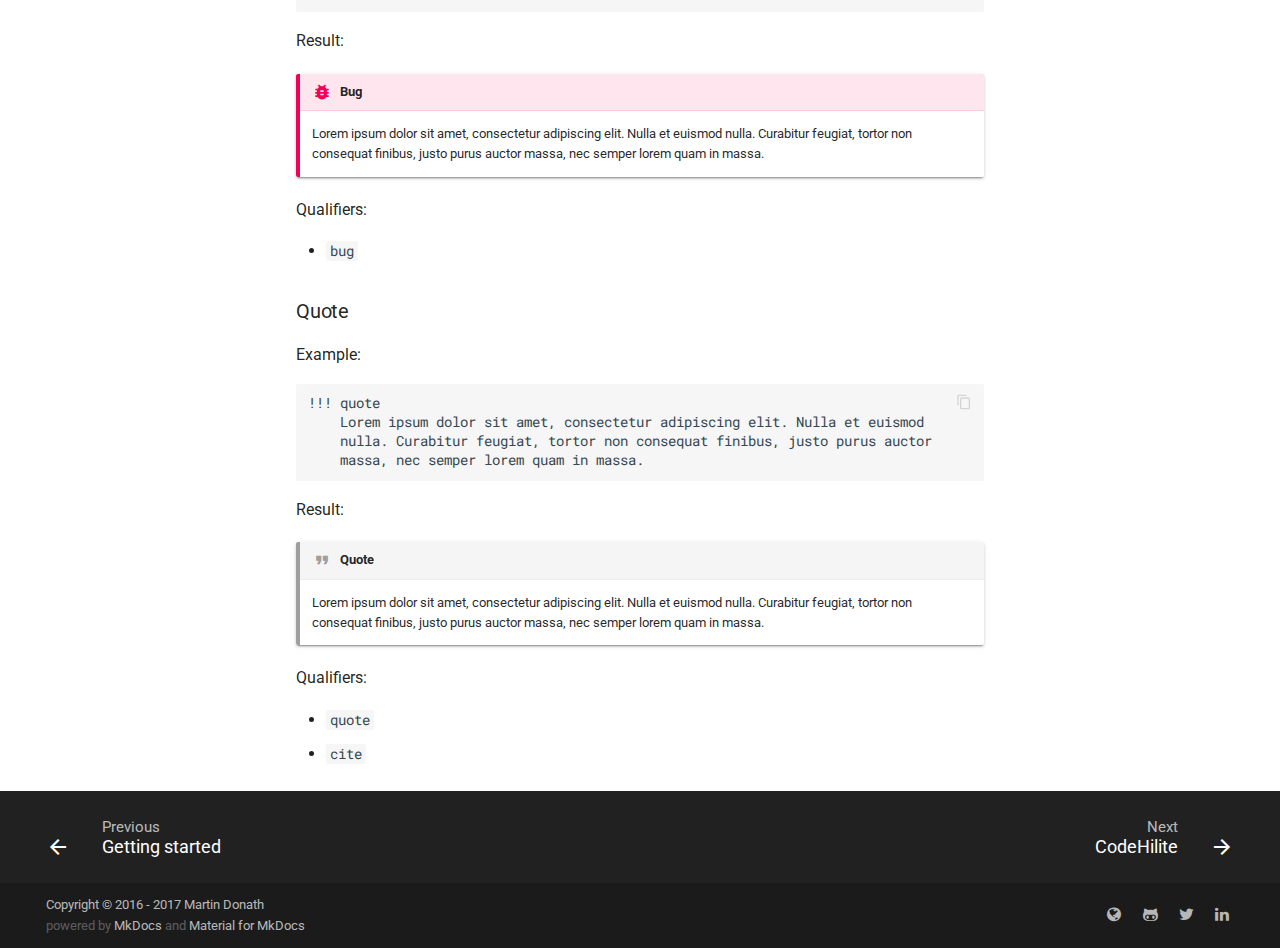
<file: extensions/admonition/index.html>
<!DOCTYPE html>
<html lang="en" class="no-js">
  <head>
    
      <meta charset="utf-8">
      <meta name="viewport" content="width=device-width,initial-scale=1">
      <meta http-equiv="x-ua-compatible" content="ie=edge">
      
        <meta name="description" content="A Material Design theme for MkDocs">
      
      
        <link rel="canonical" href="http://squidfunk.github.io/mkdocs-material/extensions/admonition/">
      
      
        <meta name="author" content="Martin Donath">
      
      
        <link rel="shortcut icon" href="../../assets/images/favicon.png">
      
      <meta name="generator" content="mkdocs-0.16.3, mkdocs-material-1.10.3">
    
    
      
        <title>Admonition - Material for MkDocs</title>
      
    
    
      <script src="../../assets/javascripts/modernizr-e826f8942a.js"></script>
    
    
      <link rel="stylesheet" href="../../assets/stylesheets/application-9011e2d3f8.css">
      
        <link rel="stylesheet" href="../../assets/stylesheets/application-23f75ab9c7.palette.css">
      
    
    
      
        
        
        
        <link rel="stylesheet" href="https://fonts.googleapis.com/css?family=Roboto:300,400,400i,700|Roboto+Mono">
        <style>body,input{font-family:"Roboto","Helvetica Neue",Helvetica,Arial,sans-serif}code,kbd,pre{font-family:"Roboto Mono","Courier New",Courier,monospace}</style>
      
      <link rel="stylesheet" href="https://fonts.googleapis.com/icon?family=Material+Icons">
    
    
    
  </head>
  
  
  
  
    <body data-md-color-primary="indigo" data-md-color-accent="indigo">
  
    <svg class="md-svg">
      <defs>
        
        
          <svg xmlns="http://www.w3.org/2000/svg" width="416" height="448" viewBox="0 0 416 448" id="github"><path fill="currentColor" d="M160 304q0 10-3.125 20.5t-10.75 19T128 352t-18.125-8.5-10.75-19T96 304t3.125-20.5 10.75-19T128 256t18.125 8.5 10.75 19T160 304zm160 0q0 10-3.125 20.5t-10.75 19T288 352t-18.125-8.5-10.75-19T256 304t3.125-20.5 10.75-19T288 256t18.125 8.5 10.75 19T320 304zm40 0q0-30-17.25-51T296 232q-10.25 0-48.75 5.25Q229.5 240 208 240t-39.25-2.75Q130.75 232 120 232q-29.5 0-46.75 21T56 304q0 22 8 38.375t20.25 25.75 30.5 15 35 7.375 37.25 1.75h42q20.5 0 37.25-1.75t35-7.375 30.5-15 20.25-25.75T360 304zm56-44q0 51.75-15.25 82.75-9.5 19.25-26.375 33.25t-35.25 21.5-42.5 11.875-42.875 5.5T212 416q-19.5 0-35.5-.75t-36.875-3.125-38.125-7.5-34.25-12.875T37 371.5t-21.5-28.75Q0 312 0 260q0-59.25 34-99-6.75-20.5-6.75-42.5 0-29 12.75-54.5 27 0 47.5 9.875t47.25 30.875Q171.5 96 212 96q37 0 70 8 26.25-20.5 46.75-30.25T376 64q12.75 25.5 12.75 54.5 0 21.75-6.75 42 34 40 34 99.5z"/></svg>
        
      </defs>
    </svg>
    <input class="md-toggle" data-md-toggle="drawer" type="checkbox" id="drawer">
    <input class="md-toggle" data-md-toggle="search" type="checkbox" id="search">
    <label class="md-overlay" data-md-component="overlay" for="drawer"></label>
    
      <header class="md-header" data-md-component="header">
  <nav class="md-header-nav md-grid">
    <div class="md-flex">
      <div class="md-flex__cell md-flex__cell--shrink">
        <a href="http://squidfunk.github.io/mkdocs-material/" title="Material for MkDocs" class="md-header-nav__button md-logo">
          
            <i class="md-icon md-icon--home"></i>
          
        </a>
      </div>
      <div class="md-flex__cell md-flex__cell--shrink">
        <label class="md-icon md-icon--menu md-header-nav__button" for="drawer"></label>
      </div>
      <div class="md-flex__cell md-flex__cell--stretch">
        <span class="md-flex__ellipsis md-header-nav__title">
          
            
              
                <span class="md-header-nav__parent">
                  Extensions
                </span>
              
            
            Admonition
          
        </span>
      </div>
      <div class="md-flex__cell md-flex__cell--shrink">
        
          <label class="md-icon md-icon--search md-header-nav__button" for="search"></label>
          
<div class="md-search" data-md-component="search" role="dialog">
  <label class="md-search__overlay" for="search"></label>
  <div class="md-search__inner">
    <form class="md-search__form" name="search">
      <input type="text" class="md-search__input" name="query" required placeholder="Search" autocapitalize="off" autocorrect="off" autocomplete="off" spellcheck="false" data-md-component="query">
      <label class="md-icon md-search__icon" for="search"></label>
      <button type="reset" class="md-icon md-search__icon" data-md-component="reset">&#xE5CD;</button>
    </form>
    <div class="md-search__output">
      <div class="md-search__scrollwrap" data-md-scrollfix>
        <div class="md-search-result" data-md-component="result" data-md-lang-search="" data-md-lang-tokenizer="[\s\-]+">
          <div class="md-search-result__meta" data-md-lang-result-none="No matching documents" data-md-lang-result-one="1 matching document" data-md-lang-result-other="# matching documents">
            Type to start searching
          </div>
          <ol class="md-search-result__list"></ol>
        </div>
      </div>
    </div>
  </div>
</div>
        
      </div>
      
        <div class="md-flex__cell md-flex__cell--shrink">
          <div class="md-header-nav__source">
            


  


  <a href="https://github.com/squidfunk/mkdocs-material" title="Go to repository" class="md-source" data-md-source="github">
    
      <div class="md-source__icon">
        <svg viewBox="0 0 24 24" width="24" height="24">
          <use xlink:href="#github" width="24" height="24"></use>
        </svg>
      </div>
    
    <div class="md-source__repository">
      squidfunk/mkdocs-material
    </div>
  </a>

          </div>
        </div>
      
    </div>
  </nav>
</header>
    
    <div class="md-container">
      
      
      
      <main class="md-main">
        <div class="md-main__inner md-grid" data-md-component="container">
          
            
              <div class="md-sidebar md-sidebar--primary" data-md-component="navigation">
                <div class="md-sidebar__scrollwrap">
                  <div class="md-sidebar__inner">
                    <nav class="md-nav md-nav--primary" data-md-level="0">
  <label class="md-nav__title md-nav__title--site" for="drawer">
    <div class="md-nav__button md-logo">
      
        <i class="md-icon md-icon--home"></i>
      
    </div>
    Material for MkDocs
  </label>
  
    <div class="md-nav__source">
      


  


  <a href="https://github.com/squidfunk/mkdocs-material" title="Go to repository" class="md-source" data-md-source="github">
    
      <div class="md-source__icon">
        <svg viewBox="0 0 24 24" width="24" height="24">
          <use xlink:href="#github" width="24" height="24"></use>
        </svg>
      </div>
    
    <div class="md-source__repository">
      squidfunk/mkdocs-material
    </div>
  </a>

    </div>
  
  <ul class="md-nav__list" data-md-scrollfix>
    
      
      
      


  <li class="md-nav__item">
    <a href="../.." title="Material" class="md-nav__link">
      Material
    </a>
  </li>

    
      
      
      


  <li class="md-nav__item">
    <a href="../../getting-started/" title="Getting started" class="md-nav__link">
      Getting started
    </a>
  </li>

    
      
      
      

  


  <li class="md-nav__item md-nav__item--active md-nav__item--nested">
    
      <input class="md-toggle md-nav__toggle" data-md-toggle="nav-3" type="checkbox" id="nav-3" checked>
    
    <label class="md-nav__link" for="nav-3">
      Extensions
    </label>
    <nav class="md-nav" data-md-component="collapsible" data-md-level="1">
      <label class="md-nav__title" for="nav-3">
        Extensions
      </label>
      <ul class="md-nav__list" data-md-scrollfix>
        
        
          
          
          

  


  <li class="md-nav__item md-nav__item--active">
    
    <input class="md-toggle md-nav__toggle" data-md-toggle="toc" type="checkbox" id="toc">
    
      
    
    
      <label class="md-nav__link md-nav__link--active" for="toc">
        Admonition
      </label>
    
    <a href="./" title="Admonition" class="md-nav__link md-nav__link--active">
      Admonition
    </a>
    
      
<nav class="md-nav md-nav--secondary">
  
  
    
  
  
    <label class="md-nav__title" for="toc">Table of contents</label>
    <ul class="md-nav__list" data-md-scrollfix>
      
        <li class="md-nav__item">
  <a href="#installation" title="Installation" class="md-nav__link">
    Installation
  </a>
  
</li>
      
        <li class="md-nav__item">
  <a href="#usage" title="Usage" class="md-nav__link">
    Usage
  </a>
  
    <nav class="md-nav">
      <ul class="md-nav__list">
        
          <li class="md-nav__item">
  <a href="#changing-the-title" title="Changing the title" class="md-nav__link">
    Changing the title
  </a>
  
</li>
        
          <li class="md-nav__item">
  <a href="#removing-the-title" title="Removing the title" class="md-nav__link">
    Removing the title
  </a>
  
</li>
        
          <li class="md-nav__item">
  <a href="#embedded-code-blocks" title="Embedded code blocks" class="md-nav__link">
    Embedded code blocks
  </a>
  
</li>
        
          <li class="md-nav__item">
  <a href="#collapsible-blocks" title="Collapsible blocks" class="md-nav__link">
    Collapsible blocks
  </a>
  
</li>
        
      </ul>
    </nav>
  
</li>
      
        <li class="md-nav__item">
  <a href="#types" title="Types" class="md-nav__link">
    Types
  </a>
  
    <nav class="md-nav">
      <ul class="md-nav__list">
        
          <li class="md-nav__item">
  <a href="#note" title="Note" class="md-nav__link">
    Note
  </a>
  
</li>
        
          <li class="md-nav__item">
  <a href="#summary" title="Summary" class="md-nav__link">
    Summary
  </a>
  
</li>
        
          <li class="md-nav__item">
  <a href="#info" title="Info" class="md-nav__link">
    Info
  </a>
  
</li>
        
          <li class="md-nav__item">
  <a href="#tip" title="Tip" class="md-nav__link">
    Tip
  </a>
  
</li>
        
          <li class="md-nav__item">
  <a href="#success" title="Success" class="md-nav__link">
    Success
  </a>
  
</li>
        
          <li class="md-nav__item">
  <a href="#question" title="Question" class="md-nav__link">
    Question
  </a>
  
</li>
        
          <li class="md-nav__item">
  <a href="#warning" title="Warning" class="md-nav__link">
    Warning
  </a>
  
</li>
        
          <li class="md-nav__item">
  <a href="#failure" title="Failure" class="md-nav__link">
    Failure
  </a>
  
</li>
        
          <li class="md-nav__item">
  <a href="#danger" title="Danger" class="md-nav__link">
    Danger
  </a>
  
</li>
        
          <li class="md-nav__item">
  <a href="#bug" title="Bug" class="md-nav__link">
    Bug
  </a>
  
</li>
        
          <li class="md-nav__item">
  <a href="#quote" title="Quote" class="md-nav__link">
    Quote
  </a>
  
</li>
        
      </ul>
    </nav>
  
</li>
      
      
      
    </ul>
  
</nav>
    
  </li>

        
          
          
          


  <li class="md-nav__item">
    <a href="../codehilite/" title="CodeHilite" class="md-nav__link">
      CodeHilite
    </a>
  </li>

        
          
          
          


  <li class="md-nav__item">
    <a href="../footnotes/" title="Footnotes" class="md-nav__link">
      Footnotes
    </a>
  </li>

        
          
          
          


  <li class="md-nav__item">
    <a href="../metadata/" title="Metadata" class="md-nav__link">
      Metadata
    </a>
  </li>

        
          
          
          


  <li class="md-nav__item">
    <a href="../permalinks/" title="Permalinks" class="md-nav__link">
      Permalinks
    </a>
  </li>

        
          
          
          


  <li class="md-nav__item">
    <a href="../pymdown/" title="PyMdown" class="md-nav__link">
      PyMdown
    </a>
  </li>

        
      </ul>
    </nav>
  </li>

    
      
      
      


  <li class="md-nav__item">
    <a href="../../specimen/" title="Specimen" class="md-nav__link">
      Specimen
    </a>
  </li>

    
      
      
      


  <li class="md-nav__item">
    <a href="../../customization/" title="Customization" class="md-nav__link">
      Customization
    </a>
  </li>

    
      
      
      


  <li class="md-nav__item">
    <a href="../../release-notes/" title="Release notes" class="md-nav__link">
      Release notes
    </a>
  </li>

    
      
      
      


  <li class="md-nav__item">
    <a href="../../contributing/" title="Contributing" class="md-nav__link">
      Contributing
    </a>
  </li>

    
      
      
      


  <li class="md-nav__item">
    <a href="../../license/" title="License" class="md-nav__link">
      License
    </a>
  </li>

    
  </ul>
</nav>
                  </div>
                </div>
              </div>
            
            
              <div class="md-sidebar md-sidebar--secondary" data-md-component="toc">
                <div class="md-sidebar__scrollwrap">
                  <div class="md-sidebar__inner">
                    
<nav class="md-nav md-nav--secondary">
  
  
    
  
  
    <label class="md-nav__title" for="toc">Table of contents</label>
    <ul class="md-nav__list" data-md-scrollfix>
      
        <li class="md-nav__item">
  <a href="#installation" title="Installation" class="md-nav__link">
    Installation
  </a>
  
</li>
      
        <li class="md-nav__item">
  <a href="#usage" title="Usage" class="md-nav__link">
    Usage
  </a>
  
    <nav class="md-nav">
      <ul class="md-nav__list">
        
          <li class="md-nav__item">
  <a href="#changing-the-title" title="Changing the title" class="md-nav__link">
    Changing the title
  </a>
  
</li>
        
          <li class="md-nav__item">
  <a href="#removing-the-title" title="Removing the title" class="md-nav__link">
    Removing the title
  </a>
  
</li>
        
          <li class="md-nav__item">
  <a href="#embedded-code-blocks" title="Embedded code blocks" class="md-nav__link">
    Embedded code blocks
  </a>
  
</li>
        
          <li class="md-nav__item">
  <a href="#collapsible-blocks" title="Collapsible blocks" class="md-nav__link">
    Collapsible blocks
  </a>
  
</li>
        
      </ul>
    </nav>
  
</li>
      
        <li class="md-nav__item">
  <a href="#types" title="Types" class="md-nav__link">
    Types
  </a>
  
    <nav class="md-nav">
      <ul class="md-nav__list">
        
          <li class="md-nav__item">
  <a href="#note" title="Note" class="md-nav__link">
    Note
  </a>
  
</li>
        
          <li class="md-nav__item">
  <a href="#summary" title="Summary" class="md-nav__link">
    Summary
  </a>
  
</li>
        
          <li class="md-nav__item">
  <a href="#info" title="Info" class="md-nav__link">
    Info
  </a>
  
</li>
        
          <li class="md-nav__item">
  <a href="#tip" title="Tip" class="md-nav__link">
    Tip
  </a>
  
</li>
        
          <li class="md-nav__item">
  <a href="#success" title="Success" class="md-nav__link">
    Success
  </a>
  
</li>
        
          <li class="md-nav__item">
  <a href="#question" title="Question" class="md-nav__link">
    Question
  </a>
  
</li>
        
          <li class="md-nav__item">
  <a href="#warning" title="Warning" class="md-nav__link">
    Warning
  </a>
  
</li>
        
          <li class="md-nav__item">
  <a href="#failure" title="Failure" class="md-nav__link">
    Failure
  </a>
  
</li>
        
          <li class="md-nav__item">
  <a href="#danger" title="Danger" class="md-nav__link">
    Danger
  </a>
  
</li>
        
          <li class="md-nav__item">
  <a href="#bug" title="Bug" class="md-nav__link">
    Bug
  </a>
  
</li>
        
          <li class="md-nav__item">
  <a href="#quote" title="Quote" class="md-nav__link">
    Quote
  </a>
  
</li>
        
      </ul>
    </nav>
  
</li>
      
      
      
    </ul>
  
</nav>
                  </div>
                </div>
              </div>
            
          
          <div class="md-content">
            <article class="md-content__inner md-typeset">
              
                
                
                <h1 id="admonition">Admonition<a class="headerlink" href="#admonition" title="Permanent link">&para;</a></h1>
<p><a href="https://pythonhosted.org/Markdown/extensions/admonition.html">Admonition</a> is an extension included in the standard Markdown library that
makes it possible to add block-styled side content to your documentation, for
example summaries, notes, hints or warnings.</p>
<h2 id="installation">Installation<a class="headerlink" href="#installation" title="Permanent link">&para;</a></h2>
<p>Add the following lines to your <code>mkdocs.yml</code>:</p>
<div class="codehilite"><pre><span></span><span class="l l-Scalar l-Scalar-Plain">markdown_extensions</span><span class="p p-Indicator">:</span>
  <span class="p p-Indicator">-</span> <span class="l l-Scalar l-Scalar-Plain">admonition</span>
</pre></div>

<h2 id="usage">Usage<a class="headerlink" href="#usage" title="Permanent link">&para;</a></h2>
<p>Admonition blocks follow a simple syntax: every block is started with <code>!!!</code>,
followed by a single keyword which is used as the <a href="#types">type qualifier</a> of the
block. The content of the block then follows on the next line, indented by
four spaces.</p>
<p>Example:</p>
<div class="codehilite"><pre><span></span>!!! note
    Lorem ipsum dolor sit amet, consectetur adipiscing elit. Nulla et euismod
    nulla. Curabitur feugiat, tortor non consequat finibus, justo purus auctor
    massa, nec semper lorem quam in massa.
</pre></div>

<p>Result:</p>
<div class="admonition note">
<p class="admonition-title">Note</p>
<p>Lorem ipsum dolor sit amet, consectetur adipiscing elit. Nulla et euismod
nulla. Curabitur feugiat, tortor non consequat finibus, justo purus auctor
massa, nec semper lorem quam in massa.</p>
</div>
<h3 id="changing-the-title">Changing the title<a class="headerlink" href="#changing-the-title" title="Permanent link">&para;</a></h3>
<p>By default, the block title will equal the type qualifier in titlecase. However,
it can easily be changed by adding a quoted string after the type qualifier.</p>
<p>Example:</p>
<div class="codehilite"><pre><span></span>!!! note &quot;Phasellus posuere in sem ut cursus&quot;
    Lorem ipsum dolor sit amet, consectetur adipiscing elit. Nulla et euismod
    nulla. Curabitur feugiat, tortor non consequat finibus, justo purus auctor
    massa, nec semper lorem quam in massa.
</pre></div>

<p>Result:</p>
<div class="admonition note">
<p class="admonition-title">Phasellus posuere in sem ut cursus</p>
<p>Lorem ipsum dolor sit amet, consectetur adipiscing elit. Nulla et euismod
nulla. Curabitur feugiat, tortor non consequat finibus, justo purus auctor
massa, nec semper lorem quam in massa.</p>
</div>
<h3 id="removing-the-title">Removing the title<a class="headerlink" href="#removing-the-title" title="Permanent link">&para;</a></h3>
<p>Similar to setting a <a href="#changing-the-title">custom title</a>, the icon and title can be omitted by
providing an empty string after the type qualifier:</p>
<p>Example:</p>
<div class="codehilite"><pre><span></span>!!! note &quot;&quot;
    Lorem ipsum dolor sit amet, consectetur adipiscing elit. Nulla et euismod
    nulla. Curabitur feugiat, tortor non consequat finibus, justo purus auctor
    massa, nec semper lorem quam in massa.
</pre></div>

<p>Result:</p>
<div class="admonition note">
<p>Lorem ipsum dolor sit amet, consectetur adipiscing elit. Nulla et euismod
nulla. Curabitur feugiat, tortor non consequat finibus, justo purus auctor
massa, nec semper lorem quam in massa.</p>
</div>
<h3 id="embedded-code-blocks">Embedded code blocks<a class="headerlink" href="#embedded-code-blocks" title="Permanent link">&para;</a></h3>
<p>Blocks can contain all kinds of text content, including headlines, lists,
paragraphs and other blocks – except code blocks, because the parser from the
standard Markdown library does not account for those.</p>
<p>However, the <a href="https://facelessuser.github.io/pymdown-extensions">PyMdown Extensions</a> package adds an extension called
<a href="https://facelessuser.github.io/pymdown-extensions/extensions/superfences/">SuperFences</a>, which makes it possible to nest code blocks within other
blocks, respectively Admonition blocks.</p>
<p>Example:</p>
<div class="admonition note">
<p class="admonition-title">Note</p>
<p>Lorem ipsum dolor sit amet, consectetur adipiscing elit. Nulla et euismod
nulla. Curabitur feugiat, tortor non consequat finibus, justo purus auctor
massa, nec semper lorem quam in massa.</p>
<div class="codehilite"><pre><span></span><span class="k">SELECT</span>
  <span class="n">Employees</span><span class="p">.</span><span class="n">EmployeeID</span><span class="p">,</span>
  <span class="n">Employees</span><span class="p">.</span><span class="n">Name</span><span class="p">,</span>
  <span class="n">Employees</span><span class="p">.</span><span class="n">Salary</span><span class="p">,</span>
  <span class="n">Manager</span><span class="p">.</span><span class="n">Name</span> <span class="k">AS</span> <span class="n">Manager</span>
<span class="k">FROM</span>
  <span class="n">Employees</span>
<span class="k">LEFT</span> <span class="k">JOIN</span>
  <span class="n">Employees</span> <span class="k">AS</span> <span class="n">Manager</span>
<span class="k">ON</span>
  <span class="n">Employees</span><span class="p">.</span><span class="n">ManagerID</span> <span class="o">=</span> <span class="n">Manager</span><span class="p">.</span><span class="n">EmployeeID</span>
<span class="k">WHERE</span>
  <span class="n">Employees</span><span class="p">.</span><span class="n">EmployeeID</span> <span class="o">=</span> <span class="s1">&#39;087652&#39;</span><span class="p">;</span>
</pre></div>

<p>Nunc eu odio eleifend, blandit leo a, volutpat sapien. Phasellus posuere in
sem ut cursus. Nullam sit amet tincidunt ipsum, sit amet elementum turpis.
Etiam ipsum quam, mattis in purus vitae, lacinia fermentum enim.</p>
</div>
<h3 id="collapsible-blocks">Collapsible blocks<a class="headerlink" href="#collapsible-blocks" title="Permanent link">&para;</a></h3>
<p>The <a href="https://facelessuser.github.io/pymdown-extensions/extensions/details/">Details</a> extension which is also part of the <a href="https://facelessuser.github.io/pymdown-extensions">PyMdown Extensions</a>
package adds support for rendering collapsible Admonition blocks. This is
useful for FAQs or content that is of secondary nature.</p>
<p>Example:</p>
<div class="codehilite"><pre><span></span>??? note &quot;Phasellus posuere in sem ut cursus&quot;
    Lorem ipsum dolor sit amet, consectetur adipiscing elit. Nulla et euismod
    nulla. Curabitur feugiat, tortor non consequat finibus, justo purus auctor
    massa, nec semper lorem quam in massa.
</pre></div>

<p>Result:</p>
<details class="note"><summary>Phasellus posuere in sem ut cursus</summary><p>Lorem ipsum dolor sit amet, consectetur adipiscing elit. Nulla et euismod
nulla. Curabitur feugiat, tortor non consequat finibus, justo purus auctor
massa, nec semper lorem quam in massa.</p></details><p>By adding a <code>+</code> sign directly after the start marker, blocks can be rendered
open by default.</p>
<h2 id="types">Types<a class="headerlink" href="#types" title="Permanent link">&para;</a></h2>
<p>Admonition supports user-defined type qualifiers which may influence the style
of the inserted block. Following is a list of type qualifiers provided by the
Material theme, whereas the default type, and thus fallback for unknown type
qualifiers, is <code>note</code>.</p>
<h3 id="note">Note<a class="headerlink" href="#note" title="Permanent link">&para;</a></h3>
<p>Example:</p>
<div class="codehilite"><pre><span></span>!!! note
    Lorem ipsum dolor sit amet, consectetur adipiscing elit. Nulla et euismod
    nulla. Curabitur feugiat, tortor non consequat finibus, justo purus auctor
    massa, nec semper lorem quam in massa.
</pre></div>

<p>Result:</p>
<div class="admonition note">
<p class="admonition-title">Note</p>
<p>Lorem ipsum dolor sit amet, consectetur adipiscing elit. Nulla et euismod
nulla. Curabitur feugiat, tortor non consequat finibus, justo purus auctor
massa, nec semper lorem quam in massa.</p>
</div>
<p>Qualifiers:</p>
<ul>
<li><code>note</code></li>
<li><code>seealso</code></li>
</ul>
<h3 id="summary">Summary<a class="headerlink" href="#summary" title="Permanent link">&para;</a></h3>
<p>Example:</p>
<div class="codehilite"><pre><span></span>!!! summary
    Lorem ipsum dolor sit amet, consectetur adipiscing elit. Nulla et euismod
    nulla. Curabitur feugiat, tortor non consequat finibus, justo purus auctor
    massa, nec semper lorem quam in massa.
</pre></div>

<p>Result:</p>
<div class="admonition summary">
<p class="admonition-title">Summary</p>
<p>Lorem ipsum dolor sit amet, consectetur adipiscing elit. Nulla et euismod
nulla. Curabitur feugiat, tortor non consequat finibus, justo purus auctor
massa, nec semper lorem quam in massa.</p>
</div>
<p>Qualifiers:</p>
<ul>
<li><code>summary</code></li>
<li><code>tldr</code></li>
</ul>
<h3 id="info">Info<a class="headerlink" href="#info" title="Permanent link">&para;</a></h3>
<p>Example:</p>
<div class="codehilite"><pre><span></span>!!! info
    Lorem ipsum dolor sit amet, consectetur adipiscing elit. Nulla et euismod
    nulla. Curabitur feugiat, tortor non consequat finibus, justo purus auctor
    massa, nec semper lorem quam in massa.
</pre></div>

<p>Result:</p>
<div class="admonition info">
<p class="admonition-title">Info</p>
<p>Lorem ipsum dolor sit amet, consectetur adipiscing elit. Nulla et euismod
nulla. Curabitur feugiat, tortor non consequat finibus, justo purus auctor
massa, nec semper lorem quam in massa.</p>
</div>
<p>Qualifiers:</p>
<ul>
<li><code>info</code></li>
<li><code>todo</code></li>
</ul>
<h3 id="tip">Tip<a class="headerlink" href="#tip" title="Permanent link">&para;</a></h3>
<p>Example:</p>
<div class="codehilite"><pre><span></span>!!! tip
    Lorem ipsum dolor sit amet, consectetur adipiscing elit. Nulla et euismod
    nulla. Curabitur feugiat, tortor non consequat finibus, justo purus auctor
    massa, nec semper lorem quam in massa.
</pre></div>

<p>Result:</p>
<div class="admonition tip">
<p class="admonition-title">Tip</p>
<p>Lorem ipsum dolor sit amet, consectetur adipiscing elit. Nulla et euismod
nulla. Curabitur feugiat, tortor non consequat finibus, justo purus auctor
massa, nec semper lorem quam in massa.</p>
</div>
<p>Qualifiers:</p>
<ul>
<li><code>tip</code></li>
<li><code>hint</code></li>
<li><code>important</code></li>
</ul>
<h3 id="success">Success<a class="headerlink" href="#success" title="Permanent link">&para;</a></h3>
<p>Example:</p>
<div class="codehilite"><pre><span></span>!!! success
    Lorem ipsum dolor sit amet, consectetur adipiscing elit. Nulla et euismod
    nulla. Curabitur feugiat, tortor non consequat finibus, justo purus auctor
    massa, nec semper lorem quam in massa.
</pre></div>

<p>Result:</p>
<div class="admonition success">
<p class="admonition-title">Success</p>
<p>Lorem ipsum dolor sit amet, consectetur adipiscing elit. Nulla et euismod
nulla. Curabitur feugiat, tortor non consequat finibus, justo purus auctor
massa, nec semper lorem quam in massa.</p>
</div>
<p>Qualifiers:</p>
<ul>
<li><code>success</code></li>
<li><code>check</code></li>
<li><code>done</code></li>
</ul>
<h3 id="question">Question<a class="headerlink" href="#question" title="Permanent link">&para;</a></h3>
<p>Example:</p>
<div class="codehilite"><pre><span></span>!!! question
    Lorem ipsum dolor sit amet, consectetur adipiscing elit. Nulla et euismod
    nulla. Curabitur feugiat, tortor non consequat finibus, justo purus auctor
    massa, nec semper lorem quam in massa.
</pre></div>

<p>Result:</p>
<div class="admonition question">
<p class="admonition-title">Question</p>
<p>Lorem ipsum dolor sit amet, consectetur adipiscing elit. Nulla et euismod
nulla. Curabitur feugiat, tortor non consequat finibus, justo purus auctor
massa, nec semper lorem quam in massa.</p>
</div>
<p>Qualifiers:</p>
<ul>
<li><code>question</code></li>
<li><code>help</code></li>
<li><code>faq</code></li>
</ul>
<h3 id="warning">Warning<a class="headerlink" href="#warning" title="Permanent link">&para;</a></h3>
<p>Example:</p>
<div class="codehilite"><pre><span></span>!!! warning
    Lorem ipsum dolor sit amet, consectetur adipiscing elit. Nulla et euismod
    nulla. Curabitur feugiat, tortor non consequat finibus, justo purus auctor
    massa, nec semper lorem quam in massa.
</pre></div>

<p>Result:</p>
<div class="admonition warning">
<p class="admonition-title">Warning</p>
<p>Lorem ipsum dolor sit amet, consectetur adipiscing elit. Nulla et euismod
nulla. Curabitur feugiat, tortor non consequat finibus, justo purus auctor
massa, nec semper lorem quam in massa.</p>
</div>
<p>Qualifiers:</p>
<ul>
<li><code>warning</code></li>
<li><code>caution</code></li>
<li><code>attention</code></li>
</ul>
<h3 id="failure">Failure<a class="headerlink" href="#failure" title="Permanent link">&para;</a></h3>
<p>Example:</p>
<div class="codehilite"><pre><span></span>!!! failure
    Lorem ipsum dolor sit amet, consectetur adipiscing elit. Nulla et euismod
    nulla. Curabitur feugiat, tortor non consequat finibus, justo purus auctor
    massa, nec semper lorem quam in massa.
</pre></div>

<p>Result:</p>
<div class="admonition failure">
<p class="admonition-title">Failure</p>
<p>Lorem ipsum dolor sit amet, consectetur adipiscing elit. Nulla et euismod
nulla. Curabitur feugiat, tortor non consequat finibus, justo purus auctor
massa, nec semper lorem quam in massa.</p>
</div>
<p>Qualifiers:</p>
<ul>
<li><code>failure</code></li>
<li><code>fail</code></li>
<li><code>missing</code></li>
</ul>
<h3 id="danger">Danger<a class="headerlink" href="#danger" title="Permanent link">&para;</a></h3>
<p>Example:</p>
<div class="codehilite"><pre><span></span>!!! danger
    Lorem ipsum dolor sit amet, consectetur adipiscing elit. Nulla et euismod
    nulla. Curabitur feugiat, tortor non consequat finibus, justo purus auctor
    massa, nec semper lorem quam in massa.
</pre></div>

<p>Result:</p>
<div class="admonition danger">
<p class="admonition-title">Danger</p>
<p>Lorem ipsum dolor sit amet, consectetur adipiscing elit. Nulla et euismod
nulla. Curabitur feugiat, tortor non consequat finibus, justo purus auctor
massa, nec semper lorem quam in massa.</p>
</div>
<p>Qualifiers:</p>
<ul>
<li><code>danger</code></li>
<li><code>error</code></li>
</ul>
<h3 id="bug">Bug<a class="headerlink" href="#bug" title="Permanent link">&para;</a></h3>
<p>Example:</p>
<div class="codehilite"><pre><span></span>!!! bug
    Lorem ipsum dolor sit amet, consectetur adipiscing elit. Nulla et euismod
    nulla. Curabitur feugiat, tortor non consequat finibus, justo purus auctor
    massa, nec semper lorem quam in massa.
</pre></div>

<p>Result:</p>
<div class="admonition bug">
<p class="admonition-title">Bug</p>
<p>Lorem ipsum dolor sit amet, consectetur adipiscing elit. Nulla et euismod
nulla. Curabitur feugiat, tortor non consequat finibus, justo purus auctor
massa, nec semper lorem quam in massa.</p>
</div>
<p>Qualifiers:</p>
<ul>
<li><code>bug</code></li>
</ul>
<h3 id="quote">Quote<a class="headerlink" href="#quote" title="Permanent link">&para;</a></h3>
<p>Example:</p>
<div class="codehilite"><pre><span></span>!!! quote
    Lorem ipsum dolor sit amet, consectetur adipiscing elit. Nulla et euismod
    nulla. Curabitur feugiat, tortor non consequat finibus, justo purus auctor
    massa, nec semper lorem quam in massa.
</pre></div>

<p>Result:</p>
<div class="admonition quote">
<p class="admonition-title">Quote</p>
<p>Lorem ipsum dolor sit amet, consectetur adipiscing elit. Nulla et euismod
nulla. Curabitur feugiat, tortor non consequat finibus, justo purus auctor
massa, nec semper lorem quam in massa.</p>
</div>
<p>Qualifiers:</p>
<ul>
<li><code>quote</code></li>
<li><code>cite</code></li>
</ul>
                
                  
                
              
              
                
              
            </article>
          </div>
        </div>
      </main>
      
        
<footer class="md-footer">
  
    <div class="md-footer-nav">
      <nav class="md-footer-nav__inner md-grid">
        
          <a href="../../getting-started/" title="Getting started" class="md-flex md-footer-nav__link md-footer-nav__link--prev" rel="prev">
            <div class="md-flex__cell md-flex__cell--shrink">
              <i class="md-icon md-icon--arrow-back md-footer-nav__button"></i>
            </div>
            <div class="md-flex__cell md-flex__cell--stretch md-footer-nav__title">
              <span class="md-flex__ellipsis">
                <span class="md-footer-nav__direction">
                  Previous
                </span>
                Getting started
              </span>
            </div>
          </a>
        
        
          <a href="../codehilite/" title="CodeHilite" class="md-flex md-footer-nav__link md-footer-nav__link--next" rel="next">
            <div class="md-flex__cell md-flex__cell--stretch md-footer-nav__title">
              <span class="md-flex__ellipsis">
                <span class="md-footer-nav__direction">
                  Next
                </span>
                CodeHilite
              </span>
            </div>
            <div class="md-flex__cell md-flex__cell--shrink">
              <i class="md-icon md-icon--arrow-forward md-footer-nav__button"></i>
            </div>
          </a>
        
      </nav>
    </div>
  
  <div class="md-footer-meta md-typeset">
    <div class="md-footer-meta__inner md-grid">
      <div class="md-footer-copyright">
        
          <div class="md-footer-copyright__highlight">
            Copyright &copy; 2016 - 2017 Martin Donath
          </div>
        
        powered by
        <a href="http://www.mkdocs.org" title="MkDocs">MkDocs</a>
        and
        <a href="http://squidfunk.github.io/mkdocs-material/" title="Material for MkDocs">
          Material for MkDocs</a>
      </div>
      
        
  <div class="md-footer-social">
    
    <link rel="stylesheet" href="https://cdnjs.cloudflare.com/ajax/libs/font-awesome/4.7.0/css/font-awesome.min.css">
    
      <a href="http://struct.cc" class="md-footer-social__link fa fa-globe"></a>
    
      <a href="https://github.com/squidfunk" class="md-footer-social__link fa fa-github-alt"></a>
    
      <a href="https://twitter.com/squidfunk" class="md-footer-social__link fa fa-twitter"></a>
    
      <a href="https://linkedin.com/in/squidfunk" class="md-footer-social__link fa fa-linkedin"></a>
    
  </div>

      
    </div>
  </div>
</footer>
      
    </div>
    
      <script src="../../assets/javascripts/application-683e1b679e.js"></script>
      
      
      <script>app.initialize({url:{base:"../.."}})</script>
      
    
    
      
      <script>!function(e,t,a,n,o,c,i){e.GoogleAnalyticsObject=o,e[o]=e[o]||function(){(e[o].q=e[o].q||[]).push(arguments)},e[o].l=1*new Date,c=t.createElement(a),i=t.getElementsByTagName(a)[0],c.async=1,c.src=n,i.parentNode.insertBefore(c,i)}(window,document,"script","https://www.google-analytics.com/analytics.js","ga"),ga("create","UA-73586301-1","auto"),ga("set","anonymizeIp",!0),ga("send","pageview");var links=document.getElementsByTagName("a");Array.prototype.map.call(links,function(e){e.host!=document.location.host&&e.addEventListener("click",function(){var t=e.getAttribute("data-md-action")||"follow";ga("send","event","outbound",t,e.href)})});var query=document.forms.search.query;query.addEventListener("blur",function(){if(this.value){var e=document.location.pathname;ga("send","pageview",e+"?q="+this.value)}})</script>
      
    
  </body>
</html>
</file>
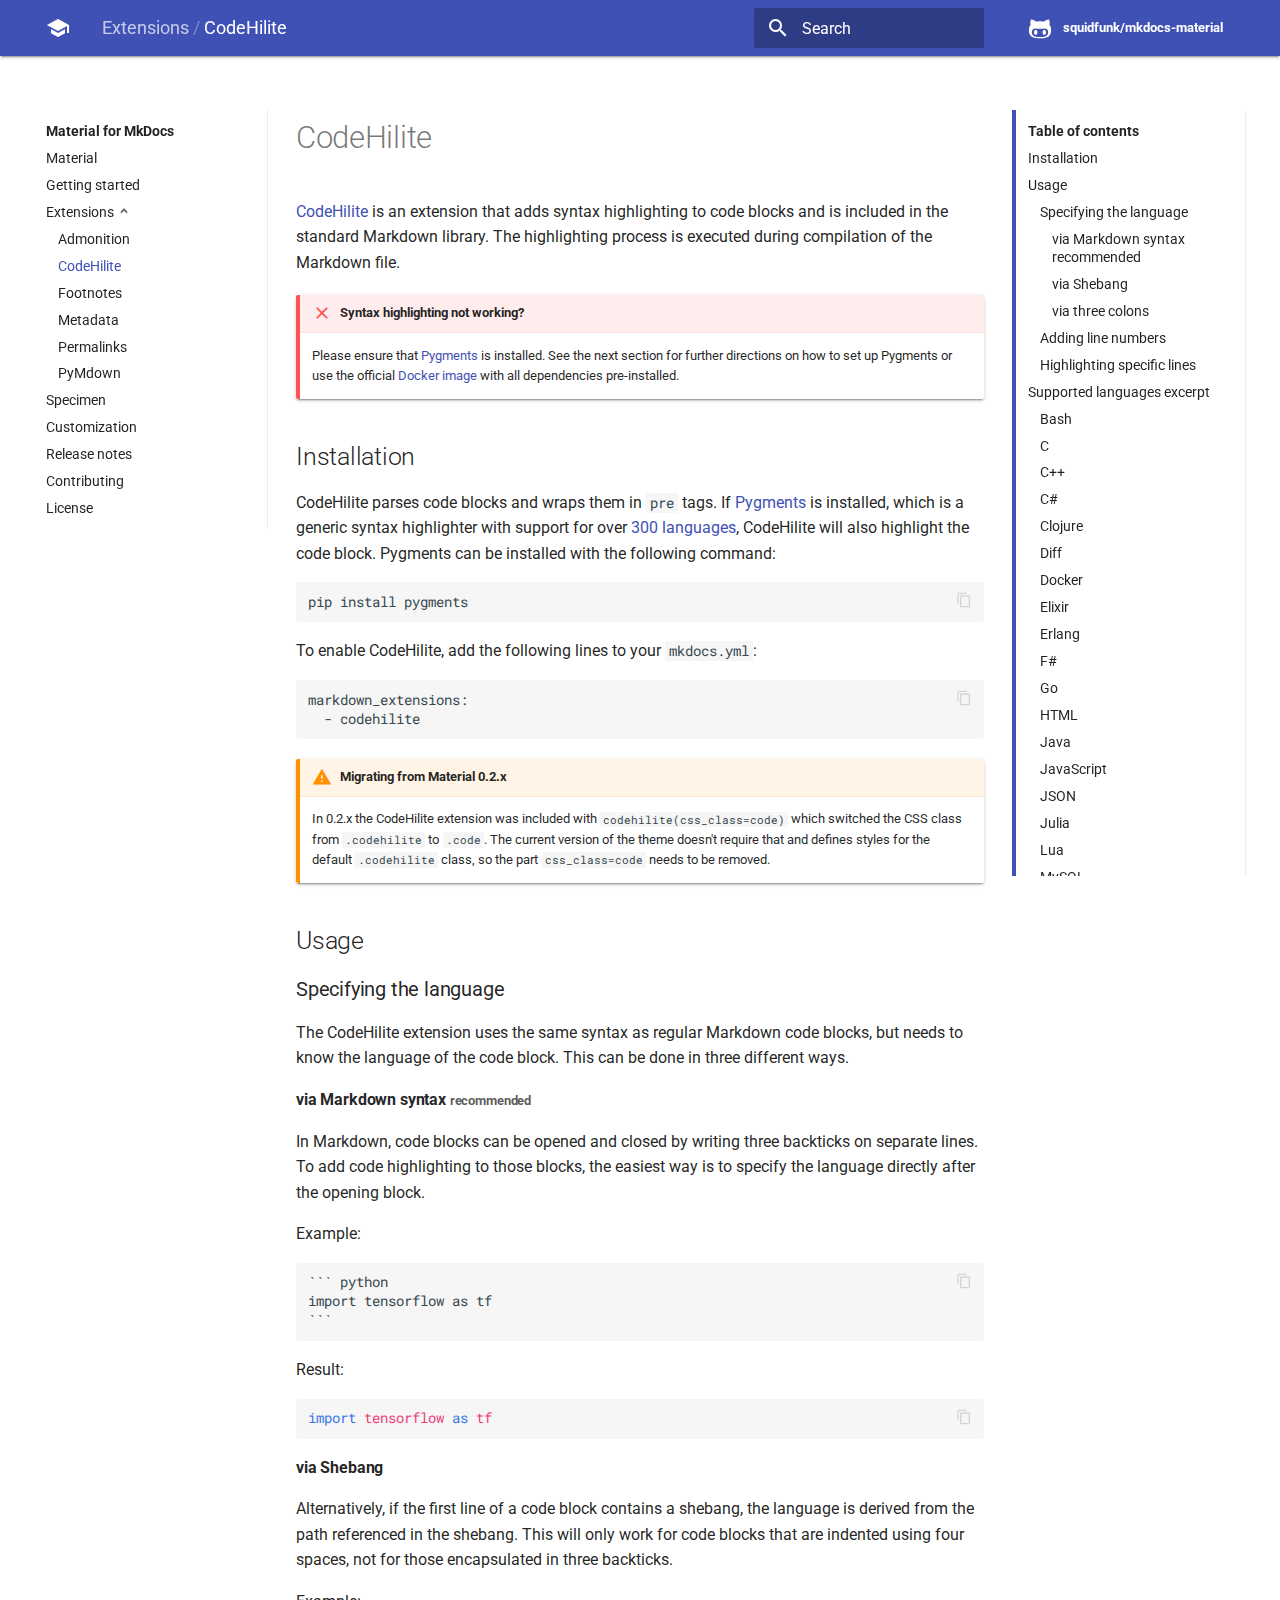
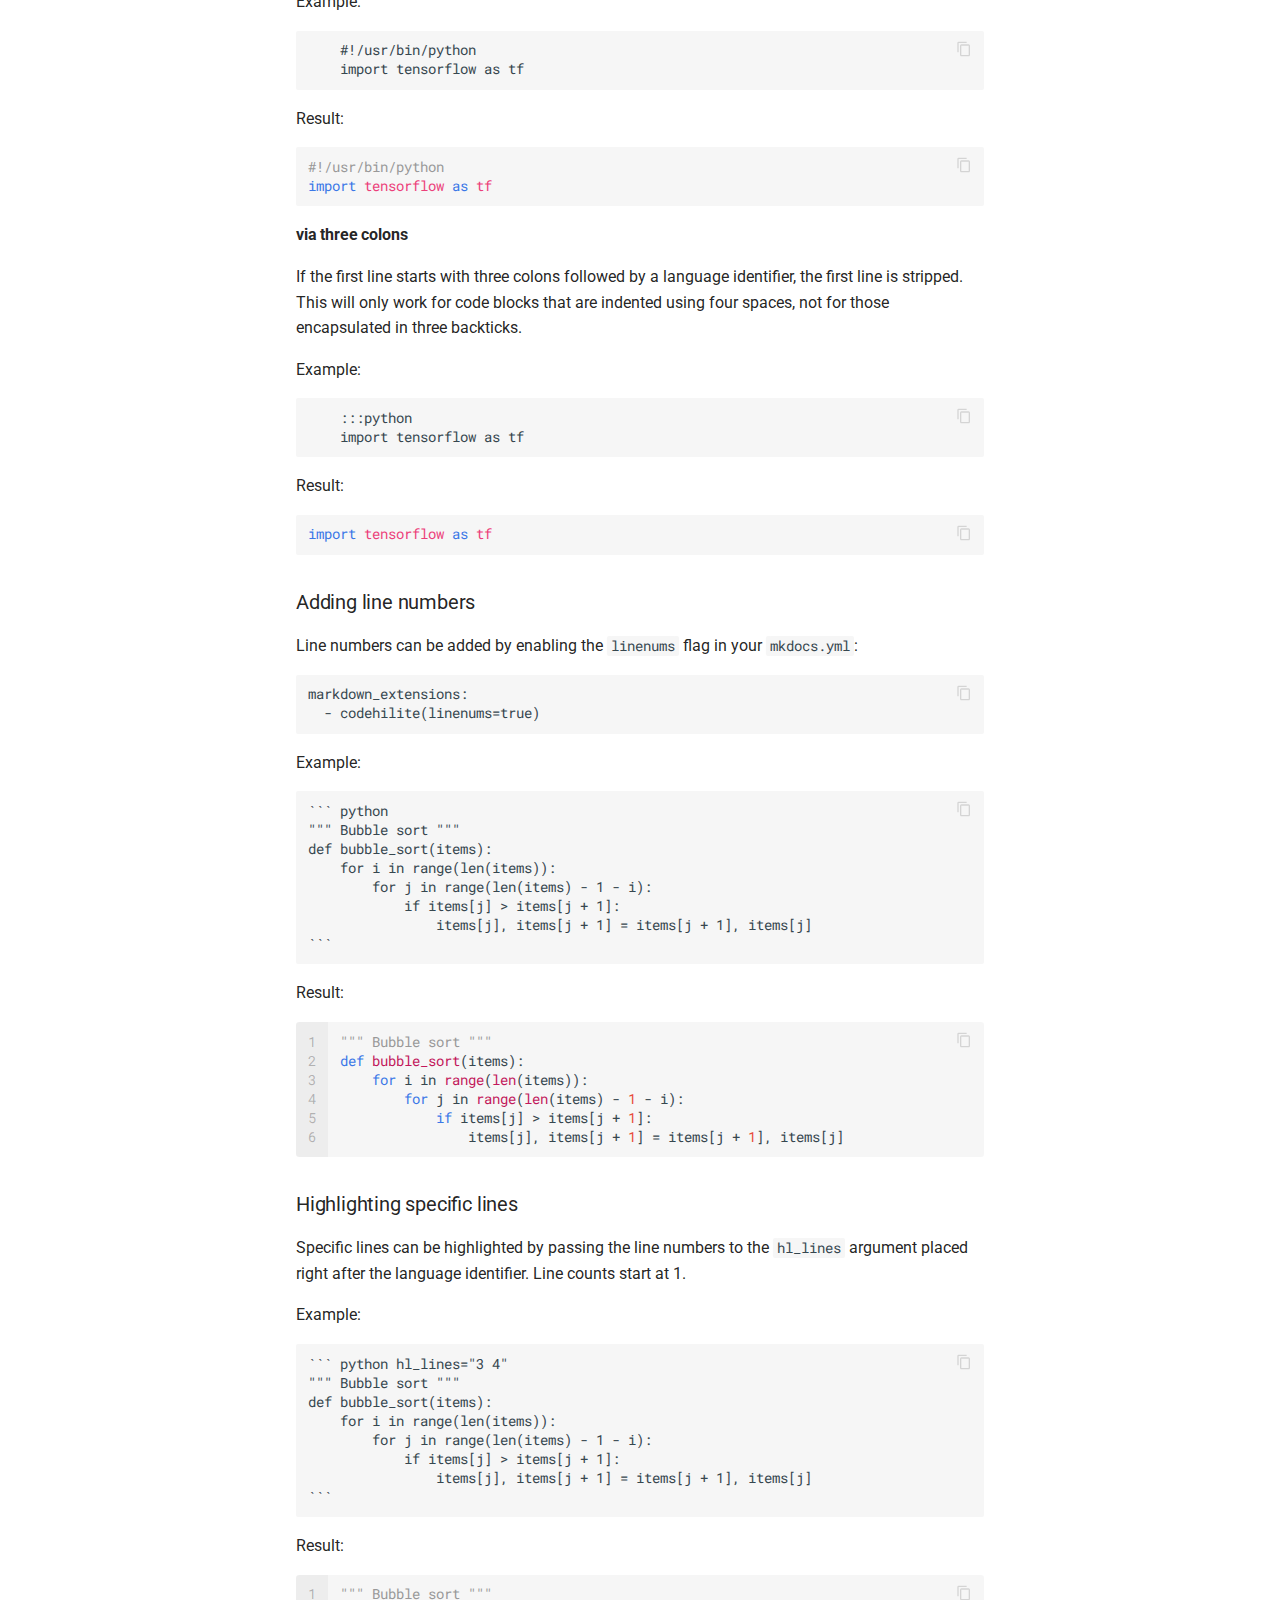
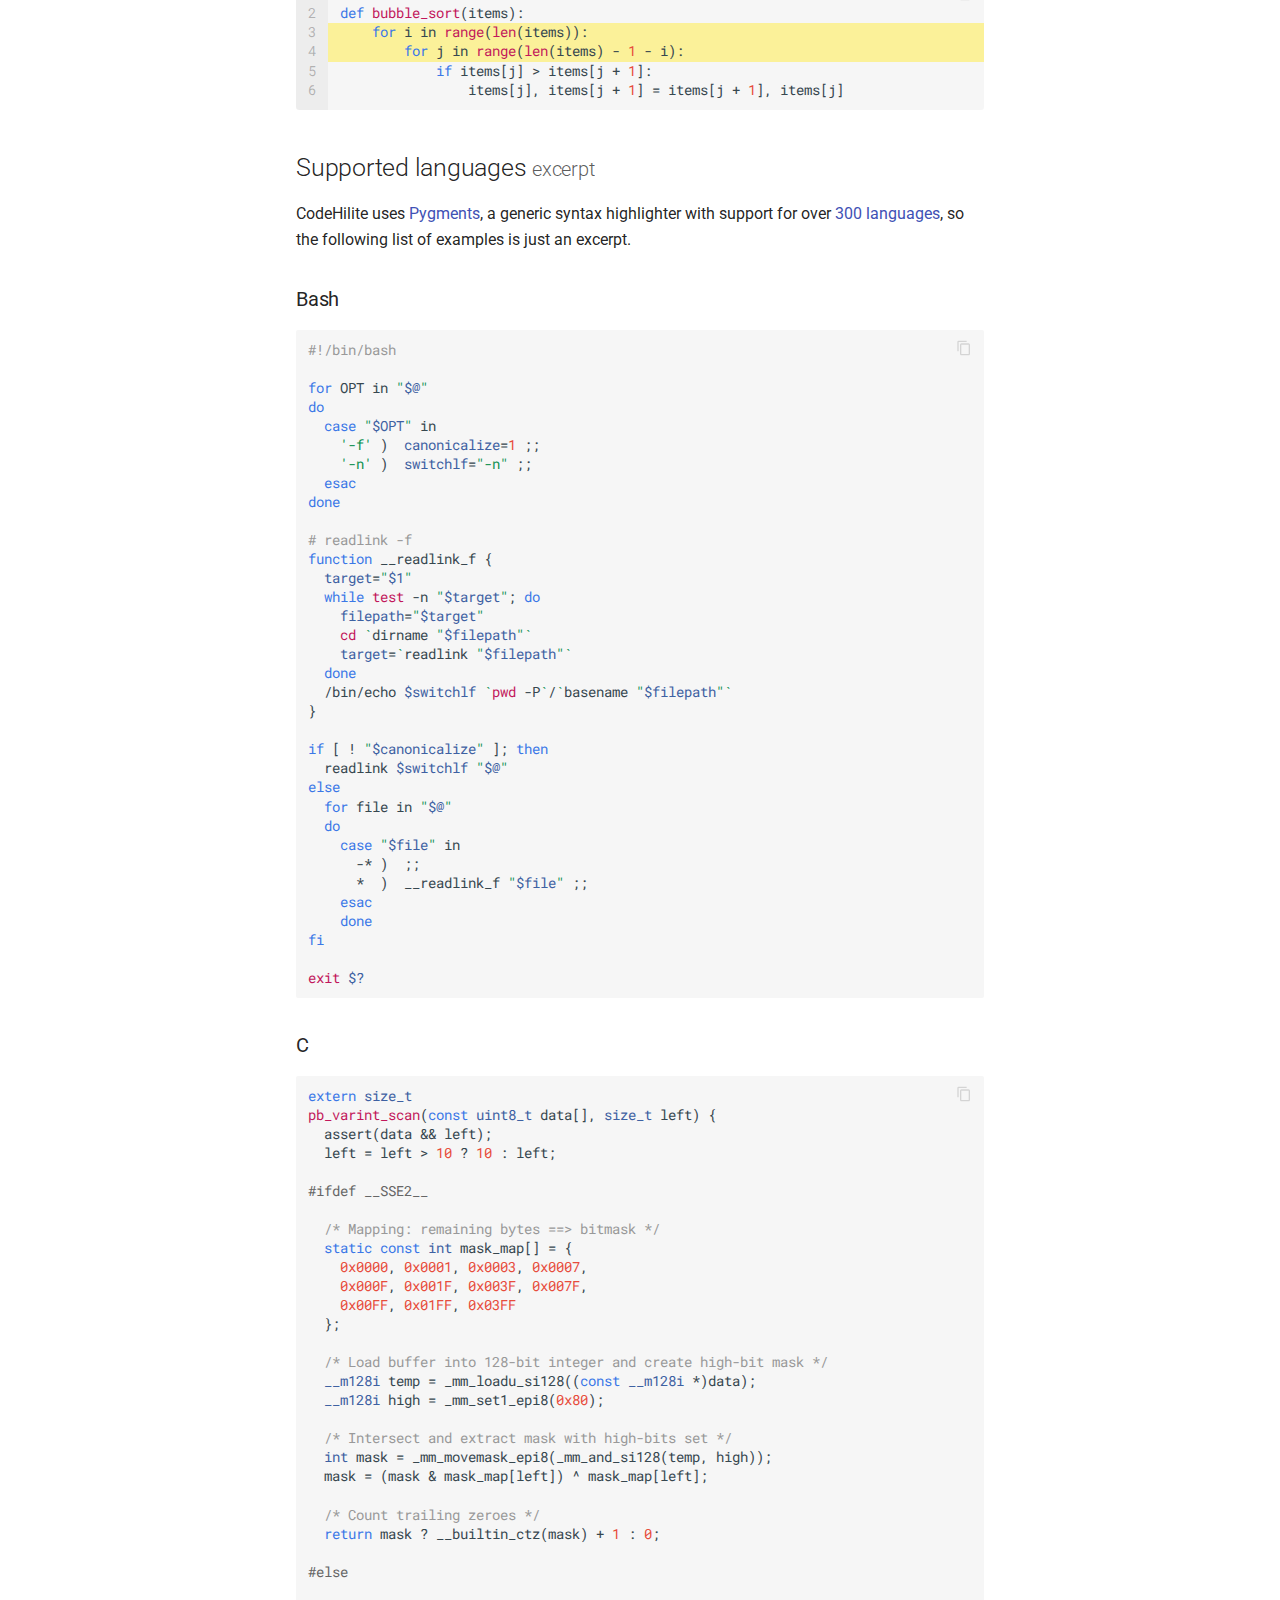
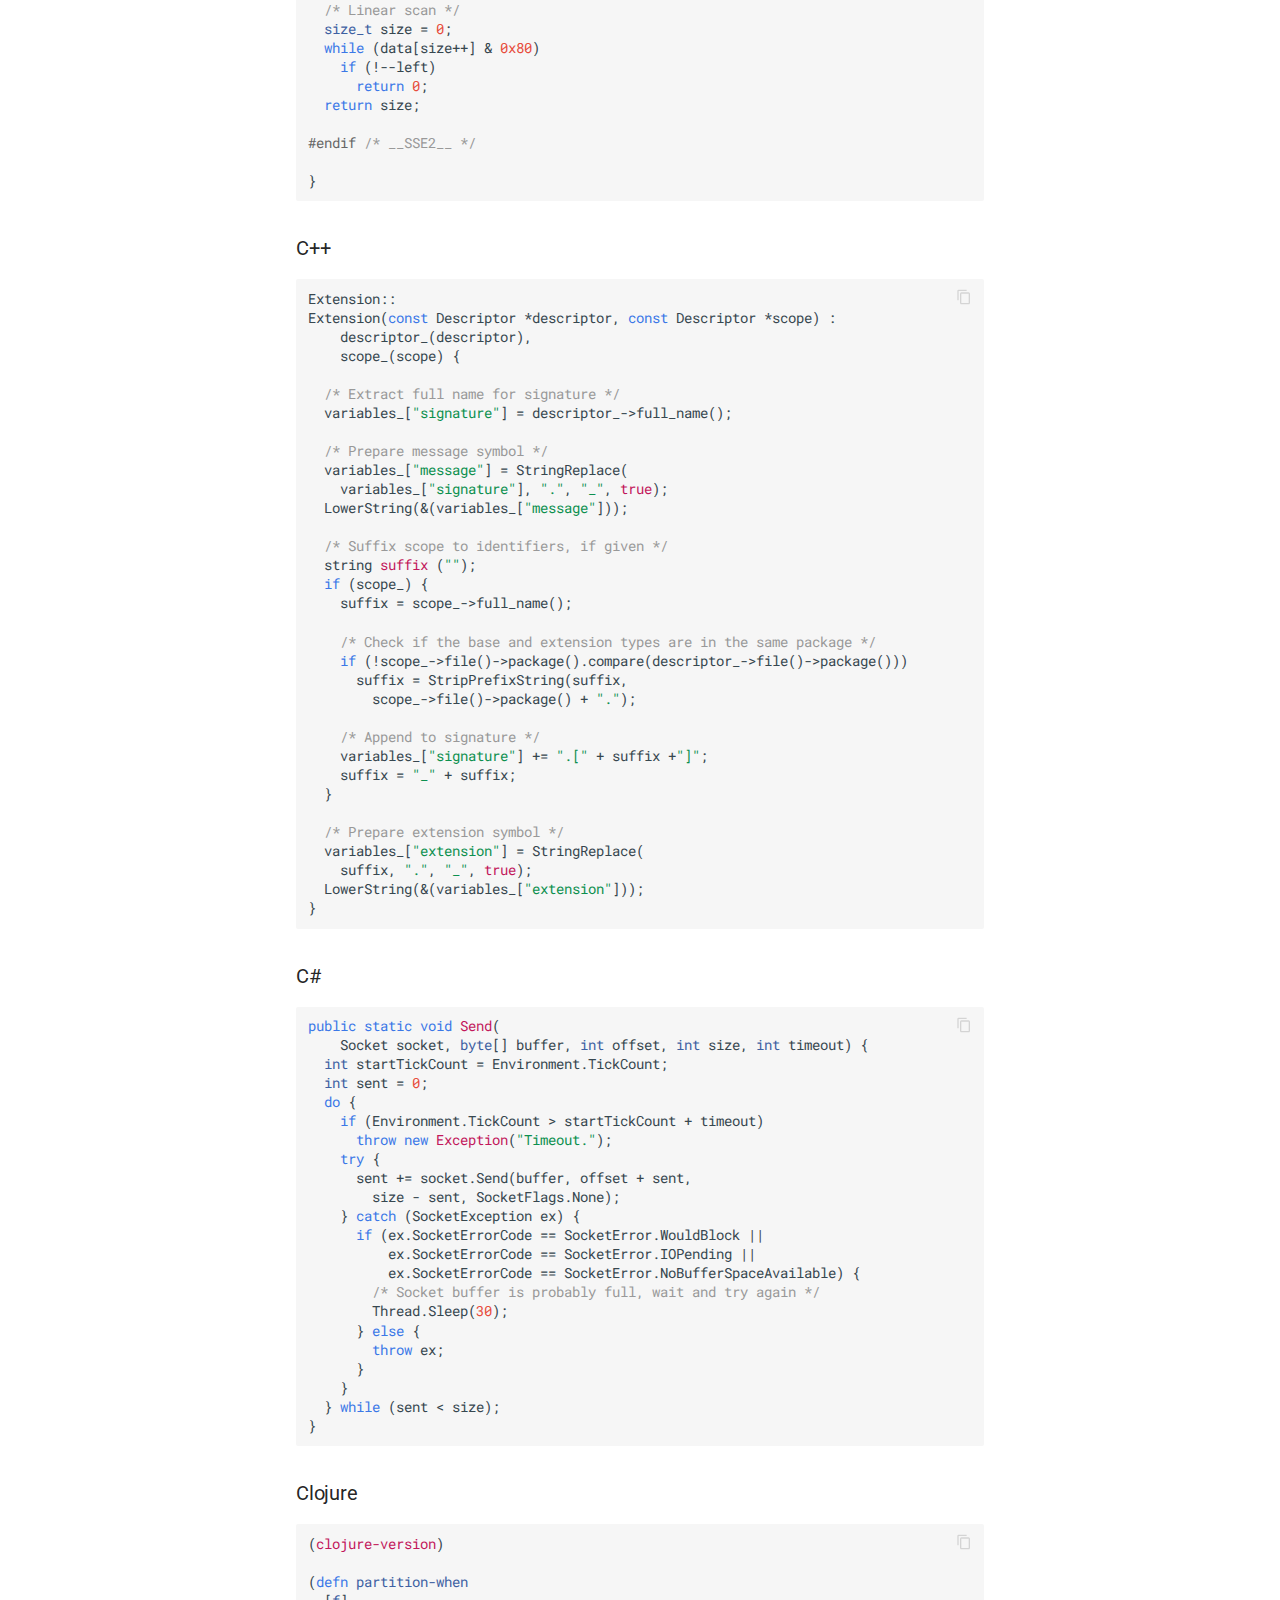
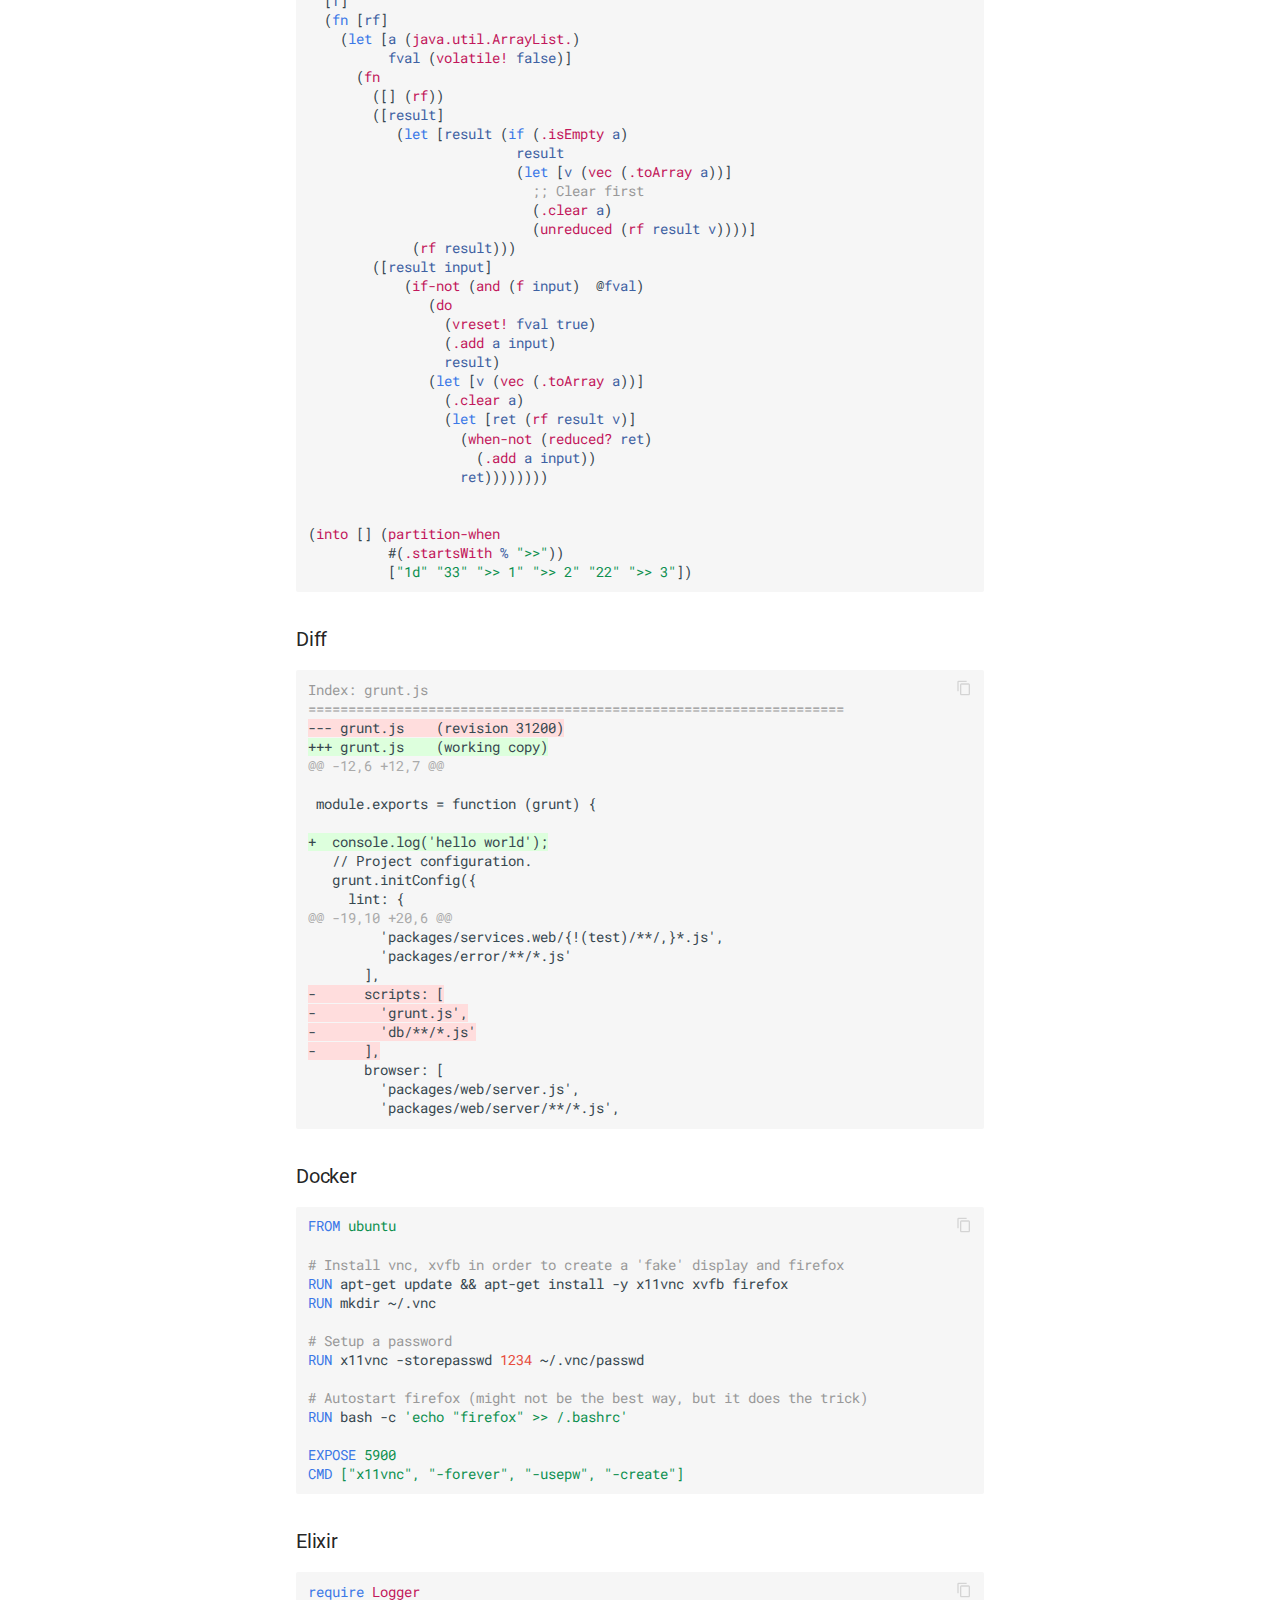
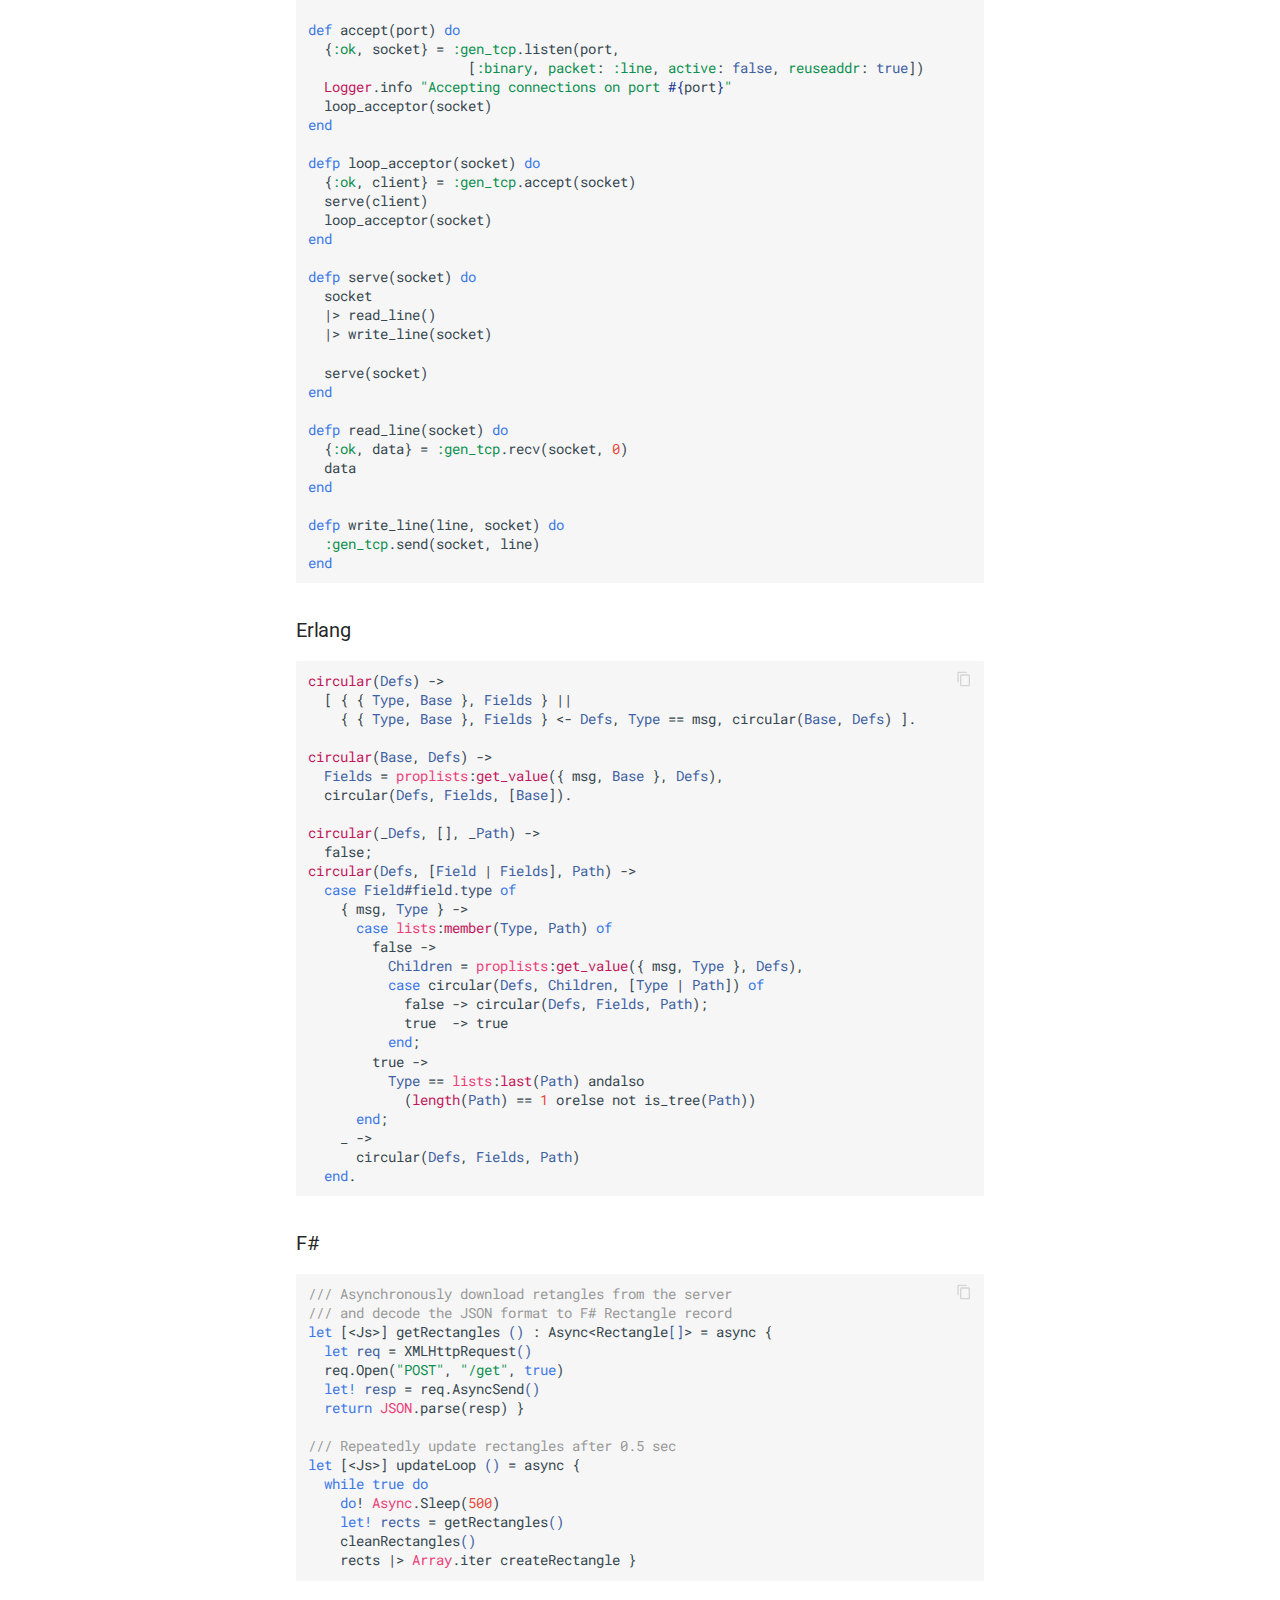
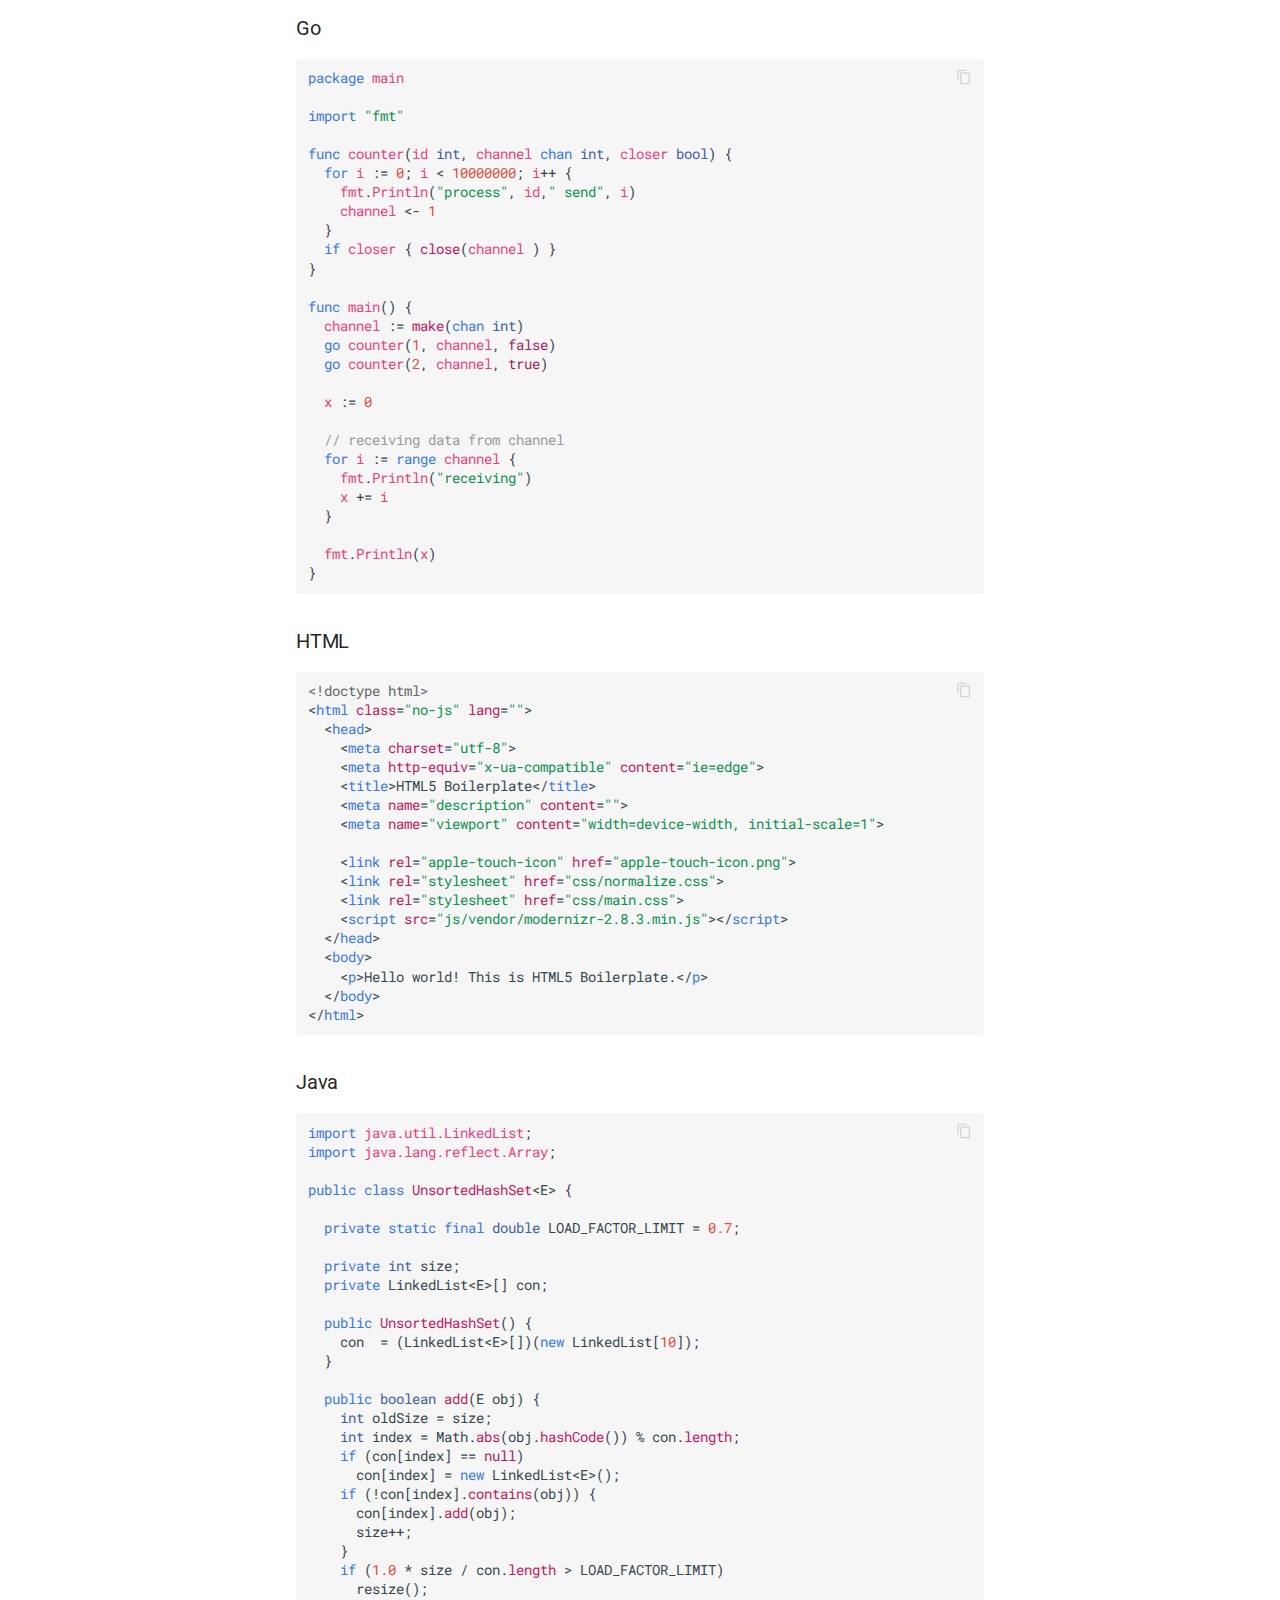
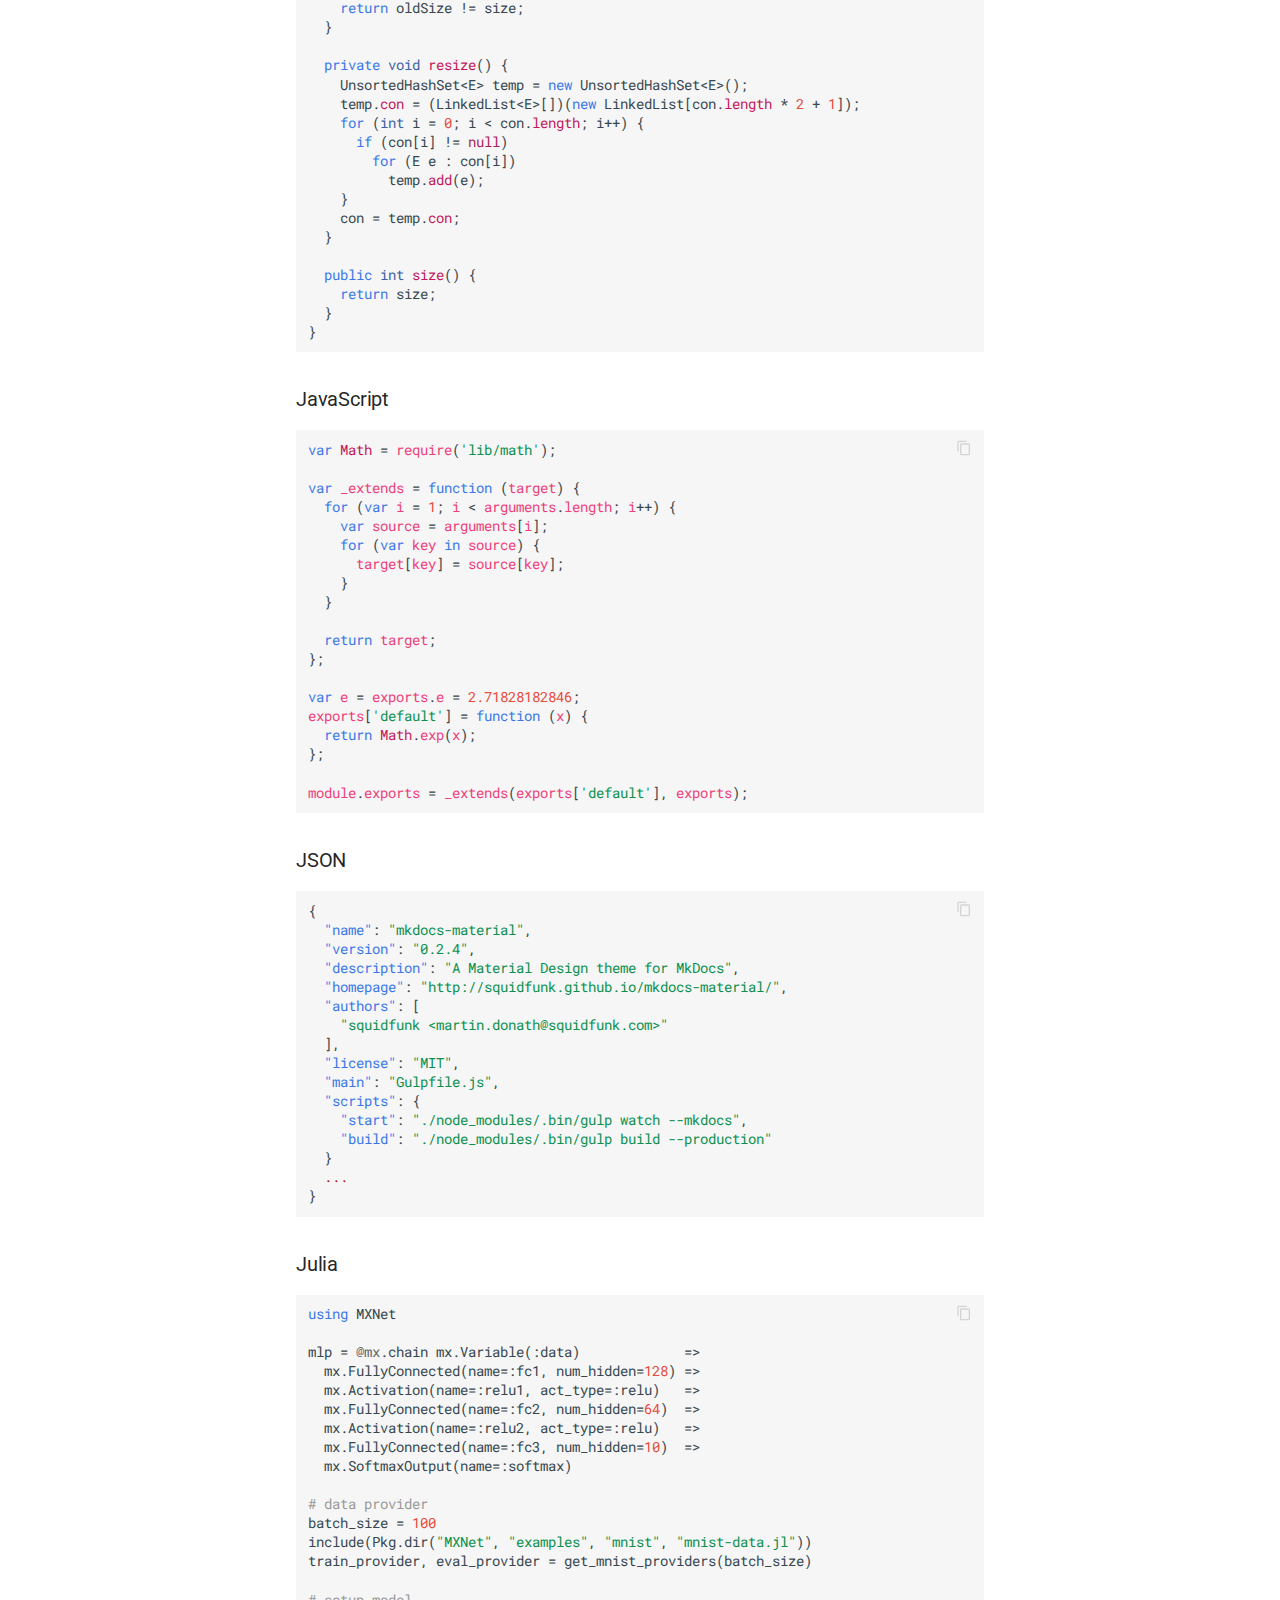
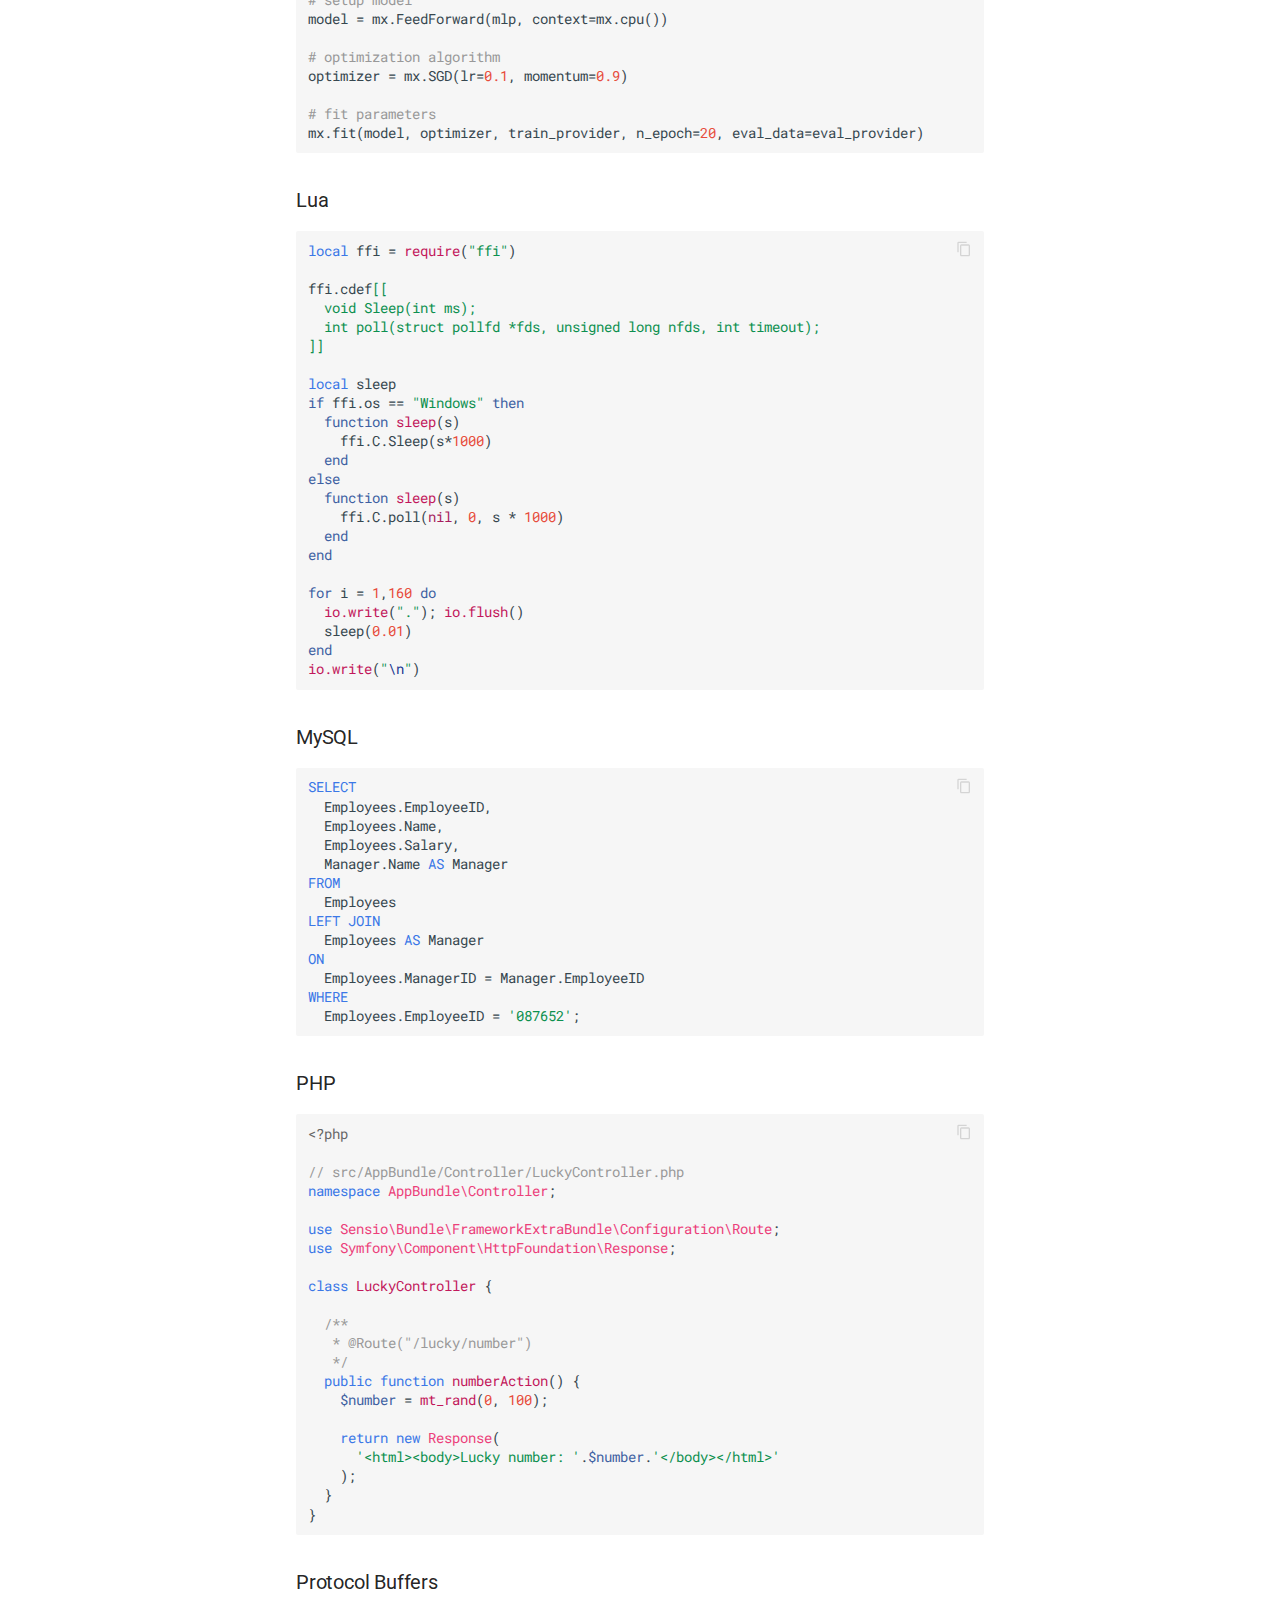
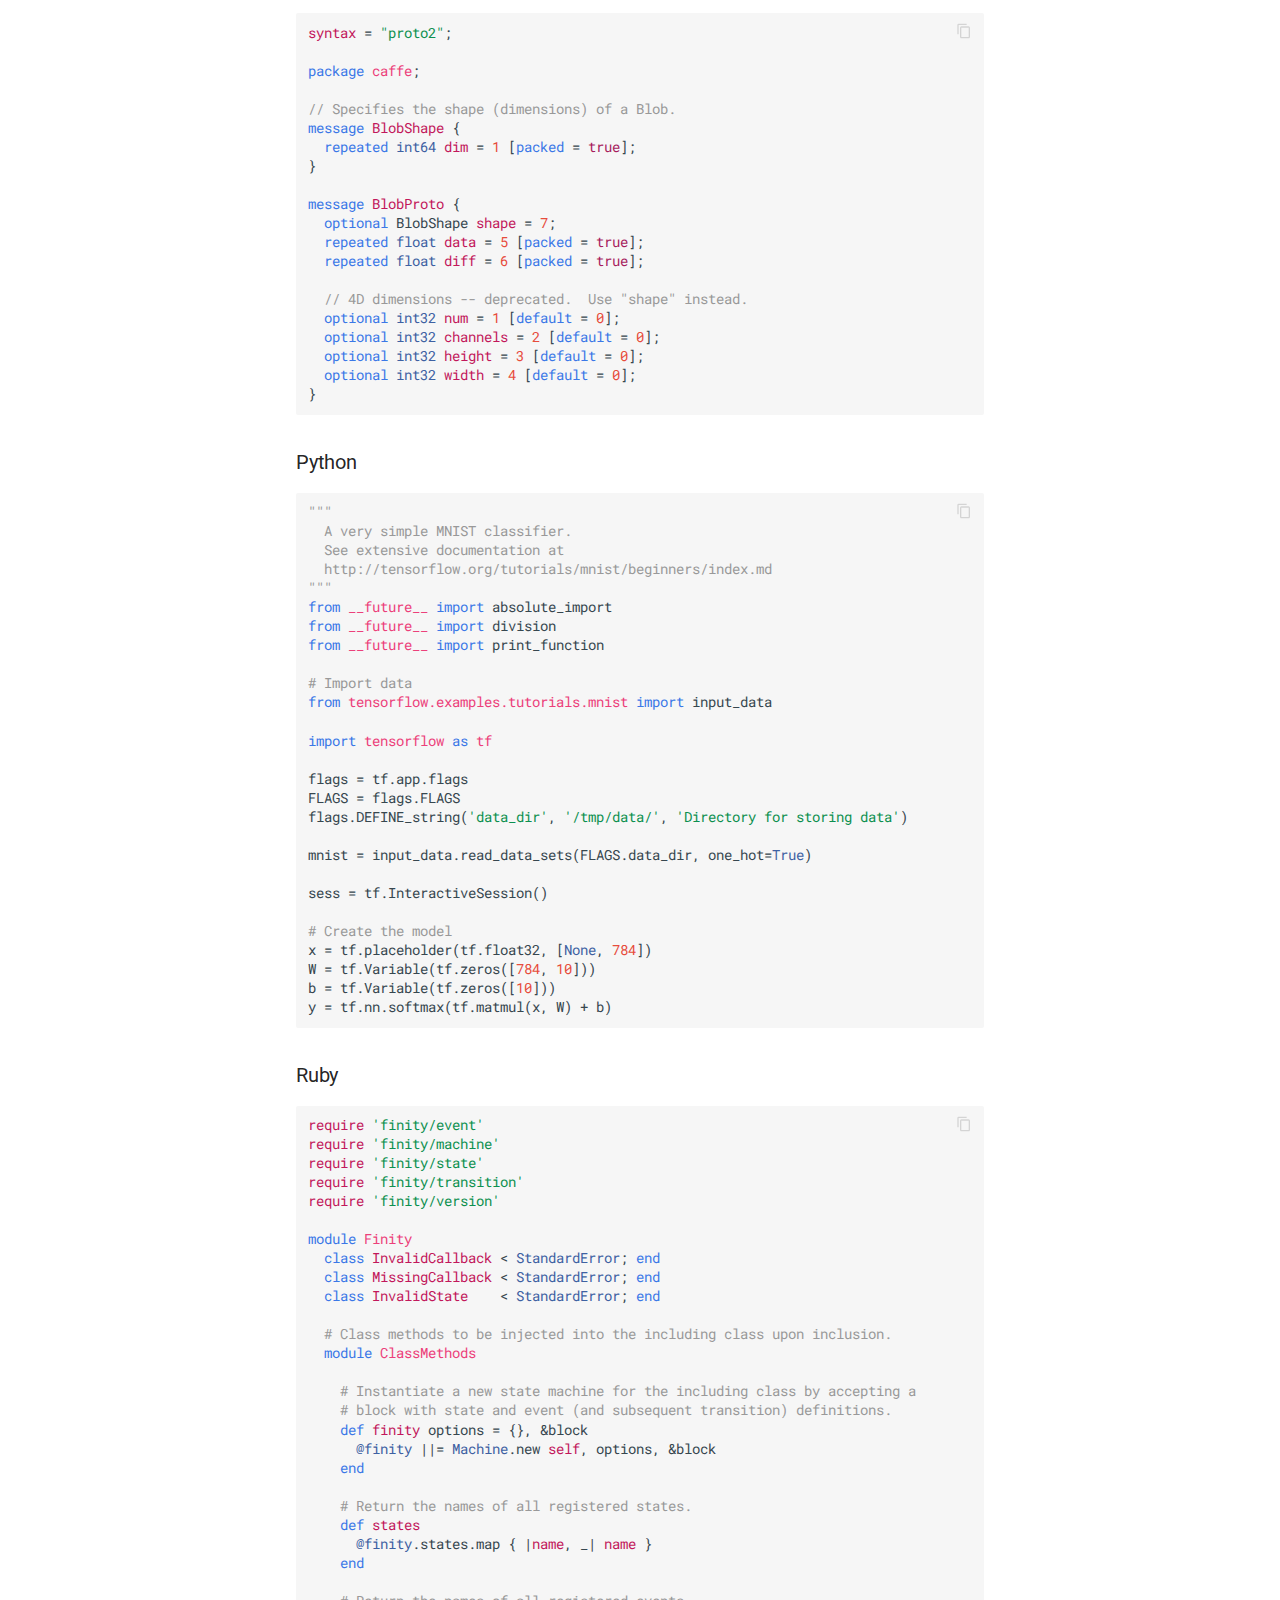
<file: extensions/codehilite/index.html>
<!DOCTYPE html>
<html lang="en" class="no-js">
  <head>
    
      <meta charset="utf-8">
      <meta name="viewport" content="width=device-width,initial-scale=1">
      <meta http-equiv="x-ua-compatible" content="ie=edge">
      
        <meta name="description" content="A Material Design theme for MkDocs">
      
      
        <link rel="canonical" href="http://squidfunk.github.io/mkdocs-material/extensions/codehilite/">
      
      
        <meta name="author" content="Martin Donath">
      
      
        <link rel="shortcut icon" href="../../assets/images/favicon.png">
      
      <meta name="generator" content="mkdocs-0.16.3, mkdocs-material-1.10.3">
    
    
      
        <title>CodeHilite - Material for MkDocs</title>
      
    
    
      <script src="../../assets/javascripts/modernizr-e826f8942a.js"></script>
    
    
      <link rel="stylesheet" href="../../assets/stylesheets/application-9011e2d3f8.css">
      
        <link rel="stylesheet" href="../../assets/stylesheets/application-23f75ab9c7.palette.css">
      
    
    
      
        
        
        
        <link rel="stylesheet" href="https://fonts.googleapis.com/css?family=Roboto:300,400,400i,700|Roboto+Mono">
        <style>body,input{font-family:"Roboto","Helvetica Neue",Helvetica,Arial,sans-serif}code,kbd,pre{font-family:"Roboto Mono","Courier New",Courier,monospace}</style>
      
      <link rel="stylesheet" href="https://fonts.googleapis.com/icon?family=Material+Icons">
    
    
    
  </head>
  
  
  
  
    <body data-md-color-primary="indigo" data-md-color-accent="indigo">
  
    <svg class="md-svg">
      <defs>
        
        
          <svg xmlns="http://www.w3.org/2000/svg" width="416" height="448" viewBox="0 0 416 448" id="github"><path fill="currentColor" d="M160 304q0 10-3.125 20.5t-10.75 19T128 352t-18.125-8.5-10.75-19T96 304t3.125-20.5 10.75-19T128 256t18.125 8.5 10.75 19T160 304zm160 0q0 10-3.125 20.5t-10.75 19T288 352t-18.125-8.5-10.75-19T256 304t3.125-20.5 10.75-19T288 256t18.125 8.5 10.75 19T320 304zm40 0q0-30-17.25-51T296 232q-10.25 0-48.75 5.25Q229.5 240 208 240t-39.25-2.75Q130.75 232 120 232q-29.5 0-46.75 21T56 304q0 22 8 38.375t20.25 25.75 30.5 15 35 7.375 37.25 1.75h42q20.5 0 37.25-1.75t35-7.375 30.5-15 20.25-25.75T360 304zm56-44q0 51.75-15.25 82.75-9.5 19.25-26.375 33.25t-35.25 21.5-42.5 11.875-42.875 5.5T212 416q-19.5 0-35.5-.75t-36.875-3.125-38.125-7.5-34.25-12.875T37 371.5t-21.5-28.75Q0 312 0 260q0-59.25 34-99-6.75-20.5-6.75-42.5 0-29 12.75-54.5 27 0 47.5 9.875t47.25 30.875Q171.5 96 212 96q37 0 70 8 26.25-20.5 46.75-30.25T376 64q12.75 25.5 12.75 54.5 0 21.75-6.75 42 34 40 34 99.5z"/></svg>
        
      </defs>
    </svg>
    <input class="md-toggle" data-md-toggle="drawer" type="checkbox" id="drawer">
    <input class="md-toggle" data-md-toggle="search" type="checkbox" id="search">
    <label class="md-overlay" data-md-component="overlay" for="drawer"></label>
    
      <header class="md-header" data-md-component="header">
  <nav class="md-header-nav md-grid">
    <div class="md-flex">
      <div class="md-flex__cell md-flex__cell--shrink">
        <a href="http://squidfunk.github.io/mkdocs-material/" title="Material for MkDocs" class="md-header-nav__button md-logo">
          
            <i class="md-icon md-icon--home"></i>
          
        </a>
      </div>
      <div class="md-flex__cell md-flex__cell--shrink">
        <label class="md-icon md-icon--menu md-header-nav__button" for="drawer"></label>
      </div>
      <div class="md-flex__cell md-flex__cell--stretch">
        <span class="md-flex__ellipsis md-header-nav__title">
          
            
              
                <span class="md-header-nav__parent">
                  Extensions
                </span>
              
            
            CodeHilite
          
        </span>
      </div>
      <div class="md-flex__cell md-flex__cell--shrink">
        
          <label class="md-icon md-icon--search md-header-nav__button" for="search"></label>
          
<div class="md-search" data-md-component="search" role="dialog">
  <label class="md-search__overlay" for="search"></label>
  <div class="md-search__inner">
    <form class="md-search__form" name="search">
      <input type="text" class="md-search__input" name="query" required placeholder="Search" autocapitalize="off" autocorrect="off" autocomplete="off" spellcheck="false" data-md-component="query">
      <label class="md-icon md-search__icon" for="search"></label>
      <button type="reset" class="md-icon md-search__icon" data-md-component="reset">&#xE5CD;</button>
    </form>
    <div class="md-search__output">
      <div class="md-search__scrollwrap" data-md-scrollfix>
        <div class="md-search-result" data-md-component="result" data-md-lang-search="" data-md-lang-tokenizer="[\s\-]+">
          <div class="md-search-result__meta" data-md-lang-result-none="No matching documents" data-md-lang-result-one="1 matching document" data-md-lang-result-other="# matching documents">
            Type to start searching
          </div>
          <ol class="md-search-result__list"></ol>
        </div>
      </div>
    </div>
  </div>
</div>
        
      </div>
      
        <div class="md-flex__cell md-flex__cell--shrink">
          <div class="md-header-nav__source">
            


  


  <a href="https://github.com/squidfunk/mkdocs-material" title="Go to repository" class="md-source" data-md-source="github">
    
      <div class="md-source__icon">
        <svg viewBox="0 0 24 24" width="24" height="24">
          <use xlink:href="#github" width="24" height="24"></use>
        </svg>
      </div>
    
    <div class="md-source__repository">
      squidfunk/mkdocs-material
    </div>
  </a>

          </div>
        </div>
      
    </div>
  </nav>
</header>
    
    <div class="md-container">
      
      
      
      <main class="md-main">
        <div class="md-main__inner md-grid" data-md-component="container">
          
            
              <div class="md-sidebar md-sidebar--primary" data-md-component="navigation">
                <div class="md-sidebar__scrollwrap">
                  <div class="md-sidebar__inner">
                    <nav class="md-nav md-nav--primary" data-md-level="0">
  <label class="md-nav__title md-nav__title--site" for="drawer">
    <div class="md-nav__button md-logo">
      
        <i class="md-icon md-icon--home"></i>
      
    </div>
    Material for MkDocs
  </label>
  
    <div class="md-nav__source">
      


  


  <a href="https://github.com/squidfunk/mkdocs-material" title="Go to repository" class="md-source" data-md-source="github">
    
      <div class="md-source__icon">
        <svg viewBox="0 0 24 24" width="24" height="24">
          <use xlink:href="#github" width="24" height="24"></use>
        </svg>
      </div>
    
    <div class="md-source__repository">
      squidfunk/mkdocs-material
    </div>
  </a>

    </div>
  
  <ul class="md-nav__list" data-md-scrollfix>
    
      
      
      


  <li class="md-nav__item">
    <a href="../.." title="Material" class="md-nav__link">
      Material
    </a>
  </li>

    
      
      
      


  <li class="md-nav__item">
    <a href="../../getting-started/" title="Getting started" class="md-nav__link">
      Getting started
    </a>
  </li>

    
      
      
      

  


  <li class="md-nav__item md-nav__item--active md-nav__item--nested">
    
      <input class="md-toggle md-nav__toggle" data-md-toggle="nav-3" type="checkbox" id="nav-3" checked>
    
    <label class="md-nav__link" for="nav-3">
      Extensions
    </label>
    <nav class="md-nav" data-md-component="collapsible" data-md-level="1">
      <label class="md-nav__title" for="nav-3">
        Extensions
      </label>
      <ul class="md-nav__list" data-md-scrollfix>
        
        
          
          
          


  <li class="md-nav__item">
    <a href="../admonition/" title="Admonition" class="md-nav__link">
      Admonition
    </a>
  </li>

        
          
          
          

  


  <li class="md-nav__item md-nav__item--active">
    
    <input class="md-toggle md-nav__toggle" data-md-toggle="toc" type="checkbox" id="toc">
    
      
    
    
      <label class="md-nav__link md-nav__link--active" for="toc">
        CodeHilite
      </label>
    
    <a href="./" title="CodeHilite" class="md-nav__link md-nav__link--active">
      CodeHilite
    </a>
    
      
<nav class="md-nav md-nav--secondary">
  
  
    
  
  
    <label class="md-nav__title" for="toc">Table of contents</label>
    <ul class="md-nav__list" data-md-scrollfix>
      
        <li class="md-nav__item">
  <a href="#installation" title="Installation" class="md-nav__link">
    Installation
  </a>
  
</li>
      
        <li class="md-nav__item">
  <a href="#usage" title="Usage" class="md-nav__link">
    Usage
  </a>
  
    <nav class="md-nav">
      <ul class="md-nav__list">
        
          <li class="md-nav__item">
  <a href="#specifying-the-language" title="Specifying the language" class="md-nav__link">
    Specifying the language
  </a>
  
    <nav class="md-nav">
      <ul class="md-nav__list">
        
          <li class="md-nav__item">
  <a href="#via-markdown-syntax-recommended" title="via Markdown syntax recommended" class="md-nav__link">
    via Markdown syntax recommended
  </a>
  
</li>
        
          <li class="md-nav__item">
  <a href="#via-shebang" title="via Shebang" class="md-nav__link">
    via Shebang
  </a>
  
</li>
        
          <li class="md-nav__item">
  <a href="#via-three-colons" title="via three colons" class="md-nav__link">
    via three colons
  </a>
  
</li>
        
      </ul>
    </nav>
  
</li>
        
          <li class="md-nav__item">
  <a href="#adding-line-numbers" title="Adding line numbers" class="md-nav__link">
    Adding line numbers
  </a>
  
</li>
        
          <li class="md-nav__item">
  <a href="#highlighting-specific-lines" title="Highlighting specific lines" class="md-nav__link">
    Highlighting specific lines
  </a>
  
</li>
        
      </ul>
    </nav>
  
</li>
      
        <li class="md-nav__item">
  <a href="#supported-languages-excerpt" title="Supported languages excerpt" class="md-nav__link">
    Supported languages excerpt
  </a>
  
    <nav class="md-nav">
      <ul class="md-nav__list">
        
          <li class="md-nav__item">
  <a href="#bash" title="Bash" class="md-nav__link">
    Bash
  </a>
  
</li>
        
          <li class="md-nav__item">
  <a href="#c" title="C" class="md-nav__link">
    C
  </a>
  
</li>
        
          <li class="md-nav__item">
  <a href="#c_1" title="C++" class="md-nav__link">
    C++
  </a>
  
</li>
        
          <li class="md-nav__item">
  <a href="#c_2" title="C&#35;" class="md-nav__link">
    C&#35;
  </a>
  
</li>
        
          <li class="md-nav__item">
  <a href="#clojure" title="Clojure" class="md-nav__link">
    Clojure
  </a>
  
</li>
        
          <li class="md-nav__item">
  <a href="#diff" title="Diff" class="md-nav__link">
    Diff
  </a>
  
</li>
        
          <li class="md-nav__item">
  <a href="#docker" title="Docker" class="md-nav__link">
    Docker
  </a>
  
</li>
        
          <li class="md-nav__item">
  <a href="#elixir" title="Elixir" class="md-nav__link">
    Elixir
  </a>
  
</li>
        
          <li class="md-nav__item">
  <a href="#erlang" title="Erlang" class="md-nav__link">
    Erlang
  </a>
  
</li>
        
          <li class="md-nav__item">
  <a href="#f" title="F&#35;" class="md-nav__link">
    F&#35;
  </a>
  
</li>
        
          <li class="md-nav__item">
  <a href="#go" title="Go" class="md-nav__link">
    Go
  </a>
  
</li>
        
          <li class="md-nav__item">
  <a href="#html" title="HTML" class="md-nav__link">
    HTML
  </a>
  
</li>
        
          <li class="md-nav__item">
  <a href="#java" title="Java" class="md-nav__link">
    Java
  </a>
  
</li>
        
          <li class="md-nav__item">
  <a href="#javascript" title="JavaScript" class="md-nav__link">
    JavaScript
  </a>
  
</li>
        
          <li class="md-nav__item">
  <a href="#json" title="JSON" class="md-nav__link">
    JSON
  </a>
  
</li>
        
          <li class="md-nav__item">
  <a href="#julia" title="Julia" class="md-nav__link">
    Julia
  </a>
  
</li>
        
          <li class="md-nav__item">
  <a href="#lua" title="Lua" class="md-nav__link">
    Lua
  </a>
  
</li>
        
          <li class="md-nav__item">
  <a href="#mysql" title="MySQL" class="md-nav__link">
    MySQL
  </a>
  
</li>
        
          <li class="md-nav__item">
  <a href="#php" title="PHP" class="md-nav__link">
    PHP
  </a>
  
</li>
        
          <li class="md-nav__item">
  <a href="#protocol-buffers" title="Protocol Buffers" class="md-nav__link">
    Protocol Buffers
  </a>
  
</li>
        
          <li class="md-nav__item">
  <a href="#python" title="Python" class="md-nav__link">
    Python
  </a>
  
</li>
        
          <li class="md-nav__item">
  <a href="#ruby" title="Ruby" class="md-nav__link">
    Ruby
  </a>
  
</li>
        
          <li class="md-nav__item">
  <a href="#xml" title="XML" class="md-nav__link">
    XML
  </a>
  
</li>
        
      </ul>
    </nav>
  
</li>
      
      
      
    </ul>
  
</nav>
    
  </li>

        
          
          
          


  <li class="md-nav__item">
    <a href="../footnotes/" title="Footnotes" class="md-nav__link">
      Footnotes
    </a>
  </li>

        
          
          
          


  <li class="md-nav__item">
    <a href="../metadata/" title="Metadata" class="md-nav__link">
      Metadata
    </a>
  </li>

        
          
          
          


  <li class="md-nav__item">
    <a href="../permalinks/" title="Permalinks" class="md-nav__link">
      Permalinks
    </a>
  </li>

        
          
          
          


  <li class="md-nav__item">
    <a href="../pymdown/" title="PyMdown" class="md-nav__link">
      PyMdown
    </a>
  </li>

        
      </ul>
    </nav>
  </li>

    
      
      
      


  <li class="md-nav__item">
    <a href="../../specimen/" title="Specimen" class="md-nav__link">
      Specimen
    </a>
  </li>

    
      
      
      


  <li class="md-nav__item">
    <a href="../../customization/" title="Customization" class="md-nav__link">
      Customization
    </a>
  </li>

    
      
      
      


  <li class="md-nav__item">
    <a href="../../release-notes/" title="Release notes" class="md-nav__link">
      Release notes
    </a>
  </li>

    
      
      
      


  <li class="md-nav__item">
    <a href="../../contributing/" title="Contributing" class="md-nav__link">
      Contributing
    </a>
  </li>

    
      
      
      


  <li class="md-nav__item">
    <a href="../../license/" title="License" class="md-nav__link">
      License
    </a>
  </li>

    
  </ul>
</nav>
                  </div>
                </div>
              </div>
            
            
              <div class="md-sidebar md-sidebar--secondary" data-md-component="toc">
                <div class="md-sidebar__scrollwrap">
                  <div class="md-sidebar__inner">
                    
<nav class="md-nav md-nav--secondary">
  
  
    
  
  
    <label class="md-nav__title" for="toc">Table of contents</label>
    <ul class="md-nav__list" data-md-scrollfix>
      
        <li class="md-nav__item">
  <a href="#installation" title="Installation" class="md-nav__link">
    Installation
  </a>
  
</li>
      
        <li class="md-nav__item">
  <a href="#usage" title="Usage" class="md-nav__link">
    Usage
  </a>
  
    <nav class="md-nav">
      <ul class="md-nav__list">
        
          <li class="md-nav__item">
  <a href="#specifying-the-language" title="Specifying the language" class="md-nav__link">
    Specifying the language
  </a>
  
    <nav class="md-nav">
      <ul class="md-nav__list">
        
          <li class="md-nav__item">
  <a href="#via-markdown-syntax-recommended" title="via Markdown syntax recommended" class="md-nav__link">
    via Markdown syntax recommended
  </a>
  
</li>
        
          <li class="md-nav__item">
  <a href="#via-shebang" title="via Shebang" class="md-nav__link">
    via Shebang
  </a>
  
</li>
        
          <li class="md-nav__item">
  <a href="#via-three-colons" title="via three colons" class="md-nav__link">
    via three colons
  </a>
  
</li>
        
      </ul>
    </nav>
  
</li>
        
          <li class="md-nav__item">
  <a href="#adding-line-numbers" title="Adding line numbers" class="md-nav__link">
    Adding line numbers
  </a>
  
</li>
        
          <li class="md-nav__item">
  <a href="#highlighting-specific-lines" title="Highlighting specific lines" class="md-nav__link">
    Highlighting specific lines
  </a>
  
</li>
        
      </ul>
    </nav>
  
</li>
      
        <li class="md-nav__item">
  <a href="#supported-languages-excerpt" title="Supported languages excerpt" class="md-nav__link">
    Supported languages excerpt
  </a>
  
    <nav class="md-nav">
      <ul class="md-nav__list">
        
          <li class="md-nav__item">
  <a href="#bash" title="Bash" class="md-nav__link">
    Bash
  </a>
  
</li>
        
          <li class="md-nav__item">
  <a href="#c" title="C" class="md-nav__link">
    C
  </a>
  
</li>
        
          <li class="md-nav__item">
  <a href="#c_1" title="C++" class="md-nav__link">
    C++
  </a>
  
</li>
        
          <li class="md-nav__item">
  <a href="#c_2" title="C&#35;" class="md-nav__link">
    C&#35;
  </a>
  
</li>
        
          <li class="md-nav__item">
  <a href="#clojure" title="Clojure" class="md-nav__link">
    Clojure
  </a>
  
</li>
        
          <li class="md-nav__item">
  <a href="#diff" title="Diff" class="md-nav__link">
    Diff
  </a>
  
</li>
        
          <li class="md-nav__item">
  <a href="#docker" title="Docker" class="md-nav__link">
    Docker
  </a>
  
</li>
        
          <li class="md-nav__item">
  <a href="#elixir" title="Elixir" class="md-nav__link">
    Elixir
  </a>
  
</li>
        
          <li class="md-nav__item">
  <a href="#erlang" title="Erlang" class="md-nav__link">
    Erlang
  </a>
  
</li>
        
          <li class="md-nav__item">
  <a href="#f" title="F&#35;" class="md-nav__link">
    F&#35;
  </a>
  
</li>
        
          <li class="md-nav__item">
  <a href="#go" title="Go" class="md-nav__link">
    Go
  </a>
  
</li>
        
          <li class="md-nav__item">
  <a href="#html" title="HTML" class="md-nav__link">
    HTML
  </a>
  
</li>
        
          <li class="md-nav__item">
  <a href="#java" title="Java" class="md-nav__link">
    Java
  </a>
  
</li>
        
          <li class="md-nav__item">
  <a href="#javascript" title="JavaScript" class="md-nav__link">
    JavaScript
  </a>
  
</li>
        
          <li class="md-nav__item">
  <a href="#json" title="JSON" class="md-nav__link">
    JSON
  </a>
  
</li>
        
          <li class="md-nav__item">
  <a href="#julia" title="Julia" class="md-nav__link">
    Julia
  </a>
  
</li>
        
          <li class="md-nav__item">
  <a href="#lua" title="Lua" class="md-nav__link">
    Lua
  </a>
  
</li>
        
          <li class="md-nav__item">
  <a href="#mysql" title="MySQL" class="md-nav__link">
    MySQL
  </a>
  
</li>
        
          <li class="md-nav__item">
  <a href="#php" title="PHP" class="md-nav__link">
    PHP
  </a>
  
</li>
        
          <li class="md-nav__item">
  <a href="#protocol-buffers" title="Protocol Buffers" class="md-nav__link">
    Protocol Buffers
  </a>
  
</li>
        
          <li class="md-nav__item">
  <a href="#python" title="Python" class="md-nav__link">
    Python
  </a>
  
</li>
        
          <li class="md-nav__item">
  <a href="#ruby" title="Ruby" class="md-nav__link">
    Ruby
  </a>
  
</li>
        
          <li class="md-nav__item">
  <a href="#xml" title="XML" class="md-nav__link">
    XML
  </a>
  
</li>
        
      </ul>
    </nav>
  
</li>
      
      
      
    </ul>
  
</nav>
                  </div>
                </div>
              </div>
            
          
          <div class="md-content">
            <article class="md-content__inner md-typeset">
              
                
                
                <h1 id="codehilite">CodeHilite<a class="headerlink" href="#codehilite" title="Permanent link">&para;</a></h1>
<p><a href="https://pythonhosted.org/Markdown/extensions/code_hilite.html">CodeHilite</a> is an extension that adds syntax highlighting to code blocks
and is included in the standard Markdown library. The highlighting process is
executed during compilation of the Markdown file.</p>
<div class="admonition failure">
<p class="admonition-title">Syntax highlighting not working?</p>
<p>Please ensure that <a href="http://pygments.org">Pygments</a> is installed. See the next section for
further directions on how to set up Pygments or use the official
<a href="https://hub.docker.com/r/squidfunk/mkdocs-material/">Docker image</a> with all dependencies pre-installed.</p>
</div>
<h2 id="installation">Installation<a class="headerlink" href="#installation" title="Permanent link">&para;</a></h2>
<p>CodeHilite parses code blocks and wraps them in <code>pre</code> tags. If <a href="http://pygments.org">Pygments</a>
is installed, which is a generic syntax highlighter with support for over
<a href="http://pygments.org/languages">300 languages</a>, CodeHilite will also highlight the code block. Pygments can
be installed with the following command:</p>
<div class="codehilite"><pre><span></span>pip install pygments
</pre></div>

<p>To enable CodeHilite, add the following lines to your <code>mkdocs.yml</code>:</p>
<div class="codehilite"><pre><span></span><span class="l l-Scalar l-Scalar-Plain">markdown_extensions</span><span class="p p-Indicator">:</span>
  <span class="p p-Indicator">-</span> <span class="l l-Scalar l-Scalar-Plain">codehilite</span>
</pre></div>

<div class="admonition warning">
<p class="admonition-title">Migrating from Material 0.2.x</p>
<p>In 0.2.x the CodeHilite extension was included with
<code>codehilite(css_class=code)</code> which switched the CSS class from
<code>.codehilite</code> to <code>.code</code>. The current version of the theme doesn't require
that and defines styles for the default <code>.codehilite</code> class, so the part
<code>css_class=code</code> needs to be removed.</p>
</div>
<h2 id="usage">Usage<a class="headerlink" href="#usage" title="Permanent link">&para;</a></h2>
<h3 id="specifying-the-language">Specifying the language<a class="headerlink" href="#specifying-the-language" title="Permanent link">&para;</a></h3>
<p>The CodeHilite extension uses the same syntax as regular Markdown code blocks,
but needs to know the language of the code block. This can be done in three
different ways.</p>
<h4 id="via-markdown-syntax-recommended">via Markdown syntax <small>recommended</small><a class="headerlink" href="#via-markdown-syntax-recommended" title="Permanent link">&para;</a></h4>
<p>In Markdown, code blocks can be opened and closed by writing three backticks on
separate lines. To add code highlighting to those blocks, the easiest way is
to specify the language directly after the opening block.</p>
<p>Example:</p>
<div class="codehilite"><pre><span></span>``` python
import tensorflow as tf
```
</pre></div>

<p>Result:</p>
<div class="codehilite"><pre><span></span><span class="kn">import</span> <span class="nn">tensorflow</span> <span class="kn">as</span> <span class="nn">tf</span>
</pre></div>

<h4 id="via-shebang">via Shebang<a class="headerlink" href="#via-shebang" title="Permanent link">&para;</a></h4>
<p>Alternatively, if the first line of a code block contains a shebang, the
language is derived from the path referenced in the shebang. This will only
work for code blocks that are indented using four spaces, not for those
encapsulated in three backticks.</p>
<p>Example:</p>
<div class="codehilite"><pre><span></span>    #!/usr/bin/python
    import tensorflow as tf
</pre></div>

<p>Result:</p>
<div class="codehilite"><pre><span></span><span class="ch">#!/usr/bin/python</span>
<span class="kn">import</span> <span class="nn">tensorflow</span> <span class="kn">as</span> <span class="nn">tf</span>
</pre></div>

<h4 id="via-three-colons">via three colons<a class="headerlink" href="#via-three-colons" title="Permanent link">&para;</a></h4>
<p>If the first line starts with three colons followed by a language identifier,
the first line is stripped. This will only work for code blocks that are
indented using four spaces, not for those encapsulated in three backticks.</p>
<p>Example:</p>
<div class="codehilite"><pre><span></span>    :::python
    import tensorflow as tf
</pre></div>

<p>Result:</p>
<div class="codehilite"><pre><span></span><span class="kn">import</span> <span class="nn">tensorflow</span> <span class="kn">as</span> <span class="nn">tf</span>
</pre></div>


<h3 id="adding-line-numbers">Adding line numbers<a class="headerlink" href="#adding-line-numbers" title="Permanent link">&para;</a></h3>
<p>Line numbers can be added by enabling the <code>linenums</code> flag in your <code>mkdocs.yml</code>:</p>
<div class="codehilite"><pre><span></span><span class="l l-Scalar l-Scalar-Plain">markdown_extensions</span><span class="p p-Indicator">:</span>
  <span class="p p-Indicator">-</span> <span class="l l-Scalar l-Scalar-Plain">codehilite(linenums=true)</span>
</pre></div>

<p>Example:</p>
<div class="codehilite"><pre><span></span>``` python
&quot;&quot;&quot; Bubble sort &quot;&quot;&quot;
def bubble_sort(items):
    for i in range(len(items)):
        for j in range(len(items) - 1 - i):
            if items[j] &gt; items[j + 1]:
                items[j], items[j + 1] = items[j + 1], items[j]
```
</pre></div>

<p>Result:</p>
<table class="codehilitetable"><tr><td class="linenos"><div class="linenodiv"><pre>1
2
3
4
5
6</pre></div></td><td class="code"><div class="codehilite"><pre><span></span><span class="sd">&quot;&quot;&quot; Bubble sort &quot;&quot;&quot;</span>
<span class="k">def</span> <span class="nf">bubble_sort</span><span class="p">(</span><span class="n">items</span><span class="p">):</span>
    <span class="k">for</span> <span class="n">i</span> <span class="ow">in</span> <span class="nb">range</span><span class="p">(</span><span class="nb">len</span><span class="p">(</span><span class="n">items</span><span class="p">)):</span>
        <span class="k">for</span> <span class="n">j</span> <span class="ow">in</span> <span class="nb">range</span><span class="p">(</span><span class="nb">len</span><span class="p">(</span><span class="n">items</span><span class="p">)</span> <span class="o">-</span> <span class="mi">1</span> <span class="o">-</span> <span class="n">i</span><span class="p">):</span>
            <span class="k">if</span> <span class="n">items</span><span class="p">[</span><span class="n">j</span><span class="p">]</span> <span class="o">&gt;</span> <span class="n">items</span><span class="p">[</span><span class="n">j</span> <span class="o">+</span> <span class="mi">1</span><span class="p">]:</span>
                <span class="n">items</span><span class="p">[</span><span class="n">j</span><span class="p">],</span> <span class="n">items</span><span class="p">[</span><span class="n">j</span> <span class="o">+</span> <span class="mi">1</span><span class="p">]</span> <span class="o">=</span> <span class="n">items</span><span class="p">[</span><span class="n">j</span> <span class="o">+</span> <span class="mi">1</span><span class="p">],</span> <span class="n">items</span><span class="p">[</span><span class="n">j</span><span class="p">]</span>
</pre></div>
</td></tr></table>

<h3 id="highlighting-specific-lines">Highlighting specific lines<a class="headerlink" href="#highlighting-specific-lines" title="Permanent link">&para;</a></h3>
<p>Specific lines can be highlighted by passing the line numbers to the <code>hl_lines</code>
argument placed right after the language identifier. Line counts start at 1.</p>
<p>Example:</p>
<div class="codehilite"><pre><span></span>``` python hl_lines=&quot;3 4&quot;
&quot;&quot;&quot; Bubble sort &quot;&quot;&quot;
def bubble_sort(items):
    for i in range(len(items)):
        for j in range(len(items) - 1 - i):
            if items[j] &gt; items[j + 1]:
                items[j], items[j + 1] = items[j + 1], items[j]
```
</pre></div>

<p>Result:</p>
<table class="codehilitetable"><tr><td class="linenos"><div class="linenodiv"><pre>1
2
3
4
5
6</pre></div></td><td class="code"><div class="codehilite"><pre><span></span><span class="sd">&quot;&quot;&quot; Bubble sort &quot;&quot;&quot;</span>
<span class="k">def</span> <span class="nf">bubble_sort</span><span class="p">(</span><span class="n">items</span><span class="p">):</span>
<span class="hll">    <span class="k">for</span> <span class="n">i</span> <span class="ow">in</span> <span class="nb">range</span><span class="p">(</span><span class="nb">len</span><span class="p">(</span><span class="n">items</span><span class="p">)):</span>
</span><span class="hll">        <span class="k">for</span> <span class="n">j</span> <span class="ow">in</span> <span class="nb">range</span><span class="p">(</span><span class="nb">len</span><span class="p">(</span><span class="n">items</span><span class="p">)</span> <span class="o">-</span> <span class="mi">1</span> <span class="o">-</span> <span class="n">i</span><span class="p">):</span>
</span>            <span class="k">if</span> <span class="n">items</span><span class="p">[</span><span class="n">j</span><span class="p">]</span> <span class="o">&gt;</span> <span class="n">items</span><span class="p">[</span><span class="n">j</span> <span class="o">+</span> <span class="mi">1</span><span class="p">]:</span>
                <span class="n">items</span><span class="p">[</span><span class="n">j</span><span class="p">],</span> <span class="n">items</span><span class="p">[</span><span class="n">j</span> <span class="o">+</span> <span class="mi">1</span><span class="p">]</span> <span class="o">=</span> <span class="n">items</span><span class="p">[</span><span class="n">j</span> <span class="o">+</span> <span class="mi">1</span><span class="p">],</span> <span class="n">items</span><span class="p">[</span><span class="n">j</span><span class="p">]</span>
</pre></div>
</td></tr></table>

<h2 id="supported-languages-excerpt">Supported languages <small>excerpt</small><a class="headerlink" href="#supported-languages-excerpt" title="Permanent link">&para;</a></h2>
<p>CodeHilite uses <a href="http://pygments.org">Pygments</a>, a generic syntax highlighter with support for
over <a href="https://hub.docker.com/r/squidfunk/mkdocs-material/">300 languages</a>, so the following list of examples is just an excerpt.</p>
<h3 id="bash">Bash<a class="headerlink" href="#bash" title="Permanent link">&para;</a></h3>
<div class="codehilite"><pre><span></span><span class="ch">#!/bin/bash</span>

<span class="k">for</span> OPT in <span class="s2">&quot;</span><span class="nv">$@</span><span class="s2">&quot;</span>
<span class="k">do</span>
  <span class="k">case</span> <span class="s2">&quot;</span><span class="nv">$OPT</span><span class="s2">&quot;</span> in
    <span class="s1">&#39;-f&#39;</span> <span class="o">)</span>  <span class="nv">canonicalize</span><span class="o">=</span><span class="m">1</span> <span class="p">;;</span>
    <span class="s1">&#39;-n&#39;</span> <span class="o">)</span>  <span class="nv">switchlf</span><span class="o">=</span><span class="s2">&quot;-n&quot;</span> <span class="p">;;</span>
  <span class="k">esac</span>
<span class="k">done</span>

<span class="c1"># readlink -f</span>
<span class="k">function</span> __readlink_f <span class="o">{</span>
  <span class="nv">target</span><span class="o">=</span><span class="s2">&quot;</span><span class="nv">$1</span><span class="s2">&quot;</span>
  <span class="k">while</span> <span class="nb">test</span> -n <span class="s2">&quot;</span><span class="nv">$target</span><span class="s2">&quot;</span><span class="p">;</span> <span class="k">do</span>
    <span class="nv">filepath</span><span class="o">=</span><span class="s2">&quot;</span><span class="nv">$target</span><span class="s2">&quot;</span>
    <span class="nb">cd</span> <span class="sb">`</span>dirname <span class="s2">&quot;</span><span class="nv">$filepath</span><span class="s2">&quot;</span><span class="sb">`</span>
    <span class="nv">target</span><span class="o">=</span><span class="sb">`</span>readlink <span class="s2">&quot;</span><span class="nv">$filepath</span><span class="s2">&quot;</span><span class="sb">`</span>
  <span class="k">done</span>
  /bin/echo <span class="nv">$switchlf</span> <span class="sb">`</span><span class="nb">pwd</span> -P<span class="sb">`</span>/<span class="sb">`</span>basename <span class="s2">&quot;</span><span class="nv">$filepath</span><span class="s2">&quot;</span><span class="sb">`</span>
<span class="o">}</span>

<span class="k">if</span> <span class="o">[</span> ! <span class="s2">&quot;</span><span class="nv">$canonicalize</span><span class="s2">&quot;</span> <span class="o">]</span><span class="p">;</span> <span class="k">then</span>
  readlink <span class="nv">$switchlf</span> <span class="s2">&quot;</span><span class="nv">$@</span><span class="s2">&quot;</span>
<span class="k">else</span>
  <span class="k">for</span> file in <span class="s2">&quot;</span><span class="nv">$@</span><span class="s2">&quot;</span>
  <span class="k">do</span>
    <span class="k">case</span> <span class="s2">&quot;</span><span class="nv">$file</span><span class="s2">&quot;</span> in
      -* <span class="o">)</span>  <span class="p">;;</span>
      *  <span class="o">)</span>  __readlink_f <span class="s2">&quot;</span><span class="nv">$file</span><span class="s2">&quot;</span> <span class="p">;;</span>
    <span class="k">esac</span>
    <span class="k">done</span>
<span class="k">fi</span>

<span class="nb">exit</span> <span class="nv">$?</span>
</pre></div>

<h3 id="c">C<a class="headerlink" href="#c" title="Permanent link">&para;</a></h3>
<div class="codehilite"><pre><span></span><span class="k">extern</span> <span class="kt">size_t</span>
<span class="nf">pb_varint_scan</span><span class="p">(</span><span class="k">const</span> <span class="kt">uint8_t</span> <span class="n">data</span><span class="p">[],</span> <span class="kt">size_t</span> <span class="n">left</span><span class="p">)</span> <span class="p">{</span>
  <span class="n">assert</span><span class="p">(</span><span class="n">data</span> <span class="o">&amp;&amp;</span> <span class="n">left</span><span class="p">);</span>
  <span class="n">left</span> <span class="o">=</span> <span class="n">left</span> <span class="o">&gt;</span> <span class="mi">10</span> <span class="o">?</span> <span class="mi">10</span> <span class="o">:</span> <span class="n">left</span><span class="p">;</span>

<span class="cp">#ifdef __SSE2__</span>

  <span class="cm">/* Mapping: remaining bytes ==&gt; bitmask */</span>
  <span class="k">static</span> <span class="k">const</span> <span class="kt">int</span> <span class="n">mask_map</span><span class="p">[]</span> <span class="o">=</span> <span class="p">{</span>
    <span class="mh">0x0000</span><span class="p">,</span> <span class="mh">0x0001</span><span class="p">,</span> <span class="mh">0x0003</span><span class="p">,</span> <span class="mh">0x0007</span><span class="p">,</span>
    <span class="mh">0x000F</span><span class="p">,</span> <span class="mh">0x001F</span><span class="p">,</span> <span class="mh">0x003F</span><span class="p">,</span> <span class="mh">0x007F</span><span class="p">,</span>
    <span class="mh">0x00FF</span><span class="p">,</span> <span class="mh">0x01FF</span><span class="p">,</span> <span class="mh">0x03FF</span>
  <span class="p">};</span>

  <span class="cm">/* Load buffer into 128-bit integer and create high-bit mask */</span>
  <span class="kr">__m128i</span> <span class="n">temp</span> <span class="o">=</span> <span class="n">_mm_loadu_si128</span><span class="p">((</span><span class="k">const</span> <span class="kr">__m128i</span> <span class="o">*</span><span class="p">)</span><span class="n">data</span><span class="p">);</span>
  <span class="kr">__m128i</span> <span class="n">high</span> <span class="o">=</span> <span class="n">_mm_set1_epi8</span><span class="p">(</span><span class="mh">0x80</span><span class="p">);</span>

  <span class="cm">/* Intersect and extract mask with high-bits set */</span>
  <span class="kt">int</span> <span class="n">mask</span> <span class="o">=</span> <span class="n">_mm_movemask_epi8</span><span class="p">(</span><span class="n">_mm_and_si128</span><span class="p">(</span><span class="n">temp</span><span class="p">,</span> <span class="n">high</span><span class="p">));</span>
  <span class="n">mask</span> <span class="o">=</span> <span class="p">(</span><span class="n">mask</span> <span class="o">&amp;</span> <span class="n">mask_map</span><span class="p">[</span><span class="n">left</span><span class="p">])</span> <span class="o">^</span> <span class="n">mask_map</span><span class="p">[</span><span class="n">left</span><span class="p">];</span>

  <span class="cm">/* Count trailing zeroes */</span>
  <span class="k">return</span> <span class="n">mask</span> <span class="o">?</span> <span class="n">__builtin_ctz</span><span class="p">(</span><span class="n">mask</span><span class="p">)</span> <span class="o">+</span> <span class="mi">1</span> <span class="o">:</span> <span class="mi">0</span><span class="p">;</span>

<span class="cp">#else</span>

  <span class="cm">/* Linear scan */</span>
  <span class="kt">size_t</span> <span class="n">size</span> <span class="o">=</span> <span class="mi">0</span><span class="p">;</span>
  <span class="k">while</span> <span class="p">(</span><span class="n">data</span><span class="p">[</span><span class="n">size</span><span class="o">++</span><span class="p">]</span> <span class="o">&amp;</span> <span class="mh">0x80</span><span class="p">)</span>
    <span class="k">if</span> <span class="p">(</span><span class="o">!--</span><span class="n">left</span><span class="p">)</span>
      <span class="k">return</span> <span class="mi">0</span><span class="p">;</span>
  <span class="k">return</span> <span class="n">size</span><span class="p">;</span>

<span class="cp">#endif </span><span class="cm">/* __SSE2__ */</span><span class="cp"></span>

<span class="p">}</span>
</pre></div>

<h3 id="c_1">C++<a class="headerlink" href="#c_1" title="Permanent link">&para;</a></h3>
<div class="codehilite"><pre><span></span><span class="n">Extension</span><span class="o">::</span>
<span class="n">Extension</span><span class="p">(</span><span class="k">const</span> <span class="n">Descriptor</span> <span class="o">*</span><span class="n">descriptor</span><span class="p">,</span> <span class="k">const</span> <span class="n">Descriptor</span> <span class="o">*</span><span class="n">scope</span><span class="p">)</span> <span class="o">:</span>
    <span class="n">descriptor_</span><span class="p">(</span><span class="n">descriptor</span><span class="p">),</span>
    <span class="n">scope_</span><span class="p">(</span><span class="n">scope</span><span class="p">)</span> <span class="p">{</span>

  <span class="cm">/* Extract full name for signature */</span>
  <span class="n">variables_</span><span class="p">[</span><span class="s">&quot;signature&quot;</span><span class="p">]</span> <span class="o">=</span> <span class="n">descriptor_</span><span class="o">-&gt;</span><span class="n">full_name</span><span class="p">();</span>

  <span class="cm">/* Prepare message symbol */</span>
  <span class="n">variables_</span><span class="p">[</span><span class="s">&quot;message&quot;</span><span class="p">]</span> <span class="o">=</span> <span class="n">StringReplace</span><span class="p">(</span>
    <span class="n">variables_</span><span class="p">[</span><span class="s">&quot;signature&quot;</span><span class="p">],</span> <span class="s">&quot;.&quot;</span><span class="p">,</span> <span class="s">&quot;_&quot;</span><span class="p">,</span> <span class="nb">true</span><span class="p">);</span>
  <span class="n">LowerString</span><span class="p">(</span><span class="o">&amp;</span><span class="p">(</span><span class="n">variables_</span><span class="p">[</span><span class="s">&quot;message&quot;</span><span class="p">]));</span>

  <span class="cm">/* Suffix scope to identifiers, if given */</span>
  <span class="n">string</span> <span class="nf">suffix</span> <span class="p">(</span><span class="s">&quot;&quot;</span><span class="p">);</span>
  <span class="k">if</span> <span class="p">(</span><span class="n">scope_</span><span class="p">)</span> <span class="p">{</span>
    <span class="n">suffix</span> <span class="o">=</span> <span class="n">scope_</span><span class="o">-&gt;</span><span class="n">full_name</span><span class="p">();</span>

    <span class="cm">/* Check if the base and extension types are in the same package */</span>
    <span class="k">if</span> <span class="p">(</span><span class="o">!</span><span class="n">scope_</span><span class="o">-&gt;</span><span class="n">file</span><span class="p">()</span><span class="o">-&gt;</span><span class="n">package</span><span class="p">().</span><span class="n">compare</span><span class="p">(</span><span class="n">descriptor_</span><span class="o">-&gt;</span><span class="n">file</span><span class="p">()</span><span class="o">-&gt;</span><span class="n">package</span><span class="p">()))</span>
      <span class="n">suffix</span> <span class="o">=</span> <span class="n">StripPrefixString</span><span class="p">(</span><span class="n">suffix</span><span class="p">,</span>
        <span class="n">scope_</span><span class="o">-&gt;</span><span class="n">file</span><span class="p">()</span><span class="o">-&gt;</span><span class="n">package</span><span class="p">()</span> <span class="o">+</span> <span class="s">&quot;.&quot;</span><span class="p">);</span>

    <span class="cm">/* Append to signature */</span>
    <span class="n">variables_</span><span class="p">[</span><span class="s">&quot;signature&quot;</span><span class="p">]</span> <span class="o">+=</span> <span class="s">&quot;.[&quot;</span> <span class="o">+</span> <span class="n">suffix</span> <span class="o">+</span><span class="s">&quot;]&quot;</span><span class="p">;</span>
    <span class="n">suffix</span> <span class="o">=</span> <span class="s">&quot;_&quot;</span> <span class="o">+</span> <span class="n">suffix</span><span class="p">;</span>
  <span class="p">}</span>

  <span class="cm">/* Prepare extension symbol */</span>
  <span class="n">variables_</span><span class="p">[</span><span class="s">&quot;extension&quot;</span><span class="p">]</span> <span class="o">=</span> <span class="n">StringReplace</span><span class="p">(</span>
    <span class="n">suffix</span><span class="p">,</span> <span class="s">&quot;.&quot;</span><span class="p">,</span> <span class="s">&quot;_&quot;</span><span class="p">,</span> <span class="nb">true</span><span class="p">);</span>
  <span class="n">LowerString</span><span class="p">(</span><span class="o">&amp;</span><span class="p">(</span><span class="n">variables_</span><span class="p">[</span><span class="s">&quot;extension&quot;</span><span class="p">]));</span>
<span class="p">}</span>
</pre></div>

<h3 id="c_2">C&#35;<a class="headerlink" href="#c_2" title="Permanent link">&para;</a></h3>
<div class="codehilite"><pre><span></span><span class="k">public</span> <span class="k">static</span> <span class="k">void</span> <span class="nf">Send</span><span class="p">(</span>
    <span class="n">Socket</span> <span class="n">socket</span><span class="p">,</span> <span class="kt">byte</span><span class="p">[]</span> <span class="n">buffer</span><span class="p">,</span> <span class="kt">int</span> <span class="n">offset</span><span class="p">,</span> <span class="kt">int</span> <span class="n">size</span><span class="p">,</span> <span class="kt">int</span> <span class="n">timeout</span><span class="p">)</span> <span class="p">{</span>
  <span class="kt">int</span> <span class="n">startTickCount</span> <span class="p">=</span> <span class="n">Environment</span><span class="p">.</span><span class="n">TickCount</span><span class="p">;</span>
  <span class="kt">int</span> <span class="n">sent</span> <span class="p">=</span> <span class="m">0</span><span class="p">;</span>
  <span class="k">do</span> <span class="p">{</span>
    <span class="k">if</span> <span class="p">(</span><span class="n">Environment</span><span class="p">.</span><span class="n">TickCount</span> <span class="p">&gt;</span> <span class="n">startTickCount</span> <span class="p">+</span> <span class="n">timeout</span><span class="p">)</span>
      <span class="k">throw</span> <span class="k">new</span> <span class="nf">Exception</span><span class="p">(</span><span class="s">&quot;Timeout.&quot;</span><span class="p">);</span>
    <span class="k">try</span> <span class="p">{</span>
      <span class="n">sent</span> <span class="p">+=</span> <span class="n">socket</span><span class="p">.</span><span class="n">Send</span><span class="p">(</span><span class="n">buffer</span><span class="p">,</span> <span class="n">offset</span> <span class="p">+</span> <span class="n">sent</span><span class="p">,</span>
        <span class="n">size</span> <span class="p">-</span> <span class="n">sent</span><span class="p">,</span> <span class="n">SocketFlags</span><span class="p">.</span><span class="n">None</span><span class="p">);</span>
    <span class="p">}</span> <span class="k">catch</span> <span class="p">(</span><span class="n">SocketException</span> <span class="n">ex</span><span class="p">)</span> <span class="p">{</span>
      <span class="k">if</span> <span class="p">(</span><span class="n">ex</span><span class="p">.</span><span class="n">SocketErrorCode</span> <span class="p">==</span> <span class="n">SocketError</span><span class="p">.</span><span class="n">WouldBlock</span> <span class="p">||</span>
          <span class="n">ex</span><span class="p">.</span><span class="n">SocketErrorCode</span> <span class="p">==</span> <span class="n">SocketError</span><span class="p">.</span><span class="n">IOPending</span> <span class="p">||</span>
          <span class="n">ex</span><span class="p">.</span><span class="n">SocketErrorCode</span> <span class="p">==</span> <span class="n">SocketError</span><span class="p">.</span><span class="n">NoBufferSpaceAvailable</span><span class="p">)</span> <span class="p">{</span>
        <span class="cm">/* Socket buffer is probably full, wait and try again */</span>
        <span class="n">Thread</span><span class="p">.</span><span class="n">Sleep</span><span class="p">(</span><span class="m">30</span><span class="p">);</span>
      <span class="p">}</span> <span class="k">else</span> <span class="p">{</span>
        <span class="k">throw</span> <span class="n">ex</span><span class="p">;</span>
      <span class="p">}</span>
    <span class="p">}</span>
  <span class="p">}</span> <span class="k">while</span> <span class="p">(</span><span class="n">sent</span> <span class="p">&lt;</span> <span class="n">size</span><span class="p">);</span>
<span class="p">}</span>
</pre></div>

<h3 id="clojure">Clojure<a class="headerlink" href="#clojure" title="Permanent link">&para;</a></h3>
<div class="codehilite"><pre><span></span><span class="p">(</span><span class="nf">clojure-version</span><span class="p">)</span>

<span class="p">(</span><span class="kd">defn </span><span class="nv">partition-when</span>
  <span class="p">[</span><span class="nv">f</span><span class="p">]</span>
  <span class="p">(</span><span class="k">fn </span><span class="p">[</span><span class="nv">rf</span><span class="p">]</span>
    <span class="p">(</span><span class="k">let </span><span class="p">[</span><span class="nv">a</span> <span class="p">(</span><span class="nf">java.util.ArrayList.</span><span class="p">)</span>
          <span class="nv">fval</span> <span class="p">(</span><span class="nf">volatile!</span> <span class="nv">false</span><span class="p">)]</span>
      <span class="p">(</span><span class="nf">fn</span>
        <span class="p">([]</span> <span class="p">(</span><span class="nf">rf</span><span class="p">))</span>
        <span class="p">([</span><span class="nv">result</span><span class="p">]</span>
           <span class="p">(</span><span class="k">let </span><span class="p">[</span><span class="nv">result</span> <span class="p">(</span><span class="k">if </span><span class="p">(</span><span class="nf">.isEmpty</span> <span class="nv">a</span><span class="p">)</span>
                          <span class="nv">result</span>
                          <span class="p">(</span><span class="k">let </span><span class="p">[</span><span class="nv">v</span> <span class="p">(</span><span class="nf">vec</span> <span class="p">(</span><span class="nf">.toArray</span> <span class="nv">a</span><span class="p">))]</span>
                            <span class="c1">;; Clear first</span>
                            <span class="p">(</span><span class="nf">.clear</span> <span class="nv">a</span><span class="p">)</span>
                            <span class="p">(</span><span class="nf">unreduced</span> <span class="p">(</span><span class="nf">rf</span> <span class="nv">result</span> <span class="nv">v</span><span class="p">))))]</span>
             <span class="p">(</span><span class="nf">rf</span> <span class="nv">result</span><span class="p">)))</span>
        <span class="p">([</span><span class="nv">result</span> <span class="nv">input</span><span class="p">]</span>
            <span class="p">(</span><span class="nb">if-not </span><span class="p">(</span><span class="nb">and </span><span class="p">(</span><span class="nf">f</span> <span class="nv">input</span><span class="p">)</span>  <span class="o">@</span><span class="nv">fval</span><span class="p">)</span>
               <span class="p">(</span><span class="nf">do</span>
                 <span class="p">(</span><span class="nf">vreset!</span> <span class="nv">fval</span> <span class="nv">true</span><span class="p">)</span>
                 <span class="p">(</span><span class="nf">.add</span> <span class="nv">a</span> <span class="nv">input</span><span class="p">)</span>
                 <span class="nv">result</span><span class="p">)</span>
               <span class="p">(</span><span class="k">let </span><span class="p">[</span><span class="nv">v</span> <span class="p">(</span><span class="nf">vec</span> <span class="p">(</span><span class="nf">.toArray</span> <span class="nv">a</span><span class="p">))]</span>
                 <span class="p">(</span><span class="nf">.clear</span> <span class="nv">a</span><span class="p">)</span>
                 <span class="p">(</span><span class="k">let </span><span class="p">[</span><span class="nv">ret</span> <span class="p">(</span><span class="nf">rf</span> <span class="nv">result</span> <span class="nv">v</span><span class="p">)]</span>
                   <span class="p">(</span><span class="nb">when-not </span><span class="p">(</span><span class="nf">reduced?</span> <span class="nv">ret</span><span class="p">)</span>
                     <span class="p">(</span><span class="nf">.add</span> <span class="nv">a</span> <span class="nv">input</span><span class="p">))</span>
                   <span class="nv">ret</span><span class="p">))))))))</span>


<span class="p">(</span><span class="nb">into </span><span class="p">[]</span> <span class="p">(</span><span class="nf">partition-when</span>
          <span class="o">#</span><span class="p">(</span><span class="nf">.startsWith</span> <span class="nv">%</span> <span class="s">&quot;&gt;&gt;&quot;</span><span class="p">))</span>
          <span class="p">[</span><span class="s">&quot;1d&quot;</span> <span class="s">&quot;33&quot;</span> <span class="s">&quot;&gt;&gt; 1&quot;</span> <span class="s">&quot;&gt;&gt; 2&quot;</span> <span class="s">&quot;22&quot;</span> <span class="s">&quot;&gt;&gt; 3&quot;</span><span class="p">])</span>
</pre></div>

<h3 id="diff">Diff<a class="headerlink" href="#diff" title="Permanent link">&para;</a></h3>
<div class="codehilite"><pre><span></span><span class="gh">Index: grunt.js</span>
<span class="gh">===================================================================</span>
<span class="gd">--- grunt.js    (revision 31200)</span>
<span class="gi">+++ grunt.js    (working copy)</span>
<span class="gu">@@ -12,6 +12,7 @@</span>

 module.exports = function (grunt) {

<span class="gi">+  console.log(&#39;hello world&#39;);</span>
   // Project configuration.
   grunt.initConfig({
     lint: {
<span class="gu">@@ -19,10 +20,6 @@</span>
         &#39;packages/services.web/{!(test)/**/,}*.js&#39;,
         &#39;packages/error/**/*.js&#39;
       ],
<span class="gd">-      scripts: [</span>
<span class="gd">-        &#39;grunt.js&#39;,</span>
<span class="gd">-        &#39;db/**/*.js&#39;</span>
<span class="gd">-      ],</span>
       browser: [
         &#39;packages/web/server.js&#39;,
         &#39;packages/web/server/**/*.js&#39;,
</pre></div>

<h3 id="docker">Docker<a class="headerlink" href="#docker" title="Permanent link">&para;</a></h3>
<div class="codehilite"><pre><span></span><span class="k">FROM</span><span class="s"> ubuntu</span>

<span class="c"># Install vnc, xvfb in order to create a &#39;fake&#39; display and firefox</span>
<span class="k">RUN</span> apt-get update <span class="o">&amp;&amp;</span> apt-get install -y x11vnc xvfb firefox
<span class="k">RUN</span> mkdir ~/.vnc

<span class="c"># Setup a password</span>
<span class="k">RUN</span> x11vnc -storepasswd <span class="m">1234</span> ~/.vnc/passwd

<span class="c"># Autostart firefox (might not be the best way, but it does the trick)</span>
<span class="k">RUN</span> bash -c <span class="s1">&#39;echo &quot;firefox&quot; &gt;&gt; /.bashrc&#39;</span>

<span class="k">EXPOSE</span><span class="s"> 5900</span>
<span class="k">CMD</span><span class="s"> [&quot;x11vnc&quot;, &quot;-forever&quot;, &quot;-usepw&quot;, &quot;-create&quot;]</span>
</pre></div>

<h3 id="elixir">Elixir<a class="headerlink" href="#elixir" title="Permanent link">&para;</a></h3>
<div class="codehilite"><pre><span></span><span class="kn">require</span> <span class="nc">Logger</span>

<span class="kd">def</span> <span class="n">accept</span><span class="p">(</span><span class="n">port</span><span class="p">)</span> <span class="k">do</span>
  <span class="p">{</span><span class="ss">:ok</span><span class="p">,</span> <span class="n">socket</span><span class="p">}</span> <span class="o">=</span> <span class="ss">:gen_tcp</span><span class="o">.</span><span class="n">listen</span><span class="p">(</span><span class="n">port</span><span class="p">,</span>
                    <span class="p">[</span><span class="ss">:binary</span><span class="p">,</span> <span class="ss">packet</span><span class="p">:</span> <span class="ss">:line</span><span class="p">,</span> <span class="ss">active</span><span class="p">:</span> <span class="no">false</span><span class="p">,</span> <span class="ss">reuseaddr</span><span class="p">:</span> <span class="no">true</span><span class="p">])</span>
  <span class="nc">Logger</span><span class="o">.</span><span class="n">info</span> <span class="s2">&quot;Accepting connections on port </span><span class="si">#{</span><span class="n">port</span><span class="si">}</span><span class="s2">&quot;</span>
  <span class="n">loop_acceptor</span><span class="p">(</span><span class="n">socket</span><span class="p">)</span>
<span class="k">end</span>

<span class="kd">defp</span> <span class="n">loop_acceptor</span><span class="p">(</span><span class="n">socket</span><span class="p">)</span> <span class="k">do</span>
  <span class="p">{</span><span class="ss">:ok</span><span class="p">,</span> <span class="n">client</span><span class="p">}</span> <span class="o">=</span> <span class="ss">:gen_tcp</span><span class="o">.</span><span class="n">accept</span><span class="p">(</span><span class="n">socket</span><span class="p">)</span>
  <span class="n">serve</span><span class="p">(</span><span class="n">client</span><span class="p">)</span>
  <span class="n">loop_acceptor</span><span class="p">(</span><span class="n">socket</span><span class="p">)</span>
<span class="k">end</span>

<span class="kd">defp</span> <span class="n">serve</span><span class="p">(</span><span class="n">socket</span><span class="p">)</span> <span class="k">do</span>
  <span class="n">socket</span>
  <span class="o">|&gt;</span> <span class="n">read_line</span><span class="p">()</span>
  <span class="o">|&gt;</span> <span class="n">write_line</span><span class="p">(</span><span class="n">socket</span><span class="p">)</span>

  <span class="n">serve</span><span class="p">(</span><span class="n">socket</span><span class="p">)</span>
<span class="k">end</span>

<span class="kd">defp</span> <span class="n">read_line</span><span class="p">(</span><span class="n">socket</span><span class="p">)</span> <span class="k">do</span>
  <span class="p">{</span><span class="ss">:ok</span><span class="p">,</span> <span class="n">data</span><span class="p">}</span> <span class="o">=</span> <span class="ss">:gen_tcp</span><span class="o">.</span><span class="n">recv</span><span class="p">(</span><span class="n">socket</span><span class="p">,</span> <span class="mi">0</span><span class="p">)</span>
  <span class="n">data</span>
<span class="k">end</span>

<span class="kd">defp</span> <span class="n">write_line</span><span class="p">(</span><span class="n">line</span><span class="p">,</span> <span class="n">socket</span><span class="p">)</span> <span class="k">do</span>
  <span class="ss">:gen_tcp</span><span class="o">.</span><span class="n">send</span><span class="p">(</span><span class="n">socket</span><span class="p">,</span> <span class="n">line</span><span class="p">)</span>
<span class="k">end</span>
</pre></div>

<h3 id="erlang">Erlang<a class="headerlink" href="#erlang" title="Permanent link">&para;</a></h3>
<div class="codehilite"><pre><span></span><span class="nf">circular</span><span class="p">(</span><span class="nv">Defs</span><span class="p">)</span> <span class="o">-&gt;</span>
  <span class="p">[</span> <span class="p">{</span> <span class="p">{</span> <span class="nv">Type</span><span class="p">,</span> <span class="nv">Base</span> <span class="p">},</span> <span class="nv">Fields</span> <span class="p">}</span> <span class="p">||</span>
    <span class="p">{</span> <span class="p">{</span> <span class="nv">Type</span><span class="p">,</span> <span class="nv">Base</span> <span class="p">},</span> <span class="nv">Fields</span> <span class="p">}</span> <span class="o">&lt;-</span> <span class="nv">Defs</span><span class="p">,</span> <span class="nv">Type</span> <span class="o">==</span> <span class="n">msg</span><span class="p">,</span> <span class="n">circular</span><span class="p">(</span><span class="nv">Base</span><span class="p">,</span> <span class="nv">Defs</span><span class="p">)</span> <span class="p">].</span>

<span class="nf">circular</span><span class="p">(</span><span class="nv">Base</span><span class="p">,</span> <span class="nv">Defs</span><span class="p">)</span> <span class="o">-&gt;</span>
  <span class="nv">Fields</span> <span class="o">=</span> <span class="nn">proplists</span><span class="p">:</span><span class="nf">get_value</span><span class="p">({</span> <span class="n">msg</span><span class="p">,</span> <span class="nv">Base</span> <span class="p">},</span> <span class="nv">Defs</span><span class="p">),</span>
  <span class="n">circular</span><span class="p">(</span><span class="nv">Defs</span><span class="p">,</span> <span class="nv">Fields</span><span class="p">,</span> <span class="p">[</span><span class="nv">Base</span><span class="p">]).</span>

<span class="nf">circular</span><span class="p">(_</span><span class="nv">Defs</span><span class="p">,</span> <span class="p">[],</span> <span class="p">_</span><span class="nv">Path</span><span class="p">)</span> <span class="o">-&gt;</span>
  <span class="n">false</span><span class="p">;</span>
<span class="nf">circular</span><span class="p">(</span><span class="nv">Defs</span><span class="p">,</span> <span class="p">[</span><span class="nv">Field</span> <span class="p">|</span> <span class="nv">Fields</span><span class="p">],</span> <span class="nv">Path</span><span class="p">)</span> <span class="o">-&gt;</span>
  <span class="k">case</span> <span class="nv">Field</span><span class="nl">#field.type</span> <span class="k">of</span>
    <span class="p">{</span> <span class="n">msg</span><span class="p">,</span> <span class="nv">Type</span> <span class="p">}</span> <span class="o">-&gt;</span>
      <span class="k">case</span> <span class="nn">lists</span><span class="p">:</span><span class="nf">member</span><span class="p">(</span><span class="nv">Type</span><span class="p">,</span> <span class="nv">Path</span><span class="p">)</span> <span class="k">of</span>
        <span class="n">false</span> <span class="o">-&gt;</span>
          <span class="nv">Children</span> <span class="o">=</span> <span class="nn">proplists</span><span class="p">:</span><span class="nf">get_value</span><span class="p">({</span> <span class="n">msg</span><span class="p">,</span> <span class="nv">Type</span> <span class="p">},</span> <span class="nv">Defs</span><span class="p">),</span>
          <span class="k">case</span> <span class="n">circular</span><span class="p">(</span><span class="nv">Defs</span><span class="p">,</span> <span class="nv">Children</span><span class="p">,</span> <span class="p">[</span><span class="nv">Type</span> <span class="p">|</span> <span class="nv">Path</span><span class="p">])</span> <span class="k">of</span>
            <span class="n">false</span> <span class="o">-&gt;</span> <span class="n">circular</span><span class="p">(</span><span class="nv">Defs</span><span class="p">,</span> <span class="nv">Fields</span><span class="p">,</span> <span class="nv">Path</span><span class="p">);</span>
            <span class="n">true</span>  <span class="o">-&gt;</span> <span class="n">true</span>
          <span class="k">end</span><span class="p">;</span>
        <span class="n">true</span> <span class="o">-&gt;</span>
          <span class="nv">Type</span> <span class="o">==</span> <span class="nn">lists</span><span class="p">:</span><span class="nf">last</span><span class="p">(</span><span class="nv">Path</span><span class="p">)</span> <span class="ow">andalso</span>
            <span class="p">(</span><span class="nb">length</span><span class="p">(</span><span class="nv">Path</span><span class="p">)</span> <span class="o">==</span> <span class="mi">1</span> <span class="ow">orelse</span> <span class="ow">not</span> <span class="n">is_tree</span><span class="p">(</span><span class="nv">Path</span><span class="p">))</span>
      <span class="k">end</span><span class="p">;</span>
    <span class="p">_</span> <span class="o">-&gt;</span>
      <span class="n">circular</span><span class="p">(</span><span class="nv">Defs</span><span class="p">,</span> <span class="nv">Fields</span><span class="p">,</span> <span class="nv">Path</span><span class="p">)</span>
  <span class="k">end</span><span class="p">.</span>
</pre></div>

<h3 id="f">F&#35;<a class="headerlink" href="#f" title="Permanent link">&para;</a></h3>
<div class="codehilite"><pre><span></span><span class="sd">/// Asynchronously download retangles from the server</span>
<span class="sd">/// and decode the JSON format to F# Rectangle record</span>
<span class="k">let</span> <span class="o">[&lt;</span><span class="n">Js</span><span class="o">&gt;]</span> <span class="n">getRectangles</span> <span class="bp">()</span> <span class="o">:</span> <span class="n">Async</span><span class="o">&lt;</span><span class="n">Rectangle</span><span class="bp">[]</span><span class="o">&gt;</span> <span class="o">=</span> <span class="n">async</span> <span class="o">{</span>
  <span class="k">let</span> <span class="nv">req</span> <span class="o">=</span> <span class="n">XMLHttpRequest</span><span class="bp">()</span>
  <span class="n">req</span><span class="o">.</span><span class="n">Open</span><span class="o">(</span><span class="s">&quot;POST&quot;</span><span class="o">,</span> <span class="s">&quot;/get&quot;</span><span class="o">,</span> <span class="k">true</span><span class="o">)</span>
  <span class="k">let!</span> <span class="nv">resp</span> <span class="o">=</span> <span class="n">req</span><span class="o">.</span><span class="n">AsyncSend</span><span class="bp">()</span>
  <span class="k">return</span> <span class="nn">JSON</span><span class="p">.</span><span class="n">parse</span><span class="o">(</span><span class="n">resp</span><span class="o">)</span> <span class="o">}</span>

<span class="sd">/// Repeatedly update rectangles after 0.5 sec</span>
<span class="k">let</span> <span class="o">[&lt;</span><span class="n">Js</span><span class="o">&gt;]</span> <span class="n">updateLoop</span> <span class="bp">()</span> <span class="o">=</span> <span class="n">async</span> <span class="o">{</span>
  <span class="k">while</span> <span class="k">true</span> <span class="k">do</span>
    <span class="k">do</span><span class="o">!</span> <span class="nn">Async</span><span class="p">.</span><span class="n">Sleep</span><span class="o">(</span><span class="mi">500</span><span class="o">)</span>
    <span class="k">let!</span> <span class="nv">rects</span> <span class="o">=</span> <span class="n">getRectangles</span><span class="bp">()</span>
    <span class="n">cleanRectangles</span><span class="bp">()</span>
    <span class="n">rects</span> <span class="o">|&gt;</span> <span class="nn">Array</span><span class="p">.</span><span class="n">iter</span> <span class="n">createRectangle</span> <span class="o">}</span>
</pre></div>

<h3 id="go">Go<a class="headerlink" href="#go" title="Permanent link">&para;</a></h3>
<div class="codehilite"><pre><span></span><span class="kn">package</span> <span class="nx">main</span>

<span class="kn">import</span> <span class="s">&quot;fmt&quot;</span>

<span class="kd">func</span> <span class="nx">counter</span><span class="p">(</span><span class="nx">id</span> <span class="kt">int</span><span class="p">,</span> <span class="nx">channel</span> <span class="kd">chan</span> <span class="kt">int</span><span class="p">,</span> <span class="nx">closer</span> <span class="kt">bool</span><span class="p">)</span> <span class="p">{</span>
  <span class="k">for</span> <span class="nx">i</span> <span class="o">:=</span> <span class="mi">0</span><span class="p">;</span> <span class="nx">i</span> <span class="p">&lt;</span> <span class="mi">10000000</span><span class="p">;</span> <span class="nx">i</span><span class="o">++</span> <span class="p">{</span>
    <span class="nx">fmt</span><span class="p">.</span><span class="nx">Println</span><span class="p">(</span><span class="s">&quot;process&quot;</span><span class="p">,</span> <span class="nx">id</span><span class="p">,</span><span class="s">&quot; send&quot;</span><span class="p">,</span> <span class="nx">i</span><span class="p">)</span>
    <span class="nx">channel</span> <span class="o">&lt;-</span> <span class="mi">1</span>
  <span class="p">}</span>
  <span class="k">if</span> <span class="nx">closer</span> <span class="p">{</span> <span class="nb">close</span><span class="p">(</span><span class="nx">channel</span> <span class="p">)</span> <span class="p">}</span>
<span class="p">}</span>

<span class="kd">func</span> <span class="nx">main</span><span class="p">()</span> <span class="p">{</span>
  <span class="nx">channel</span> <span class="o">:=</span> <span class="nb">make</span><span class="p">(</span><span class="kd">chan</span> <span class="kt">int</span><span class="p">)</span>
  <span class="k">go</span> <span class="nx">counter</span><span class="p">(</span><span class="mi">1</span><span class="p">,</span> <span class="nx">channel</span><span class="p">,</span> <span class="kc">false</span><span class="p">)</span>
  <span class="k">go</span> <span class="nx">counter</span><span class="p">(</span><span class="mi">2</span><span class="p">,</span> <span class="nx">channel</span><span class="p">,</span> <span class="kc">true</span><span class="p">)</span>

  <span class="nx">x</span> <span class="o">:=</span> <span class="mi">0</span>

  <span class="c1">// receiving data from channel</span>
  <span class="k">for</span> <span class="nx">i</span> <span class="o">:=</span> <span class="k">range</span> <span class="nx">channel</span> <span class="p">{</span>
    <span class="nx">fmt</span><span class="p">.</span><span class="nx">Println</span><span class="p">(</span><span class="s">&quot;receiving&quot;</span><span class="p">)</span>
    <span class="nx">x</span> <span class="o">+=</span> <span class="nx">i</span>
  <span class="p">}</span>

  <span class="nx">fmt</span><span class="p">.</span><span class="nx">Println</span><span class="p">(</span><span class="nx">x</span><span class="p">)</span>
<span class="p">}</span>
</pre></div>

<h3 id="html">HTML<a class="headerlink" href="#html" title="Permanent link">&para;</a></h3>
<div class="codehilite"><pre><span></span><span class="cp">&lt;!doctype html&gt;</span>
<span class="p">&lt;</span><span class="nt">html</span> <span class="na">class</span><span class="o">=</span><span class="s">&quot;no-js&quot;</span> <span class="na">lang</span><span class="o">=</span><span class="s">&quot;&quot;</span><span class="p">&gt;</span>
  <span class="p">&lt;</span><span class="nt">head</span><span class="p">&gt;</span>
    <span class="p">&lt;</span><span class="nt">meta</span> <span class="na">charset</span><span class="o">=</span><span class="s">&quot;utf-8&quot;</span><span class="p">&gt;</span>
    <span class="p">&lt;</span><span class="nt">meta</span> <span class="na">http-equiv</span><span class="o">=</span><span class="s">&quot;x-ua-compatible&quot;</span> <span class="na">content</span><span class="o">=</span><span class="s">&quot;ie=edge&quot;</span><span class="p">&gt;</span>
    <span class="p">&lt;</span><span class="nt">title</span><span class="p">&gt;</span>HTML5 Boilerplate<span class="p">&lt;/</span><span class="nt">title</span><span class="p">&gt;</span>
    <span class="p">&lt;</span><span class="nt">meta</span> <span class="na">name</span><span class="o">=</span><span class="s">&quot;description&quot;</span> <span class="na">content</span><span class="o">=</span><span class="s">&quot;&quot;</span><span class="p">&gt;</span>
    <span class="p">&lt;</span><span class="nt">meta</span> <span class="na">name</span><span class="o">=</span><span class="s">&quot;viewport&quot;</span> <span class="na">content</span><span class="o">=</span><span class="s">&quot;width=device-width, initial-scale=1&quot;</span><span class="p">&gt;</span>

    <span class="p">&lt;</span><span class="nt">link</span> <span class="na">rel</span><span class="o">=</span><span class="s">&quot;apple-touch-icon&quot;</span> <span class="na">href</span><span class="o">=</span><span class="s">&quot;apple-touch-icon.png&quot;</span><span class="p">&gt;</span>
    <span class="p">&lt;</span><span class="nt">link</span> <span class="na">rel</span><span class="o">=</span><span class="s">&quot;stylesheet&quot;</span> <span class="na">href</span><span class="o">=</span><span class="s">&quot;css/normalize.css&quot;</span><span class="p">&gt;</span>
    <span class="p">&lt;</span><span class="nt">link</span> <span class="na">rel</span><span class="o">=</span><span class="s">&quot;stylesheet&quot;</span> <span class="na">href</span><span class="o">=</span><span class="s">&quot;css/main.css&quot;</span><span class="p">&gt;</span>
    <span class="p">&lt;</span><span class="nt">script</span> <span class="na">src</span><span class="o">=</span><span class="s">&quot;js/vendor/modernizr-2.8.3.min.js&quot;</span><span class="p">&gt;&lt;/</span><span class="nt">script</span><span class="p">&gt;</span>
  <span class="p">&lt;/</span><span class="nt">head</span><span class="p">&gt;</span>
  <span class="p">&lt;</span><span class="nt">body</span><span class="p">&gt;</span>
    <span class="p">&lt;</span><span class="nt">p</span><span class="p">&gt;</span>Hello world! This is HTML5 Boilerplate.<span class="p">&lt;/</span><span class="nt">p</span><span class="p">&gt;</span>
  <span class="p">&lt;/</span><span class="nt">body</span><span class="p">&gt;</span>
<span class="p">&lt;/</span><span class="nt">html</span><span class="p">&gt;</span>
</pre></div>

<h3 id="java">Java<a class="headerlink" href="#java" title="Permanent link">&para;</a></h3>
<div class="codehilite"><pre><span></span><span class="kn">import</span> <span class="nn">java.util.LinkedList</span><span class="o">;</span>
<span class="kn">import</span> <span class="nn">java.lang.reflect.Array</span><span class="o">;</span>

<span class="kd">public</span> <span class="kd">class</span> <span class="nc">UnsortedHashSet</span><span class="o">&lt;</span><span class="n">E</span><span class="o">&gt;</span> <span class="o">{</span>

  <span class="kd">private</span> <span class="kd">static</span> <span class="kd">final</span> <span class="kt">double</span> <span class="n">LOAD_FACTOR_LIMIT</span> <span class="o">=</span> <span class="mf">0.7</span><span class="o">;</span>

  <span class="kd">private</span> <span class="kt">int</span> <span class="n">size</span><span class="o">;</span>
  <span class="kd">private</span> <span class="n">LinkedList</span><span class="o">&lt;</span><span class="n">E</span><span class="o">&gt;[]</span> <span class="n">con</span><span class="o">;</span>

  <span class="kd">public</span> <span class="nf">UnsortedHashSet</span><span class="o">()</span> <span class="o">{</span>
    <span class="n">con</span>  <span class="o">=</span> <span class="o">(</span><span class="n">LinkedList</span><span class="o">&lt;</span><span class="n">E</span><span class="o">&gt;[])(</span><span class="k">new</span> <span class="n">LinkedList</span><span class="o">[</span><span class="mi">10</span><span class="o">]);</span>
  <span class="o">}</span>

  <span class="kd">public</span> <span class="kt">boolean</span> <span class="nf">add</span><span class="o">(</span><span class="n">E</span> <span class="n">obj</span><span class="o">)</span> <span class="o">{</span>
    <span class="kt">int</span> <span class="n">oldSize</span> <span class="o">=</span> <span class="n">size</span><span class="o">;</span>
    <span class="kt">int</span> <span class="n">index</span> <span class="o">=</span> <span class="n">Math</span><span class="o">.</span><span class="na">abs</span><span class="o">(</span><span class="n">obj</span><span class="o">.</span><span class="na">hashCode</span><span class="o">())</span> <span class="o">%</span> <span class="n">con</span><span class="o">.</span><span class="na">length</span><span class="o">;</span>
    <span class="k">if</span> <span class="o">(</span><span class="n">con</span><span class="o">[</span><span class="n">index</span><span class="o">]</span> <span class="o">==</span> <span class="kc">null</span><span class="o">)</span>
      <span class="n">con</span><span class="o">[</span><span class="n">index</span><span class="o">]</span> <span class="o">=</span> <span class="k">new</span> <span class="n">LinkedList</span><span class="o">&lt;</span><span class="n">E</span><span class="o">&gt;();</span>
    <span class="k">if</span> <span class="o">(!</span><span class="n">con</span><span class="o">[</span><span class="n">index</span><span class="o">].</span><span class="na">contains</span><span class="o">(</span><span class="n">obj</span><span class="o">))</span> <span class="o">{</span>
      <span class="n">con</span><span class="o">[</span><span class="n">index</span><span class="o">].</span><span class="na">add</span><span class="o">(</span><span class="n">obj</span><span class="o">);</span>
      <span class="n">size</span><span class="o">++;</span>
    <span class="o">}</span>
    <span class="k">if</span> <span class="o">(</span><span class="mf">1.0</span> <span class="o">*</span> <span class="n">size</span> <span class="o">/</span> <span class="n">con</span><span class="o">.</span><span class="na">length</span> <span class="o">&gt;</span> <span class="n">LOAD_FACTOR_LIMIT</span><span class="o">)</span>
      <span class="n">resize</span><span class="o">();</span>
    <span class="k">return</span> <span class="n">oldSize</span> <span class="o">!=</span> <span class="n">size</span><span class="o">;</span>
  <span class="o">}</span>

  <span class="kd">private</span> <span class="kt">void</span> <span class="nf">resize</span><span class="o">()</span> <span class="o">{</span>
    <span class="n">UnsortedHashSet</span><span class="o">&lt;</span><span class="n">E</span><span class="o">&gt;</span> <span class="n">temp</span> <span class="o">=</span> <span class="k">new</span> <span class="n">UnsortedHashSet</span><span class="o">&lt;</span><span class="n">E</span><span class="o">&gt;();</span>
    <span class="n">temp</span><span class="o">.</span><span class="na">con</span> <span class="o">=</span> <span class="o">(</span><span class="n">LinkedList</span><span class="o">&lt;</span><span class="n">E</span><span class="o">&gt;[])(</span><span class="k">new</span> <span class="n">LinkedList</span><span class="o">[</span><span class="n">con</span><span class="o">.</span><span class="na">length</span> <span class="o">*</span> <span class="mi">2</span> <span class="o">+</span> <span class="mi">1</span><span class="o">]);</span>
    <span class="k">for</span> <span class="o">(</span><span class="kt">int</span> <span class="n">i</span> <span class="o">=</span> <span class="mi">0</span><span class="o">;</span> <span class="n">i</span> <span class="o">&lt;</span> <span class="n">con</span><span class="o">.</span><span class="na">length</span><span class="o">;</span> <span class="n">i</span><span class="o">++)</span> <span class="o">{</span>
      <span class="k">if</span> <span class="o">(</span><span class="n">con</span><span class="o">[</span><span class="n">i</span><span class="o">]</span> <span class="o">!=</span> <span class="kc">null</span><span class="o">)</span>
        <span class="k">for</span> <span class="o">(</span><span class="n">E</span> <span class="n">e</span> <span class="o">:</span> <span class="n">con</span><span class="o">[</span><span class="n">i</span><span class="o">])</span>
          <span class="n">temp</span><span class="o">.</span><span class="na">add</span><span class="o">(</span><span class="n">e</span><span class="o">);</span>
    <span class="o">}</span>
    <span class="n">con</span> <span class="o">=</span> <span class="n">temp</span><span class="o">.</span><span class="na">con</span><span class="o">;</span>
  <span class="o">}</span>

  <span class="kd">public</span> <span class="kt">int</span> <span class="nf">size</span><span class="o">()</span> <span class="o">{</span>
    <span class="k">return</span> <span class="n">size</span><span class="o">;</span>
  <span class="o">}</span>
<span class="o">}</span>
</pre></div>

<h3 id="javascript">JavaScript<a class="headerlink" href="#javascript" title="Permanent link">&para;</a></h3>
<div class="codehilite"><pre><span></span><span class="kd">var</span> <span class="nb">Math</span> <span class="o">=</span> <span class="nx">require</span><span class="p">(</span><span class="s1">&#39;lib/math&#39;</span><span class="p">);</span>

<span class="kd">var</span> <span class="nx">_extends</span> <span class="o">=</span> <span class="kd">function</span> <span class="p">(</span><span class="nx">target</span><span class="p">)</span> <span class="p">{</span>
  <span class="k">for</span> <span class="p">(</span><span class="kd">var</span> <span class="nx">i</span> <span class="o">=</span> <span class="mi">1</span><span class="p">;</span> <span class="nx">i</span> <span class="o">&lt;</span> <span class="nx">arguments</span><span class="p">.</span><span class="nx">length</span><span class="p">;</span> <span class="nx">i</span><span class="o">++</span><span class="p">)</span> <span class="p">{</span>
    <span class="kd">var</span> <span class="nx">source</span> <span class="o">=</span> <span class="nx">arguments</span><span class="p">[</span><span class="nx">i</span><span class="p">];</span>
    <span class="k">for</span> <span class="p">(</span><span class="kd">var</span> <span class="nx">key</span> <span class="k">in</span> <span class="nx">source</span><span class="p">)</span> <span class="p">{</span>
      <span class="nx">target</span><span class="p">[</span><span class="nx">key</span><span class="p">]</span> <span class="o">=</span> <span class="nx">source</span><span class="p">[</span><span class="nx">key</span><span class="p">];</span>
    <span class="p">}</span>
  <span class="p">}</span>

  <span class="k">return</span> <span class="nx">target</span><span class="p">;</span>
<span class="p">};</span>

<span class="kd">var</span> <span class="nx">e</span> <span class="o">=</span> <span class="nx">exports</span><span class="p">.</span><span class="nx">e</span> <span class="o">=</span> <span class="mf">2.71828182846</span><span class="p">;</span>
<span class="nx">exports</span><span class="p">[</span><span class="s1">&#39;default&#39;</span><span class="p">]</span> <span class="o">=</span> <span class="kd">function</span> <span class="p">(</span><span class="nx">x</span><span class="p">)</span> <span class="p">{</span>
  <span class="k">return</span> <span class="nb">Math</span><span class="p">.</span><span class="nx">exp</span><span class="p">(</span><span class="nx">x</span><span class="p">);</span>
<span class="p">};</span>

<span class="nx">module</span><span class="p">.</span><span class="nx">exports</span> <span class="o">=</span> <span class="nx">_extends</span><span class="p">(</span><span class="nx">exports</span><span class="p">[</span><span class="s1">&#39;default&#39;</span><span class="p">],</span> <span class="nx">exports</span><span class="p">);</span>
</pre></div>

<h3 id="json">JSON<a class="headerlink" href="#json" title="Permanent link">&para;</a></h3>
<div class="codehilite"><pre><span></span><span class="p">{</span>
  <span class="nt">&quot;name&quot;</span><span class="p">:</span> <span class="s2">&quot;mkdocs-material&quot;</span><span class="p">,</span>
  <span class="nt">&quot;version&quot;</span><span class="p">:</span> <span class="s2">&quot;0.2.4&quot;</span><span class="p">,</span>
  <span class="nt">&quot;description&quot;</span><span class="p">:</span> <span class="s2">&quot;A Material Design theme for MkDocs&quot;</span><span class="p">,</span>
  <span class="nt">&quot;homepage&quot;</span><span class="p">:</span> <span class="s2">&quot;http://squidfunk.github.io/mkdocs-material/&quot;</span><span class="p">,</span>
  <span class="nt">&quot;authors&quot;</span><span class="p">:</span> <span class="p">[</span>
    <span class="s2">&quot;squidfunk &lt;martin.donath@squidfunk.com&gt;&quot;</span>
  <span class="p">],</span>
  <span class="nt">&quot;license&quot;</span><span class="p">:</span> <span class="s2">&quot;MIT&quot;</span><span class="p">,</span>
  <span class="nt">&quot;main&quot;</span><span class="p">:</span> <span class="s2">&quot;Gulpfile.js&quot;</span><span class="p">,</span>
  <span class="nt">&quot;scripts&quot;</span><span class="p">:</span> <span class="p">{</span>
    <span class="nt">&quot;start&quot;</span><span class="p">:</span> <span class="s2">&quot;./node_modules/.bin/gulp watch --mkdocs&quot;</span><span class="p">,</span>
    <span class="nt">&quot;build&quot;</span><span class="p">:</span> <span class="s2">&quot;./node_modules/.bin/gulp build --production&quot;</span>
  <span class="p">}</span>
  <span class="err">...</span>
<span class="p">}</span>
</pre></div>

<h3 id="julia">Julia<a class="headerlink" href="#julia" title="Permanent link">&para;</a></h3>
<div class="codehilite"><pre><span></span><span class="k">using</span> <span class="n">MXNet</span>

<span class="n">mlp</span> <span class="o">=</span> <span class="nd">@mx</span><span class="o">.</span><span class="n">chain</span> <span class="n">mx</span><span class="o">.</span><span class="n">Variable</span><span class="p">(</span><span class="o">:</span><span class="n">data</span><span class="p">)</span>             <span class="o">=&gt;</span>
  <span class="n">mx</span><span class="o">.</span><span class="n">FullyConnected</span><span class="p">(</span><span class="n">name</span><span class="o">=:</span><span class="n">fc1</span><span class="p">,</span> <span class="n">num_hidden</span><span class="o">=</span><span class="mi">128</span><span class="p">)</span> <span class="o">=&gt;</span>
  <span class="n">mx</span><span class="o">.</span><span class="n">Activation</span><span class="p">(</span><span class="n">name</span><span class="o">=:</span><span class="n">relu1</span><span class="p">,</span> <span class="n">act_type</span><span class="o">=:</span><span class="n">relu</span><span class="p">)</span>   <span class="o">=&gt;</span>
  <span class="n">mx</span><span class="o">.</span><span class="n">FullyConnected</span><span class="p">(</span><span class="n">name</span><span class="o">=:</span><span class="n">fc2</span><span class="p">,</span> <span class="n">num_hidden</span><span class="o">=</span><span class="mi">64</span><span class="p">)</span>  <span class="o">=&gt;</span>
  <span class="n">mx</span><span class="o">.</span><span class="n">Activation</span><span class="p">(</span><span class="n">name</span><span class="o">=:</span><span class="n">relu2</span><span class="p">,</span> <span class="n">act_type</span><span class="o">=:</span><span class="n">relu</span><span class="p">)</span>   <span class="o">=&gt;</span>
  <span class="n">mx</span><span class="o">.</span><span class="n">FullyConnected</span><span class="p">(</span><span class="n">name</span><span class="o">=:</span><span class="n">fc3</span><span class="p">,</span> <span class="n">num_hidden</span><span class="o">=</span><span class="mi">10</span><span class="p">)</span>  <span class="o">=&gt;</span>
  <span class="n">mx</span><span class="o">.</span><span class="n">SoftmaxOutput</span><span class="p">(</span><span class="n">name</span><span class="o">=:</span><span class="n">softmax</span><span class="p">)</span>

<span class="c"># data provider</span>
<span class="n">batch_size</span> <span class="o">=</span> <span class="mi">100</span>
<span class="n">include</span><span class="p">(</span><span class="n">Pkg</span><span class="o">.</span><span class="n">dir</span><span class="p">(</span><span class="s">&quot;MXNet&quot;</span><span class="p">,</span> <span class="s">&quot;examples&quot;</span><span class="p">,</span> <span class="s">&quot;mnist&quot;</span><span class="p">,</span> <span class="s">&quot;mnist-data.jl&quot;</span><span class="p">))</span>
<span class="n">train_provider</span><span class="p">,</span> <span class="n">eval_provider</span> <span class="o">=</span> <span class="n">get_mnist_providers</span><span class="p">(</span><span class="n">batch_size</span><span class="p">)</span>

<span class="c"># setup model</span>
<span class="n">model</span> <span class="o">=</span> <span class="n">mx</span><span class="o">.</span><span class="n">FeedForward</span><span class="p">(</span><span class="n">mlp</span><span class="p">,</span> <span class="n">context</span><span class="o">=</span><span class="n">mx</span><span class="o">.</span><span class="n">cpu</span><span class="p">())</span>

<span class="c"># optimization algorithm</span>
<span class="n">optimizer</span> <span class="o">=</span> <span class="n">mx</span><span class="o">.</span><span class="n">SGD</span><span class="p">(</span><span class="n">lr</span><span class="o">=</span><span class="mf">0.1</span><span class="p">,</span> <span class="n">momentum</span><span class="o">=</span><span class="mf">0.9</span><span class="p">)</span>

<span class="c"># fit parameters</span>
<span class="n">mx</span><span class="o">.</span><span class="n">fit</span><span class="p">(</span><span class="n">model</span><span class="p">,</span> <span class="n">optimizer</span><span class="p">,</span> <span class="n">train_provider</span><span class="p">,</span> <span class="n">n_epoch</span><span class="o">=</span><span class="mi">20</span><span class="p">,</span> <span class="n">eval_data</span><span class="o">=</span><span class="n">eval_provider</span><span class="p">)</span>
</pre></div>

<h3 id="lua">Lua<a class="headerlink" href="#lua" title="Permanent link">&para;</a></h3>
<div class="codehilite"><pre><span></span><span class="kd">local</span> <span class="n">ffi</span> <span class="o">=</span> <span class="nb">require</span><span class="p">(</span><span class="s2">&quot;ffi&quot;</span><span class="p">)</span>

<span class="n">ffi</span><span class="p">.</span><span class="n">cdef</span><span class="s">[[</span>
<span class="s">  void Sleep(int ms);</span>
<span class="s">  int poll(struct pollfd *fds, unsigned long nfds, int timeout);</span>
<span class="s">]]</span>

<span class="kd">local</span> <span class="n">sleep</span>
<span class="kr">if</span> <span class="n">ffi</span><span class="p">.</span><span class="n">os</span> <span class="o">==</span> <span class="s2">&quot;Windows&quot;</span> <span class="kr">then</span>
  <span class="kr">function</span> <span class="nf">sleep</span><span class="p">(</span><span class="n">s</span><span class="p">)</span>
    <span class="n">ffi</span><span class="p">.</span><span class="n">C</span><span class="p">.</span><span class="n">Sleep</span><span class="p">(</span><span class="n">s</span><span class="o">*</span><span class="mi">1000</span><span class="p">)</span>
  <span class="kr">end</span>
<span class="kr">else</span>
  <span class="kr">function</span> <span class="nf">sleep</span><span class="p">(</span><span class="n">s</span><span class="p">)</span>
    <span class="n">ffi</span><span class="p">.</span><span class="n">C</span><span class="p">.</span><span class="n">poll</span><span class="p">(</span><span class="kc">nil</span><span class="p">,</span> <span class="mi">0</span><span class="p">,</span> <span class="n">s</span> <span class="o">*</span> <span class="mi">1000</span><span class="p">)</span>
  <span class="kr">end</span>
<span class="kr">end</span>

<span class="kr">for</span> <span class="n">i</span> <span class="o">=</span> <span class="mi">1</span><span class="p">,</span><span class="mi">160</span> <span class="kr">do</span>
  <span class="nb">io.write</span><span class="p">(</span><span class="s2">&quot;.&quot;</span><span class="p">);</span> <span class="nb">io.flush</span><span class="p">()</span>
  <span class="n">sleep</span><span class="p">(</span><span class="mf">0.01</span><span class="p">)</span>
<span class="kr">end</span>
<span class="nb">io.write</span><span class="p">(</span><span class="s2">&quot;</span><span class="se">\n</span><span class="s2">&quot;</span><span class="p">)</span>
</pre></div>

<h3 id="mysql">MySQL<a class="headerlink" href="#mysql" title="Permanent link">&para;</a></h3>
<div class="codehilite"><pre><span></span><span class="k">SELECT</span>
  <span class="n">Employees</span><span class="p">.</span><span class="n">EmployeeID</span><span class="p">,</span>
  <span class="n">Employees</span><span class="p">.</span><span class="n">Name</span><span class="p">,</span>
  <span class="n">Employees</span><span class="p">.</span><span class="n">Salary</span><span class="p">,</span>
  <span class="n">Manager</span><span class="p">.</span><span class="n">Name</span> <span class="k">AS</span> <span class="n">Manager</span>
<span class="k">FROM</span>
  <span class="n">Employees</span>
<span class="k">LEFT</span> <span class="k">JOIN</span>
  <span class="n">Employees</span> <span class="k">AS</span> <span class="n">Manager</span>
<span class="k">ON</span>
  <span class="n">Employees</span><span class="p">.</span><span class="n">ManagerID</span> <span class="o">=</span> <span class="n">Manager</span><span class="p">.</span><span class="n">EmployeeID</span>
<span class="k">WHERE</span>
  <span class="n">Employees</span><span class="p">.</span><span class="n">EmployeeID</span> <span class="o">=</span> <span class="s1">&#39;087652&#39;</span><span class="p">;</span>
</pre></div>

<h3 id="php">PHP<a class="headerlink" href="#php" title="Permanent link">&para;</a></h3>
<div class="codehilite"><pre><span></span><span class="cp">&lt;?php</span>

<span class="c1">// src/AppBundle/Controller/LuckyController.php</span>
<span class="k">namespace</span> <span class="nx">AppBundle\Controller</span><span class="p">;</span>

<span class="k">use</span> <span class="nx">Sensio\Bundle\FrameworkExtraBundle\Configuration\Route</span><span class="p">;</span>
<span class="k">use</span> <span class="nx">Symfony\Component\HttpFoundation\Response</span><span class="p">;</span>

<span class="k">class</span> <span class="nc">LuckyController</span> <span class="p">{</span>

  <span class="sd">/**</span>
<span class="sd">   * @Route(&quot;/lucky/number&quot;)</span>
<span class="sd">   */</span>
  <span class="k">public</span> <span class="k">function</span> <span class="nf">numberAction</span><span class="p">()</span> <span class="p">{</span>
    <span class="nv">$number</span> <span class="o">=</span> <span class="nb">mt_rand</span><span class="p">(</span><span class="mi">0</span><span class="p">,</span> <span class="mi">100</span><span class="p">);</span>

    <span class="k">return</span> <span class="k">new</span> <span class="nx">Response</span><span class="p">(</span>
      <span class="s1">&#39;&lt;html&gt;&lt;body&gt;Lucky number: &#39;</span><span class="o">.</span><span class="nv">$number</span><span class="o">.</span><span class="s1">&#39;&lt;/body&gt;&lt;/html&gt;&#39;</span>
    <span class="p">);</span>
  <span class="p">}</span>
<span class="p">}</span>
</pre></div>

<h3 id="protocol-buffers">Protocol Buffers<a class="headerlink" href="#protocol-buffers" title="Permanent link">&para;</a></h3>
<div class="codehilite"><pre><span></span><span class="na">syntax</span> <span class="o">=</span> <span class="s">&quot;proto2&quot;</span><span class="p">;</span>

<span class="kn">package</span> <span class="nn">caffe</span><span class="p">;</span>

<span class="c1">// Specifies the shape (dimensions) of a Blob.</span>
<span class="kd">message</span> <span class="nc">BlobShape</span> <span class="p">{</span>
  <span class="k">repeated</span> <span class="kt">int64</span> <span class="na">dim</span> <span class="o">=</span> <span class="mi">1</span> <span class="p">[</span><span class="k">packed</span> <span class="o">=</span> <span class="kc">true</span><span class="p">];</span>
<span class="p">}</span>

<span class="kd">message</span> <span class="nc">BlobProto</span> <span class="p">{</span>
  <span class="k">optional</span> <span class="n">BlobShape</span> <span class="na">shape</span> <span class="o">=</span> <span class="mi">7</span><span class="p">;</span>
  <span class="k">repeated</span> <span class="kt">float</span> <span class="na">data</span> <span class="o">=</span> <span class="mi">5</span> <span class="p">[</span><span class="k">packed</span> <span class="o">=</span> <span class="kc">true</span><span class="p">];</span>
  <span class="k">repeated</span> <span class="kt">float</span> <span class="na">diff</span> <span class="o">=</span> <span class="mi">6</span> <span class="p">[</span><span class="k">packed</span> <span class="o">=</span> <span class="kc">true</span><span class="p">];</span>

  <span class="c1">// 4D dimensions -- deprecated.  Use &quot;shape&quot; instead.</span>
  <span class="k">optional</span> <span class="kt">int32</span> <span class="na">num</span> <span class="o">=</span> <span class="mi">1</span> <span class="p">[</span><span class="k">default</span> <span class="o">=</span> <span class="mi">0</span><span class="p">];</span>
  <span class="k">optional</span> <span class="kt">int32</span> <span class="na">channels</span> <span class="o">=</span> <span class="mi">2</span> <span class="p">[</span><span class="k">default</span> <span class="o">=</span> <span class="mi">0</span><span class="p">];</span>
  <span class="k">optional</span> <span class="kt">int32</span> <span class="na">height</span> <span class="o">=</span> <span class="mi">3</span> <span class="p">[</span><span class="k">default</span> <span class="o">=</span> <span class="mi">0</span><span class="p">];</span>
  <span class="k">optional</span> <span class="kt">int32</span> <span class="na">width</span> <span class="o">=</span> <span class="mi">4</span> <span class="p">[</span><span class="k">default</span> <span class="o">=</span> <span class="mi">0</span><span class="p">];</span>
<span class="p">}</span>
</pre></div>

<h3 id="python">Python<a class="headerlink" href="#python" title="Permanent link">&para;</a></h3>
<div class="codehilite"><pre><span></span><span class="sd">&quot;&quot;&quot;</span>
<span class="sd">  A very simple MNIST classifier.</span>
<span class="sd">  See extensive documentation at</span>
<span class="sd">  http://tensorflow.org/tutorials/mnist/beginners/index.md</span>
<span class="sd">&quot;&quot;&quot;</span>
<span class="kn">from</span> <span class="nn">__future__</span> <span class="kn">import</span> <span class="n">absolute_import</span>
<span class="kn">from</span> <span class="nn">__future__</span> <span class="kn">import</span> <span class="n">division</span>
<span class="kn">from</span> <span class="nn">__future__</span> <span class="kn">import</span> <span class="n">print_function</span>

<span class="c1"># Import data</span>
<span class="kn">from</span> <span class="nn">tensorflow.examples.tutorials.mnist</span> <span class="kn">import</span> <span class="n">input_data</span>

<span class="kn">import</span> <span class="nn">tensorflow</span> <span class="kn">as</span> <span class="nn">tf</span>

<span class="n">flags</span> <span class="o">=</span> <span class="n">tf</span><span class="o">.</span><span class="n">app</span><span class="o">.</span><span class="n">flags</span>
<span class="n">FLAGS</span> <span class="o">=</span> <span class="n">flags</span><span class="o">.</span><span class="n">FLAGS</span>
<span class="n">flags</span><span class="o">.</span><span class="n">DEFINE_string</span><span class="p">(</span><span class="s1">&#39;data_dir&#39;</span><span class="p">,</span> <span class="s1">&#39;/tmp/data/&#39;</span><span class="p">,</span> <span class="s1">&#39;Directory for storing data&#39;</span><span class="p">)</span>

<span class="n">mnist</span> <span class="o">=</span> <span class="n">input_data</span><span class="o">.</span><span class="n">read_data_sets</span><span class="p">(</span><span class="n">FLAGS</span><span class="o">.</span><span class="n">data_dir</span><span class="p">,</span> <span class="n">one_hot</span><span class="o">=</span><span class="bp">True</span><span class="p">)</span>

<span class="n">sess</span> <span class="o">=</span> <span class="n">tf</span><span class="o">.</span><span class="n">InteractiveSession</span><span class="p">()</span>

<span class="c1"># Create the model</span>
<span class="n">x</span> <span class="o">=</span> <span class="n">tf</span><span class="o">.</span><span class="n">placeholder</span><span class="p">(</span><span class="n">tf</span><span class="o">.</span><span class="n">float32</span><span class="p">,</span> <span class="p">[</span><span class="bp">None</span><span class="p">,</span> <span class="mi">784</span><span class="p">])</span>
<span class="n">W</span> <span class="o">=</span> <span class="n">tf</span><span class="o">.</span><span class="n">Variable</span><span class="p">(</span><span class="n">tf</span><span class="o">.</span><span class="n">zeros</span><span class="p">([</span><span class="mi">784</span><span class="p">,</span> <span class="mi">10</span><span class="p">]))</span>
<span class="n">b</span> <span class="o">=</span> <span class="n">tf</span><span class="o">.</span><span class="n">Variable</span><span class="p">(</span><span class="n">tf</span><span class="o">.</span><span class="n">zeros</span><span class="p">([</span><span class="mi">10</span><span class="p">]))</span>
<span class="n">y</span> <span class="o">=</span> <span class="n">tf</span><span class="o">.</span><span class="n">nn</span><span class="o">.</span><span class="n">softmax</span><span class="p">(</span><span class="n">tf</span><span class="o">.</span><span class="n">matmul</span><span class="p">(</span><span class="n">x</span><span class="p">,</span> <span class="n">W</span><span class="p">)</span> <span class="o">+</span> <span class="n">b</span><span class="p">)</span>
</pre></div>

<h3 id="ruby">Ruby<a class="headerlink" href="#ruby" title="Permanent link">&para;</a></h3>
<div class="codehilite"><pre><span></span><span class="nb">require</span> <span class="s1">&#39;finity/event&#39;</span>
<span class="nb">require</span> <span class="s1">&#39;finity/machine&#39;</span>
<span class="nb">require</span> <span class="s1">&#39;finity/state&#39;</span>
<span class="nb">require</span> <span class="s1">&#39;finity/transition&#39;</span>
<span class="nb">require</span> <span class="s1">&#39;finity/version&#39;</span>

<span class="k">module</span> <span class="nn">Finity</span>
  <span class="k">class</span> <span class="nc">InvalidCallback</span> <span class="o">&lt;</span> <span class="no">StandardError</span><span class="p">;</span> <span class="k">end</span>
  <span class="k">class</span> <span class="nc">MissingCallback</span> <span class="o">&lt;</span> <span class="no">StandardError</span><span class="p">;</span> <span class="k">end</span>
  <span class="k">class</span> <span class="nc">InvalidState</span>    <span class="o">&lt;</span> <span class="no">StandardError</span><span class="p">;</span> <span class="k">end</span>

  <span class="c1"># Class methods to be injected into the including class upon inclusion.</span>
  <span class="k">module</span> <span class="nn">ClassMethods</span>

    <span class="c1"># Instantiate a new state machine for the including class by accepting a</span>
    <span class="c1"># block with state and event (and subsequent transition) definitions.</span>
    <span class="k">def</span> <span class="nf">finity</span> <span class="n">options</span> <span class="o">=</span> <span class="p">{},</span> <span class="o">&amp;</span><span class="n">block</span>
      <span class="vi">@finity</span> <span class="o">||=</span> <span class="no">Machine</span><span class="o">.</span><span class="n">new</span> <span class="nb">self</span><span class="p">,</span> <span class="n">options</span><span class="p">,</span> <span class="o">&amp;</span><span class="n">block</span>
    <span class="k">end</span>

    <span class="c1"># Return the names of all registered states.</span>
    <span class="k">def</span> <span class="nf">states</span>
      <span class="vi">@finity</span><span class="o">.</span><span class="n">states</span><span class="o">.</span><span class="n">map</span> <span class="p">{</span> <span class="o">|</span><span class="nb">name</span><span class="p">,</span> <span class="n">_</span><span class="o">|</span> <span class="nb">name</span> <span class="p">}</span>
    <span class="k">end</span>

    <span class="c1"># Return the names of all registered events.</span>
    <span class="k">def</span> <span class="nf">events</span>
      <span class="vi">@finity</span><span class="o">.</span><span class="n">events</span><span class="o">.</span><span class="n">map</span> <span class="p">{</span> <span class="o">|</span><span class="nb">name</span><span class="p">,</span> <span class="n">_</span><span class="o">|</span> <span class="nb">name</span> <span class="p">}</span>
    <span class="k">end</span>
  <span class="k">end</span>

  <span class="c1"># Inject methods into the including class upon inclusion.</span>
  <span class="k">def</span> <span class="nc">self</span><span class="o">.</span><span class="nf">included</span> <span class="n">base</span>
    <span class="n">base</span><span class="o">.</span><span class="n">extend</span> <span class="no">ClassMethods</span>
  <span class="k">end</span>
<span class="k">end</span>
</pre></div>

<h3 id="xml">XML<a class="headerlink" href="#xml" title="Permanent link">&para;</a></h3>
<div class="codehilite"><pre><span></span><span class="cp">&lt;?xml version=&quot;1.0&quot; encoding=&quot;UTF-8&quot;?&gt;</span>
<span class="cp">&lt;!DOCTYPE mainTag SYSTEM &quot;some.dtd&quot; [ENTITY % entity]&gt;</span>
<span class="cp">&lt;?oxygen RNGSchema=&quot;some.rng&quot; type=&quot;xml&quot;?&gt;</span>
<span class="nt">&lt;xs:main-Tag</span> <span class="na">xmlns:xs=</span><span class="s">&quot;http://www.w3.org/2001/XMLSchema&quot;</span><span class="nt">&gt;</span>
  <span class="c">&lt;!-- This is a sample comment --&gt;</span>
  <span class="nt">&lt;childTag</span> <span class="na">attribute=</span><span class="s">&quot;Quoted Value&quot;</span> <span class="na">another-attribute=</span><span class="s">&#39;Single quoted value&#39;</span>
      <span class="na">a-third-attribute=</span><span class="s">&#39;123&#39;</span><span class="nt">&gt;</span>
    <span class="nt">&lt;withTextContent&gt;</span>Some text content<span class="nt">&lt;/withTextContent&gt;</span>
    <span class="nt">&lt;withEntityContent&gt;</span>Some text content with <span class="ni">&amp;lt;</span>entities<span class="ni">&amp;gt;</span> and
      mentioning uint8_t and int32_t<span class="nt">&lt;/withEntityContent&gt;</span>
    <span class="nt">&lt;otherTag</span> <span class="na">attribute=</span><span class="s">&#39;Single quoted Value&#39;</span><span class="nt">/&gt;</span>
  <span class="nt">&lt;/childTag&gt;</span>
  <span class="cp">&lt;![CDATA[ some CData ]]&gt;</span>
<span class="nt">&lt;/main-Tag&gt;</span>
</pre></div>
                
                  
                
              
              
                
              
            </article>
          </div>
        </div>
      </main>
      
        
<footer class="md-footer">
  
    <div class="md-footer-nav">
      <nav class="md-footer-nav__inner md-grid">
        
          <a href="../admonition/" title="Admonition" class="md-flex md-footer-nav__link md-footer-nav__link--prev" rel="prev">
            <div class="md-flex__cell md-flex__cell--shrink">
              <i class="md-icon md-icon--arrow-back md-footer-nav__button"></i>
            </div>
            <div class="md-flex__cell md-flex__cell--stretch md-footer-nav__title">
              <span class="md-flex__ellipsis">
                <span class="md-footer-nav__direction">
                  Previous
                </span>
                Admonition
              </span>
            </div>
          </a>
        
        
          <a href="../footnotes/" title="Footnotes" class="md-flex md-footer-nav__link md-footer-nav__link--next" rel="next">
            <div class="md-flex__cell md-flex__cell--stretch md-footer-nav__title">
              <span class="md-flex__ellipsis">
                <span class="md-footer-nav__direction">
                  Next
                </span>
                Footnotes
              </span>
            </div>
            <div class="md-flex__cell md-flex__cell--shrink">
              <i class="md-icon md-icon--arrow-forward md-footer-nav__button"></i>
            </div>
          </a>
        
      </nav>
    </div>
  
  <div class="md-footer-meta md-typeset">
    <div class="md-footer-meta__inner md-grid">
      <div class="md-footer-copyright">
        
          <div class="md-footer-copyright__highlight">
            Copyright &copy; 2016 - 2017 Martin Donath
          </div>
        
        powered by
        <a href="http://www.mkdocs.org" title="MkDocs">MkDocs</a>
        and
        <a href="http://squidfunk.github.io/mkdocs-material/" title="Material for MkDocs">
          Material for MkDocs</a>
      </div>
      
        
  <div class="md-footer-social">
    
    <link rel="stylesheet" href="https://cdnjs.cloudflare.com/ajax/libs/font-awesome/4.7.0/css/font-awesome.min.css">
    
      <a href="http://struct.cc" class="md-footer-social__link fa fa-globe"></a>
    
      <a href="https://github.com/squidfunk" class="md-footer-social__link fa fa-github-alt"></a>
    
      <a href="https://twitter.com/squidfunk" class="md-footer-social__link fa fa-twitter"></a>
    
      <a href="https://linkedin.com/in/squidfunk" class="md-footer-social__link fa fa-linkedin"></a>
    
  </div>

      
    </div>
  </div>
</footer>
      
    </div>
    
      <script src="../../assets/javascripts/application-683e1b679e.js"></script>
      
      
      <script>app.initialize({url:{base:"../.."}})</script>
      
    
    
      
      <script>!function(e,t,a,n,o,c,i){e.GoogleAnalyticsObject=o,e[o]=e[o]||function(){(e[o].q=e[o].q||[]).push(arguments)},e[o].l=1*new Date,c=t.createElement(a),i=t.getElementsByTagName(a)[0],c.async=1,c.src=n,i.parentNode.insertBefore(c,i)}(window,document,"script","https://www.google-analytics.com/analytics.js","ga"),ga("create","UA-73586301-1","auto"),ga("set","anonymizeIp",!0),ga("send","pageview");var links=document.getElementsByTagName("a");Array.prototype.map.call(links,function(e){e.host!=document.location.host&&e.addEventListener("click",function(){var t=e.getAttribute("data-md-action")||"follow";ga("send","event","outbound",t,e.href)})});var query=document.forms.search.query;query.addEventListener("blur",function(){if(this.value){var e=document.location.pathname;ga("send","pageview",e+"?q="+this.value)}})</script>
      
    
  </body>
</html>
</file>
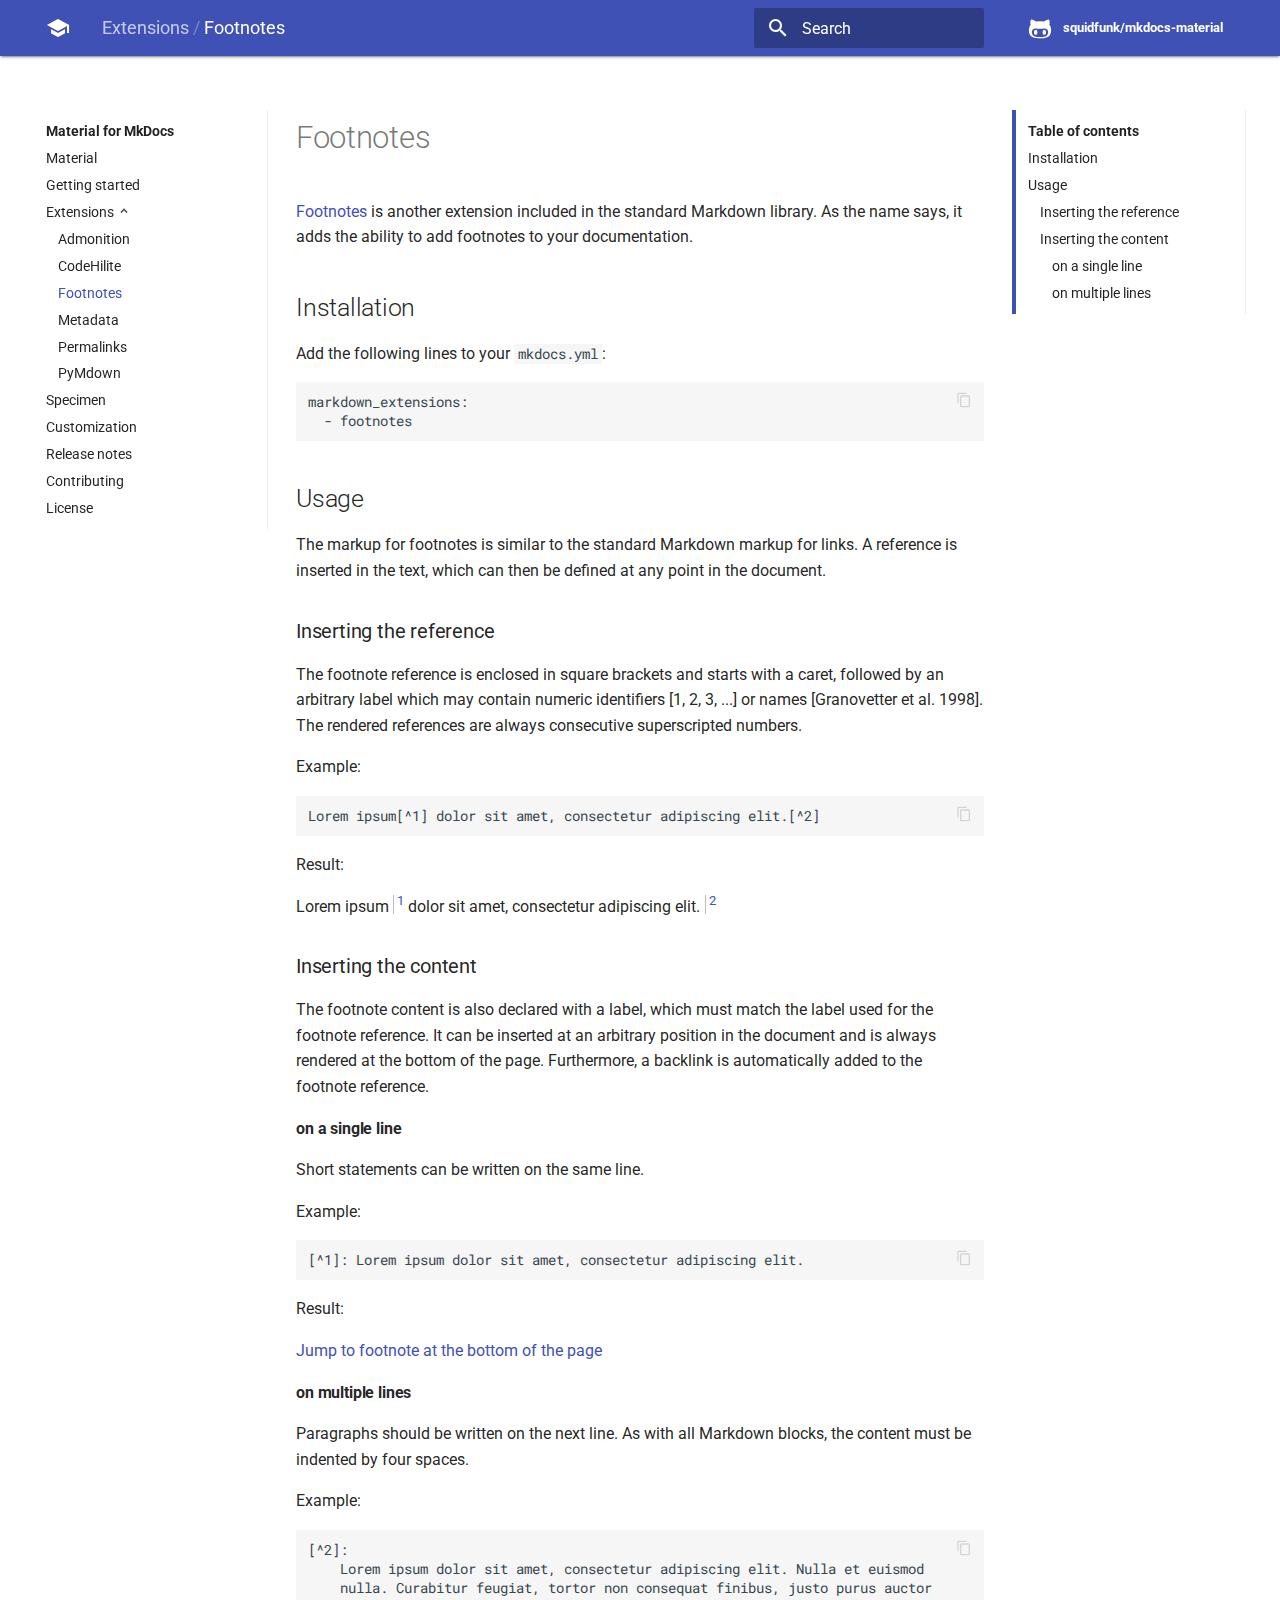
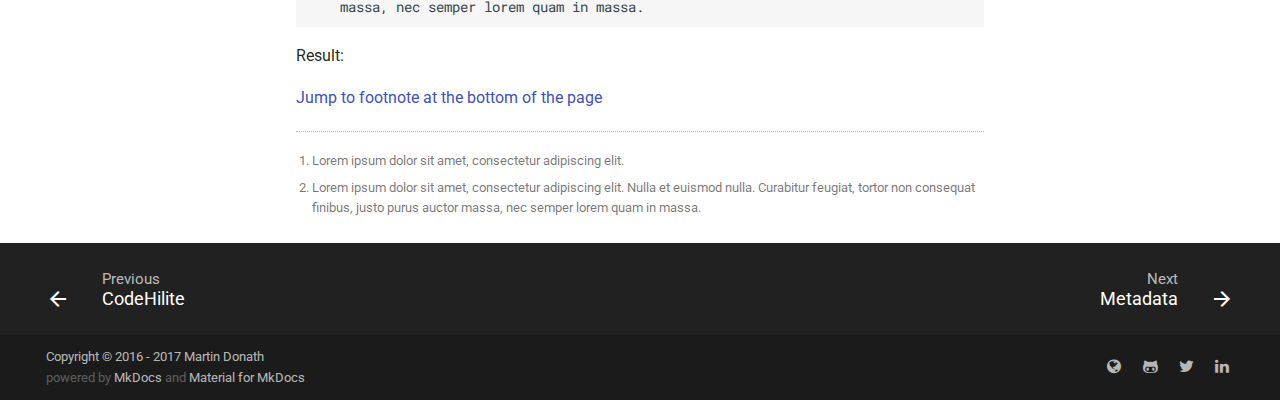
<file: extensions/footnotes/index.html>
<!DOCTYPE html>
<html lang="en" class="no-js">
  <head>
    
      <meta charset="utf-8">
      <meta name="viewport" content="width=device-width,initial-scale=1">
      <meta http-equiv="x-ua-compatible" content="ie=edge">
      
        <meta name="description" content="A Material Design theme for MkDocs">
      
      
        <link rel="canonical" href="http://squidfunk.github.io/mkdocs-material/extensions/footnotes/">
      
      
        <meta name="author" content="Martin Donath">
      
      
        <link rel="shortcut icon" href="../../assets/images/favicon.png">
      
      <meta name="generator" content="mkdocs-0.16.3, mkdocs-material-1.10.3">
    
    
      
        <title>Footnotes - Material for MkDocs</title>
      
    
    
      <script src="../../assets/javascripts/modernizr-e826f8942a.js"></script>
    
    
      <link rel="stylesheet" href="../../assets/stylesheets/application-9011e2d3f8.css">
      
        <link rel="stylesheet" href="../../assets/stylesheets/application-23f75ab9c7.palette.css">
      
    
    
      
        
        
        
        <link rel="stylesheet" href="https://fonts.googleapis.com/css?family=Roboto:300,400,400i,700|Roboto+Mono">
        <style>body,input{font-family:"Roboto","Helvetica Neue",Helvetica,Arial,sans-serif}code,kbd,pre{font-family:"Roboto Mono","Courier New",Courier,monospace}</style>
      
      <link rel="stylesheet" href="https://fonts.googleapis.com/icon?family=Material+Icons">
    
    
    
  </head>
  
  
  
  
    <body data-md-color-primary="indigo" data-md-color-accent="indigo">
  
    <svg class="md-svg">
      <defs>
        
        
          <svg xmlns="http://www.w3.org/2000/svg" width="416" height="448" viewBox="0 0 416 448" id="github"><path fill="currentColor" d="M160 304q0 10-3.125 20.5t-10.75 19T128 352t-18.125-8.5-10.75-19T96 304t3.125-20.5 10.75-19T128 256t18.125 8.5 10.75 19T160 304zm160 0q0 10-3.125 20.5t-10.75 19T288 352t-18.125-8.5-10.75-19T256 304t3.125-20.5 10.75-19T288 256t18.125 8.5 10.75 19T320 304zm40 0q0-30-17.25-51T296 232q-10.25 0-48.75 5.25Q229.5 240 208 240t-39.25-2.75Q130.75 232 120 232q-29.5 0-46.75 21T56 304q0 22 8 38.375t20.25 25.75 30.5 15 35 7.375 37.25 1.75h42q20.5 0 37.25-1.75t35-7.375 30.5-15 20.25-25.75T360 304zm56-44q0 51.75-15.25 82.75-9.5 19.25-26.375 33.25t-35.25 21.5-42.5 11.875-42.875 5.5T212 416q-19.5 0-35.5-.75t-36.875-3.125-38.125-7.5-34.25-12.875T37 371.5t-21.5-28.75Q0 312 0 260q0-59.25 34-99-6.75-20.5-6.75-42.5 0-29 12.75-54.5 27 0 47.5 9.875t47.25 30.875Q171.5 96 212 96q37 0 70 8 26.25-20.5 46.75-30.25T376 64q12.75 25.5 12.75 54.5 0 21.75-6.75 42 34 40 34 99.5z"/></svg>
        
      </defs>
    </svg>
    <input class="md-toggle" data-md-toggle="drawer" type="checkbox" id="drawer">
    <input class="md-toggle" data-md-toggle="search" type="checkbox" id="search">
    <label class="md-overlay" data-md-component="overlay" for="drawer"></label>
    
      <header class="md-header" data-md-component="header">
  <nav class="md-header-nav md-grid">
    <div class="md-flex">
      <div class="md-flex__cell md-flex__cell--shrink">
        <a href="http://squidfunk.github.io/mkdocs-material/" title="Material for MkDocs" class="md-header-nav__button md-logo">
          
            <i class="md-icon md-icon--home"></i>
          
        </a>
      </div>
      <div class="md-flex__cell md-flex__cell--shrink">
        <label class="md-icon md-icon--menu md-header-nav__button" for="drawer"></label>
      </div>
      <div class="md-flex__cell md-flex__cell--stretch">
        <span class="md-flex__ellipsis md-header-nav__title">
          
            
              
                <span class="md-header-nav__parent">
                  Extensions
                </span>
              
            
            Footnotes
          
        </span>
      </div>
      <div class="md-flex__cell md-flex__cell--shrink">
        
          <label class="md-icon md-icon--search md-header-nav__button" for="search"></label>
          
<div class="md-search" data-md-component="search" role="dialog">
  <label class="md-search__overlay" for="search"></label>
  <div class="md-search__inner">
    <form class="md-search__form" name="search">
      <input type="text" class="md-search__input" name="query" required placeholder="Search" autocapitalize="off" autocorrect="off" autocomplete="off" spellcheck="false" data-md-component="query">
      <label class="md-icon md-search__icon" for="search"></label>
      <button type="reset" class="md-icon md-search__icon" data-md-component="reset">&#xE5CD;</button>
    </form>
    <div class="md-search__output">
      <div class="md-search__scrollwrap" data-md-scrollfix>
        <div class="md-search-result" data-md-component="result" data-md-lang-search="" data-md-lang-tokenizer="[\s\-]+">
          <div class="md-search-result__meta" data-md-lang-result-none="No matching documents" data-md-lang-result-one="1 matching document" data-md-lang-result-other="# matching documents">
            Type to start searching
          </div>
          <ol class="md-search-result__list"></ol>
        </div>
      </div>
    </div>
  </div>
</div>
        
      </div>
      
        <div class="md-flex__cell md-flex__cell--shrink">
          <div class="md-header-nav__source">
            


  


  <a href="https://github.com/squidfunk/mkdocs-material" title="Go to repository" class="md-source" data-md-source="github">
    
      <div class="md-source__icon">
        <svg viewBox="0 0 24 24" width="24" height="24">
          <use xlink:href="#github" width="24" height="24"></use>
        </svg>
      </div>
    
    <div class="md-source__repository">
      squidfunk/mkdocs-material
    </div>
  </a>

          </div>
        </div>
      
    </div>
  </nav>
</header>
    
    <div class="md-container">
      
      
      
      <main class="md-main">
        <div class="md-main__inner md-grid" data-md-component="container">
          
            
              <div class="md-sidebar md-sidebar--primary" data-md-component="navigation">
                <div class="md-sidebar__scrollwrap">
                  <div class="md-sidebar__inner">
                    <nav class="md-nav md-nav--primary" data-md-level="0">
  <label class="md-nav__title md-nav__title--site" for="drawer">
    <div class="md-nav__button md-logo">
      
        <i class="md-icon md-icon--home"></i>
      
    </div>
    Material for MkDocs
  </label>
  
    <div class="md-nav__source">
      


  


  <a href="https://github.com/squidfunk/mkdocs-material" title="Go to repository" class="md-source" data-md-source="github">
    
      <div class="md-source__icon">
        <svg viewBox="0 0 24 24" width="24" height="24">
          <use xlink:href="#github" width="24" height="24"></use>
        </svg>
      </div>
    
    <div class="md-source__repository">
      squidfunk/mkdocs-material
    </div>
  </a>

    </div>
  
  <ul class="md-nav__list" data-md-scrollfix>
    
      
      
      


  <li class="md-nav__item">
    <a href="../.." title="Material" class="md-nav__link">
      Material
    </a>
  </li>

    
      
      
      


  <li class="md-nav__item">
    <a href="../../getting-started/" title="Getting started" class="md-nav__link">
      Getting started
    </a>
  </li>

    
      
      
      

  


  <li class="md-nav__item md-nav__item--active md-nav__item--nested">
    
      <input class="md-toggle md-nav__toggle" data-md-toggle="nav-3" type="checkbox" id="nav-3" checked>
    
    <label class="md-nav__link" for="nav-3">
      Extensions
    </label>
    <nav class="md-nav" data-md-component="collapsible" data-md-level="1">
      <label class="md-nav__title" for="nav-3">
        Extensions
      </label>
      <ul class="md-nav__list" data-md-scrollfix>
        
        
          
          
          


  <li class="md-nav__item">
    <a href="../admonition/" title="Admonition" class="md-nav__link">
      Admonition
    </a>
  </li>

        
          
          
          


  <li class="md-nav__item">
    <a href="../codehilite/" title="CodeHilite" class="md-nav__link">
      CodeHilite
    </a>
  </li>

        
          
          
          

  


  <li class="md-nav__item md-nav__item--active">
    
    <input class="md-toggle md-nav__toggle" data-md-toggle="toc" type="checkbox" id="toc">
    
      
    
    
      <label class="md-nav__link md-nav__link--active" for="toc">
        Footnotes
      </label>
    
    <a href="./" title="Footnotes" class="md-nav__link md-nav__link--active">
      Footnotes
    </a>
    
      
<nav class="md-nav md-nav--secondary">
  
  
    
  
  
    <label class="md-nav__title" for="toc">Table of contents</label>
    <ul class="md-nav__list" data-md-scrollfix>
      
        <li class="md-nav__item">
  <a href="#installation" title="Installation" class="md-nav__link">
    Installation
  </a>
  
</li>
      
        <li class="md-nav__item">
  <a href="#usage" title="Usage" class="md-nav__link">
    Usage
  </a>
  
    <nav class="md-nav">
      <ul class="md-nav__list">
        
          <li class="md-nav__item">
  <a href="#inserting-the-reference" title="Inserting the reference" class="md-nav__link">
    Inserting the reference
  </a>
  
</li>
        
          <li class="md-nav__item">
  <a href="#inserting-the-content" title="Inserting the content" class="md-nav__link">
    Inserting the content
  </a>
  
    <nav class="md-nav">
      <ul class="md-nav__list">
        
          <li class="md-nav__item">
  <a href="#on-a-single-line" title="on a single line" class="md-nav__link">
    on a single line
  </a>
  
</li>
        
          <li class="md-nav__item">
  <a href="#on-multiple-lines" title="on multiple lines" class="md-nav__link">
    on multiple lines
  </a>
  
</li>
        
      </ul>
    </nav>
  
</li>
        
      </ul>
    </nav>
  
</li>
      
      
      
    </ul>
  
</nav>
    
  </li>

        
          
          
          


  <li class="md-nav__item">
    <a href="../metadata/" title="Metadata" class="md-nav__link">
      Metadata
    </a>
  </li>

        
          
          
          


  <li class="md-nav__item">
    <a href="../permalinks/" title="Permalinks" class="md-nav__link">
      Permalinks
    </a>
  </li>

        
          
          
          


  <li class="md-nav__item">
    <a href="../pymdown/" title="PyMdown" class="md-nav__link">
      PyMdown
    </a>
  </li>

        
      </ul>
    </nav>
  </li>

    
      
      
      


  <li class="md-nav__item">
    <a href="../../specimen/" title="Specimen" class="md-nav__link">
      Specimen
    </a>
  </li>

    
      
      
      


  <li class="md-nav__item">
    <a href="../../customization/" title="Customization" class="md-nav__link">
      Customization
    </a>
  </li>

    
      
      
      


  <li class="md-nav__item">
    <a href="../../release-notes/" title="Release notes" class="md-nav__link">
      Release notes
    </a>
  </li>

    
      
      
      


  <li class="md-nav__item">
    <a href="../../contributing/" title="Contributing" class="md-nav__link">
      Contributing
    </a>
  </li>

    
      
      
      


  <li class="md-nav__item">
    <a href="../../license/" title="License" class="md-nav__link">
      License
    </a>
  </li>

    
  </ul>
</nav>
                  </div>
                </div>
              </div>
            
            
              <div class="md-sidebar md-sidebar--secondary" data-md-component="toc">
                <div class="md-sidebar__scrollwrap">
                  <div class="md-sidebar__inner">
                    
<nav class="md-nav md-nav--secondary">
  
  
    
  
  
    <label class="md-nav__title" for="toc">Table of contents</label>
    <ul class="md-nav__list" data-md-scrollfix>
      
        <li class="md-nav__item">
  <a href="#installation" title="Installation" class="md-nav__link">
    Installation
  </a>
  
</li>
      
        <li class="md-nav__item">
  <a href="#usage" title="Usage" class="md-nav__link">
    Usage
  </a>
  
    <nav class="md-nav">
      <ul class="md-nav__list">
        
          <li class="md-nav__item">
  <a href="#inserting-the-reference" title="Inserting the reference" class="md-nav__link">
    Inserting the reference
  </a>
  
</li>
        
          <li class="md-nav__item">
  <a href="#inserting-the-content" title="Inserting the content" class="md-nav__link">
    Inserting the content
  </a>
  
    <nav class="md-nav">
      <ul class="md-nav__list">
        
          <li class="md-nav__item">
  <a href="#on-a-single-line" title="on a single line" class="md-nav__link">
    on a single line
  </a>
  
</li>
        
          <li class="md-nav__item">
  <a href="#on-multiple-lines" title="on multiple lines" class="md-nav__link">
    on multiple lines
  </a>
  
</li>
        
      </ul>
    </nav>
  
</li>
        
      </ul>
    </nav>
  
</li>
      
      
      
    </ul>
  
</nav>
                  </div>
                </div>
              </div>
            
          
          <div class="md-content">
            <article class="md-content__inner md-typeset">
              
                
                
                <h1 id="footnotes">Footnotes<a class="headerlink" href="#footnotes" title="Permanent link">&para;</a></h1>
<p><a href="https://pythonhosted.org/Markdown/extensions/footnotes.html">Footnotes</a> is another extension included in the standard Markdown library.
As the name says, it adds the ability to add footnotes to your documentation.</p>
<h2 id="installation">Installation<a class="headerlink" href="#installation" title="Permanent link">&para;</a></h2>
<p>Add the following lines to your <code>mkdocs.yml</code>:</p>
<div class="codehilite"><pre><span></span><span class="l l-Scalar l-Scalar-Plain">markdown_extensions</span><span class="p p-Indicator">:</span>
  <span class="p p-Indicator">-</span> <span class="l l-Scalar l-Scalar-Plain">footnotes</span>
</pre></div>

<h2 id="usage">Usage<a class="headerlink" href="#usage" title="Permanent link">&para;</a></h2>
<p>The markup for footnotes is similar to the standard Markdown markup for links.
A reference is inserted in the text, which can then be defined at any point in
the document.</p>
<h3 id="inserting-the-reference">Inserting the reference<a class="headerlink" href="#inserting-the-reference" title="Permanent link">&para;</a></h3>
<p>The footnote reference is enclosed in square brackets and starts with a caret,
followed by an arbitrary label which may contain numeric identifiers [1, 2, 3,
...] or names [Granovetter et al. 1998]. The rendered references are always
consecutive superscripted numbers.</p>
<p>Example:</p>
<div class="codehilite"><pre><span></span>Lorem ipsum[^1] dolor sit amet, consectetur adipiscing elit.[^2]
</pre></div>

<p>Result:</p>
<p>Lorem ipsum<sup id="fnref:1"><a class="footnote-ref" href="#fn:1" rel="footnote">1</a></sup> dolor sit amet, consectetur adipiscing elit.<sup id="fnref:2"><a class="footnote-ref" href="#fn:2" rel="footnote">2</a></sup></p>
<h3 id="inserting-the-content">Inserting the content<a class="headerlink" href="#inserting-the-content" title="Permanent link">&para;</a></h3>
<p>The footnote content is also declared with a label, which must match the label
used for the footnote reference. It can be inserted at an arbitrary position in
the document and is always rendered at the bottom of the page. Furthermore, a
backlink is automatically added to the footnote reference.</p>
<h4 id="on-a-single-line">on a single line<a class="headerlink" href="#on-a-single-line" title="Permanent link">&para;</a></h4>
<p>Short statements can be written on the same line.</p>
<p>Example:</p>
<div class="codehilite"><pre><span></span>[^1]: Lorem ipsum dolor sit amet, consectetur adipiscing elit.
</pre></div>

<p>Result:</p>
<p><a href="#fn:1">Jump to footnote at the bottom of the page</a></p>
<h4 id="on-multiple-lines">on multiple lines<a class="headerlink" href="#on-multiple-lines" title="Permanent link">&para;</a></h4>
<p>Paragraphs should be written on the next line. As with all Markdown blocks, the
content must be indented by four spaces.</p>
<p>Example:</p>
<div class="codehilite"><pre><span></span>[^2]:
    Lorem ipsum dolor sit amet, consectetur adipiscing elit. Nulla et euismod
    nulla. Curabitur feugiat, tortor non consequat finibus, justo purus auctor
    massa, nec semper lorem quam in massa.
</pre></div>

<p>Result:</p>
<p><a href="#fn:2">Jump to footnote at the bottom of the page</a></p>
<div class="footnote">
<hr />
<ol>
<li id="fn:1">
<p>Lorem ipsum dolor sit amet, consectetur adipiscing elit.&#160;<a class="footnote-backref" href="#fnref:1" rev="footnote" title="Jump back to footnote 1 in the text">&#8617;</a></p>
</li>
<li id="fn:2">
<p>Lorem ipsum dolor sit amet, consectetur adipiscing elit. Nulla et euismod
  nulla. Curabitur feugiat, tortor non consequat finibus, justo purus
  auctor massa, nec semper lorem quam in massa.&#160;<a class="footnote-backref" href="#fnref:2" rev="footnote" title="Jump back to footnote 2 in the text">&#8617;</a></p>
</li>
</ol>
</div>
                
                  
                
              
              
                
              
            </article>
          </div>
        </div>
      </main>
      
        
<footer class="md-footer">
  
    <div class="md-footer-nav">
      <nav class="md-footer-nav__inner md-grid">
        
          <a href="../codehilite/" title="CodeHilite" class="md-flex md-footer-nav__link md-footer-nav__link--prev" rel="prev">
            <div class="md-flex__cell md-flex__cell--shrink">
              <i class="md-icon md-icon--arrow-back md-footer-nav__button"></i>
            </div>
            <div class="md-flex__cell md-flex__cell--stretch md-footer-nav__title">
              <span class="md-flex__ellipsis">
                <span class="md-footer-nav__direction">
                  Previous
                </span>
                CodeHilite
              </span>
            </div>
          </a>
        
        
          <a href="../metadata/" title="Metadata" class="md-flex md-footer-nav__link md-footer-nav__link--next" rel="next">
            <div class="md-flex__cell md-flex__cell--stretch md-footer-nav__title">
              <span class="md-flex__ellipsis">
                <span class="md-footer-nav__direction">
                  Next
                </span>
                Metadata
              </span>
            </div>
            <div class="md-flex__cell md-flex__cell--shrink">
              <i class="md-icon md-icon--arrow-forward md-footer-nav__button"></i>
            </div>
          </a>
        
      </nav>
    </div>
  
  <div class="md-footer-meta md-typeset">
    <div class="md-footer-meta__inner md-grid">
      <div class="md-footer-copyright">
        
          <div class="md-footer-copyright__highlight">
            Copyright &copy; 2016 - 2017 Martin Donath
          </div>
        
        powered by
        <a href="http://www.mkdocs.org" title="MkDocs">MkDocs</a>
        and
        <a href="http://squidfunk.github.io/mkdocs-material/" title="Material for MkDocs">
          Material for MkDocs</a>
      </div>
      
        
  <div class="md-footer-social">
    
    <link rel="stylesheet" href="https://cdnjs.cloudflare.com/ajax/libs/font-awesome/4.7.0/css/font-awesome.min.css">
    
      <a href="http://struct.cc" class="md-footer-social__link fa fa-globe"></a>
    
      <a href="https://github.com/squidfunk" class="md-footer-social__link fa fa-github-alt"></a>
    
      <a href="https://twitter.com/squidfunk" class="md-footer-social__link fa fa-twitter"></a>
    
      <a href="https://linkedin.com/in/squidfunk" class="md-footer-social__link fa fa-linkedin"></a>
    
  </div>

      
    </div>
  </div>
</footer>
      
    </div>
    
      <script src="../../assets/javascripts/application-683e1b679e.js"></script>
      
      
      <script>app.initialize({url:{base:"../.."}})</script>
      
    
    
      
      <script>!function(e,t,a,n,o,c,i){e.GoogleAnalyticsObject=o,e[o]=e[o]||function(){(e[o].q=e[o].q||[]).push(arguments)},e[o].l=1*new Date,c=t.createElement(a),i=t.getElementsByTagName(a)[0],c.async=1,c.src=n,i.parentNode.insertBefore(c,i)}(window,document,"script","https://www.google-analytics.com/analytics.js","ga"),ga("create","UA-73586301-1","auto"),ga("set","anonymizeIp",!0),ga("send","pageview");var links=document.getElementsByTagName("a");Array.prototype.map.call(links,function(e){e.host!=document.location.host&&e.addEventListener("click",function(){var t=e.getAttribute("data-md-action")||"follow";ga("send","event","outbound",t,e.href)})});var query=document.forms.search.query;query.addEventListener("blur",function(){if(this.value){var e=document.location.pathname;ga("send","pageview",e+"?q="+this.value)}})</script>
      
    
  </body>
</html>
</file>
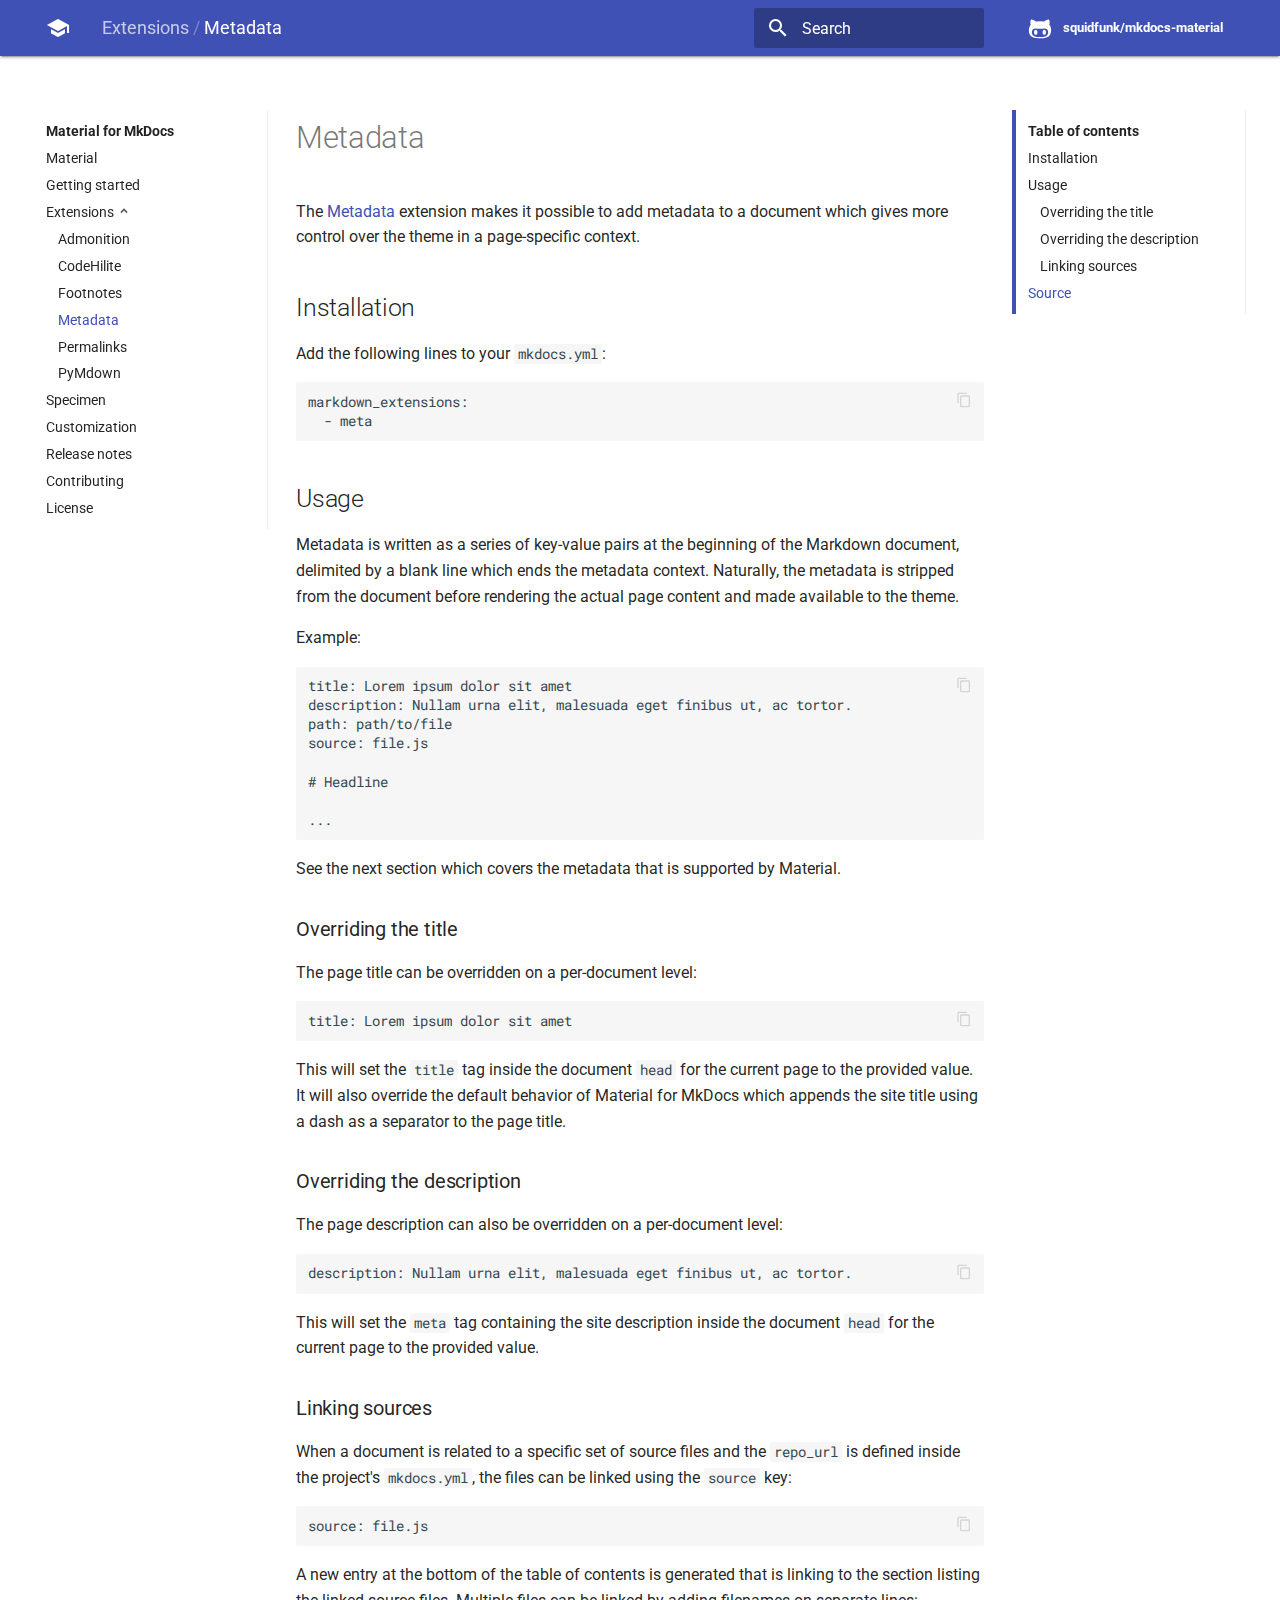
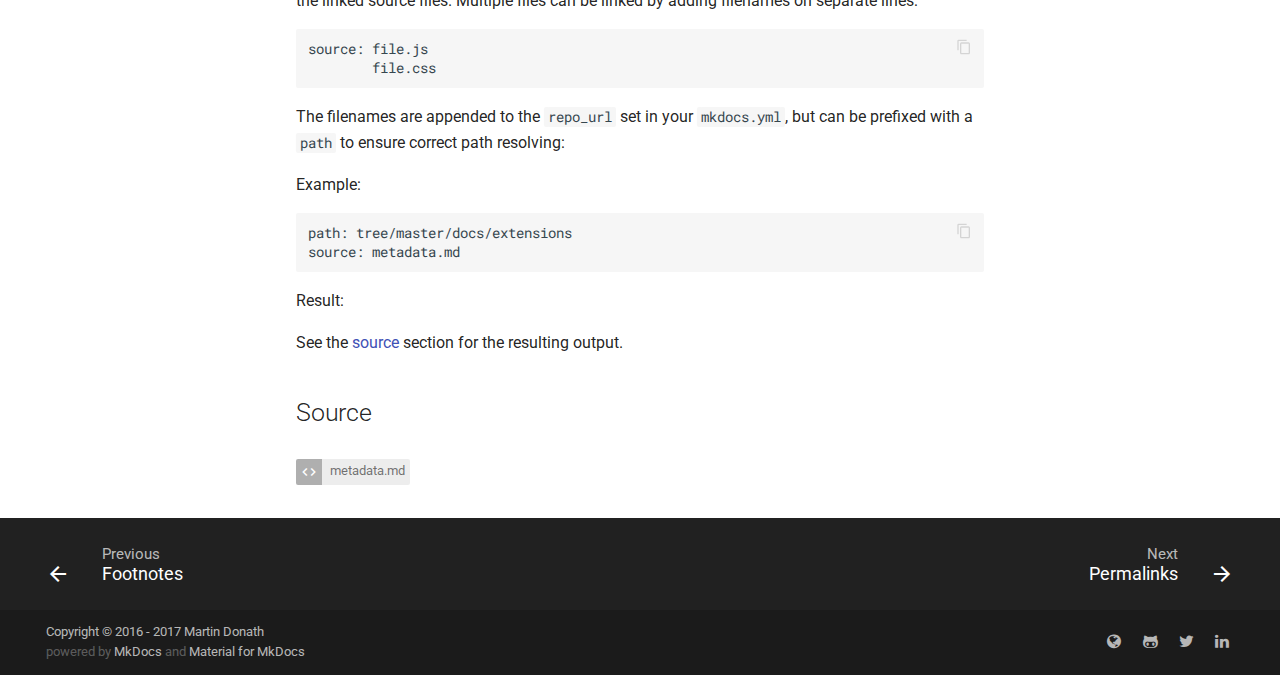
<file: extensions/metadata/index.html>
<!DOCTYPE html>
<html lang="en" class="no-js">
  <head>
    
      <meta charset="utf-8">
      <meta name="viewport" content="width=device-width,initial-scale=1">
      <meta http-equiv="x-ua-compatible" content="ie=edge">
      
        <meta name="description" content="A Material Design theme for MkDocs">
      
      
        <link rel="canonical" href="http://squidfunk.github.io/mkdocs-material/extensions/metadata/">
      
      
        <meta name="author" content="Martin Donath">
      
      
        <link rel="shortcut icon" href="../../assets/images/favicon.png">
      
      <meta name="generator" content="mkdocs-0.16.3, mkdocs-material-1.10.3">
    
    
      
        <title>Metadata - Material for MkDocs</title>
      
    
    
      <script src="../../assets/javascripts/modernizr-e826f8942a.js"></script>
    
    
      <link rel="stylesheet" href="../../assets/stylesheets/application-9011e2d3f8.css">
      
        <link rel="stylesheet" href="../../assets/stylesheets/application-23f75ab9c7.palette.css">
      
    
    
      
        
        
        
        <link rel="stylesheet" href="https://fonts.googleapis.com/css?family=Roboto:300,400,400i,700|Roboto+Mono">
        <style>body,input{font-family:"Roboto","Helvetica Neue",Helvetica,Arial,sans-serif}code,kbd,pre{font-family:"Roboto Mono","Courier New",Courier,monospace}</style>
      
      <link rel="stylesheet" href="https://fonts.googleapis.com/icon?family=Material+Icons">
    
    
    
  </head>
  
  
  
  
    <body data-md-color-primary="indigo" data-md-color-accent="indigo">
  
    <svg class="md-svg">
      <defs>
        
        
          <svg xmlns="http://www.w3.org/2000/svg" width="416" height="448" viewBox="0 0 416 448" id="github"><path fill="currentColor" d="M160 304q0 10-3.125 20.5t-10.75 19T128 352t-18.125-8.5-10.75-19T96 304t3.125-20.5 10.75-19T128 256t18.125 8.5 10.75 19T160 304zm160 0q0 10-3.125 20.5t-10.75 19T288 352t-18.125-8.5-10.75-19T256 304t3.125-20.5 10.75-19T288 256t18.125 8.5 10.75 19T320 304zm40 0q0-30-17.25-51T296 232q-10.25 0-48.75 5.25Q229.5 240 208 240t-39.25-2.75Q130.75 232 120 232q-29.5 0-46.75 21T56 304q0 22 8 38.375t20.25 25.75 30.5 15 35 7.375 37.25 1.75h42q20.5 0 37.25-1.75t35-7.375 30.5-15 20.25-25.75T360 304zm56-44q0 51.75-15.25 82.75-9.5 19.25-26.375 33.25t-35.25 21.5-42.5 11.875-42.875 5.5T212 416q-19.5 0-35.5-.75t-36.875-3.125-38.125-7.5-34.25-12.875T37 371.5t-21.5-28.75Q0 312 0 260q0-59.25 34-99-6.75-20.5-6.75-42.5 0-29 12.75-54.5 27 0 47.5 9.875t47.25 30.875Q171.5 96 212 96q37 0 70 8 26.25-20.5 46.75-30.25T376 64q12.75 25.5 12.75 54.5 0 21.75-6.75 42 34 40 34 99.5z"/></svg>
        
      </defs>
    </svg>
    <input class="md-toggle" data-md-toggle="drawer" type="checkbox" id="drawer">
    <input class="md-toggle" data-md-toggle="search" type="checkbox" id="search">
    <label class="md-overlay" data-md-component="overlay" for="drawer"></label>
    
      <header class="md-header" data-md-component="header">
  <nav class="md-header-nav md-grid">
    <div class="md-flex">
      <div class="md-flex__cell md-flex__cell--shrink">
        <a href="http://squidfunk.github.io/mkdocs-material/" title="Material for MkDocs" class="md-header-nav__button md-logo">
          
            <i class="md-icon md-icon--home"></i>
          
        </a>
      </div>
      <div class="md-flex__cell md-flex__cell--shrink">
        <label class="md-icon md-icon--menu md-header-nav__button" for="drawer"></label>
      </div>
      <div class="md-flex__cell md-flex__cell--stretch">
        <span class="md-flex__ellipsis md-header-nav__title">
          
            
              
                <span class="md-header-nav__parent">
                  Extensions
                </span>
              
            
            Metadata
          
        </span>
      </div>
      <div class="md-flex__cell md-flex__cell--shrink">
        
          <label class="md-icon md-icon--search md-header-nav__button" for="search"></label>
          
<div class="md-search" data-md-component="search" role="dialog">
  <label class="md-search__overlay" for="search"></label>
  <div class="md-search__inner">
    <form class="md-search__form" name="search">
      <input type="text" class="md-search__input" name="query" required placeholder="Search" autocapitalize="off" autocorrect="off" autocomplete="off" spellcheck="false" data-md-component="query">
      <label class="md-icon md-search__icon" for="search"></label>
      <button type="reset" class="md-icon md-search__icon" data-md-component="reset">&#xE5CD;</button>
    </form>
    <div class="md-search__output">
      <div class="md-search__scrollwrap" data-md-scrollfix>
        <div class="md-search-result" data-md-component="result" data-md-lang-search="" data-md-lang-tokenizer="[\s\-]+">
          <div class="md-search-result__meta" data-md-lang-result-none="No matching documents" data-md-lang-result-one="1 matching document" data-md-lang-result-other="# matching documents">
            Type to start searching
          </div>
          <ol class="md-search-result__list"></ol>
        </div>
      </div>
    </div>
  </div>
</div>
        
      </div>
      
        <div class="md-flex__cell md-flex__cell--shrink">
          <div class="md-header-nav__source">
            


  


  <a href="https://github.com/squidfunk/mkdocs-material" title="Go to repository" class="md-source" data-md-source="github">
    
      <div class="md-source__icon">
        <svg viewBox="0 0 24 24" width="24" height="24">
          <use xlink:href="#github" width="24" height="24"></use>
        </svg>
      </div>
    
    <div class="md-source__repository">
      squidfunk/mkdocs-material
    </div>
  </a>

          </div>
        </div>
      
    </div>
  </nav>
</header>
    
    <div class="md-container">
      
      
      
      <main class="md-main">
        <div class="md-main__inner md-grid" data-md-component="container">
          
            
              <div class="md-sidebar md-sidebar--primary" data-md-component="navigation">
                <div class="md-sidebar__scrollwrap">
                  <div class="md-sidebar__inner">
                    <nav class="md-nav md-nav--primary" data-md-level="0">
  <label class="md-nav__title md-nav__title--site" for="drawer">
    <div class="md-nav__button md-logo">
      
        <i class="md-icon md-icon--home"></i>
      
    </div>
    Material for MkDocs
  </label>
  
    <div class="md-nav__source">
      


  


  <a href="https://github.com/squidfunk/mkdocs-material" title="Go to repository" class="md-source" data-md-source="github">
    
      <div class="md-source__icon">
        <svg viewBox="0 0 24 24" width="24" height="24">
          <use xlink:href="#github" width="24" height="24"></use>
        </svg>
      </div>
    
    <div class="md-source__repository">
      squidfunk/mkdocs-material
    </div>
  </a>

    </div>
  
  <ul class="md-nav__list" data-md-scrollfix>
    
      
      
      


  <li class="md-nav__item">
    <a href="../.." title="Material" class="md-nav__link">
      Material
    </a>
  </li>

    
      
      
      


  <li class="md-nav__item">
    <a href="../../getting-started/" title="Getting started" class="md-nav__link">
      Getting started
    </a>
  </li>

    
      
      
      

  


  <li class="md-nav__item md-nav__item--active md-nav__item--nested">
    
      <input class="md-toggle md-nav__toggle" data-md-toggle="nav-3" type="checkbox" id="nav-3" checked>
    
    <label class="md-nav__link" for="nav-3">
      Extensions
    </label>
    <nav class="md-nav" data-md-component="collapsible" data-md-level="1">
      <label class="md-nav__title" for="nav-3">
        Extensions
      </label>
      <ul class="md-nav__list" data-md-scrollfix>
        
        
          
          
          


  <li class="md-nav__item">
    <a href="../admonition/" title="Admonition" class="md-nav__link">
      Admonition
    </a>
  </li>

        
          
          
          


  <li class="md-nav__item">
    <a href="../codehilite/" title="CodeHilite" class="md-nav__link">
      CodeHilite
    </a>
  </li>

        
          
          
          


  <li class="md-nav__item">
    <a href="../footnotes/" title="Footnotes" class="md-nav__link">
      Footnotes
    </a>
  </li>

        
          
          
          

  


  <li class="md-nav__item md-nav__item--active">
    
    <input class="md-toggle md-nav__toggle" data-md-toggle="toc" type="checkbox" id="toc">
    
      
    
    
      <label class="md-nav__link md-nav__link--active" for="toc">
        Metadata
      </label>
    
    <a href="./" title="Metadata" class="md-nav__link md-nav__link--active">
      Metadata
    </a>
    
      
<nav class="md-nav md-nav--secondary">
  
  
    
  
  
    <label class="md-nav__title" for="toc">Table of contents</label>
    <ul class="md-nav__list" data-md-scrollfix>
      
        <li class="md-nav__item">
  <a href="#installation" title="Installation" class="md-nav__link">
    Installation
  </a>
  
</li>
      
        <li class="md-nav__item">
  <a href="#usage" title="Usage" class="md-nav__link">
    Usage
  </a>
  
    <nav class="md-nav">
      <ul class="md-nav__list">
        
          <li class="md-nav__item">
  <a href="#overriding-the-title" title="Overriding the title" class="md-nav__link">
    Overriding the title
  </a>
  
</li>
        
          <li class="md-nav__item">
  <a href="#overriding-the-description" title="Overriding the description" class="md-nav__link">
    Overriding the description
  </a>
  
</li>
        
          <li class="md-nav__item">
  <a href="#linking-sources" title="Linking sources" class="md-nav__link">
    Linking sources
  </a>
  
</li>
        
      </ul>
    </nav>
  
</li>
      
      
        <li class="md-nav__item">
          <a href="#__source" title="Source" class="md-nav__link md-nav__link--active">
            Source
          </a>
        </li>
      
      
    </ul>
  
</nav>
    
  </li>

        
          
          
          


  <li class="md-nav__item">
    <a href="../permalinks/" title="Permalinks" class="md-nav__link">
      Permalinks
    </a>
  </li>

        
          
          
          


  <li class="md-nav__item">
    <a href="../pymdown/" title="PyMdown" class="md-nav__link">
      PyMdown
    </a>
  </li>

        
      </ul>
    </nav>
  </li>

    
      
      
      


  <li class="md-nav__item">
    <a href="../../specimen/" title="Specimen" class="md-nav__link">
      Specimen
    </a>
  </li>

    
      
      
      


  <li class="md-nav__item">
    <a href="../../customization/" title="Customization" class="md-nav__link">
      Customization
    </a>
  </li>

    
      
      
      


  <li class="md-nav__item">
    <a href="../../release-notes/" title="Release notes" class="md-nav__link">
      Release notes
    </a>
  </li>

    
      
      
      


  <li class="md-nav__item">
    <a href="../../contributing/" title="Contributing" class="md-nav__link">
      Contributing
    </a>
  </li>

    
      
      
      


  <li class="md-nav__item">
    <a href="../../license/" title="License" class="md-nav__link">
      License
    </a>
  </li>

    
  </ul>
</nav>
                  </div>
                </div>
              </div>
            
            
              <div class="md-sidebar md-sidebar--secondary" data-md-component="toc">
                <div class="md-sidebar__scrollwrap">
                  <div class="md-sidebar__inner">
                    
<nav class="md-nav md-nav--secondary">
  
  
    
  
  
    <label class="md-nav__title" for="toc">Table of contents</label>
    <ul class="md-nav__list" data-md-scrollfix>
      
        <li class="md-nav__item">
  <a href="#installation" title="Installation" class="md-nav__link">
    Installation
  </a>
  
</li>
      
        <li class="md-nav__item">
  <a href="#usage" title="Usage" class="md-nav__link">
    Usage
  </a>
  
    <nav class="md-nav">
      <ul class="md-nav__list">
        
          <li class="md-nav__item">
  <a href="#overriding-the-title" title="Overriding the title" class="md-nav__link">
    Overriding the title
  </a>
  
</li>
        
          <li class="md-nav__item">
  <a href="#overriding-the-description" title="Overriding the description" class="md-nav__link">
    Overriding the description
  </a>
  
</li>
        
          <li class="md-nav__item">
  <a href="#linking-sources" title="Linking sources" class="md-nav__link">
    Linking sources
  </a>
  
</li>
        
      </ul>
    </nav>
  
</li>
      
      
        <li class="md-nav__item">
          <a href="#__source" title="Source" class="md-nav__link md-nav__link--active">
            Source
          </a>
        </li>
      
      
    </ul>
  
</nav>
                  </div>
                </div>
              </div>
            
          
          <div class="md-content">
            <article class="md-content__inner md-typeset">
              
                
                
                <h1 id="metadata">Metadata<a class="headerlink" href="#metadata" title="Permanent link">&para;</a></h1>
<p>The <a href="https://pythonhosted.org/Markdown/extensions/meta_data.html">Metadata</a> extension makes it possible to add metadata to a document
which gives more control over the theme in a page-specific context.</p>
<h2 id="installation">Installation<a class="headerlink" href="#installation" title="Permanent link">&para;</a></h2>
<p>Add the following lines to your <code>mkdocs.yml</code>:</p>
<div class="codehilite"><pre><span></span><span class="l l-Scalar l-Scalar-Plain">markdown_extensions</span><span class="p p-Indicator">:</span>
  <span class="p p-Indicator">-</span> <span class="l l-Scalar l-Scalar-Plain">meta</span>
</pre></div>

<h2 id="usage">Usage<a class="headerlink" href="#usage" title="Permanent link">&para;</a></h2>
<p>Metadata is written as a series of key-value pairs at the beginning of the
Markdown document, delimited by a blank line which ends the metadata context.
Naturally, the metadata is stripped from the document before rendering the
actual page content and made available to the theme.</p>
<p>Example:</p>
<div class="codehilite"><pre><span></span>title: Lorem ipsum dolor sit amet
description: Nullam urna elit, malesuada eget finibus ut, ac tortor.
path: path/to/file
source: file.js

# Headline

...
</pre></div>

<p>See the next section which covers the metadata that is supported by Material.</p>
<h3 id="overriding-the-title">Overriding the title<a class="headerlink" href="#overriding-the-title" title="Permanent link">&para;</a></h3>
<p>The page title can be overridden on a per-document level:</p>
<div class="codehilite"><pre><span></span>title: Lorem ipsum dolor sit amet
</pre></div>

<p>This will set the <code>title</code> tag inside the document <code>head</code> for the current page
to the provided value. It will also override the default behavior of Material
for MkDocs which appends the site title using a dash as a separator to the page
title.</p>
<h3 id="overriding-the-description">Overriding the description<a class="headerlink" href="#overriding-the-description" title="Permanent link">&para;</a></h3>
<p>The page description can also be overridden on a per-document level:</p>
<div class="codehilite"><pre><span></span><span class="l l-Scalar l-Scalar-Plain">description</span><span class="p p-Indicator">:</span> <span class="l l-Scalar l-Scalar-Plain">Nullam urna elit, malesuada eget finibus ut, ac tortor.</span>
</pre></div>

<p>This will set the <code>meta</code> tag containing the site description inside the
document <code>head</code> for the current page to the provided value.</p>
<h3 id="linking-sources">Linking sources<a class="headerlink" href="#linking-sources" title="Permanent link">&para;</a></h3>
<p>When a document is related to a specific set of source files and the <code>repo_url</code>
is defined inside the project's <code>mkdocs.yml</code>, the files can be linked using the
<code>source</code> key:</p>
<div class="codehilite"><pre><span></span>source: file.js
</pre></div>

<p>A new entry at the bottom of the table of contents is generated that is linking
to the section listing the linked source files. Multiple files can be linked by
adding filenames on separate lines:</p>
<div class="codehilite"><pre><span></span>source: file.js
        file.css
</pre></div>

<p>The filenames are appended to the <code>repo_url</code> set in your <code>mkdocs.yml</code>, but can
be prefixed with a <code>path</code> to ensure correct path resolving:</p>
<p>Example:</p>
<div class="codehilite"><pre><span></span>path: tree/master/docs/extensions
source: metadata.md
</pre></div>

<p>Result:</p>
<p>See the <a href="#__source">source</a> section for the resulting output.</p>
                
                  
                    <h2 id="__source">Source</h2>
                    
                    
                      <a href="https://github.com/squidfunk/mkdocs-material/tree/master/docs/extensions/metadata.md" title="metadata.md" class="md-source-file">
                        metadata.md
                      </a>
                    
                  
                
              
              
                
              
            </article>
          </div>
        </div>
      </main>
      
        
<footer class="md-footer">
  
    <div class="md-footer-nav">
      <nav class="md-footer-nav__inner md-grid">
        
          <a href="../footnotes/" title="Footnotes" class="md-flex md-footer-nav__link md-footer-nav__link--prev" rel="prev">
            <div class="md-flex__cell md-flex__cell--shrink">
              <i class="md-icon md-icon--arrow-back md-footer-nav__button"></i>
            </div>
            <div class="md-flex__cell md-flex__cell--stretch md-footer-nav__title">
              <span class="md-flex__ellipsis">
                <span class="md-footer-nav__direction">
                  Previous
                </span>
                Footnotes
              </span>
            </div>
          </a>
        
        
          <a href="../permalinks/" title="Permalinks" class="md-flex md-footer-nav__link md-footer-nav__link--next" rel="next">
            <div class="md-flex__cell md-flex__cell--stretch md-footer-nav__title">
              <span class="md-flex__ellipsis">
                <span class="md-footer-nav__direction">
                  Next
                </span>
                Permalinks
              </span>
            </div>
            <div class="md-flex__cell md-flex__cell--shrink">
              <i class="md-icon md-icon--arrow-forward md-footer-nav__button"></i>
            </div>
          </a>
        
      </nav>
    </div>
  
  <div class="md-footer-meta md-typeset">
    <div class="md-footer-meta__inner md-grid">
      <div class="md-footer-copyright">
        
          <div class="md-footer-copyright__highlight">
            Copyright &copy; 2016 - 2017 Martin Donath
          </div>
        
        powered by
        <a href="http://www.mkdocs.org" title="MkDocs">MkDocs</a>
        and
        <a href="http://squidfunk.github.io/mkdocs-material/" title="Material for MkDocs">
          Material for MkDocs</a>
      </div>
      
        
  <div class="md-footer-social">
    
    <link rel="stylesheet" href="https://cdnjs.cloudflare.com/ajax/libs/font-awesome/4.7.0/css/font-awesome.min.css">
    
      <a href="http://struct.cc" class="md-footer-social__link fa fa-globe"></a>
    
      <a href="https://github.com/squidfunk" class="md-footer-social__link fa fa-github-alt"></a>
    
      <a href="https://twitter.com/squidfunk" class="md-footer-social__link fa fa-twitter"></a>
    
      <a href="https://linkedin.com/in/squidfunk" class="md-footer-social__link fa fa-linkedin"></a>
    
  </div>

      
    </div>
  </div>
</footer>
      
    </div>
    
      <script src="../../assets/javascripts/application-683e1b679e.js"></script>
      
      
      <script>app.initialize({url:{base:"../.."}})</script>
      
    
    
      
      <script>!function(e,t,a,n,o,c,i){e.GoogleAnalyticsObject=o,e[o]=e[o]||function(){(e[o].q=e[o].q||[]).push(arguments)},e[o].l=1*new Date,c=t.createElement(a),i=t.getElementsByTagName(a)[0],c.async=1,c.src=n,i.parentNode.insertBefore(c,i)}(window,document,"script","https://www.google-analytics.com/analytics.js","ga"),ga("create","UA-73586301-1","auto"),ga("set","anonymizeIp",!0),ga("send","pageview");var links=document.getElementsByTagName("a");Array.prototype.map.call(links,function(e){e.host!=document.location.host&&e.addEventListener("click",function(){var t=e.getAttribute("data-md-action")||"follow";ga("send","event","outbound",t,e.href)})});var query=document.forms.search.query;query.addEventListener("blur",function(){if(this.value){var e=document.location.pathname;ga("send","pageview",e+"?q="+this.value)}})</script>
      
    
  </body>
</html>
</file>
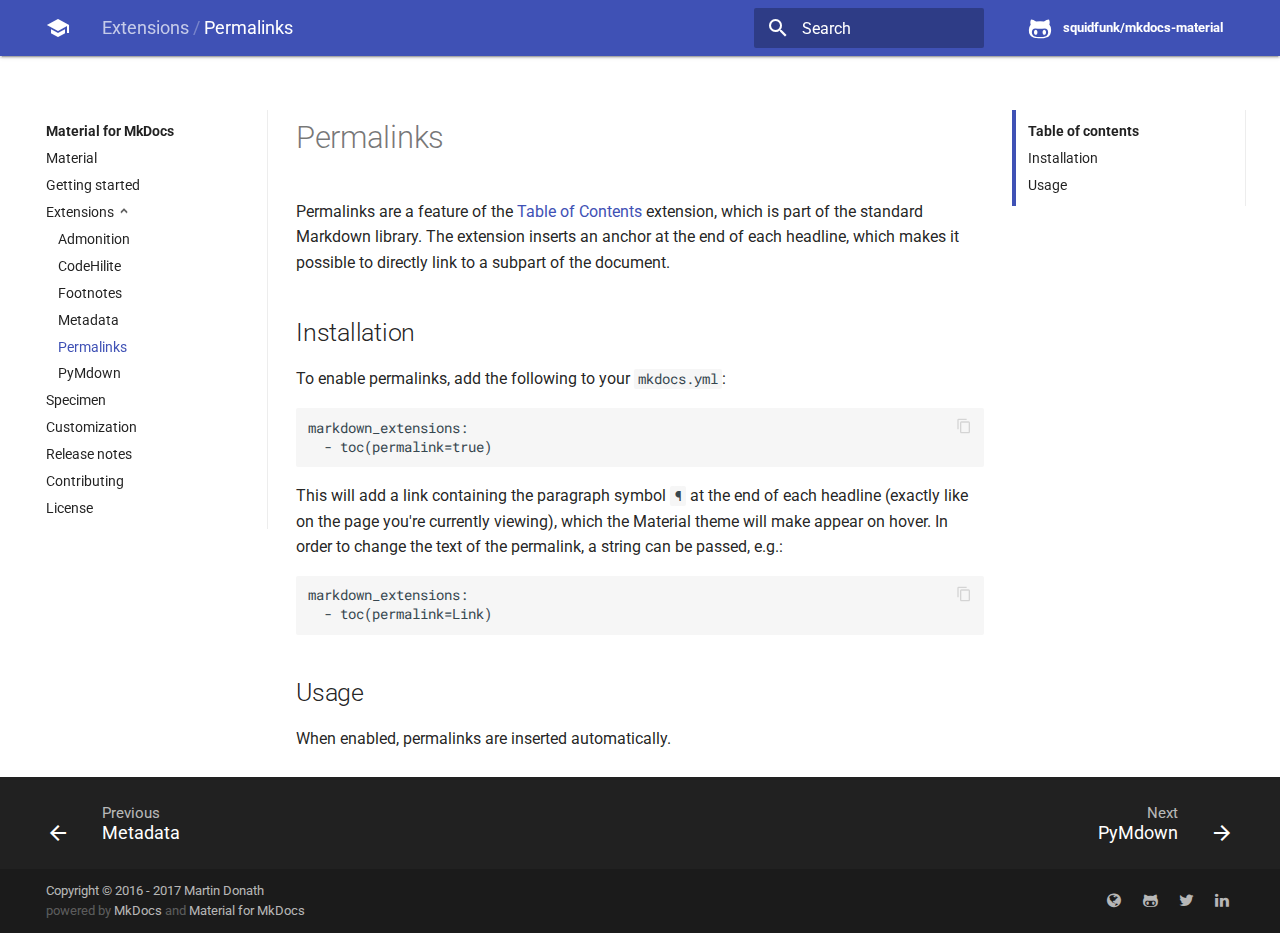
<file: extensions/permalinks/index.html>
<!DOCTYPE html>
<html lang="en" class="no-js">
  <head>
    
      <meta charset="utf-8">
      <meta name="viewport" content="width=device-width,initial-scale=1">
      <meta http-equiv="x-ua-compatible" content="ie=edge">
      
        <meta name="description" content="A Material Design theme for MkDocs">
      
      
        <link rel="canonical" href="http://squidfunk.github.io/mkdocs-material/extensions/permalinks/">
      
      
        <meta name="author" content="Martin Donath">
      
      
        <link rel="shortcut icon" href="../../assets/images/favicon.png">
      
      <meta name="generator" content="mkdocs-0.16.3, mkdocs-material-1.10.3">
    
    
      
        <title>Permalinks - Material for MkDocs</title>
      
    
    
      <script src="../../assets/javascripts/modernizr-e826f8942a.js"></script>
    
    
      <link rel="stylesheet" href="../../assets/stylesheets/application-9011e2d3f8.css">
      
        <link rel="stylesheet" href="../../assets/stylesheets/application-23f75ab9c7.palette.css">
      
    
    
      
        
        
        
        <link rel="stylesheet" href="https://fonts.googleapis.com/css?family=Roboto:300,400,400i,700|Roboto+Mono">
        <style>body,input{font-family:"Roboto","Helvetica Neue",Helvetica,Arial,sans-serif}code,kbd,pre{font-family:"Roboto Mono","Courier New",Courier,monospace}</style>
      
      <link rel="stylesheet" href="https://fonts.googleapis.com/icon?family=Material+Icons">
    
    
    
  </head>
  
  
  
  
    <body data-md-color-primary="indigo" data-md-color-accent="indigo">
  
    <svg class="md-svg">
      <defs>
        
        
          <svg xmlns="http://www.w3.org/2000/svg" width="416" height="448" viewBox="0 0 416 448" id="github"><path fill="currentColor" d="M160 304q0 10-3.125 20.5t-10.75 19T128 352t-18.125-8.5-10.75-19T96 304t3.125-20.5 10.75-19T128 256t18.125 8.5 10.75 19T160 304zm160 0q0 10-3.125 20.5t-10.75 19T288 352t-18.125-8.5-10.75-19T256 304t3.125-20.5 10.75-19T288 256t18.125 8.5 10.75 19T320 304zm40 0q0-30-17.25-51T296 232q-10.25 0-48.75 5.25Q229.5 240 208 240t-39.25-2.75Q130.75 232 120 232q-29.5 0-46.75 21T56 304q0 22 8 38.375t20.25 25.75 30.5 15 35 7.375 37.25 1.75h42q20.5 0 37.25-1.75t35-7.375 30.5-15 20.25-25.75T360 304zm56-44q0 51.75-15.25 82.75-9.5 19.25-26.375 33.25t-35.25 21.5-42.5 11.875-42.875 5.5T212 416q-19.5 0-35.5-.75t-36.875-3.125-38.125-7.5-34.25-12.875T37 371.5t-21.5-28.75Q0 312 0 260q0-59.25 34-99-6.75-20.5-6.75-42.5 0-29 12.75-54.5 27 0 47.5 9.875t47.25 30.875Q171.5 96 212 96q37 0 70 8 26.25-20.5 46.75-30.25T376 64q12.75 25.5 12.75 54.5 0 21.75-6.75 42 34 40 34 99.5z"/></svg>
        
      </defs>
    </svg>
    <input class="md-toggle" data-md-toggle="drawer" type="checkbox" id="drawer">
    <input class="md-toggle" data-md-toggle="search" type="checkbox" id="search">
    <label class="md-overlay" data-md-component="overlay" for="drawer"></label>
    
      <header class="md-header" data-md-component="header">
  <nav class="md-header-nav md-grid">
    <div class="md-flex">
      <div class="md-flex__cell md-flex__cell--shrink">
        <a href="http://squidfunk.github.io/mkdocs-material/" title="Material for MkDocs" class="md-header-nav__button md-logo">
          
            <i class="md-icon md-icon--home"></i>
          
        </a>
      </div>
      <div class="md-flex__cell md-flex__cell--shrink">
        <label class="md-icon md-icon--menu md-header-nav__button" for="drawer"></label>
      </div>
      <div class="md-flex__cell md-flex__cell--stretch">
        <span class="md-flex__ellipsis md-header-nav__title">
          
            
              
                <span class="md-header-nav__parent">
                  Extensions
                </span>
              
            
            Permalinks
          
        </span>
      </div>
      <div class="md-flex__cell md-flex__cell--shrink">
        
          <label class="md-icon md-icon--search md-header-nav__button" for="search"></label>
          
<div class="md-search" data-md-component="search" role="dialog">
  <label class="md-search__overlay" for="search"></label>
  <div class="md-search__inner">
    <form class="md-search__form" name="search">
      <input type="text" class="md-search__input" name="query" required placeholder="Search" autocapitalize="off" autocorrect="off" autocomplete="off" spellcheck="false" data-md-component="query">
      <label class="md-icon md-search__icon" for="search"></label>
      <button type="reset" class="md-icon md-search__icon" data-md-component="reset">&#xE5CD;</button>
    </form>
    <div class="md-search__output">
      <div class="md-search__scrollwrap" data-md-scrollfix>
        <div class="md-search-result" data-md-component="result" data-md-lang-search="" data-md-lang-tokenizer="[\s\-]+">
          <div class="md-search-result__meta" data-md-lang-result-none="No matching documents" data-md-lang-result-one="1 matching document" data-md-lang-result-other="# matching documents">
            Type to start searching
          </div>
          <ol class="md-search-result__list"></ol>
        </div>
      </div>
    </div>
  </div>
</div>
        
      </div>
      
        <div class="md-flex__cell md-flex__cell--shrink">
          <div class="md-header-nav__source">
            


  


  <a href="https://github.com/squidfunk/mkdocs-material" title="Go to repository" class="md-source" data-md-source="github">
    
      <div class="md-source__icon">
        <svg viewBox="0 0 24 24" width="24" height="24">
          <use xlink:href="#github" width="24" height="24"></use>
        </svg>
      </div>
    
    <div class="md-source__repository">
      squidfunk/mkdocs-material
    </div>
  </a>

          </div>
        </div>
      
    </div>
  </nav>
</header>
    
    <div class="md-container">
      
      
      
      <main class="md-main">
        <div class="md-main__inner md-grid" data-md-component="container">
          
            
              <div class="md-sidebar md-sidebar--primary" data-md-component="navigation">
                <div class="md-sidebar__scrollwrap">
                  <div class="md-sidebar__inner">
                    <nav class="md-nav md-nav--primary" data-md-level="0">
  <label class="md-nav__title md-nav__title--site" for="drawer">
    <div class="md-nav__button md-logo">
      
        <i class="md-icon md-icon--home"></i>
      
    </div>
    Material for MkDocs
  </label>
  
    <div class="md-nav__source">
      


  


  <a href="https://github.com/squidfunk/mkdocs-material" title="Go to repository" class="md-source" data-md-source="github">
    
      <div class="md-source__icon">
        <svg viewBox="0 0 24 24" width="24" height="24">
          <use xlink:href="#github" width="24" height="24"></use>
        </svg>
      </div>
    
    <div class="md-source__repository">
      squidfunk/mkdocs-material
    </div>
  </a>

    </div>
  
  <ul class="md-nav__list" data-md-scrollfix>
    
      
      
      


  <li class="md-nav__item">
    <a href="../.." title="Material" class="md-nav__link">
      Material
    </a>
  </li>

    
      
      
      


  <li class="md-nav__item">
    <a href="../../getting-started/" title="Getting started" class="md-nav__link">
      Getting started
    </a>
  </li>

    
      
      
      

  


  <li class="md-nav__item md-nav__item--active md-nav__item--nested">
    
      <input class="md-toggle md-nav__toggle" data-md-toggle="nav-3" type="checkbox" id="nav-3" checked>
    
    <label class="md-nav__link" for="nav-3">
      Extensions
    </label>
    <nav class="md-nav" data-md-component="collapsible" data-md-level="1">
      <label class="md-nav__title" for="nav-3">
        Extensions
      </label>
      <ul class="md-nav__list" data-md-scrollfix>
        
        
          
          
          


  <li class="md-nav__item">
    <a href="../admonition/" title="Admonition" class="md-nav__link">
      Admonition
    </a>
  </li>

        
          
          
          


  <li class="md-nav__item">
    <a href="../codehilite/" title="CodeHilite" class="md-nav__link">
      CodeHilite
    </a>
  </li>

        
          
          
          


  <li class="md-nav__item">
    <a href="../footnotes/" title="Footnotes" class="md-nav__link">
      Footnotes
    </a>
  </li>

        
          
          
          


  <li class="md-nav__item">
    <a href="../metadata/" title="Metadata" class="md-nav__link">
      Metadata
    </a>
  </li>

        
          
          
          

  


  <li class="md-nav__item md-nav__item--active">
    
    <input class="md-toggle md-nav__toggle" data-md-toggle="toc" type="checkbox" id="toc">
    
      
    
    
      <label class="md-nav__link md-nav__link--active" for="toc">
        Permalinks
      </label>
    
    <a href="./" title="Permalinks" class="md-nav__link md-nav__link--active">
      Permalinks
    </a>
    
      
<nav class="md-nav md-nav--secondary">
  
  
    
  
  
    <label class="md-nav__title" for="toc">Table of contents</label>
    <ul class="md-nav__list" data-md-scrollfix>
      
        <li class="md-nav__item">
  <a href="#installation" title="Installation" class="md-nav__link">
    Installation
  </a>
  
</li>
      
        <li class="md-nav__item">
  <a href="#usage" title="Usage" class="md-nav__link">
    Usage
  </a>
  
</li>
      
      
      
    </ul>
  
</nav>
    
  </li>

        
          
          
          


  <li class="md-nav__item">
    <a href="../pymdown/" title="PyMdown" class="md-nav__link">
      PyMdown
    </a>
  </li>

        
      </ul>
    </nav>
  </li>

    
      
      
      


  <li class="md-nav__item">
    <a href="../../specimen/" title="Specimen" class="md-nav__link">
      Specimen
    </a>
  </li>

    
      
      
      


  <li class="md-nav__item">
    <a href="../../customization/" title="Customization" class="md-nav__link">
      Customization
    </a>
  </li>

    
      
      
      


  <li class="md-nav__item">
    <a href="../../release-notes/" title="Release notes" class="md-nav__link">
      Release notes
    </a>
  </li>

    
      
      
      


  <li class="md-nav__item">
    <a href="../../contributing/" title="Contributing" class="md-nav__link">
      Contributing
    </a>
  </li>

    
      
      
      


  <li class="md-nav__item">
    <a href="../../license/" title="License" class="md-nav__link">
      License
    </a>
  </li>

    
  </ul>
</nav>
                  </div>
                </div>
              </div>
            
            
              <div class="md-sidebar md-sidebar--secondary" data-md-component="toc">
                <div class="md-sidebar__scrollwrap">
                  <div class="md-sidebar__inner">
                    
<nav class="md-nav md-nav--secondary">
  
  
    
  
  
    <label class="md-nav__title" for="toc">Table of contents</label>
    <ul class="md-nav__list" data-md-scrollfix>
      
        <li class="md-nav__item">
  <a href="#installation" title="Installation" class="md-nav__link">
    Installation
  </a>
  
</li>
      
        <li class="md-nav__item">
  <a href="#usage" title="Usage" class="md-nav__link">
    Usage
  </a>
  
</li>
      
      
      
    </ul>
  
</nav>
                  </div>
                </div>
              </div>
            
          
          <div class="md-content">
            <article class="md-content__inner md-typeset">
              
                
                
                <h1 id="permalinks">Permalinks<a class="headerlink" href="#permalinks" title="Permanent link">&para;</a></h1>
<p>Permalinks are a feature of the <a href="https://pythonhosted.org/Markdown/extensions/toc.html">Table of Contents</a> extension, which is part
of the standard Markdown library. The extension inserts an anchor at the end of
each headline, which makes it possible to directly link to a subpart of the
document.</p>
<h2 id="installation">Installation<a class="headerlink" href="#installation" title="Permanent link">&para;</a></h2>
<p>To enable permalinks, add the following to your <code>mkdocs.yml</code>:</p>
<div class="codehilite"><pre><span></span><span class="l l-Scalar l-Scalar-Plain">markdown_extensions</span><span class="p p-Indicator">:</span>
  <span class="p p-Indicator">-</span> <span class="l l-Scalar l-Scalar-Plain">toc(permalink=true)</span>
</pre></div>

<p>This will add a link containing the paragraph symbol <code>¶</code> at the end of each
headline (exactly like on the page you're currently viewing), which the
Material theme will make appear on hover. In order to change the text of the
permalink, a string can be passed, e.g.:</p>
<div class="codehilite"><pre><span></span>markdown_extensions:
  - toc(permalink=Link)
</pre></div>

<h2 id="usage">Usage<a class="headerlink" href="#usage" title="Permanent link">&para;</a></h2>
<p>When enabled, permalinks are inserted automatically.</p>
                
                  
                
              
              
                
              
            </article>
          </div>
        </div>
      </main>
      
        
<footer class="md-footer">
  
    <div class="md-footer-nav">
      <nav class="md-footer-nav__inner md-grid">
        
          <a href="../metadata/" title="Metadata" class="md-flex md-footer-nav__link md-footer-nav__link--prev" rel="prev">
            <div class="md-flex__cell md-flex__cell--shrink">
              <i class="md-icon md-icon--arrow-back md-footer-nav__button"></i>
            </div>
            <div class="md-flex__cell md-flex__cell--stretch md-footer-nav__title">
              <span class="md-flex__ellipsis">
                <span class="md-footer-nav__direction">
                  Previous
                </span>
                Metadata
              </span>
            </div>
          </a>
        
        
          <a href="../pymdown/" title="PyMdown" class="md-flex md-footer-nav__link md-footer-nav__link--next" rel="next">
            <div class="md-flex__cell md-flex__cell--stretch md-footer-nav__title">
              <span class="md-flex__ellipsis">
                <span class="md-footer-nav__direction">
                  Next
                </span>
                PyMdown
              </span>
            </div>
            <div class="md-flex__cell md-flex__cell--shrink">
              <i class="md-icon md-icon--arrow-forward md-footer-nav__button"></i>
            </div>
          </a>
        
      </nav>
    </div>
  
  <div class="md-footer-meta md-typeset">
    <div class="md-footer-meta__inner md-grid">
      <div class="md-footer-copyright">
        
          <div class="md-footer-copyright__highlight">
            Copyright &copy; 2016 - 2017 Martin Donath
          </div>
        
        powered by
        <a href="http://www.mkdocs.org" title="MkDocs">MkDocs</a>
        and
        <a href="http://squidfunk.github.io/mkdocs-material/" title="Material for MkDocs">
          Material for MkDocs</a>
      </div>
      
        
  <div class="md-footer-social">
    
    <link rel="stylesheet" href="https://cdnjs.cloudflare.com/ajax/libs/font-awesome/4.7.0/css/font-awesome.min.css">
    
      <a href="http://struct.cc" class="md-footer-social__link fa fa-globe"></a>
    
      <a href="https://github.com/squidfunk" class="md-footer-social__link fa fa-github-alt"></a>
    
      <a href="https://twitter.com/squidfunk" class="md-footer-social__link fa fa-twitter"></a>
    
      <a href="https://linkedin.com/in/squidfunk" class="md-footer-social__link fa fa-linkedin"></a>
    
  </div>

      
    </div>
  </div>
</footer>
      
    </div>
    
      <script src="../../assets/javascripts/application-683e1b679e.js"></script>
      
      
      <script>app.initialize({url:{base:"../.."}})</script>
      
    
    
      
      <script>!function(e,t,a,n,o,c,i){e.GoogleAnalyticsObject=o,e[o]=e[o]||function(){(e[o].q=e[o].q||[]).push(arguments)},e[o].l=1*new Date,c=t.createElement(a),i=t.getElementsByTagName(a)[0],c.async=1,c.src=n,i.parentNode.insertBefore(c,i)}(window,document,"script","https://www.google-analytics.com/analytics.js","ga"),ga("create","UA-73586301-1","auto"),ga("set","anonymizeIp",!0),ga("send","pageview");var links=document.getElementsByTagName("a");Array.prototype.map.call(links,function(e){e.host!=document.location.host&&e.addEventListener("click",function(){var t=e.getAttribute("data-md-action")||"follow";ga("send","event","outbound",t,e.href)})});var query=document.forms.search.query;query.addEventListener("blur",function(){if(this.value){var e=document.location.pathname;ga("send","pageview",e+"?q="+this.value)}})</script>
      
    
  </body>
</html>
</file>
<file: assets/stylesheets/application-9011e2d3f8.css>
@charset "UTF-8";html{box-sizing:border-box}*,:after,:before{box-sizing:inherit}html{-webkit-text-size-adjust:none;-ms-text-size-adjust:none;text-size-adjust:none}body{margin:0}hr{overflow:visible;box-sizing:content-box}a{-webkit-text-decoration-skip:objects}a,button,input,label{-webkit-tap-highlight-color:transparent}a{color:inherit;text-decoration:none}a:active,a:hover{outline-width:0}small,sub,sup{font-size:80%}sub,sup{position:relative;line-height:0;vertical-align:baseline}sub{bottom:-.25em}sup{top:-.5em}img{border-style:none}table{border-collapse:collapse;border-spacing:0}td,th{font-weight:400;vertical-align:top}button{padding:0;background:transparent;font-size:inherit}button,input{border:0;outline:0}.md-clipboard:before,.md-icon,.md-nav__button,.md-nav__link:after,.md-nav__title:before,.md-search-result__article--document:before,.md-source-file:before,.md-typeset .admonition .admonition-title:before,.md-typeset .admonition summary:before,.md-typeset .critic.comment:before,.md-typeset .footnote-backref,.md-typeset .task-list-control .task-list-indicator:before,.md-typeset details .admonition-title:before,.md-typeset details summary:before,.md-typeset summary:after{font-family:Material Icons;font-style:normal;font-variant:normal;font-weight:400;line-height:1;text-transform:none;white-space:nowrap;speak:none;word-wrap:normal;direction:ltr}.md-content__icon,.md-footer-nav__button,.md-header-nav__button,.md-nav__button,.md-nav__title:before,.md-search-result__article--document:before{display:inline-block;margin:.4rem;padding:.8rem;font-size:2.4rem;cursor:pointer}.md-icon--arrow-back:before{content:""}.md-icon--arrow-forward:before{content:""}.md-icon--menu:before{content:""}.md-icon--search:before{content:""}.md-icon--home:before{content:""}body{-webkit-font-smoothing:antialiased;-moz-osx-font-smoothing:grayscale}body,input{color:rgba(0,0,0,.87);-webkit-font-feature-settings:"kern","liga";font-feature-settings:"kern","liga";font-family:Helvetica Neue,Helvetica,Arial,sans-serif}code,kbd,pre{color:rgba(0,0,0,.87);-webkit-font-feature-settings:"kern";font-feature-settings:"kern";font-family:Courier New,Courier,monospace}.md-typeset{font-size:1.6rem;line-height:1.6;-webkit-print-color-adjust:exact}.md-typeset blockquote,.md-typeset ol,.md-typeset p,.md-typeset ul{margin:1em 0}.md-typeset h1{margin:0 0 4rem;color:rgba(0,0,0,.54);font-size:3.125rem;line-height:1.3}.md-typeset h1,.md-typeset h2{font-weight:300;letter-spacing:-.01em}.md-typeset h2{margin:4rem 0 1.6rem;font-size:2.5rem;line-height:1.4}.md-typeset h3{margin:3.2rem 0 1.6rem;font-size:2rem;font-weight:400;letter-spacing:-.01em;line-height:1.5}.md-typeset h2+h3{margin-top:1.6rem}.md-typeset h4{font-size:1.6rem}.md-typeset h4,.md-typeset h5,.md-typeset h6{margin:1.6rem 0;font-weight:700;letter-spacing:-.01em}.md-typeset h5,.md-typeset h6{color:rgba(0,0,0,.54);font-size:1.28rem}.md-typeset h5{text-transform:uppercase}.md-typeset hr{margin:1.5em 0;border-bottom:.1rem dotted rgba(0,0,0,.26)}.md-typeset a{color:#3f51b5;word-break:break-word}.md-typeset a,.md-typeset a:before{-webkit-transition:color .125s;transition:color .125s}.md-typeset a:active,.md-typeset a:hover{color:#536dfe}.md-typeset code,.md-typeset pre{background-color:hsla(0,0%,93%,.5);color:#37474f;font-size:85%}.md-typeset code{margin:0 .29412em;padding:.07353em 0;border-radius:.2rem;box-shadow:.29412em 0 0 hsla(0,0%,93%,.5),-.29412em 0 0 hsla(0,0%,93%,.5);word-break:break-word;-webkit-box-decoration-break:clone;box-decoration-break:clone}.md-typeset h1 code,.md-typeset h2 code,.md-typeset h3 code,.md-typeset h4 code,.md-typeset h5 code,.md-typeset h6 code{margin:0;background-color:transparent;box-shadow:none}.md-typeset a>code{margin:inherit;padding:inherit;border-radius:none;background-color:inherit;color:inherit;box-shadow:none}.md-typeset pre{position:relative;margin:1em 0;border-radius:.2rem;line-height:1.4;-webkit-overflow-scrolling:touch}.md-typeset pre>code{display:block;margin:0;padding:1.05rem 1.2rem;background-color:transparent;font-size:inherit;box-shadow:none;-webkit-box-decoration-break:none;box-decoration-break:none;overflow:auto}.md-typeset pre>code::-webkit-scrollbar{width:.4rem;height:.4rem}.md-typeset pre>code::-webkit-scrollbar-thumb{background-color:rgba(0,0,0,.26)}.md-typeset pre>code::-webkit-scrollbar-thumb:hover{background-color:#536dfe}.md-typeset kbd{padding:0 .29412em;border:.1rem solid #c9c9c9;border-radius:.2rem;border-bottom-color:#bcbcbc;background-color:#fcfcfc;color:#555;font-size:85%;box-shadow:0 .1rem 0 #b0b0b0;word-break:break-word}.md-typeset mark{margin:0 .25em;padding:.0625em 0;border-radius:.2rem;background-color:rgba(255,235,59,.5);box-shadow:.25em 0 0 rgba(255,235,59,.5),-.25em 0 0 rgba(255,235,59,.5);word-break:break-word;-webkit-box-decoration-break:clone;box-decoration-break:clone}.md-typeset abbr{border-bottom:.1rem dotted rgba(0,0,0,.54);text-decoration:none;cursor:help}.md-typeset small{opacity:.75}.md-typeset sub,.md-typeset sup{margin-left:.07812em}.md-typeset blockquote{padding-left:1.2rem;border-left:.4rem solid rgba(0,0,0,.26);color:rgba(0,0,0,.54)}.md-typeset ul{list-style-type:disc}.md-typeset ol,.md-typeset ul{margin-left:.625em;padding:0}.md-typeset ol ol,.md-typeset ul ol{list-style-type:lower-alpha}.md-typeset ol ol ol,.md-typeset ul ol ol{list-style-type:lower-roman}.md-typeset ol li,.md-typeset ul li{margin-bottom:.5em;margin-left:1.25em}.md-typeset ol li blockquote,.md-typeset ol li p,.md-typeset ul li blockquote,.md-typeset ul li p{margin:.5em 0}.md-typeset ol li:last-child,.md-typeset ul li:last-child{margin-bottom:0}.md-typeset ol li ol,.md-typeset ol li ul,.md-typeset ul li ol,.md-typeset ul li ul{margin:.5em 0 .5em .625em}.md-typeset dd{margin:1em 0 1em 1.875em}.md-typeset iframe,.md-typeset img,.md-typeset svg{max-width:100%}.md-typeset table:not([class]){box-shadow:0 2px 2px 0 rgba(0,0,0,.14),0 1px 5px 0 rgba(0,0,0,.12),0 3px 1px -2px rgba(0,0,0,.2);display:inline-block;max-width:100%;border-radius:.2rem;font-size:1.28rem;overflow:auto;-webkit-overflow-scrolling:touch}.md-typeset table:not([class])+*{margin-top:1.5em}.md-typeset table:not([class]) td:not([align]),.md-typeset table:not([class]) th:not([align]){text-align:left}.md-typeset table:not([class]) th{min-width:10rem;padding:1.2rem 1.6rem;background-color:rgba(0,0,0,.54);color:#fff;vertical-align:top}.md-typeset table:not([class]) td{padding:1.2rem 1.6rem;border-top:.1rem solid rgba(0,0,0,.07);vertical-align:top}.md-typeset table:not([class]) tr:first-child td{border-top:0}.md-typeset table:not([class]) a{word-break:normal}.md-typeset__scrollwrap{margin:1em -1.6rem;overflow-x:auto;-webkit-overflow-scrolling:touch}.md-typeset .md-typeset__table{display:inline-block;margin-bottom:.5em;padding:0 1.6rem}.md-typeset .md-typeset__table table{display:table;width:100%;margin:0;overflow:hidden}html{font-size:62.5%}body,html{height:100%}body{position:relative}hr{display:block;height:.1rem;padding:0;border:0}.md-svg{display:none}.md-grid{max-width:122rem;margin-right:auto;margin-left:auto}.md-container,.md-main{overflow:auto}.md-container{display:table;width:100%;height:100%;padding-top:5.6rem;table-layout:fixed}.md-main{display:table-row;height:100%}.md-main__inner{height:100%;padding-top:3rem;padding-bottom:.1rem}.md-toggle{display:none}.md-overlay{position:fixed;top:0;width:0;height:0;-webkit-transition:width 0s .25s,height 0s .25s,opacity .25s;transition:width 0s .25s,height 0s .25s,opacity .25s;background-color:rgba(0,0,0,.54);opacity:0;z-index:3}.md-flex{display:table}.md-flex__cell{display:table-cell;position:relative;vertical-align:top}.md-flex__cell--shrink{width:0}.md-flex__cell--stretch{display:table;width:100%;table-layout:fixed}.md-flex__ellipsis{display:table-cell;text-overflow:ellipsis;white-space:nowrap;overflow:hidden}@page{margin:25mm}.md-clipboard{position:absolute;top:.6rem;right:.6rem;width:2.8rem;height:2.8rem;border-radius:.2rem;font-size:1.6rem;cursor:pointer;z-index:1;-webkit-backface-visibility:hidden;backface-visibility:hidden}.md-clipboard:before{-webkit-transition:color .25s,opacity .25s;transition:color .25s,opacity .25s;color:rgba(0,0,0,.54);content:"\E14D";opacity:.25}.codehilite:hover .md-clipboard:before,.md-typeset .highlight:hover .md-clipboard:before,pre:hover .md-clipboard:before{opacity:1}.md-clipboard:active:before,.md-clipboard:hover:before{color:#536dfe}.md-clipboard__message{display:block;position:absolute;top:0;right:3.4rem;padding:.6rem 1rem;-webkit-transform:translateX(.8rem);transform:translateX(.8rem);-webkit-transition:opacity .175s,-webkit-transform .25s cubic-bezier(.9,.1,.9,0);transition:opacity .175s,-webkit-transform .25s cubic-bezier(.9,.1,.9,0);transition:transform .25s cubic-bezier(.9,.1,.9,0),opacity .175s;transition:transform .25s cubic-bezier(.9,.1,.9,0),opacity .175s,-webkit-transform .25s cubic-bezier(.9,.1,.9,0);border-radius:.2rem;background:rgba(0,0,0,.54);color:#fff;font-size:1.28rem;white-space:nowrap;opacity:0;pointer-events:none}.md-clipboard__message--active{-webkit-transform:translateX(0);transform:translateX(0);-webkit-transition:opacity .175s 75ms,-webkit-transform .25s cubic-bezier(.4,0,.2,1);transition:opacity .175s 75ms,-webkit-transform .25s cubic-bezier(.4,0,.2,1);transition:transform .25s cubic-bezier(.4,0,.2,1),opacity .175s 75ms;transition:transform .25s cubic-bezier(.4,0,.2,1),opacity .175s 75ms,-webkit-transform .25s cubic-bezier(.4,0,.2,1);opacity:1;pointer-events:auto}.md-clipboard__message:before{content:attr(aria-label)}.md-clipboard__message:after{display:block;position:absolute;top:50%;right:-.4rem;width:0;margin-top:-.4rem;border-width:.4rem 0 .4rem .4rem;border-style:solid;border-color:transparent rgba(0,0,0,.54);content:""}.md-content__inner{margin:0 1.6rem 2.4rem;padding-top:2.4rem}.md-content__inner:before{display:block;height:.8rem;content:""}.md-content__inner>:last-child{margin-bottom:0}.md-content__icon{position:relative;margin:.8rem 0;padding-right:0;padding-left:0;float:right}html body .md-typeset .md-content__icon{color:rgba(0,0,0,.26)}.md-header{position:fixed;top:0;right:0;left:0;height:5.6rem;-webkit-transition:background-color .25s;transition:background-color .25s;background-color:#3f51b5;color:#fff;z-index:2;-webkit-backface-visibility:hidden;backface-visibility:hidden}.md-header,.no-js .md-header{box-shadow:0 2px 2px 0 rgba(0,0,0,.14),0 1px 5px 0 rgba(0,0,0,.12),0 3px 1px -2px rgba(0,0,0,.2)}.md-header-nav{padding:.4rem}.md-header-nav__button{position:relative;-webkit-transition:opacity .25s;transition:opacity .25s;z-index:1}.md-header-nav__button:hover{opacity:.7}.md-header-nav__button.md-logo *{display:block}.no-js .md-header-nav__button.md-icon--search{display:none}.md-header-nav__title{padding:0 2rem;font-size:1.8rem;line-height:4.8rem}.md-header-nav__parent{color:hsla(0,0%,100%,.7)}.md-header-nav__parent:after{display:inline;color:hsla(0,0%,100%,.3);content:"/"}.md-header-nav__source{display:none}.md-footer-nav{background-color:rgba(0,0,0,.87);color:#fff}.md-footer-nav__inner{padding:.4rem;overflow:auto}.md-footer-nav__link{padding-top:2.8rem;padding-bottom:.8rem;-webkit-transition:opacity .25s;transition:opacity .25s}.md-footer-nav__link:hover{opacity:.7}.md-footer-nav__link--prev{width:25%;float:left}.md-footer-nav__link--next{width:75%;float:right;text-align:right}.md-footer-nav__button{-webkit-transition:background .25s;transition:background .25s}.md-footer-nav__title{position:relative;padding:0 2rem;font-size:1.8rem;line-height:4.8rem}.md-footer-nav__direction{position:absolute;right:0;left:0;margin-top:-2rem;padding:0 2rem;color:hsla(0,0%,100%,.7);font-size:1.5rem}.md-footer-meta{background:rgba(0,0,0,.895)}.md-footer-meta__inner{margin-bottom:-.1rem;padding:.4rem;overflow:auto}html .md-footer-meta.md-typeset a{color:hsla(0,0%,100%,.7)}.md-footer-copyright{margin:0 1.2rem;padding:.8rem 0;color:hsla(0,0%,100%,.3);font-size:1.28rem}.md-footer-copyright__highlight{color:hsla(0,0%,100%,.7)}.md-footer-social{margin:0 .8rem;padding:.4rem 0 1.2rem}.md-footer-social__link{display:inline-block;width:3.2rem;height:3.2rem;font-size:1.6rem;text-align:center}.md-footer-social__link:before{line-height:1.9}.md-footer-social__link:hover:before{color:#fff}.md-nav{font-size:1.4rem;line-height:1.3}.md-nav--secondary{-webkit-transition:border-left .25s;transition:border-left .25s;border-left:.4rem solid #3f51b5}.md-nav--secondary .md-nav__link--active{color:#3f51b5}.md-nav__title{display:block;padding:1.2rem 1.2rem 0;font-weight:700;text-overflow:ellipsis;overflow:hidden}.md-nav__title:before{display:none;content:"\E5C4"}.md-nav__title .md-nav__button{display:none}.md-nav__list{margin:0;padding:0;list-style:none}.md-nav__item{padding:0 1.2rem}.md-nav__item:last-child{padding-bottom:1.2rem}.md-nav__item .md-nav__item{padding-right:0}.md-nav__item .md-nav__item:last-child{padding-bottom:0}.md-nav__button img{width:100%;height:auto}.md-nav__link{display:block;margin-top:.625em;-webkit-transition:color .125s;transition:color .125s;text-overflow:ellipsis;cursor:pointer;overflow:hidden}.md-nav__item--nested>.md-nav__link:after{content:"\E313"}html .md-nav__link[for=toc],html .md-nav__link[for=toc]+.md-nav__link:after,html .md-nav__link[for=toc]~.md-nav{display:none}.md-nav__link[data-md-state=blur]{color:rgba(0,0,0,.54)}.md-nav__link:active{color:#3f51b5}.md-nav__item--nested>.md-nav__link{color:inherit}.md-nav__link:focus,.md-nav__link:hover{color:#536dfe}.md-nav__source,.no-js .md-search{display:none}.md-search__overlay{opacity:0;z-index:1}.md-search__inner{width:100%}.md-search__form{position:relative}.md-search__input{position:relative;padding:0 4.8rem 0 7.2rem;text-overflow:ellipsis;z-index:2}.md-search__input::-webkit-input-placeholder{-webkit-transition:color .25s cubic-bezier(.1,.7,.1,1);transition:color .25s cubic-bezier(.1,.7,.1,1)}.md-search__input:-ms-input-placeholder{-webkit-transition:color .25s cubic-bezier(.1,.7,.1,1);transition:color .25s cubic-bezier(.1,.7,.1,1)}.md-search__input::placeholder{-webkit-transition:color .25s cubic-bezier(.1,.7,.1,1);transition:color .25s cubic-bezier(.1,.7,.1,1)}.md-search__input::-webkit-input-placeholder,.md-search__input~.md-search__icon{color:rgba(0,0,0,.54)}.md-search__input:-ms-input-placeholder,.md-search__input~.md-search__icon{color:rgba(0,0,0,.54)}.md-search__input::placeholder,.md-search__input~.md-search__icon{color:rgba(0,0,0,.54)}.md-search__input::-ms-clear{display:none}.md-search__icon{position:absolute;-webkit-transition:color .25s cubic-bezier(.1,.7,.1,1),opacity .25s;transition:color .25s cubic-bezier(.1,.7,.1,1),opacity .25s;font-size:2.4rem;cursor:pointer;z-index:2}.md-search__icon:hover{opacity:.7}.md-search__icon[for=search]{top:.8rem;left:1.2rem}.md-search__icon[for=search]:before{content:"\E8B6"}.md-search__icon[type=reset]{top:.8rem;right:1.2rem;-webkit-transform:scale(.125);transform:scale(.125);-webkit-transition:opacity .15s,-webkit-transform .15s cubic-bezier(.1,.7,.1,1);transition:opacity .15s,-webkit-transform .15s cubic-bezier(.1,.7,.1,1);transition:transform .15s cubic-bezier(.1,.7,.1,1),opacity .15s;transition:transform .15s cubic-bezier(.1,.7,.1,1),opacity .15s,-webkit-transform .15s cubic-bezier(.1,.7,.1,1);opacity:0}[data-md-toggle=search]:checked~.md-header .md-search__input:valid~.md-search__icon[type=reset]{-webkit-transform:scale(1);transform:scale(1);opacity:1}[data-md-toggle=search]:checked~.md-header .md-search__input:valid~.md-search__icon[type=reset]:hover{opacity:.7}.md-search__output{position:absolute;width:100%;border-radius:0 0 .2rem .2rem;overflow:hidden;z-index:1}.md-search__scrollwrap{height:100%;background:-webkit-gradient(linear,left top,left bottom,color-stop(10%,#fff),to(hsla(0,0%,100%,0))),-webkit-gradient(linear,left top,left bottom,from(rgba(0,0,0,.26)),color-stop(35%,rgba(0,0,0,.07)),color-stop(60%,transparent));background:linear-gradient(180deg,#fff 10%,hsla(0,0%,100%,0)),linear-gradient(180deg,rgba(0,0,0,.26),rgba(0,0,0,.07) 35%,transparent 60%);background-attachment:local,scroll;background-color:#fff;background-repeat:no-repeat;background-size:100% 2rem,100% 1rem;box-shadow:inset 0 .1rem 0 rgba(0,0,0,.07);overflow-y:auto;-webkit-overflow-scrolling:touch}.md-search-result{color:rgba(0,0,0,.87);word-break:break-word}.md-search-result__meta{padding:0 1.6rem;background-color:rgba(0,0,0,.07);color:rgba(0,0,0,.54);font-size:1.28rem;line-height:4rem}.md-search-result__list{margin:0;padding:0;border-top:.1rem solid rgba(0,0,0,.07);list-style:none}.md-search-result__item{box-shadow:0 -.1rem 0 rgba(0,0,0,.07)}.md-search-result__link{display:block;-webkit-transition:background .25s;transition:background .25s;outline:0;overflow:hidden}.md-search-result__link:hover,.md-search-result__link[data-md-state=active]{background-color:rgba(83,109,254,.1)}.md-search-result__link:hover .md-search-result__article:before,.md-search-result__link[data-md-state=active] .md-search-result__article:before{opacity:.7}.md-search-result__link:last-child .md-search-result__teaser{margin-bottom:1.2rem}.md-search-result__article{position:relative;padding:0 1.6rem;overflow:auto}.md-search-result__article--document:before{position:absolute;left:0;-webkit-transition:opacity .25s;transition:opacity .25s;color:rgba(0,0,0,.54);content:"\E880"}.md-search-result__article--document .md-search-result__title{margin:1.3rem 0;font-size:1.6rem;font-weight:400;line-height:1.4}.md-search-result__title{margin:.5em 0;font-size:1.28rem;font-weight:700;line-height:1.4}.md-search-result__teaser{display:-webkit-box;max-height:3.3rem;margin:.5em 0;color:rgba(0,0,0,.54);font-size:1.28rem;line-height:1.4;text-overflow:ellipsis;overflow:hidden;-webkit-box-orient:vertical;-webkit-line-clamp:2}.md-search-result em{font-style:normal;font-weight:700;text-decoration:underline}.md-sidebar{position:absolute;width:24.2rem;padding:2.4rem 0;overflow:hidden}.md-sidebar[data-md-state=lock]{position:fixed;top:5.6rem}.md-sidebar--secondary{display:none}.md-sidebar__scrollwrap{max-height:100%;margin:0 .4rem;overflow-y:auto;-webkit-backface-visibility:hidden;backface-visibility:hidden}.md-sidebar__scrollwrap::-webkit-scrollbar{width:.4rem;height:.4rem}.md-sidebar__scrollwrap::-webkit-scrollbar-thumb{background-color:rgba(0,0,0,.26)}.md-sidebar__scrollwrap::-webkit-scrollbar-thumb:hover{background-color:#536dfe}@-webkit-keyframes a{0%{height:0}to{height:1.3rem}}@keyframes a{0%{height:0}to{height:1.3rem}}@-webkit-keyframes b{0%{-webkit-transform:translateY(100%);transform:translateY(100%);opacity:0}50%{opacity:0}to{-webkit-transform:translateY(0);transform:translateY(0);opacity:1}}@keyframes b{0%{-webkit-transform:translateY(100%);transform:translateY(100%);opacity:0}50%{opacity:0}to{-webkit-transform:translateY(0);transform:translateY(0);opacity:1}}.md-source{display:block;padding-right:1.2rem;-webkit-transition:opacity .25s;transition:opacity .25s;font-size:1.3rem;line-height:1.2;white-space:nowrap}.md-source:hover{opacity:.7}.md-source:after,.md-source__icon{display:inline-block;height:4.8rem;content:"";vertical-align:middle}.md-source__icon{width:4.8rem}.md-source__icon svg{width:2.4rem;height:2.4rem;margin-top:1.2rem;margin-left:1.2rem}.md-source__icon+.md-source__repository{margin-left:-4.4rem;padding-left:4rem}.md-source__repository{display:inline-block;max-width:100%;margin-left:1.2rem;font-weight:700;text-overflow:ellipsis;overflow:hidden;vertical-align:middle}.md-source__facts{margin:0;padding:0;font-size:1.1rem;font-weight:700;list-style-type:none;opacity:.75;overflow:hidden}[data-md-state=done] .md-source__facts{-webkit-animation:a .25s ease-in;animation:a .25s ease-in}.md-source__fact{float:left}[data-md-state=done] .md-source__fact{-webkit-animation:b .4s ease-out;animation:b .4s ease-out}.md-source__fact:before{margin:0 .2rem;content:"\00B7"}.md-source__fact:first-child:before{display:none}.md-source-file{display:inline-block;margin:1em .5em 1em 0;padding-right:.5rem;border-radius:.2rem;background:rgba(0,0,0,.07);font-size:1.28rem;list-style-type:none;cursor:pointer;overflow:hidden}.md-source-file:before{display:inline-block;margin-right:.5rem;padding:.5rem;background:rgba(0,0,0,.26);color:#fff;font-size:1.6rem;content:"\E86F";vertical-align:middle}html .md-source-file{-webkit-transition:background .4s,color .4s,-webkit-box-shadow .4s cubic-bezier(.4,0,.2,1);transition:background .4s,color .4s,box-shadow .4s cubic-bezier(.4,0,.2,1)}html .md-source-file:before{-webkit-transition:inherit;transition:inherit}html body .md-typeset .md-source-file{color:rgba(0,0,0,.54)}.md-source-file:hover{box-shadow:0 0 8px rgba(0,0,0,.18),0 8px 16px rgba(0,0,0,.36)}.md-source-file:hover:before{background:#536dfe}.md-tabs{width:100%;-webkit-transition:background .25s;transition:background .25s;background:rgba(50,64,144,.9675);overflow:auto}.md-tabs__list{margin:0;margin-left:.4rem;padding:0;list-style:none;white-space:nowrap}.md-tabs__item{display:inline-block;height:4.8rem;padding-right:1.2rem;padding-left:1.2rem}.md-tabs__link{display:block;margin-top:1.6rem;-webkit-transition:color .25s,opacity .1s,-webkit-transform .4s cubic-bezier(.1,.7,.1,1);transition:color .25s,opacity .1s,-webkit-transform .4s cubic-bezier(.1,.7,.1,1);transition:color .25s,transform .4s cubic-bezier(.1,.7,.1,1),opacity .1s;transition:color .25s,transform .4s cubic-bezier(.1,.7,.1,1),opacity .1s,-webkit-transform .4s cubic-bezier(.1,.7,.1,1);color:hsla(0,0%,100%,.7);font-size:1.4rem}.md-tabs__link--active,.md-tabs__link:hover{color:#fff}.md-tabs__item:nth-child(2) .md-tabs__link{-webkit-transition-delay:.02s;transition-delay:.02s}.md-tabs__item:nth-child(3) .md-tabs__link{-webkit-transition-delay:.04s;transition-delay:.04s}.md-tabs__item:nth-child(4) .md-tabs__link{-webkit-transition-delay:.06s;transition-delay:.06s}.md-tabs__item:nth-child(5) .md-tabs__link{-webkit-transition-delay:.08s;transition-delay:.08s}.md-tabs__item:nth-child(6) .md-tabs__link{-webkit-transition-delay:.1s;transition-delay:.1s}.md-tabs__item:nth-child(7) .md-tabs__link{-webkit-transition-delay:.12s;transition-delay:.12s}.md-tabs__item:nth-child(8) .md-tabs__link{-webkit-transition-delay:.14s;transition-delay:.14s}.md-tabs__item:nth-child(9) .md-tabs__link{-webkit-transition-delay:.16s;transition-delay:.16s}.md-tabs__item:nth-child(10) .md-tabs__link{-webkit-transition-delay:.18s;transition-delay:.18s}.md-tabs__item:nth-child(11) .md-tabs__link{-webkit-transition-delay:.2s;transition-delay:.2s}.md-tabs__item:nth-child(12) .md-tabs__link{-webkit-transition-delay:.22s;transition-delay:.22s}.md-tabs__item:nth-child(13) .md-tabs__link{-webkit-transition-delay:.24s;transition-delay:.24s}.md-tabs__item:nth-child(14) .md-tabs__link{-webkit-transition-delay:.26s;transition-delay:.26s}.md-tabs__item:nth-child(15) .md-tabs__link{-webkit-transition-delay:.28s;transition-delay:.28s}.md-tabs__item:nth-child(16) .md-tabs__link{-webkit-transition-delay:.3s;transition-delay:.3s}.md-tabs[data-md-state=hidden]{background:#3f51b5;pointer-events:none}.md-tabs[data-md-state=hidden] .md-tabs__link{-webkit-transform:translateY(50%);transform:translateY(50%);-webkit-transition:color .25s,opacity .1s,-webkit-transform 0s .4s;transition:color .25s,opacity .1s,-webkit-transform 0s .4s;transition:color .25s,transform 0s .4s,opacity .1s;transition:color .25s,transform 0s .4s,opacity .1s,-webkit-transform 0s .4s;opacity:0}.md-typeset .admonition,.md-typeset details{box-shadow:0 2px 2px 0 rgba(0,0,0,.14),0 1px 5px 0 rgba(0,0,0,.12),0 3px 1px -2px rgba(0,0,0,.2);position:relative;margin:1.5625em 0;padding:1.2rem;border-left:.4rem solid #448aff;border-radius:.2rem;font-size:1.28rem}.md-typeset .admonition :first-child,.md-typeset details :first-child{margin-top:0}html .md-typeset .admonition :last-child,html .md-typeset details :last-child{margin-bottom:0}.md-typeset .admonition .admonition,.md-typeset .admonition details,.md-typeset details .admonition,.md-typeset details details{margin:1em 0}.md-typeset .admonition .admonition-title,.md-typeset .admonition summary,.md-typeset details .admonition-title,.md-typeset details summary{margin:-1.2rem -1.2rem 0;padding:.8rem 1.2rem .8rem 4rem;border-bottom:.1rem solid rgba(68,138,255,.1);background-color:rgba(68,138,255,.1);font-weight:700}.md-typeset .admonition .admonition-title:before,.md-typeset .admonition summary:before,.md-typeset details .admonition-title:before,.md-typeset details summary:before{position:absolute;left:1.2rem;color:#448aff;font-size:2rem;content:"\E3C9"}.md-typeset .admonition.summary,.md-typeset .admonition.tldr,.md-typeset details.summary,.md-typeset details.tldr{border-left:.4rem solid #00b0ff}.md-typeset .admonition.summary .admonition-title,.md-typeset .admonition.summary summary,.md-typeset .admonition.tldr .admonition-title,.md-typeset .admonition.tldr summary,.md-typeset details.summary .admonition-title,.md-typeset details.summary summary,.md-typeset details.tldr .admonition-title,.md-typeset details.tldr summary{border-bottom:.1rem solid rgba(0,176,255,.1);background-color:rgba(0,176,255,.1)}.md-typeset .admonition.summary .admonition-title:before,.md-typeset .admonition.summary summary:before,.md-typeset .admonition.tldr .admonition-title:before,.md-typeset .admonition.tldr summary:before,.md-typeset details.summary .admonition-title:before,.md-typeset details.summary summary:before,.md-typeset details.tldr .admonition-title:before,.md-typeset details.tldr summary:before{color:#00b0ff;content:""}.md-typeset .admonition.info,.md-typeset .admonition.todo,.md-typeset details.info,.md-typeset details.todo{border-left:.4rem solid #00b8d4}.md-typeset .admonition.info .admonition-title,.md-typeset .admonition.info summary,.md-typeset .admonition.todo .admonition-title,.md-typeset .admonition.todo summary,.md-typeset details.info .admonition-title,.md-typeset details.info summary,.md-typeset details.todo .admonition-title,.md-typeset details.todo summary{border-bottom:.1rem solid rgba(0,184,212,.1);background-color:rgba(0,184,212,.1)}.md-typeset .admonition.info .admonition-title:before,.md-typeset .admonition.info summary:before,.md-typeset .admonition.todo .admonition-title:before,.md-typeset .admonition.todo summary:before,.md-typeset details.info .admonition-title:before,.md-typeset details.info summary:before,.md-typeset details.todo .admonition-title:before,.md-typeset details.todo summary:before{color:#00b8d4;content:""}.md-typeset .admonition.hint,.md-typeset .admonition.important,.md-typeset .admonition.tip,.md-typeset details.hint,.md-typeset details.important,.md-typeset details.tip{border-left:.4rem solid #00bfa5}.md-typeset .admonition.hint .admonition-title,.md-typeset .admonition.hint summary,.md-typeset .admonition.important .admonition-title,.md-typeset .admonition.important summary,.md-typeset .admonition.tip .admonition-title,.md-typeset .admonition.tip summary,.md-typeset details.hint .admonition-title,.md-typeset details.hint summary,.md-typeset details.important .admonition-title,.md-typeset details.important summary,.md-typeset details.tip .admonition-title,.md-typeset details.tip summary{border-bottom:.1rem solid rgba(0,191,165,.1);background-color:rgba(0,191,165,.1)}.md-typeset .admonition.hint .admonition-title:before,.md-typeset .admonition.hint summary:before,.md-typeset .admonition.important .admonition-title:before,.md-typeset .admonition.important summary:before,.md-typeset .admonition.tip .admonition-title:before,.md-typeset .admonition.tip summary:before,.md-typeset details.hint .admonition-title:before,.md-typeset details.hint summary:before,.md-typeset details.important .admonition-title:before,.md-typeset details.important summary:before,.md-typeset details.tip .admonition-title:before,.md-typeset details.tip summary:before{color:#00bfa5;content:""}.md-typeset .admonition.check,.md-typeset .admonition.done,.md-typeset .admonition.success,.md-typeset details.check,.md-typeset details.done,.md-typeset details.success{border-left:.4rem solid #00c853}.md-typeset .admonition.check .admonition-title,.md-typeset .admonition.check summary,.md-typeset .admonition.done .admonition-title,.md-typeset .admonition.done summary,.md-typeset .admonition.success .admonition-title,.md-typeset .admonition.success summary,.md-typeset details.check .admonition-title,.md-typeset details.check summary,.md-typeset details.done .admonition-title,.md-typeset details.done summary,.md-typeset details.success .admonition-title,.md-typeset details.success summary{border-bottom:.1rem solid rgba(0,200,83,.1);background-color:rgba(0,200,83,.1)}.md-typeset .admonition.check .admonition-title:before,.md-typeset .admonition.check summary:before,.md-typeset .admonition.done .admonition-title:before,.md-typeset .admonition.done summary:before,.md-typeset .admonition.success .admonition-title:before,.md-typeset .admonition.success summary:before,.md-typeset details.check .admonition-title:before,.md-typeset details.check summary:before,.md-typeset details.done .admonition-title:before,.md-typeset details.done summary:before,.md-typeset details.success .admonition-title:before,.md-typeset details.success summary:before{color:#00c853;content:""}.md-typeset .admonition.faq,.md-typeset .admonition.help,.md-typeset .admonition.question,.md-typeset details.faq,.md-typeset details.help,.md-typeset details.question{border-left:.4rem solid #64dd17}.md-typeset .admonition.faq .admonition-title,.md-typeset .admonition.faq summary,.md-typeset .admonition.help .admonition-title,.md-typeset .admonition.help summary,.md-typeset .admonition.question .admonition-title,.md-typeset .admonition.question summary,.md-typeset details.faq .admonition-title,.md-typeset details.faq summary,.md-typeset details.help .admonition-title,.md-typeset details.help summary,.md-typeset details.question .admonition-title,.md-typeset details.question summary{border-bottom:.1rem solid rgba(100,221,23,.1);background-color:rgba(100,221,23,.1)}.md-typeset .admonition.faq .admonition-title:before,.md-typeset .admonition.faq summary:before,.md-typeset .admonition.help .admonition-title:before,.md-typeset .admonition.help summary:before,.md-typeset .admonition.question .admonition-title:before,.md-typeset .admonition.question summary:before,.md-typeset details.faq .admonition-title:before,.md-typeset details.faq summary:before,.md-typeset details.help .admonition-title:before,.md-typeset details.help summary:before,.md-typeset details.question .admonition-title:before,.md-typeset details.question summary:before{color:#64dd17;content:""}.md-typeset .admonition.attention,.md-typeset .admonition.caution,.md-typeset .admonition.warning,.md-typeset details.attention,.md-typeset details.caution,.md-typeset details.warning{border-left:.4rem solid #ff9100}.md-typeset .admonition.attention .admonition-title,.md-typeset .admonition.attention summary,.md-typeset .admonition.caution .admonition-title,.md-typeset .admonition.caution summary,.md-typeset .admonition.warning .admonition-title,.md-typeset .admonition.warning summary,.md-typeset details.attention .admonition-title,.md-typeset details.attention summary,.md-typeset details.caution .admonition-title,.md-typeset details.caution summary,.md-typeset details.warning .admonition-title,.md-typeset details.warning summary{border-bottom:.1rem solid rgba(255,145,0,.1);background-color:rgba(255,145,0,.1)}.md-typeset .admonition.attention .admonition-title:before,.md-typeset .admonition.attention summary:before,.md-typeset .admonition.caution .admonition-title:before,.md-typeset .admonition.caution summary:before,.md-typeset .admonition.warning .admonition-title:before,.md-typeset .admonition.warning summary:before,.md-typeset details.attention .admonition-title:before,.md-typeset details.attention summary:before,.md-typeset details.caution .admonition-title:before,.md-typeset details.caution summary:before,.md-typeset details.warning .admonition-title:before,.md-typeset details.warning summary:before{color:#ff9100;content:""}.md-typeset .admonition.fail,.md-typeset .admonition.failure,.md-typeset .admonition.missing,.md-typeset details.fail,.md-typeset details.failure,.md-typeset details.missing{border-left:.4rem solid #ff5252}.md-typeset .admonition.fail .admonition-title,.md-typeset .admonition.fail summary,.md-typeset .admonition.failure .admonition-title,.md-typeset .admonition.failure summary,.md-typeset .admonition.missing .admonition-title,.md-typeset .admonition.missing summary,.md-typeset details.fail .admonition-title,.md-typeset details.fail summary,.md-typeset details.failure .admonition-title,.md-typeset details.failure summary,.md-typeset details.missing .admonition-title,.md-typeset details.missing summary{border-bottom:.1rem solid rgba(255,82,82,.1);background-color:rgba(255,82,82,.1)}.md-typeset .admonition.fail .admonition-title:before,.md-typeset .admonition.fail summary:before,.md-typeset .admonition.failure .admonition-title:before,.md-typeset .admonition.failure summary:before,.md-typeset .admonition.missing .admonition-title:before,.md-typeset .admonition.missing summary:before,.md-typeset details.fail .admonition-title:before,.md-typeset details.fail summary:before,.md-typeset details.failure .admonition-title:before,.md-typeset details.failure summary:before,.md-typeset details.missing .admonition-title:before,.md-typeset details.missing summary:before{color:#ff5252;content:""}.md-typeset .admonition.danger,.md-typeset .admonition.error,.md-typeset details.danger,.md-typeset details.error{border-left:.4rem solid #ff1744}.md-typeset .admonition.danger .admonition-title,.md-typeset .admonition.danger summary,.md-typeset .admonition.error .admonition-title,.md-typeset .admonition.error summary,.md-typeset details.danger .admonition-title,.md-typeset details.danger summary,.md-typeset details.error .admonition-title,.md-typeset details.error summary{border-bottom:.1rem solid rgba(255,23,68,.1);background-color:rgba(255,23,68,.1)}.md-typeset .admonition.danger .admonition-title:before,.md-typeset .admonition.danger summary:before,.md-typeset .admonition.error .admonition-title:before,.md-typeset .admonition.error summary:before,.md-typeset details.danger .admonition-title:before,.md-typeset details.danger summary:before,.md-typeset details.error .admonition-title:before,.md-typeset details.error summary:before{color:#ff1744;content:""}.md-typeset .admonition.bug,.md-typeset details.bug{border-left:.4rem solid #f50057}.md-typeset .admonition.bug .admonition-title,.md-typeset .admonition.bug summary,.md-typeset details.bug .admonition-title,.md-typeset details.bug summary{border-bottom:.1rem solid rgba(245,0,87,.1);background-color:rgba(245,0,87,.1)}.md-typeset .admonition.bug .admonition-title:before,.md-typeset .admonition.bug summary:before,.md-typeset details.bug .admonition-title:before,.md-typeset details.bug summary:before{color:#f50057;content:""}.md-typeset .admonition.cite,.md-typeset .admonition.quote,.md-typeset details.cite,.md-typeset details.quote{border-left:.4rem solid #9e9e9e}.md-typeset .admonition.cite .admonition-title,.md-typeset .admonition.cite summary,.md-typeset .admonition.quote .admonition-title,.md-typeset .admonition.quote summary,.md-typeset details.cite .admonition-title,.md-typeset details.cite summary,.md-typeset details.quote .admonition-title,.md-typeset details.quote summary{border-bottom:.1rem solid hsla(0,0%,62%,.1);background-color:hsla(0,0%,62%,.1)}.md-typeset .admonition.cite .admonition-title:before,.md-typeset .admonition.cite summary:before,.md-typeset .admonition.quote .admonition-title:before,.md-typeset .admonition.quote summary:before,.md-typeset details.cite .admonition-title:before,.md-typeset details.cite summary:before,.md-typeset details.quote .admonition-title:before,.md-typeset details.quote summary:before{color:#9e9e9e;content:""}.codehilite .o,.codehilite .ow,.md-typeset .highlight .o,.md-typeset .highlight .ow{color:inherit}.codehilite .ge,.md-typeset .highlight .ge{color:#000}.codehilite .gr,.md-typeset .highlight .gr{color:#a00}.codehilite .gh,.md-typeset .highlight .gh{color:#999}.codehilite .go,.md-typeset .highlight .go{color:#888}.codehilite .gp,.md-typeset .highlight .gp{color:#555}.codehilite .gs,.md-typeset .highlight .gs{color:inherit}.codehilite .gu,.md-typeset .highlight .gu{color:#aaa}.codehilite .gt,.md-typeset .highlight .gt{color:#a00}.codehilite .gd,.md-typeset .highlight .gd{background-color:#fdd}.codehilite .gi,.md-typeset .highlight .gi{background-color:#dfd}.codehilite .k,.md-typeset .highlight .k{color:#3b78e7}.codehilite .kc,.md-typeset .highlight .kc{color:#a71d5d}.codehilite .kd,.codehilite .kn,.md-typeset .highlight .kd,.md-typeset .highlight .kn{color:#3b78e7}.codehilite .kp,.md-typeset .highlight .kp{color:#a71d5d}.codehilite .kr,.codehilite .kt,.md-typeset .highlight .kr,.md-typeset .highlight .kt{color:#3e61a2}.codehilite .c,.codehilite .cm,.md-typeset .highlight .c,.md-typeset .highlight .cm{color:#999}.codehilite .cp,.md-typeset .highlight .cp{color:#666}.codehilite .c1,.codehilite .ch,.codehilite .cs,.md-typeset .highlight .c1,.md-typeset .highlight .ch,.md-typeset .highlight .cs{color:#999}.codehilite .na,.codehilite .nb,.md-typeset .highlight .na,.md-typeset .highlight .nb{color:#c2185b}.codehilite .bp,.md-typeset .highlight .bp{color:#3e61a2}.codehilite .nc,.md-typeset .highlight .nc{color:#c2185b}.codehilite .no,.md-typeset .highlight .no{color:#3e61a2}.codehilite .nd,.codehilite .ni,.md-typeset .highlight .nd,.md-typeset .highlight .ni{color:#666}.codehilite .ne,.codehilite .nf,.md-typeset .highlight .ne,.md-typeset .highlight .nf{color:#c2185b}.codehilite .nl,.md-typeset .highlight .nl{color:#3b5179}.codehilite .nn,.md-typeset .highlight .nn{color:#ec407a}.codehilite .nt,.md-typeset .highlight .nt{color:#3b78e7}.codehilite .nv,.codehilite .vc,.codehilite .vg,.codehilite .vi,.md-typeset .highlight .nv,.md-typeset .highlight .vc,.md-typeset .highlight .vg,.md-typeset .highlight .vi{color:#3e61a2}.codehilite .nx,.md-typeset .highlight .nx{color:#ec407a}.codehilite .il,.codehilite .m,.codehilite .mf,.codehilite .mh,.codehilite .mi,.codehilite .mo,.md-typeset .highlight .il,.md-typeset .highlight .m,.md-typeset .highlight .mf,.md-typeset .highlight .mh,.md-typeset .highlight .mi,.md-typeset .highlight .mo{color:#e74c3c}.codehilite .s,.codehilite .sb,.codehilite .sc,.md-typeset .highlight .s,.md-typeset .highlight .sb,.md-typeset .highlight .sc{color:#0d904f}.codehilite .sd,.md-typeset .highlight .sd{color:#999}.codehilite .s2,.md-typeset .highlight .s2{color:#0d904f}.codehilite .se,.codehilite .sh,.codehilite .si,.codehilite .sx,.md-typeset .highlight .se,.md-typeset .highlight .sh,.md-typeset .highlight .si,.md-typeset .highlight .sx{color:#183691}.codehilite .sr,.md-typeset .highlight .sr{color:#009926}.codehilite .s1,.codehilite .ss,.md-typeset .highlight .s1,.md-typeset .highlight .ss{color:#0d904f}.codehilite .err,.md-typeset .highlight .err{color:#a61717}.codehilite .w,.md-typeset .highlight .w{color:transparent}.codehilite .hll,.md-typeset .highlight .hll{display:block;margin:0 -1.2rem;padding:0 1.2rem;background-color:rgba(255,235,59,.5)}.md-typeset .codehilite,.md-typeset .highlight{position:relative;margin:1em 0;padding:0;border-radius:.2rem;background-color:hsla(0,0%,93%,.5);color:#37474f;line-height:1.4;-webkit-overflow-scrolling:touch}.md-typeset .codehilite code,.md-typeset .codehilite pre,.md-typeset .highlight code,.md-typeset .highlight pre{display:block;margin:0;padding:1.05rem 1.2rem;background-color:transparent;overflow:auto;vertical-align:top}.md-typeset .codehilite code::-webkit-scrollbar,.md-typeset .codehilite pre::-webkit-scrollbar,.md-typeset .highlight code::-webkit-scrollbar,.md-typeset .highlight pre::-webkit-scrollbar{width:.4rem;height:.4rem}.md-typeset .codehilite code::-webkit-scrollbar-thumb,.md-typeset .codehilite pre::-webkit-scrollbar-thumb,.md-typeset .highlight code::-webkit-scrollbar-thumb,.md-typeset .highlight pre::-webkit-scrollbar-thumb{background-color:rgba(0,0,0,.26)}.md-typeset .codehilite code::-webkit-scrollbar-thumb:hover,.md-typeset .codehilite pre::-webkit-scrollbar-thumb:hover,.md-typeset .highlight code::-webkit-scrollbar-thumb:hover,.md-typeset .highlight pre::-webkit-scrollbar-thumb:hover{background-color:#536dfe}.md-typeset pre.codehilite,.md-typeset pre.highlight{overflow:visible}.md-typeset pre.codehilite code,.md-typeset pre.highlight code{display:block;padding:1.05rem 1.2rem;overflow:auto}.md-typeset .codehilitetable{display:block;margin:1em 0;border-radius:.2em;font-size:1.6rem;overflow:hidden}.md-typeset .codehilitetable tbody,.md-typeset .codehilitetable td{display:block;padding:0}.md-typeset .codehilitetable tr{display:-webkit-box;display:-ms-flexbox;display:flex}.md-typeset .codehilitetable .codehilite,.md-typeset .codehilitetable .highlight,.md-typeset .codehilitetable .linenodiv{margin:0;border-radius:0}.md-typeset .codehilitetable .linenodiv{padding:1.05rem 1.2rem}.md-typeset .codehilitetable .linenodiv,.md-typeset .codehilitetable .linenodiv>pre{height:100%}.md-typeset .codehilitetable .linenos{background-color:rgba(0,0,0,.07);color:rgba(0,0,0,.26);-webkit-user-select:none;-moz-user-select:none;-ms-user-select:none;user-select:none}.md-typeset .codehilitetable .linenos pre{margin:0;padding:0;background-color:transparent;color:inherit;text-align:right}.md-typeset .codehilitetable .code{-webkit-box-flex:1;-ms-flex:1;flex:1;overflow:hidden}.md-typeset>.codehilitetable{box-shadow:none}.md-typeset [id^="fn:"]:before,.md-typeset [id^="fnref:"]:before{display:inline-block;content:""}.md-typeset [id^="fn:"]:target:before,.md-typeset [id^="fnref:"]:target:before{margin-top:-9.8rem;padding-top:9.8rem}.md-typeset .footnote{color:rgba(0,0,0,.54);font-size:1.28rem}.md-typeset .footnote ol{margin-left:0}.md-typeset .footnote li{-webkit-transition:color .25s;transition:color .25s}.md-typeset .footnote li:before{display:block;height:0}.md-typeset .footnote li:target{color:rgba(0,0,0,.87)}.md-typeset .footnote li:target:before{margin-top:-9rem;padding-top:9rem;pointer-events:none}.md-typeset .footnote li :first-child{margin-top:0}.md-typeset .footnote li:hover .footnote-backref,.md-typeset .footnote li:target .footnote-backref{-webkit-transform:translateX(0);transform:translateX(0);opacity:1}.md-typeset .footnote li:hover .footnote-backref:hover,.md-typeset .footnote li:target .footnote-backref{color:#536dfe}.md-typeset .footnote-ref:before{display:inline;margin:0 .2em;border-left:.1rem solid rgba(0,0,0,.26);font-size:1.25em;content:"";vertical-align:-.5rem}.md-typeset .footnote-backref{display:inline-block;-webkit-transform:translateX(.5rem);transform:translateX(.5rem);-webkit-transition:color .25s,opacity .125s .125s,-webkit-transform .25s .125s;transition:color .25s,opacity .125s .125s,-webkit-transform .25s .125s;transition:transform .25s .125s,color .25s,opacity .125s .125s;transition:transform .25s .125s,color .25s,opacity .125s .125s,-webkit-transform .25s .125s;color:rgba(0,0,0,.26);font-size:0;opacity:0;vertical-align:text-bottom}.md-typeset .footnote-backref:before{font-size:1.6rem;content:"\E31B"}.md-typeset .headerlink{display:inline-block;margin-left:1rem;-webkit-transform:translateY(.5rem);transform:translateY(.5rem);-webkit-transition:color .25s,opacity .125s .25s,-webkit-transform .25s .25s;transition:color .25s,opacity .125s .25s,-webkit-transform .25s .25s;transition:transform .25s .25s,color .25s,opacity .125s .25s;transition:transform .25s .25s,color .25s,opacity .125s .25s,-webkit-transform .25s .25s;opacity:0}html body .md-typeset .headerlink{color:rgba(0,0,0,.26)}.md-typeset h1[id] .headerlink{display:none}.md-typeset h2[id]:before{display:block;margin-top:-.4rem;padding-top:.4rem;content:""}.md-typeset h2[id]:target:before{margin-top:-8.4rem;padding-top:8.4rem}.md-typeset h2[id] .headerlink:focus,.md-typeset h2[id]:hover .headerlink,.md-typeset h2[id]:target .headerlink{-webkit-transform:translate(0);transform:translate(0);opacity:1}.md-typeset h2[id] .headerlink:focus,.md-typeset h2[id]:hover .headerlink:hover,.md-typeset h2[id]:target .headerlink{color:#536dfe}.md-typeset h3[id]:before{display:block;margin-top:-.7rem;padding-top:.7rem;content:""}.md-typeset h3[id]:target:before{margin-top:-8.7rem;padding-top:8.7rem}.md-typeset h3[id] .headerlink:focus,.md-typeset h3[id]:hover .headerlink,.md-typeset h3[id]:target .headerlink{-webkit-transform:translate(0);transform:translate(0);opacity:1}.md-typeset h3[id] .headerlink:focus,.md-typeset h3[id]:hover .headerlink:hover,.md-typeset h3[id]:target .headerlink{color:#536dfe}.md-typeset h4[id]:before{display:block;margin-top:-.8rem;padding-top:.8rem;content:""}.md-typeset h4[id]:target:before{margin-top:-8.8rem;padding-top:8.8rem}.md-typeset h4[id] .headerlink:focus,.md-typeset h4[id]:hover .headerlink,.md-typeset h4[id]:target .headerlink{-webkit-transform:translate(0);transform:translate(0);opacity:1}.md-typeset h4[id] .headerlink:focus,.md-typeset h4[id]:hover .headerlink:hover,.md-typeset h4[id]:target .headerlink{color:#536dfe}.md-typeset h5[id]:before{display:block;margin-top:-1.1rem;padding-top:1.1rem;content:""}.md-typeset h5[id]:target:before{margin-top:-9.1rem;padding-top:9.1rem}.md-typeset h5[id] .headerlink:focus,.md-typeset h5[id]:hover .headerlink,.md-typeset h5[id]:target .headerlink{-webkit-transform:translate(0);transform:translate(0);opacity:1}.md-typeset h5[id] .headerlink:focus,.md-typeset h5[id]:hover .headerlink:hover,.md-typeset h5[id]:target .headerlink{color:#536dfe}.md-typeset h6[id]:before{display:block;margin-top:-1.1rem;padding-top:1.1rem;content:""}.md-typeset h6[id]:target:before{margin-top:-9.1rem;padding-top:9.1rem}.md-typeset h6[id] .headerlink:focus,.md-typeset h6[id]:hover .headerlink,.md-typeset h6[id]:target .headerlink{-webkit-transform:translate(0);transform:translate(0);opacity:1}.md-typeset h6[id] .headerlink:focus,.md-typeset h6[id]:hover .headerlink:hover,.md-typeset h6[id]:target .headerlink{color:#536dfe}.md-typeset .MJXc-display{margin:.75em 0;padding:.75em 0;overflow:auto;-webkit-overflow-scrolling:touch}.md-typeset .MathJax_CHTML{outline:0}.md-typeset .critic.comment,.md-typeset del.critic,.md-typeset ins.critic{margin:0 .25em;padding:.0625em 0;border-radius:.2rem;-webkit-box-decoration-break:clone;box-decoration-break:clone}.md-typeset del.critic{background-color:#fdd;box-shadow:.25em 0 0 #fdd,-.25em 0 0 #fdd}.md-typeset ins.critic{background-color:#dfd;box-shadow:.25em 0 0 #dfd,-.25em 0 0 #dfd}.md-typeset .critic.comment{background-color:hsla(0,0%,93%,.5);color:#37474f;box-shadow:.25em 0 0 hsla(0,0%,93%,.5),-.25em 0 0 hsla(0,0%,93%,.5)}.md-typeset .critic.comment:before{padding-right:.125em;color:rgba(0,0,0,.26);content:"\E0B7";vertical-align:-.125em}.md-typeset .critic.block{display:block;margin:1em 0;padding-right:1.6rem;padding-left:1.6rem;box-shadow:none}.md-typeset .critic.block :first-child{margin-top:.5em}.md-typeset .critic.block :last-child{margin-bottom:.5em}.md-typeset details{padding-top:0}.md-typeset details[open]>summary:after{-webkit-transform:rotate(180deg);transform:rotate(180deg)}.md-typeset details:not([open]){padding-bottom:0}.md-typeset details:not([open])>summary{border-bottom:none}.md-typeset details summary{padding-right:4rem}.no-details .md-typeset details:not([open])>*{display:none}.no-details .md-typeset details:not([open]) summary{display:block}.md-typeset summary{display:block;outline:none;cursor:pointer}.md-typeset summary::-webkit-details-marker{display:none}.md-typeset summary:after{position:absolute;top:.8rem;right:1.2rem;color:rgba(0,0,0,.26);font-size:2rem;content:"\E313"}.md-typeset .emojione{width:2rem;vertical-align:text-top}.md-typeset code.codehilite,.md-typeset code.highlight{margin:0 .29412em;padding:.07353em 0}.md-typeset .task-list-item{position:relative;list-style-type:none}.md-typeset .task-list-item [type=checkbox]{position:absolute;top:.45em;left:-2em}.md-typeset .task-list-control .task-list-indicator:before{position:absolute;top:.15em;left:-1.25em;color:rgba(0,0,0,.26);font-size:1.25em;content:"\E835";vertical-align:-.25em}.md-typeset .task-list-control [type=checkbox]:checked+.task-list-indicator:before{content:"\E834"}.md-typeset .task-list-control [type=checkbox]{opacity:0;z-index:-1}@media print{.md-typeset a:after{color:rgba(0,0,0,.54);content:" [" attr(href) "]"}.md-typeset code{box-shadow:none;-webkit-box-decoration-break:initial;box-decoration-break:slice}.md-content__icon,.md-footer,.md-header,.md-sidebar,.md-tabs,.md-typeset .headerlink{display:none}}@media only screen and (max-width:44.9375em){.md-typeset pre{margin:1em -1.6rem;border-radius:0}.md-typeset pre>code{padding:1.05rem 1.6rem}.md-footer-nav__link--prev .md-footer-nav__title{display:none}.md-search-result__teaser{max-height:5rem;-webkit-line-clamp:3}.codehilite .hll,.md-typeset .highlight .hll{margin:0 -1.6rem;padding:0 1.6rem}.md-typeset>.codehilite,.md-typeset>.highlight{margin:1em -1.6rem;border-radius:0}.md-typeset>.codehilite code,.md-typeset>.codehilite pre,.md-typeset>.highlight code,.md-typeset>.highlight pre{padding:1.05rem 1.6rem}.md-typeset>.codehilitetable{margin:1em -1.6rem;border-radius:0}.md-typeset>.codehilitetable .codehilite>code,.md-typeset>.codehilitetable .codehilite>pre,.md-typeset>.codehilitetable .highlight>code,.md-typeset>.codehilitetable .highlight>pre,.md-typeset>.codehilitetable .linenodiv{padding:1rem 1.6rem}.md-typeset>p>.MJXc-display{margin:.75em -1.6rem;padding:.25em 1.6rem}}@media only screen and (min-width:100em){html{font-size:68.75%}}@media only screen and (min-width:125em){html{font-size:75%}}@media only screen and (max-width:59.9375em){body[data-md-state=lock]{overflow:hidden}.ios body[data-md-state=lock] .md-container{display:none}.md-nav--secondary{border-left:0}html .md-nav__link[for=toc]{display:block;padding-right:4.8rem}html .md-nav__link[for=toc]:after{color:inherit;content:"\E8DE"}html .md-nav__link[for=toc]+.md-nav__link{display:none}html .md-nav__link[for=toc]~.md-nav{display:-webkit-box;display:-ms-flexbox;display:flex}.md-nav__source{display:block;padding:.4rem;background-color:rgba(50,64,144,.9675);color:#fff}.md-search__overlay{position:absolute;top:.4rem;left:.4rem;width:4rem;height:4rem;-webkit-transform-origin:center;transform-origin:center;-webkit-transition:opacity .2s .2s,-webkit-transform .3s .1s;transition:opacity .2s .2s,-webkit-transform .3s .1s;transition:transform .3s .1s,opacity .2s .2s;transition:transform .3s .1s,opacity .2s .2s,-webkit-transform .3s .1s;border-radius:2rem;background-color:#fff;overflow:hidden;pointer-events:none}[data-md-toggle=search]:checked~.md-header .md-search__overlay{-webkit-transition:opacity .1s,-webkit-transform .4s;transition:opacity .1s,-webkit-transform .4s;transition:transform .4s,opacity .1s;transition:transform .4s,opacity .1s,-webkit-transform .4s;opacity:1}.md-search__inner{position:fixed;top:0;left:100%;height:100%;-webkit-transform:translateX(5%);transform:translateX(5%);-webkit-transition:left 0s .3s,opacity .15s .15s,-webkit-transform .15s cubic-bezier(.4,0,.2,1) .15s;transition:left 0s .3s,opacity .15s .15s,-webkit-transform .15s cubic-bezier(.4,0,.2,1) .15s;transition:left 0s .3s,transform .15s cubic-bezier(.4,0,.2,1) .15s,opacity .15s .15s;transition:left 0s .3s,transform .15s cubic-bezier(.4,0,.2,1) .15s,opacity .15s .15s,-webkit-transform .15s cubic-bezier(.4,0,.2,1) .15s;opacity:0;z-index:2}[data-md-toggle=search]:checked~.md-header .md-search__inner{left:0;-webkit-transform:translateX(0);transform:translateX(0);-webkit-transition:left 0s 0s,opacity .15s .15s,-webkit-transform .15s cubic-bezier(.1,.7,.1,1) .15s;transition:left 0s 0s,opacity .15s .15s,-webkit-transform .15s cubic-bezier(.1,.7,.1,1) .15s;transition:left 0s 0s,transform .15s cubic-bezier(.1,.7,.1,1) .15s,opacity .15s .15s;transition:left 0s 0s,transform .15s cubic-bezier(.1,.7,.1,1) .15s,opacity .15s .15s,-webkit-transform .15s cubic-bezier(.1,.7,.1,1) .15s;opacity:1}.md-search__input{width:100%;height:5.6rem;font-size:1.8rem}.md-search__icon[for=search]{top:1.6rem;left:1.6rem}.md-search__icon[for=search][for=search]:before{content:"\E5C4"}.md-search__icon[type=reset]{top:1.6rem;right:1.6rem}.md-search__output{top:5.6rem;bottom:0}.md-search-result__article--document:before{display:none}}@media only screen and (max-width:76.1875em){[data-md-toggle=drawer]:checked~.md-overlay{width:100%;height:100%;-webkit-transition:width 0s,height 0s,opacity .25s;transition:width 0s,height 0s,opacity .25s;opacity:1}.md-header-nav__button.md-icon--home,.md-header-nav__button.md-logo{display:none}.md-nav{background-color:#fff}.md-nav--primary,.md-nav--primary .md-nav{display:-webkit-box;display:-ms-flexbox;display:flex;position:absolute;top:0;right:0;left:0;-webkit-box-orient:vertical;-webkit-box-direction:normal;-ms-flex-direction:column;flex-direction:column;height:100%;z-index:1}.md-nav--primary .md-nav__item,.md-nav--primary .md-nav__title{font-size:1.6rem;line-height:1.5}html .md-nav--primary .md-nav__title{position:relative;height:11.2rem;padding:6rem 1.6rem .4rem;background-color:rgba(0,0,0,.07);color:rgba(0,0,0,.54);font-weight:400;line-height:4.8rem;white-space:nowrap;cursor:pointer}html .md-nav--primary .md-nav__title:before{display:block;position:absolute;top:.4rem;left:.4rem;width:4rem;height:4rem;color:rgba(0,0,0,.54)}html .md-nav--primary .md-nav__title~.md-nav__list{background:-webkit-gradient(linear,left top,left bottom,color-stop(10%,#fff),to(hsla(0,0%,100%,0))),-webkit-gradient(linear,left top,left bottom,from(rgba(0,0,0,.26)),color-stop(35%,rgba(0,0,0,.07)),color-stop(60%,transparent));background:linear-gradient(180deg,#fff 10%,hsla(0,0%,100%,0)),linear-gradient(180deg,rgba(0,0,0,.26),rgba(0,0,0,.07) 35%,transparent 60%);background-attachment:local,scroll;background-color:#fff;background-repeat:no-repeat;background-size:100% 2rem,100% 1rem;box-shadow:inset 0 .1rem 0 rgba(0,0,0,.07)}html .md-nav--primary .md-nav__title~.md-nav__list>.md-nav__item:first-child{border-top:0}html .md-nav--primary .md-nav__title--site{position:relative;background-color:#3f51b5;color:#fff}html .md-nav--primary .md-nav__title--site .md-nav__button{display:block;position:absolute;top:.4rem;left:.4rem;width:6.4rem;height:6.4rem;font-size:4.8rem}html .md-nav--primary .md-nav__title--site:before{display:none}.md-nav--primary .md-nav__list{-webkit-box-flex:1;-ms-flex:1;flex:1;overflow-y:auto}.md-nav--primary .md-nav__item{padding:0;border-top:.1rem solid rgba(0,0,0,.07)}.md-nav--primary .md-nav__item--nested>.md-nav__link{padding-right:4.8rem}.md-nav--primary .md-nav__item--nested>.md-nav__link:after{content:"\E315"}.md-nav--primary .md-nav__link{position:relative;margin-top:0;padding:1.6rem}.md-nav--primary .md-nav__link:after{position:absolute;top:50%;right:1.2rem;margin-top:-1.2rem;color:inherit;font-size:2.4rem}.md-nav--primary .md-nav--secondary .md-nav__link{position:static}.md-nav--primary .md-nav--secondary .md-nav{position:static;background-color:transparent}.md-nav--primary .md-nav--secondary .md-nav .md-nav__link{padding-left:2.8rem}.md-nav--primary .md-nav--secondary .md-nav .md-nav .md-nav__link{padding-left:4rem}.md-nav--primary .md-nav--secondary .md-nav .md-nav .md-nav .md-nav__link{padding-left:5.2rem}.md-nav--primary .md-nav--secondary .md-nav .md-nav .md-nav .md-nav .md-nav__link{padding-left:6.4rem}.md-nav__toggle~.md-nav{display:-webkit-box;display:-ms-flexbox;display:flex;-webkit-transform:translateX(100%);transform:translateX(100%);-webkit-transition:opacity .125s .05s,-webkit-transform .25s cubic-bezier(.8,0,.6,1);transition:opacity .125s .05s,-webkit-transform .25s cubic-bezier(.8,0,.6,1);transition:transform .25s cubic-bezier(.8,0,.6,1),opacity .125s .05s;transition:transform .25s cubic-bezier(.8,0,.6,1),opacity .125s .05s,-webkit-transform .25s cubic-bezier(.8,0,.6,1);opacity:0}.no-csstransforms3d .md-nav__toggle~.md-nav{display:none}.md-nav__toggle:checked~.md-nav{-webkit-transform:translateX(0);transform:translateX(0);-webkit-transition:opacity .125s .125s,-webkit-transform .25s cubic-bezier(.4,0,.2,1);transition:opacity .125s .125s,-webkit-transform .25s cubic-bezier(.4,0,.2,1);transition:transform .25s cubic-bezier(.4,0,.2,1),opacity .125s .125s;transition:transform .25s cubic-bezier(.4,0,.2,1),opacity .125s .125s,-webkit-transform .25s cubic-bezier(.4,0,.2,1);opacity:1}.no-csstransforms3d .md-nav__toggle:checked~.md-nav{display:-webkit-box;display:-ms-flexbox;display:flex}.md-sidebar--primary{position:fixed;top:0;left:-24.2rem;width:24.2rem;height:100%;-webkit-transform:translateX(0);transform:translateX(0);-webkit-transition:-webkit-transform .25s cubic-bezier(.4,0,.2,1),-webkit-box-shadow .25s;transition:transform .25s cubic-bezier(.4,0,.2,1),box-shadow .25s;transition:transform .25s cubic-bezier(.4,0,.2,1),box-shadow .25s,-webkit-transform .25s cubic-bezier(.4,0,.2,1);background-color:#fff;z-index:3}.no-csstransforms3d .md-sidebar--primary{display:none}[data-md-toggle=drawer]:checked~.md-container .md-sidebar--primary{box-shadow:0 8px 10px 1px rgba(0,0,0,.14),0 3px 14px 2px rgba(0,0,0,.12),0 5px 5px -3px rgba(0,0,0,.4);-webkit-transform:translateX(24.2rem);transform:translateX(24.2rem)}.no-csstransforms3d [data-md-toggle=drawer]:checked~.md-container .md-sidebar--primary{display:block}.md-sidebar--primary .md-sidebar__scrollwrap{overflow:hidden;position:absolute;top:0;right:0;bottom:0;left:0;margin:0}.md-tabs{display:none}}@media only screen and (min-width:60em){.md-content{margin-right:24.2rem}.md-header-nav__button.md-icon--search{display:none}.md-header-nav__source{display:block;width:23rem;max-width:23rem;margin-left:2.8rem;padding-right:1.2rem}.md-search{padding:.4rem}.md-search__overlay{position:fixed;top:0;left:0;width:0;height:0;-webkit-transition:width 0s .25s,height 0s .25s,opacity .25s;transition:width 0s .25s,height 0s .25s,opacity .25s;background-color:rgba(0,0,0,.54);cursor:pointer}[data-md-toggle=search]:checked~.md-header .md-search__overlay{width:100%;height:100%;-webkit-transition:width 0s,height 0s,opacity .25s;transition:width 0s,height 0s,opacity .25s;opacity:1}.md-search__inner{position:relative}.md-search__form{width:23rem;float:right;-webkit-transition:width .25s cubic-bezier(.1,.7,.1,1);transition:width .25s cubic-bezier(.1,.7,.1,1);border-radius:.2rem}.md-search__input{width:100%;height:4rem;padding-left:4.8rem;-webkit-transition:background-color .25s cubic-bezier(.1,.7,.1,1),color .25s cubic-bezier(.1,.7,.1,1);transition:background-color .25s cubic-bezier(.1,.7,.1,1),color .25s cubic-bezier(.1,.7,.1,1);border-radius:.2rem;background-color:rgba(0,0,0,.26);color:#fff;font-size:1.6rem}.md-search__input+.md-search__icon,.md-search__input::-webkit-input-placeholder{color:#fff}.md-search__input+.md-search__icon,.md-search__input:-ms-input-placeholder{color:#fff}.md-search__input+.md-search__icon,.md-search__input::placeholder{color:#fff}.md-search__input:hover{background-color:hsla(0,0%,100%,.12)}[data-md-toggle=search]:checked~.md-header .md-search__input{border-radius:.2rem .2rem 0 0;background-color:#fff;color:rgba(0,0,0,.87);text-overflow:none}[data-md-toggle=search]:checked~.md-header .md-search__input+.md-search__icon,[data-md-toggle=search]:checked~.md-header .md-search__input::-webkit-input-placeholder{color:rgba(0,0,0,.54)}[data-md-toggle=search]:checked~.md-header .md-search__input+.md-search__icon,[data-md-toggle=search]:checked~.md-header .md-search__input:-ms-input-placeholder{color:rgba(0,0,0,.54)}[data-md-toggle=search]:checked~.md-header .md-search__input+.md-search__icon,[data-md-toggle=search]:checked~.md-header .md-search__input::placeholder{color:rgba(0,0,0,.54)}.md-search__output{top:4rem;-webkit-transition:opacity .4s;transition:opacity .4s;opacity:0}[data-md-toggle=search]:checked~.md-header .md-search__output{box-shadow:0 6px 10px 0 rgba(0,0,0,.14),0 1px 18px 0 rgba(0,0,0,.12),0 3px 5px -1px rgba(0,0,0,.4);opacity:1}.md-search__scrollwrap{max-height:0}[data-md-toggle=search]:checked~.md-header .md-search__scrollwrap{max-height:75vh}.md-search__scrollwrap::-webkit-scrollbar{width:.4rem;height:.4rem}.md-search__scrollwrap::-webkit-scrollbar-thumb{background-color:rgba(0,0,0,.26)}.md-search__scrollwrap::-webkit-scrollbar-thumb:hover{background-color:#536dfe}.md-search-result__article,.md-search-result__meta{padding-left:4.8rem}.md-sidebar--secondary{display:block;margin-left:100%;-webkit-transform:translate(-100%);transform:translate(-100%)}}@media only screen and (min-width:76.25em){.md-content{margin-left:24.2rem}.md-content__inner{margin-right:2.4rem;margin-left:2.4rem}.md-header{box-shadow:none}.md-header[data-md-state=shadow]{box-shadow:0 2px 2px 0 rgba(0,0,0,.14),0 1px 5px 0 rgba(0,0,0,.12),0 3px 1px -2px rgba(0,0,0,.2)}.md-header-nav__button.md-icon--menu{display:none}.md-nav[data-md-state=animate]{-webkit-transition:max-height .25s cubic-bezier(.86,0,.07,1);transition:max-height .25s cubic-bezier(.86,0,.07,1)}.md-nav__toggle~.md-nav{max-height:0;overflow:hidden}.md-nav[data-md-state=expand],.md-nav__toggle:checked~.md-nav{max-height:100%}.md-nav__item--nested>.md-nav>.md-nav__title{display:none}.md-nav__item--nested>.md-nav__link:after{display:inline-block;-webkit-transform-origin:.45em .45em;transform-origin:.45em .45em;-webkit-transform-style:preserve-3d;transform-style:preserve-3d;vertical-align:-.125em}.js .md-nav__item--nested>.md-nav__link:after{-webkit-transition:-webkit-transform .4s;transition:-webkit-transform .4s;transition:transform .4s;transition:transform .4s,-webkit-transform .4s}.md-nav__item--nested .md-nav__toggle:checked~.md-nav__link:after{-webkit-transform:rotateX(180deg);transform:rotateX(180deg)}.md-search__scrollwrap,[data-md-toggle=search]:checked~.md-header .md-search__form{width:68.8rem}.md-sidebar--secondary{margin-left:122rem}.md-sidebar__inner{border-right:.1rem solid rgba(0,0,0,.07)}.md-tabs~.md-main .md-nav--primary>.md-nav__list>.md-nav__item--nested{font-size:0}.md-tabs--active~.md-main .md-nav--primary .md-nav__title--site{display:none}.md-tabs--active~.md-main .md-nav--primary>.md-nav__list>.md-nav__item{font-size:0}.md-tabs--active~.md-main .md-nav--primary>.md-nav__list>.md-nav__item--nested{display:none;font-size:1.4rem;overflow:auto}.md-tabs--active~.md-main .md-nav--primary>.md-nav__list>.md-nav__item--nested>.md-nav__link{margin-top:1.2rem;font-weight:700;pointer-events:none}.md-tabs--active~.md-main .md-nav--primary>.md-nav__list>.md-nav__item--nested>.md-nav__link:after{display:none}.md-tabs--active~.md-main .md-nav--primary>.md-nav__list>.md-nav__item--active{display:block}.md-tabs--active~.md-main .md-nav[data-md-level="1"]{max-height:none}.md-tabs--active~.md-main .md-nav[data-md-level="1"]>.md-nav__list>.md-nav__item{padding-left:0}}@media only screen and (max-width:29.9375em){.md-header-nav__parent{display:none}[data-md-toggle=search]:checked~.md-header .md-search__overlay{-webkit-transform:scale(45);transform:scale(45)}}@media only screen and (min-width:45em){.md-footer-nav__link{width:50%}.md-footer-copyright{max-width:75%;float:left}.md-footer-social{padding:1.2rem 0;float:right}}@media only screen and (min-width:30em) and (max-width:44.9375em){[data-md-toggle=search]:checked~.md-header .md-search__overlay{-webkit-transform:scale(60);transform:scale(60)}}@media only screen and (min-width:45em) and (max-width:59.9375em){[data-md-toggle=search]:checked~.md-header .md-search__overlay{-webkit-transform:scale(75);transform:scale(75)}}@media only screen and (min-width:60em) and (max-width:76.1875em){.md-search__scrollwrap,[data-md-toggle=search]:checked~.md-header .md-search__form{width:46.8rem}.md-search-result__teaser{max-height:5rem;-webkit-line-clamp:3}}
</file>
<file: assets/stylesheets/application-23f75ab9c7.palette.css>
button[data-md-color-accent],button[data-md-color-primary]{width:13rem;margin-bottom:.4rem;padding:2.4rem .8rem .4rem;-webkit-transition:background-color .25s,opacity .25s;transition:background-color .25s,opacity .25s;border-radius:.2rem;color:#fff;font-size:1.28rem;text-align:left;cursor:pointer}button[data-md-color-accent]:hover,button[data-md-color-primary]:hover{opacity:.75}button[data-md-color-primary=red]{background-color:#ef5350}[data-md-color-primary=red] .md-typeset a{color:#ef5350}[data-md-color-primary=red] .md-header{background-color:#ef5350}[data-md-color-primary=red] .md-nav__link--active,[data-md-color-primary=red] .md-nav__link:active{color:#ef5350}[data-md-color-primary=red] .md-nav__item--nested>.md-nav__link{color:inherit}button[data-md-color-primary=pink]{background-color:#e91e63}[data-md-color-primary=pink] .md-typeset a{color:#e91e63}[data-md-color-primary=pink] .md-header{background-color:#e91e63}[data-md-color-primary=pink] .md-nav__link--active,[data-md-color-primary=pink] .md-nav__link:active{color:#e91e63}[data-md-color-primary=pink] .md-nav__item--nested>.md-nav__link{color:inherit}button[data-md-color-primary=purple]{background-color:#ab47bc}[data-md-color-primary=purple] .md-typeset a{color:#ab47bc}[data-md-color-primary=purple] .md-header{background-color:#ab47bc}[data-md-color-primary=purple] .md-nav__link--active,[data-md-color-primary=purple] .md-nav__link:active{color:#ab47bc}[data-md-color-primary=purple] .md-nav__item--nested>.md-nav__link{color:inherit}button[data-md-color-primary=deep-purple]{background-color:#7e57c2}[data-md-color-primary=deep-purple] .md-typeset a{color:#7e57c2}[data-md-color-primary=deep-purple] .md-header{background-color:#7e57c2}[data-md-color-primary=deep-purple] .md-nav__link--active,[data-md-color-primary=deep-purple] .md-nav__link:active{color:#7e57c2}[data-md-color-primary=deep-purple] .md-nav__item--nested>.md-nav__link{color:inherit}button[data-md-color-primary=indigo]{background-color:#3f51b5}[data-md-color-primary=indigo] .md-typeset a{color:#3f51b5}[data-md-color-primary=indigo] .md-header{background-color:#3f51b5}[data-md-color-primary=indigo] .md-nav__link--active,[data-md-color-primary=indigo] .md-nav__link:active{color:#3f51b5}[data-md-color-primary=indigo] .md-nav__item--nested>.md-nav__link{color:inherit}button[data-md-color-primary=blue]{background-color:#2196f3}[data-md-color-primary=blue] .md-typeset a{color:#2196f3}[data-md-color-primary=blue] .md-header{background-color:#2196f3}[data-md-color-primary=blue] .md-nav__link--active,[data-md-color-primary=blue] .md-nav__link:active{color:#2196f3}[data-md-color-primary=blue] .md-nav__item--nested>.md-nav__link{color:inherit}button[data-md-color-primary=light-blue]{background-color:#03a9f4}[data-md-color-primary=light-blue] .md-typeset a{color:#03a9f4}[data-md-color-primary=light-blue] .md-header{background-color:#03a9f4}[data-md-color-primary=light-blue] .md-nav__link--active,[data-md-color-primary=light-blue] .md-nav__link:active{color:#03a9f4}[data-md-color-primary=light-blue] .md-nav__item--nested>.md-nav__link{color:inherit}button[data-md-color-primary=cyan]{background-color:#00bcd4}[data-md-color-primary=cyan] .md-typeset a{color:#00bcd4}[data-md-color-primary=cyan] .md-header{background-color:#00bcd4}[data-md-color-primary=cyan] .md-nav__link--active,[data-md-color-primary=cyan] .md-nav__link:active{color:#00bcd4}[data-md-color-primary=cyan] .md-nav__item--nested>.md-nav__link{color:inherit}button[data-md-color-primary=teal]{background-color:#009688}[data-md-color-primary=teal] .md-typeset a{color:#009688}[data-md-color-primary=teal] .md-header{background-color:#009688}[data-md-color-primary=teal] .md-nav__link--active,[data-md-color-primary=teal] .md-nav__link:active{color:#009688}[data-md-color-primary=teal] .md-nav__item--nested>.md-nav__link{color:inherit}button[data-md-color-primary=green]{background-color:#4caf50}[data-md-color-primary=green] .md-typeset a{color:#4caf50}[data-md-color-primary=green] .md-header{background-color:#4caf50}[data-md-color-primary=green] .md-nav__link--active,[data-md-color-primary=green] .md-nav__link:active{color:#4caf50}[data-md-color-primary=green] .md-nav__item--nested>.md-nav__link{color:inherit}button[data-md-color-primary=light-green]{background-color:#7cb342}[data-md-color-primary=light-green] .md-typeset a{color:#7cb342}[data-md-color-primary=light-green] .md-header{background-color:#7cb342}[data-md-color-primary=light-green] .md-nav__link--active,[data-md-color-primary=light-green] .md-nav__link:active{color:#7cb342}[data-md-color-primary=light-green] .md-nav__item--nested>.md-nav__link{color:inherit}button[data-md-color-primary=lime]{background-color:#c0ca33}[data-md-color-primary=lime] .md-typeset a{color:#c0ca33}[data-md-color-primary=lime] .md-header{background-color:#c0ca33}[data-md-color-primary=lime] .md-nav__link--active,[data-md-color-primary=lime] .md-nav__link:active{color:#c0ca33}[data-md-color-primary=lime] .md-nav__item--nested>.md-nav__link{color:inherit}button[data-md-color-primary=yellow]{background-color:#f9a825}[data-md-color-primary=yellow] .md-typeset a{color:#f9a825}[data-md-color-primary=yellow] .md-header{background-color:#f9a825}[data-md-color-primary=yellow] .md-nav__link--active,[data-md-color-primary=yellow] .md-nav__link:active{color:#f9a825}[data-md-color-primary=yellow] .md-nav__item--nested>.md-nav__link{color:inherit}button[data-md-color-primary=amber]{background-color:#ffb300}[data-md-color-primary=amber] .md-typeset a{color:#ffb300}[data-md-color-primary=amber] .md-header{background-color:#ffb300}[data-md-color-primary=amber] .md-nav__link--active,[data-md-color-primary=amber] .md-nav__link:active{color:#ffb300}[data-md-color-primary=amber] .md-nav__item--nested>.md-nav__link{color:inherit}button[data-md-color-primary=orange]{background-color:#fb8c00}[data-md-color-primary=orange] .md-typeset a{color:#fb8c00}[data-md-color-primary=orange] .md-header{background-color:#fb8c00}[data-md-color-primary=orange] .md-nav__link--active,[data-md-color-primary=orange] .md-nav__link:active{color:#fb8c00}[data-md-color-primary=orange] .md-nav__item--nested>.md-nav__link{color:inherit}button[data-md-color-primary=deep-orange]{background-color:#ff7043}[data-md-color-primary=deep-orange] .md-typeset a{color:#ff7043}[data-md-color-primary=deep-orange] .md-header{background-color:#ff7043}[data-md-color-primary=deep-orange] .md-nav__link--active,[data-md-color-primary=deep-orange] .md-nav__link:active{color:#ff7043}[data-md-color-primary=deep-orange] .md-nav__item--nested>.md-nav__link{color:inherit}button[data-md-color-primary=brown]{background-color:#795548}[data-md-color-primary=brown] .md-typeset a{color:#795548}[data-md-color-primary=brown] .md-header{background-color:#795548}[data-md-color-primary=brown] .md-nav__link--active,[data-md-color-primary=brown] .md-nav__link:active{color:#795548}[data-md-color-primary=brown] .md-nav__item--nested>.md-nav__link{color:inherit}button[data-md-color-primary=grey]{background-color:#757575}[data-md-color-primary=grey] .md-typeset a{color:#757575}[data-md-color-primary=grey] .md-header{background-color:#757575}[data-md-color-primary=grey] .md-nav__link--active,[data-md-color-primary=grey] .md-nav__link:active{color:#757575}[data-md-color-primary=grey] .md-nav__item--nested>.md-nav__link{color:inherit}button[data-md-color-primary=blue-grey]{background-color:#546e7a}[data-md-color-primary=blue-grey] .md-typeset a{color:#546e7a}[data-md-color-primary=blue-grey] .md-header{background-color:#546e7a}[data-md-color-primary=blue-grey] .md-nav__link--active,[data-md-color-primary=blue-grey] .md-nav__link:active{color:#546e7a}[data-md-color-primary=blue-grey] .md-nav__item--nested>.md-nav__link{color:inherit}button[data-md-color-accent=red]{background-color:#ff1744}[data-md-color-accent=red] .md-typeset a:active,[data-md-color-accent=red] .md-typeset a:hover{color:#ff1744}[data-md-color-accent=red] .md-typeset .codehilite pre::-webkit-scrollbar-thumb:hover,[data-md-color-accent=red] .md-typeset pre code::-webkit-scrollbar-thumb:hover{background-color:#ff1744}[data-md-color-accent=red] .md-nav__link:focus,[data-md-color-accent=red] .md-nav__link:hover,[data-md-color-accent=red] .md-typeset .footnote li:hover .footnote-backref:hover,[data-md-color-accent=red] .md-typeset .footnote li:target .footnote-backref,[data-md-color-accent=red] .md-typeset .md-clipboard:active:before,[data-md-color-accent=red] .md-typeset .md-clipboard:hover:before,[data-md-color-accent=red] .md-typeset [id] .headerlink:focus,[data-md-color-accent=red] .md-typeset [id]:hover .headerlink:hover,[data-md-color-accent=red] .md-typeset [id]:target .headerlink{color:#ff1744}[data-md-color-accent=red] .md-search__scrollwrap::-webkit-scrollbar-thumb:hover{background-color:#ff1744}[data-md-color-accent=red] .md-search-result__link:hover,[data-md-color-accent=red] .md-search-result__link[data-md-state=active]{background-color:rgba(255,23,68,.1)}[data-md-color-accent=red] .md-sidebar__scrollwrap::-webkit-scrollbar-thumb:hover{background-color:#ff1744}[data-md-color-accent=red] .md-source-file:hover:before{background-color:#ff1744}button[data-md-color-accent=pink]{background-color:#f50057}[data-md-color-accent=pink] .md-typeset a:active,[data-md-color-accent=pink] .md-typeset a:hover{color:#f50057}[data-md-color-accent=pink] .md-typeset .codehilite pre::-webkit-scrollbar-thumb:hover,[data-md-color-accent=pink] .md-typeset pre code::-webkit-scrollbar-thumb:hover{background-color:#f50057}[data-md-color-accent=pink] .md-nav__link:focus,[data-md-color-accent=pink] .md-nav__link:hover,[data-md-color-accent=pink] .md-typeset .footnote li:hover .footnote-backref:hover,[data-md-color-accent=pink] .md-typeset .footnote li:target .footnote-backref,[data-md-color-accent=pink] .md-typeset .md-clipboard:active:before,[data-md-color-accent=pink] .md-typeset .md-clipboard:hover:before,[data-md-color-accent=pink] .md-typeset [id] .headerlink:focus,[data-md-color-accent=pink] .md-typeset [id]:hover .headerlink:hover,[data-md-color-accent=pink] .md-typeset [id]:target .headerlink{color:#f50057}[data-md-color-accent=pink] .md-search__scrollwrap::-webkit-scrollbar-thumb:hover{background-color:#f50057}[data-md-color-accent=pink] .md-search-result__link:hover,[data-md-color-accent=pink] .md-search-result__link[data-md-state=active]{background-color:rgba(245,0,87,.1)}[data-md-color-accent=pink] .md-sidebar__scrollwrap::-webkit-scrollbar-thumb:hover{background-color:#f50057}[data-md-color-accent=pink] .md-source-file:hover:before{background-color:#f50057}button[data-md-color-accent=purple]{background-color:#e040fb}[data-md-color-accent=purple] .md-typeset a:active,[data-md-color-accent=purple] .md-typeset a:hover{color:#e040fb}[data-md-color-accent=purple] .md-typeset .codehilite pre::-webkit-scrollbar-thumb:hover,[data-md-color-accent=purple] .md-typeset pre code::-webkit-scrollbar-thumb:hover{background-color:#e040fb}[data-md-color-accent=purple] .md-nav__link:focus,[data-md-color-accent=purple] .md-nav__link:hover,[data-md-color-accent=purple] .md-typeset .footnote li:hover .footnote-backref:hover,[data-md-color-accent=purple] .md-typeset .footnote li:target .footnote-backref,[data-md-color-accent=purple] .md-typeset .md-clipboard:active:before,[data-md-color-accent=purple] .md-typeset .md-clipboard:hover:before,[data-md-color-accent=purple] .md-typeset [id] .headerlink:focus,[data-md-color-accent=purple] .md-typeset [id]:hover .headerlink:hover,[data-md-color-accent=purple] .md-typeset [id]:target .headerlink{color:#e040fb}[data-md-color-accent=purple] .md-search__scrollwrap::-webkit-scrollbar-thumb:hover{background-color:#e040fb}[data-md-color-accent=purple] .md-search-result__link:hover,[data-md-color-accent=purple] .md-search-result__link[data-md-state=active]{background-color:rgba(224,64,251,.1)}[data-md-color-accent=purple] .md-sidebar__scrollwrap::-webkit-scrollbar-thumb:hover{background-color:#e040fb}[data-md-color-accent=purple] .md-source-file:hover:before{background-color:#e040fb}button[data-md-color-accent=deep-purple]{background-color:#7c4dff}[data-md-color-accent=deep-purple] .md-typeset a:active,[data-md-color-accent=deep-purple] .md-typeset a:hover{color:#7c4dff}[data-md-color-accent=deep-purple] .md-typeset .codehilite pre::-webkit-scrollbar-thumb:hover,[data-md-color-accent=deep-purple] .md-typeset pre code::-webkit-scrollbar-thumb:hover{background-color:#7c4dff}[data-md-color-accent=deep-purple] .md-nav__link:focus,[data-md-color-accent=deep-purple] .md-nav__link:hover,[data-md-color-accent=deep-purple] .md-typeset .footnote li:hover .footnote-backref:hover,[data-md-color-accent=deep-purple] .md-typeset .footnote li:target .footnote-backref,[data-md-color-accent=deep-purple] .md-typeset .md-clipboard:active:before,[data-md-color-accent=deep-purple] .md-typeset .md-clipboard:hover:before,[data-md-color-accent=deep-purple] .md-typeset [id] .headerlink:focus,[data-md-color-accent=deep-purple] .md-typeset [id]:hover .headerlink:hover,[data-md-color-accent=deep-purple] .md-typeset [id]:target .headerlink{color:#7c4dff}[data-md-color-accent=deep-purple] .md-search__scrollwrap::-webkit-scrollbar-thumb:hover{background-color:#7c4dff}[data-md-color-accent=deep-purple] .md-search-result__link:hover,[data-md-color-accent=deep-purple] .md-search-result__link[data-md-state=active]{background-color:rgba(124,77,255,.1)}[data-md-color-accent=deep-purple] .md-sidebar__scrollwrap::-webkit-scrollbar-thumb:hover{background-color:#7c4dff}[data-md-color-accent=deep-purple] .md-source-file:hover:before{background-color:#7c4dff}button[data-md-color-accent=indigo]{background-color:#536dfe}[data-md-color-accent=indigo] .md-typeset a:active,[data-md-color-accent=indigo] .md-typeset a:hover{color:#536dfe}[data-md-color-accent=indigo] .md-typeset .codehilite pre::-webkit-scrollbar-thumb:hover,[data-md-color-accent=indigo] .md-typeset pre code::-webkit-scrollbar-thumb:hover{background-color:#536dfe}[data-md-color-accent=indigo] .md-nav__link:focus,[data-md-color-accent=indigo] .md-nav__link:hover,[data-md-color-accent=indigo] .md-typeset .footnote li:hover .footnote-backref:hover,[data-md-color-accent=indigo] .md-typeset .footnote li:target .footnote-backref,[data-md-color-accent=indigo] .md-typeset .md-clipboard:active:before,[data-md-color-accent=indigo] .md-typeset .md-clipboard:hover:before,[data-md-color-accent=indigo] .md-typeset [id] .headerlink:focus,[data-md-color-accent=indigo] .md-typeset [id]:hover .headerlink:hover,[data-md-color-accent=indigo] .md-typeset [id]:target .headerlink{color:#536dfe}[data-md-color-accent=indigo] .md-search__scrollwrap::-webkit-scrollbar-thumb:hover{background-color:#536dfe}[data-md-color-accent=indigo] .md-search-result__link:hover,[data-md-color-accent=indigo] .md-search-result__link[data-md-state=active]{background-color:rgba(83,109,254,.1)}[data-md-color-accent=indigo] .md-sidebar__scrollwrap::-webkit-scrollbar-thumb:hover{background-color:#536dfe}[data-md-color-accent=indigo] .md-source-file:hover:before{background-color:#536dfe}button[data-md-color-accent=blue]{background-color:#448aff}[data-md-color-accent=blue] .md-typeset a:active,[data-md-color-accent=blue] .md-typeset a:hover{color:#448aff}[data-md-color-accent=blue] .md-typeset .codehilite pre::-webkit-scrollbar-thumb:hover,[data-md-color-accent=blue] .md-typeset pre code::-webkit-scrollbar-thumb:hover{background-color:#448aff}[data-md-color-accent=blue] .md-nav__link:focus,[data-md-color-accent=blue] .md-nav__link:hover,[data-md-color-accent=blue] .md-typeset .footnote li:hover .footnote-backref:hover,[data-md-color-accent=blue] .md-typeset .footnote li:target .footnote-backref,[data-md-color-accent=blue] .md-typeset .md-clipboard:active:before,[data-md-color-accent=blue] .md-typeset .md-clipboard:hover:before,[data-md-color-accent=blue] .md-typeset [id] .headerlink:focus,[data-md-color-accent=blue] .md-typeset [id]:hover .headerlink:hover,[data-md-color-accent=blue] .md-typeset [id]:target .headerlink{color:#448aff}[data-md-color-accent=blue] .md-search__scrollwrap::-webkit-scrollbar-thumb:hover{background-color:#448aff}[data-md-color-accent=blue] .md-search-result__link:hover,[data-md-color-accent=blue] .md-search-result__link[data-md-state=active]{background-color:rgba(68,138,255,.1)}[data-md-color-accent=blue] .md-sidebar__scrollwrap::-webkit-scrollbar-thumb:hover{background-color:#448aff}[data-md-color-accent=blue] .md-source-file:hover:before{background-color:#448aff}button[data-md-color-accent=light-blue]{background-color:#0091ea}[data-md-color-accent=light-blue] .md-typeset a:active,[data-md-color-accent=light-blue] .md-typeset a:hover{color:#0091ea}[data-md-color-accent=light-blue] .md-typeset .codehilite pre::-webkit-scrollbar-thumb:hover,[data-md-color-accent=light-blue] .md-typeset pre code::-webkit-scrollbar-thumb:hover{background-color:#0091ea}[data-md-color-accent=light-blue] .md-nav__link:focus,[data-md-color-accent=light-blue] .md-nav__link:hover,[data-md-color-accent=light-blue] .md-typeset .footnote li:hover .footnote-backref:hover,[data-md-color-accent=light-blue] .md-typeset .footnote li:target .footnote-backref,[data-md-color-accent=light-blue] .md-typeset .md-clipboard:active:before,[data-md-color-accent=light-blue] .md-typeset .md-clipboard:hover:before,[data-md-color-accent=light-blue] .md-typeset [id] .headerlink:focus,[data-md-color-accent=light-blue] .md-typeset [id]:hover .headerlink:hover,[data-md-color-accent=light-blue] .md-typeset [id]:target .headerlink{color:#0091ea}[data-md-color-accent=light-blue] .md-search__scrollwrap::-webkit-scrollbar-thumb:hover{background-color:#0091ea}[data-md-color-accent=light-blue] .md-search-result__link:hover,[data-md-color-accent=light-blue] .md-search-result__link[data-md-state=active]{background-color:rgba(0,145,234,.1)}[data-md-color-accent=light-blue] .md-sidebar__scrollwrap::-webkit-scrollbar-thumb:hover{background-color:#0091ea}[data-md-color-accent=light-blue] .md-source-file:hover:before{background-color:#0091ea}button[data-md-color-accent=cyan]{background-color:#00b8d4}[data-md-color-accent=cyan] .md-typeset a:active,[data-md-color-accent=cyan] .md-typeset a:hover{color:#00b8d4}[data-md-color-accent=cyan] .md-typeset .codehilite pre::-webkit-scrollbar-thumb:hover,[data-md-color-accent=cyan] .md-typeset pre code::-webkit-scrollbar-thumb:hover{background-color:#00b8d4}[data-md-color-accent=cyan] .md-nav__link:focus,[data-md-color-accent=cyan] .md-nav__link:hover,[data-md-color-accent=cyan] .md-typeset .footnote li:hover .footnote-backref:hover,[data-md-color-accent=cyan] .md-typeset .footnote li:target .footnote-backref,[data-md-color-accent=cyan] .md-typeset .md-clipboard:active:before,[data-md-color-accent=cyan] .md-typeset .md-clipboard:hover:before,[data-md-color-accent=cyan] .md-typeset [id] .headerlink:focus,[data-md-color-accent=cyan] .md-typeset [id]:hover .headerlink:hover,[data-md-color-accent=cyan] .md-typeset [id]:target .headerlink{color:#00b8d4}[data-md-color-accent=cyan] .md-search__scrollwrap::-webkit-scrollbar-thumb:hover{background-color:#00b8d4}[data-md-color-accent=cyan] .md-search-result__link:hover,[data-md-color-accent=cyan] .md-search-result__link[data-md-state=active]{background-color:rgba(0,184,212,.1)}[data-md-color-accent=cyan] .md-sidebar__scrollwrap::-webkit-scrollbar-thumb:hover{background-color:#00b8d4}[data-md-color-accent=cyan] .md-source-file:hover:before{background-color:#00b8d4}button[data-md-color-accent=teal]{background-color:#00bfa5}[data-md-color-accent=teal] .md-typeset a:active,[data-md-color-accent=teal] .md-typeset a:hover{color:#00bfa5}[data-md-color-accent=teal] .md-typeset .codehilite pre::-webkit-scrollbar-thumb:hover,[data-md-color-accent=teal] .md-typeset pre code::-webkit-scrollbar-thumb:hover{background-color:#00bfa5}[data-md-color-accent=teal] .md-nav__link:focus,[data-md-color-accent=teal] .md-nav__link:hover,[data-md-color-accent=teal] .md-typeset .footnote li:hover .footnote-backref:hover,[data-md-color-accent=teal] .md-typeset .footnote li:target .footnote-backref,[data-md-color-accent=teal] .md-typeset .md-clipboard:active:before,[data-md-color-accent=teal] .md-typeset .md-clipboard:hover:before,[data-md-color-accent=teal] .md-typeset [id] .headerlink:focus,[data-md-color-accent=teal] .md-typeset [id]:hover .headerlink:hover,[data-md-color-accent=teal] .md-typeset [id]:target .headerlink{color:#00bfa5}[data-md-color-accent=teal] .md-search__scrollwrap::-webkit-scrollbar-thumb:hover{background-color:#00bfa5}[data-md-color-accent=teal] .md-search-result__link:hover,[data-md-color-accent=teal] .md-search-result__link[data-md-state=active]{background-color:rgba(0,191,165,.1)}[data-md-color-accent=teal] .md-sidebar__scrollwrap::-webkit-scrollbar-thumb:hover{background-color:#00bfa5}[data-md-color-accent=teal] .md-source-file:hover:before{background-color:#00bfa5}button[data-md-color-accent=green]{background-color:#00c853}[data-md-color-accent=green] .md-typeset a:active,[data-md-color-accent=green] .md-typeset a:hover{color:#00c853}[data-md-color-accent=green] .md-typeset .codehilite pre::-webkit-scrollbar-thumb:hover,[data-md-color-accent=green] .md-typeset pre code::-webkit-scrollbar-thumb:hover{background-color:#00c853}[data-md-color-accent=green] .md-nav__link:focus,[data-md-color-accent=green] .md-nav__link:hover,[data-md-color-accent=green] .md-typeset .footnote li:hover .footnote-backref:hover,[data-md-color-accent=green] .md-typeset .footnote li:target .footnote-backref,[data-md-color-accent=green] .md-typeset .md-clipboard:active:before,[data-md-color-accent=green] .md-typeset .md-clipboard:hover:before,[data-md-color-accent=green] .md-typeset [id] .headerlink:focus,[data-md-color-accent=green] .md-typeset [id]:hover .headerlink:hover,[data-md-color-accent=green] .md-typeset [id]:target .headerlink{color:#00c853}[data-md-color-accent=green] .md-search__scrollwrap::-webkit-scrollbar-thumb:hover{background-color:#00c853}[data-md-color-accent=green] .md-search-result__link:hover,[data-md-color-accent=green] .md-search-result__link[data-md-state=active]{background-color:rgba(0,200,83,.1)}[data-md-color-accent=green] .md-sidebar__scrollwrap::-webkit-scrollbar-thumb:hover{background-color:#00c853}[data-md-color-accent=green] .md-source-file:hover:before{background-color:#00c853}button[data-md-color-accent=light-green]{background-color:#64dd17}[data-md-color-accent=light-green] .md-typeset a:active,[data-md-color-accent=light-green] .md-typeset a:hover{color:#64dd17}[data-md-color-accent=light-green] .md-typeset .codehilite pre::-webkit-scrollbar-thumb:hover,[data-md-color-accent=light-green] .md-typeset pre code::-webkit-scrollbar-thumb:hover{background-color:#64dd17}[data-md-color-accent=light-green] .md-nav__link:focus,[data-md-color-accent=light-green] .md-nav__link:hover,[data-md-color-accent=light-green] .md-typeset .footnote li:hover .footnote-backref:hover,[data-md-color-accent=light-green] .md-typeset .footnote li:target .footnote-backref,[data-md-color-accent=light-green] .md-typeset .md-clipboard:active:before,[data-md-color-accent=light-green] .md-typeset .md-clipboard:hover:before,[data-md-color-accent=light-green] .md-typeset [id] .headerlink:focus,[data-md-color-accent=light-green] .md-typeset [id]:hover .headerlink:hover,[data-md-color-accent=light-green] .md-typeset [id]:target .headerlink{color:#64dd17}[data-md-color-accent=light-green] .md-search__scrollwrap::-webkit-scrollbar-thumb:hover{background-color:#64dd17}[data-md-color-accent=light-green] .md-search-result__link:hover,[data-md-color-accent=light-green] .md-search-result__link[data-md-state=active]{background-color:rgba(100,221,23,.1)}[data-md-color-accent=light-green] .md-sidebar__scrollwrap::-webkit-scrollbar-thumb:hover{background-color:#64dd17}[data-md-color-accent=light-green] .md-source-file:hover:before{background-color:#64dd17}button[data-md-color-accent=lime]{background-color:#aeea00}[data-md-color-accent=lime] .md-typeset a:active,[data-md-color-accent=lime] .md-typeset a:hover{color:#aeea00}[data-md-color-accent=lime] .md-typeset .codehilite pre::-webkit-scrollbar-thumb:hover,[data-md-color-accent=lime] .md-typeset pre code::-webkit-scrollbar-thumb:hover{background-color:#aeea00}[data-md-color-accent=lime] .md-nav__link:focus,[data-md-color-accent=lime] .md-nav__link:hover,[data-md-color-accent=lime] .md-typeset .footnote li:hover .footnote-backref:hover,[data-md-color-accent=lime] .md-typeset .footnote li:target .footnote-backref,[data-md-color-accent=lime] .md-typeset .md-clipboard:active:before,[data-md-color-accent=lime] .md-typeset .md-clipboard:hover:before,[data-md-color-accent=lime] .md-typeset [id] .headerlink:focus,[data-md-color-accent=lime] .md-typeset [id]:hover .headerlink:hover,[data-md-color-accent=lime] .md-typeset [id]:target .headerlink{color:#aeea00}[data-md-color-accent=lime] .md-search__scrollwrap::-webkit-scrollbar-thumb:hover{background-color:#aeea00}[data-md-color-accent=lime] .md-search-result__link:hover,[data-md-color-accent=lime] .md-search-result__link[data-md-state=active]{background-color:rgba(174,234,0,.1)}[data-md-color-accent=lime] .md-sidebar__scrollwrap::-webkit-scrollbar-thumb:hover{background-color:#aeea00}[data-md-color-accent=lime] .md-source-file:hover:before{background-color:#aeea00}button[data-md-color-accent=yellow]{background-color:#ffd600}[data-md-color-accent=yellow] .md-typeset a:active,[data-md-color-accent=yellow] .md-typeset a:hover{color:#ffd600}[data-md-color-accent=yellow] .md-typeset .codehilite pre::-webkit-scrollbar-thumb:hover,[data-md-color-accent=yellow] .md-typeset pre code::-webkit-scrollbar-thumb:hover{background-color:#ffd600}[data-md-color-accent=yellow] .md-nav__link:focus,[data-md-color-accent=yellow] .md-nav__link:hover,[data-md-color-accent=yellow] .md-typeset .footnote li:hover .footnote-backref:hover,[data-md-color-accent=yellow] .md-typeset .footnote li:target .footnote-backref,[data-md-color-accent=yellow] .md-typeset .md-clipboard:active:before,[data-md-color-accent=yellow] .md-typeset .md-clipboard:hover:before,[data-md-color-accent=yellow] .md-typeset [id] .headerlink:focus,[data-md-color-accent=yellow] .md-typeset [id]:hover .headerlink:hover,[data-md-color-accent=yellow] .md-typeset [id]:target .headerlink{color:#ffd600}[data-md-color-accent=yellow] .md-search__scrollwrap::-webkit-scrollbar-thumb:hover{background-color:#ffd600}[data-md-color-accent=yellow] .md-search-result__link:hover,[data-md-color-accent=yellow] .md-search-result__link[data-md-state=active]{background-color:rgba(255,214,0,.1)}[data-md-color-accent=yellow] .md-sidebar__scrollwrap::-webkit-scrollbar-thumb:hover{background-color:#ffd600}[data-md-color-accent=yellow] .md-source-file:hover:before{background-color:#ffd600}button[data-md-color-accent=amber]{background-color:#ffab00}[data-md-color-accent=amber] .md-typeset a:active,[data-md-color-accent=amber] .md-typeset a:hover{color:#ffab00}[data-md-color-accent=amber] .md-typeset .codehilite pre::-webkit-scrollbar-thumb:hover,[data-md-color-accent=amber] .md-typeset pre code::-webkit-scrollbar-thumb:hover{background-color:#ffab00}[data-md-color-accent=amber] .md-nav__link:focus,[data-md-color-accent=amber] .md-nav__link:hover,[data-md-color-accent=amber] .md-typeset .footnote li:hover .footnote-backref:hover,[data-md-color-accent=amber] .md-typeset .footnote li:target .footnote-backref,[data-md-color-accent=amber] .md-typeset .md-clipboard:active:before,[data-md-color-accent=amber] .md-typeset .md-clipboard:hover:before,[data-md-color-accent=amber] .md-typeset [id] .headerlink:focus,[data-md-color-accent=amber] .md-typeset [id]:hover .headerlink:hover,[data-md-color-accent=amber] .md-typeset [id]:target .headerlink{color:#ffab00}[data-md-color-accent=amber] .md-search__scrollwrap::-webkit-scrollbar-thumb:hover{background-color:#ffab00}[data-md-color-accent=amber] .md-search-result__link:hover,[data-md-color-accent=amber] .md-search-result__link[data-md-state=active]{background-color:rgba(255,171,0,.1)}[data-md-color-accent=amber] .md-sidebar__scrollwrap::-webkit-scrollbar-thumb:hover{background-color:#ffab00}[data-md-color-accent=amber] .md-source-file:hover:before{background-color:#ffab00}button[data-md-color-accent=orange]{background-color:#ff9100}[data-md-color-accent=orange] .md-typeset a:active,[data-md-color-accent=orange] .md-typeset a:hover{color:#ff9100}[data-md-color-accent=orange] .md-typeset .codehilite pre::-webkit-scrollbar-thumb:hover,[data-md-color-accent=orange] .md-typeset pre code::-webkit-scrollbar-thumb:hover{background-color:#ff9100}[data-md-color-accent=orange] .md-nav__link:focus,[data-md-color-accent=orange] .md-nav__link:hover,[data-md-color-accent=orange] .md-typeset .footnote li:hover .footnote-backref:hover,[data-md-color-accent=orange] .md-typeset .footnote li:target .footnote-backref,[data-md-color-accent=orange] .md-typeset .md-clipboard:active:before,[data-md-color-accent=orange] .md-typeset .md-clipboard:hover:before,[data-md-color-accent=orange] .md-typeset [id] .headerlink:focus,[data-md-color-accent=orange] .md-typeset [id]:hover .headerlink:hover,[data-md-color-accent=orange] .md-typeset [id]:target .headerlink{color:#ff9100}[data-md-color-accent=orange] .md-search__scrollwrap::-webkit-scrollbar-thumb:hover{background-color:#ff9100}[data-md-color-accent=orange] .md-search-result__link:hover,[data-md-color-accent=orange] .md-search-result__link[data-md-state=active]{background-color:rgba(255,145,0,.1)}[data-md-color-accent=orange] .md-sidebar__scrollwrap::-webkit-scrollbar-thumb:hover{background-color:#ff9100}[data-md-color-accent=orange] .md-source-file:hover:before{background-color:#ff9100}button[data-md-color-accent=deep-orange]{background-color:#ff6e40}[data-md-color-accent=deep-orange] .md-typeset a:active,[data-md-color-accent=deep-orange] .md-typeset a:hover{color:#ff6e40}[data-md-color-accent=deep-orange] .md-typeset .codehilite pre::-webkit-scrollbar-thumb:hover,[data-md-color-accent=deep-orange] .md-typeset pre code::-webkit-scrollbar-thumb:hover{background-color:#ff6e40}[data-md-color-accent=deep-orange] .md-nav__link:focus,[data-md-color-accent=deep-orange] .md-nav__link:hover,[data-md-color-accent=deep-orange] .md-typeset .footnote li:hover .footnote-backref:hover,[data-md-color-accent=deep-orange] .md-typeset .footnote li:target .footnote-backref,[data-md-color-accent=deep-orange] .md-typeset .md-clipboard:active:before,[data-md-color-accent=deep-orange] .md-typeset .md-clipboard:hover:before,[data-md-color-accent=deep-orange] .md-typeset [id] .headerlink:focus,[data-md-color-accent=deep-orange] .md-typeset [id]:hover .headerlink:hover,[data-md-color-accent=deep-orange] .md-typeset [id]:target .headerlink{color:#ff6e40}[data-md-color-accent=deep-orange] .md-search__scrollwrap::-webkit-scrollbar-thumb:hover{background-color:#ff6e40}[data-md-color-accent=deep-orange] .md-search-result__link:hover,[data-md-color-accent=deep-orange] .md-search-result__link[data-md-state=active]{background-color:rgba(255,110,64,.1)}[data-md-color-accent=deep-orange] .md-sidebar__scrollwrap::-webkit-scrollbar-thumb:hover{background-color:#ff6e40}[data-md-color-accent=deep-orange] .md-source-file:hover:before{background-color:#ff6e40}@media only screen and (max-width:59.9375em){[data-md-color-primary=red] .md-nav__source{background-color:rgba(190,66,64,.9675)}[data-md-color-primary=pink] .md-nav__source{background-color:rgba(185,24,79,.9675)}[data-md-color-primary=purple] .md-nav__source{background-color:rgba(136,57,150,.9675)}[data-md-color-primary=deep-purple] .md-nav__source{background-color:rgba(100,69,154,.9675)}[data-md-color-primary=indigo] .md-nav__source{background-color:rgba(50,64,144,.9675)}[data-md-color-primary=blue] .md-nav__source{background-color:rgba(26,119,193,.9675)}[data-md-color-primary=light-blue] .md-nav__source{background-color:rgba(2,134,194,.9675)}[data-md-color-primary=cyan] .md-nav__source{background-color:rgba(0,150,169,.9675)}[data-md-color-primary=teal] .md-nav__source{background-color:rgba(0,119,108,.9675)}[data-md-color-primary=green] .md-nav__source{background-color:rgba(60,139,64,.9675)}[data-md-color-primary=light-green] .md-nav__source{background-color:rgba(99,142,53,.9675)}[data-md-color-primary=lime] .md-nav__source{background-color:rgba(153,161,41,.9675)}[data-md-color-primary=yellow] .md-nav__source{background-color:rgba(198,134,29,.9675)}[data-md-color-primary=amber] .md-nav__source{background-color:rgba(203,142,0,.9675)}[data-md-color-primary=orange] .md-nav__source{background-color:rgba(200,111,0,.9675)}[data-md-color-primary=deep-orange] .md-nav__source{background-color:rgba(203,89,53,.9675)}[data-md-color-primary=brown] .md-nav__source{background-color:rgba(96,68,57,.9675)}[data-md-color-primary=grey] .md-nav__source{background-color:rgba(93,93,93,.9675)}[data-md-color-primary=blue-grey] .md-nav__source{background-color:rgba(67,88,97,.9675)}}@media only screen and (max-width:76.1875em){html [data-md-color-primary=red] .md-nav--primary .md-nav__title--site{background-color:#ef5350}html [data-md-color-primary=pink] .md-nav--primary .md-nav__title--site{background-color:#e91e63}html [data-md-color-primary=purple] .md-nav--primary .md-nav__title--site{background-color:#ab47bc}html [data-md-color-primary=deep-purple] .md-nav--primary .md-nav__title--site{background-color:#7e57c2}html [data-md-color-primary=indigo] .md-nav--primary .md-nav__title--site{background-color:#3f51b5}html [data-md-color-primary=blue] .md-nav--primary .md-nav__title--site{background-color:#2196f3}html [data-md-color-primary=light-blue] .md-nav--primary .md-nav__title--site{background-color:#03a9f4}html [data-md-color-primary=cyan] .md-nav--primary .md-nav__title--site{background-color:#00bcd4}html [data-md-color-primary=teal] .md-nav--primary .md-nav__title--site{background-color:#009688}html [data-md-color-primary=green] .md-nav--primary .md-nav__title--site{background-color:#4caf50}html [data-md-color-primary=light-green] .md-nav--primary .md-nav__title--site{background-color:#7cb342}html [data-md-color-primary=lime] .md-nav--primary .md-nav__title--site{background-color:#c0ca33}html [data-md-color-primary=yellow] .md-nav--primary .md-nav__title--site{background-color:#f9a825}html [data-md-color-primary=amber] .md-nav--primary .md-nav__title--site{background-color:#ffb300}html [data-md-color-primary=orange] .md-nav--primary .md-nav__title--site{background-color:#fb8c00}html [data-md-color-primary=deep-orange] .md-nav--primary .md-nav__title--site{background-color:#ff7043}html [data-md-color-primary=brown] .md-nav--primary .md-nav__title--site{background-color:#795548}html [data-md-color-primary=grey] .md-nav--primary .md-nav__title--site{background-color:#757575}html [data-md-color-primary=blue-grey] .md-nav--primary .md-nav__title--site{background-color:#546e7a}}@media only screen and (min-width:60em){[data-md-color-primary=red] .md-nav--secondary{border-left:.4rem solid #ef5350}[data-md-color-primary=pink] .md-nav--secondary{border-left:.4rem solid #e91e63}[data-md-color-primary=purple] .md-nav--secondary{border-left:.4rem solid #ab47bc}[data-md-color-primary=deep-purple] .md-nav--secondary{border-left:.4rem solid #7e57c2}[data-md-color-primary=indigo] .md-nav--secondary{border-left:.4rem solid #3f51b5}[data-md-color-primary=blue] .md-nav--secondary{border-left:.4rem solid #2196f3}[data-md-color-primary=light-blue] .md-nav--secondary{border-left:.4rem solid #03a9f4}[data-md-color-primary=cyan] .md-nav--secondary{border-left:.4rem solid #00bcd4}[data-md-color-primary=teal] .md-nav--secondary{border-left:.4rem solid #009688}[data-md-color-primary=green] .md-nav--secondary{border-left:.4rem solid #4caf50}[data-md-color-primary=light-green] .md-nav--secondary{border-left:.4rem solid #7cb342}[data-md-color-primary=lime] .md-nav--secondary{border-left:.4rem solid #c0ca33}[data-md-color-primary=yellow] .md-nav--secondary{border-left:.4rem solid #f9a825}[data-md-color-primary=amber] .md-nav--secondary{border-left:.4rem solid #ffb300}[data-md-color-primary=orange] .md-nav--secondary{border-left:.4rem solid #fb8c00}[data-md-color-primary=deep-orange] .md-nav--secondary{border-left:.4rem solid #ff7043}[data-md-color-primary=brown] .md-nav--secondary{border-left:.4rem solid #795548}[data-md-color-primary=grey] .md-nav--secondary{border-left:.4rem solid #757575}[data-md-color-primary=blue-grey] .md-nav--secondary{border-left:.4rem solid #546e7a}}@media only screen and (min-width:76.25em){[data-md-color-primary=red] .md-tabs{background:rgba(190,66,64,.9675)}[data-md-color-primary=red] .md-tabs[data-md-state=hidden]{background:#ef5350}[data-md-color-primary=pink] .md-tabs{background:rgba(185,24,79,.9675)}[data-md-color-primary=pink] .md-tabs[data-md-state=hidden]{background:#e91e63}[data-md-color-primary=purple] .md-tabs{background:rgba(136,57,150,.9675)}[data-md-color-primary=purple] .md-tabs[data-md-state=hidden]{background:#ab47bc}[data-md-color-primary=deep-purple] .md-tabs{background:rgba(100,69,154,.9675)}[data-md-color-primary=deep-purple] .md-tabs[data-md-state=hidden]{background:#7e57c2}[data-md-color-primary=indigo] .md-tabs{background:rgba(50,64,144,.9675)}[data-md-color-primary=indigo] .md-tabs[data-md-state=hidden]{background:#3f51b5}[data-md-color-primary=blue] .md-tabs{background:rgba(26,119,193,.9675)}[data-md-color-primary=blue] .md-tabs[data-md-state=hidden]{background:#2196f3}[data-md-color-primary=light-blue] .md-tabs{background:rgba(2,134,194,.9675)}[data-md-color-primary=light-blue] .md-tabs[data-md-state=hidden]{background:#03a9f4}[data-md-color-primary=cyan] .md-tabs{background:rgba(0,150,169,.9675)}[data-md-color-primary=cyan] .md-tabs[data-md-state=hidden]{background:#00bcd4}[data-md-color-primary=teal] .md-tabs{background:rgba(0,119,108,.9675)}[data-md-color-primary=teal] .md-tabs[data-md-state=hidden]{background:#009688}[data-md-color-primary=green] .md-tabs{background:rgba(60,139,64,.9675)}[data-md-color-primary=green] .md-tabs[data-md-state=hidden]{background:#4caf50}[data-md-color-primary=light-green] .md-tabs{background:rgba(99,142,53,.9675)}[data-md-color-primary=light-green] .md-tabs[data-md-state=hidden]{background:#7cb342}[data-md-color-primary=lime] .md-tabs{background:rgba(153,161,41,.9675)}[data-md-color-primary=lime] .md-tabs[data-md-state=hidden]{background:#c0ca33}[data-md-color-primary=yellow] .md-tabs{background:rgba(198,134,29,.9675)}[data-md-color-primary=yellow] .md-tabs[data-md-state=hidden]{background:#f9a825}[data-md-color-primary=amber] .md-tabs{background:rgba(203,142,0,.9675)}[data-md-color-primary=amber] .md-tabs[data-md-state=hidden]{background:#ffb300}[data-md-color-primary=orange] .md-tabs{background:rgba(200,111,0,.9675)}[data-md-color-primary=orange] .md-tabs[data-md-state=hidden]{background:#fb8c00}[data-md-color-primary=deep-orange] .md-tabs{background:rgba(203,89,53,.9675)}[data-md-color-primary=deep-orange] .md-tabs[data-md-state=hidden]{background:#ff7043}[data-md-color-primary=brown] .md-tabs{background:rgba(96,68,57,.9675)}[data-md-color-primary=brown] .md-tabs[data-md-state=hidden]{background:#795548}[data-md-color-primary=grey] .md-tabs{background:rgba(93,93,93,.9675)}[data-md-color-primary=grey] .md-tabs[data-md-state=hidden]{background:#757575}[data-md-color-primary=blue-grey] .md-tabs{background:rgba(67,88,97,.9675)}[data-md-color-primary=blue-grey] .md-tabs[data-md-state=hidden]{background:#546e7a}}
</file>
